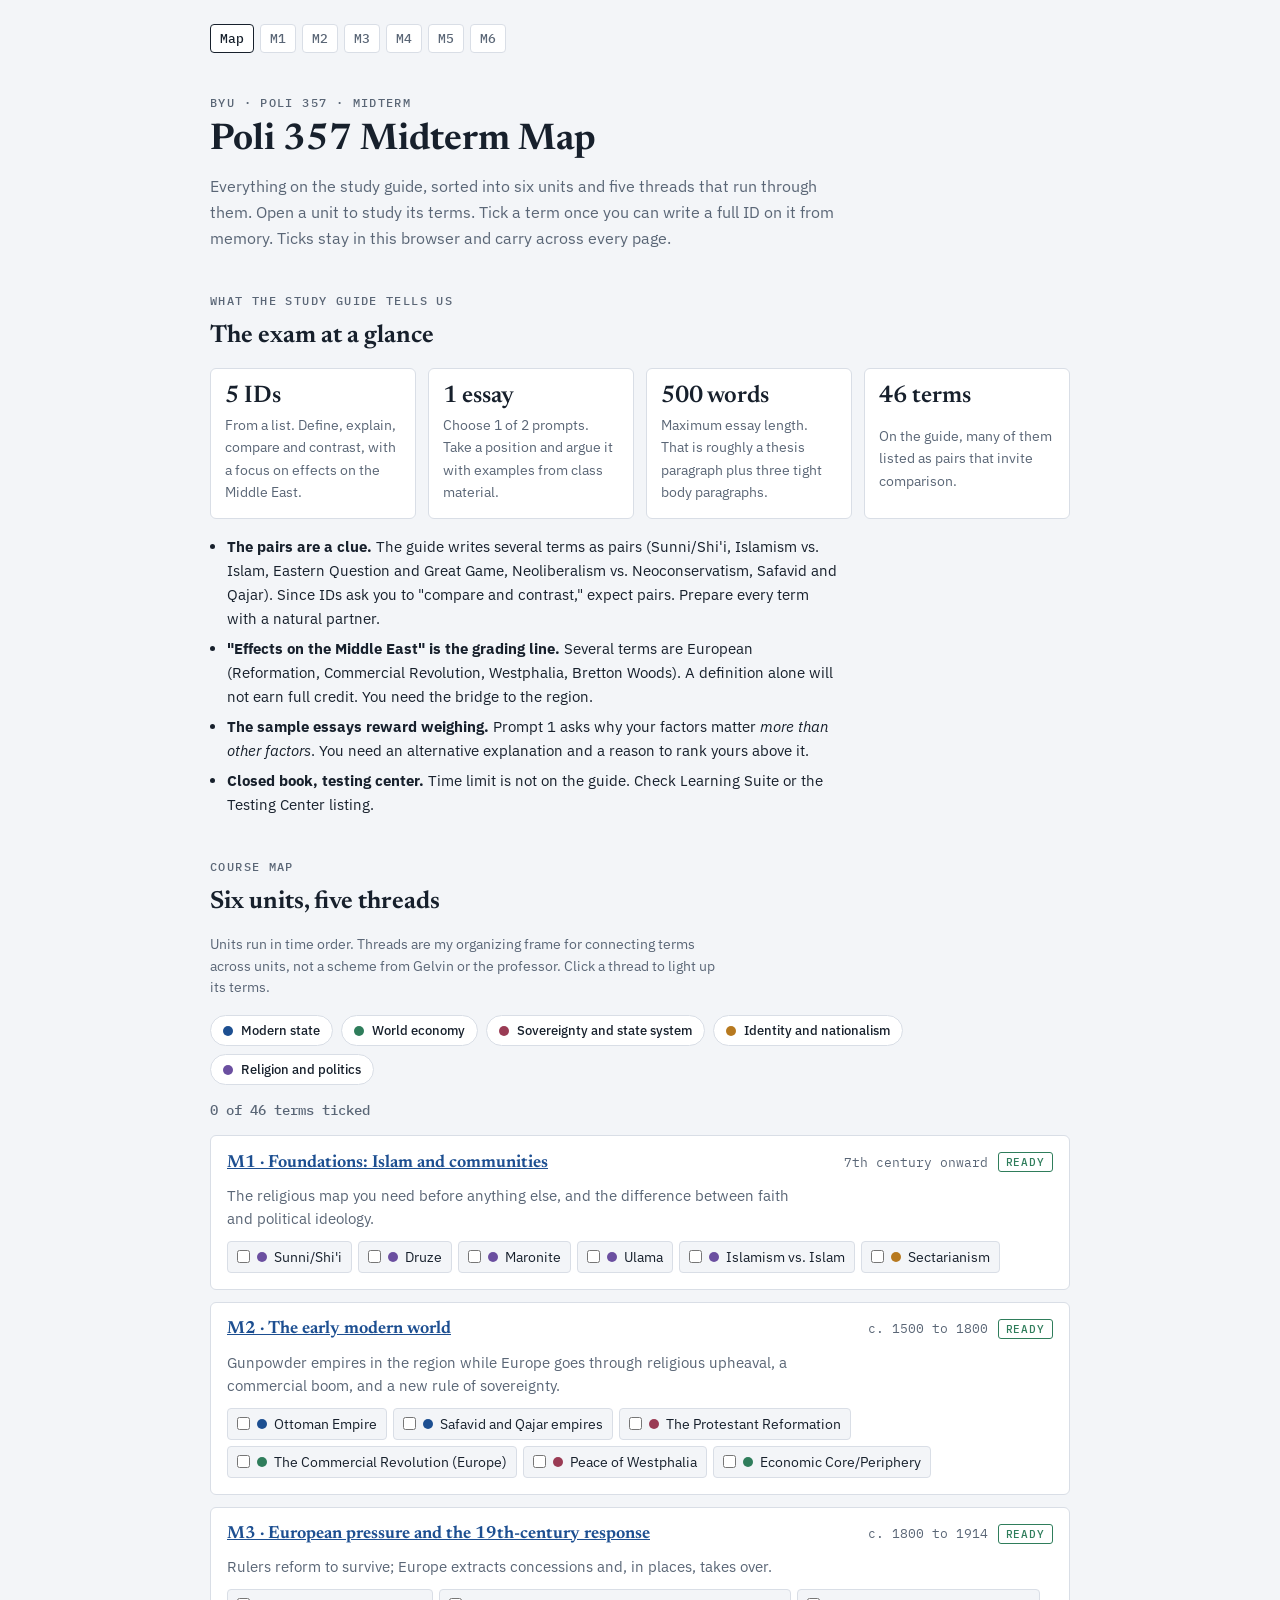
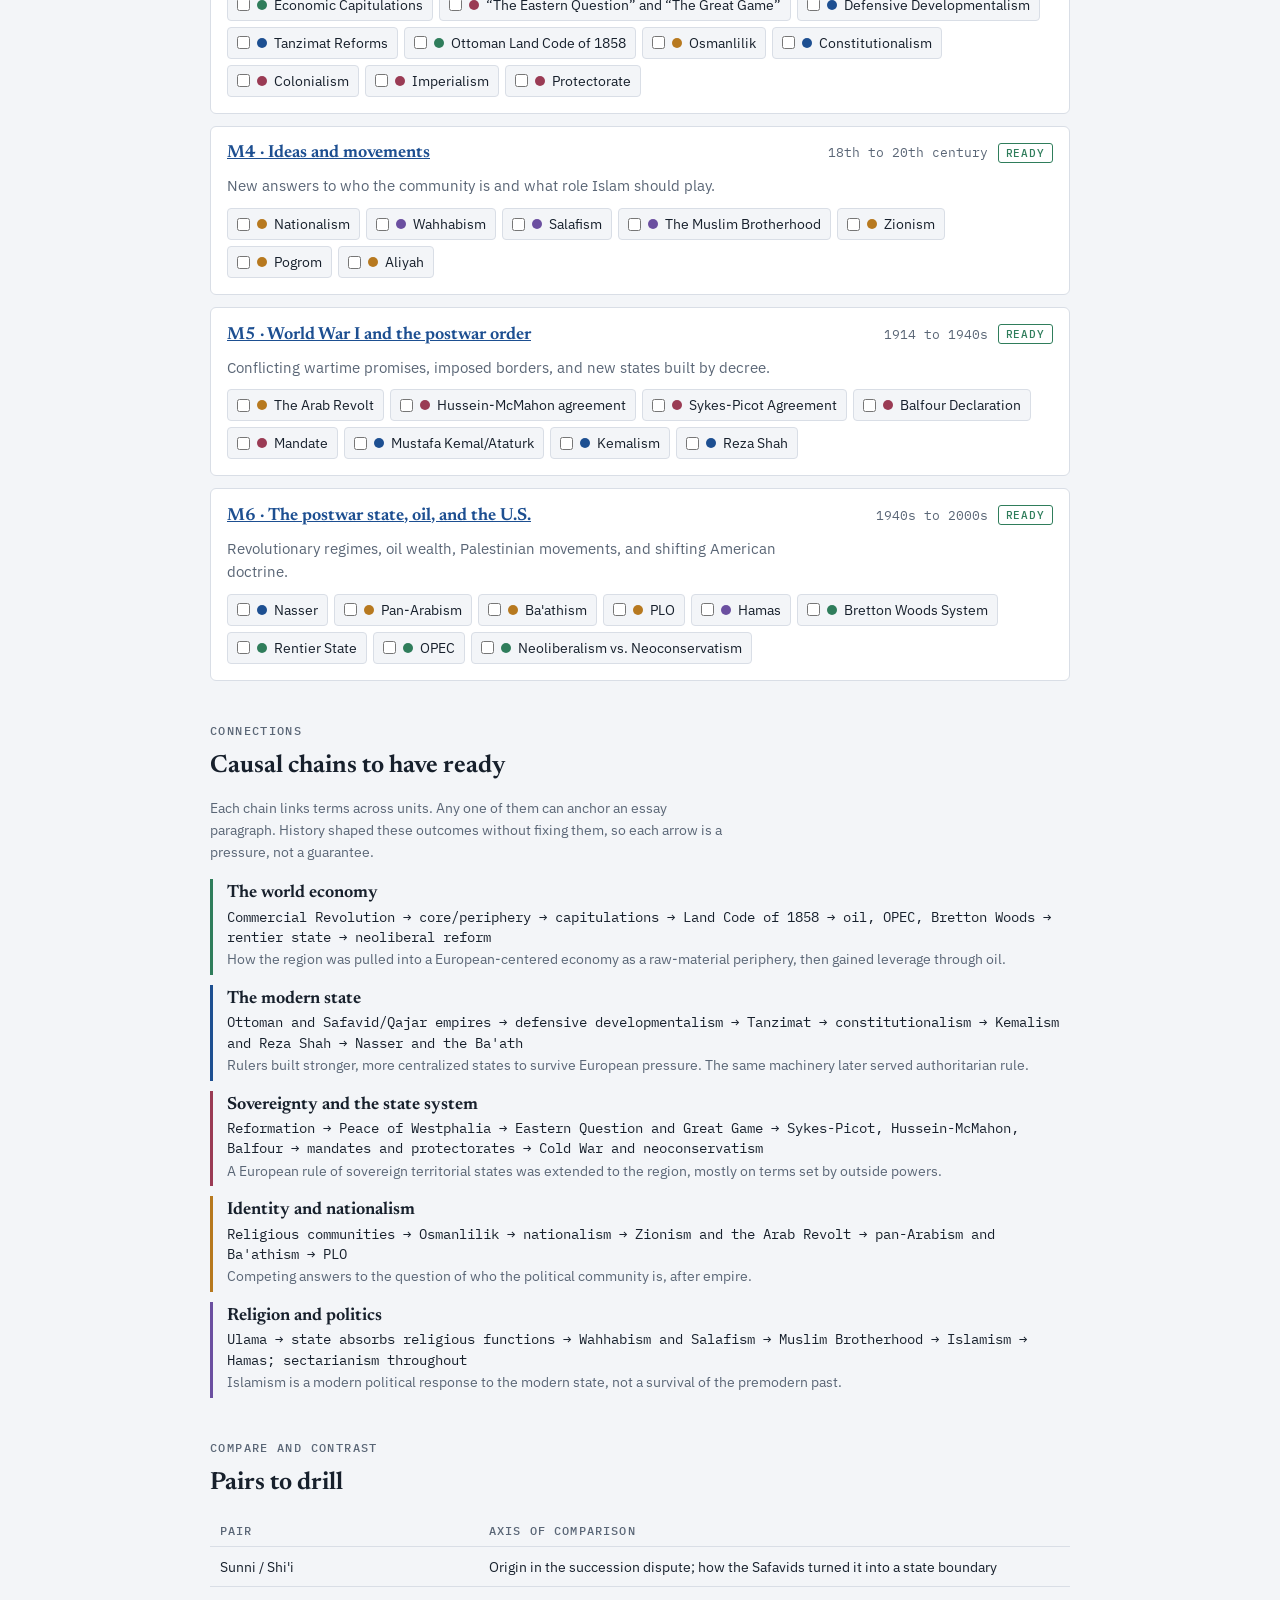
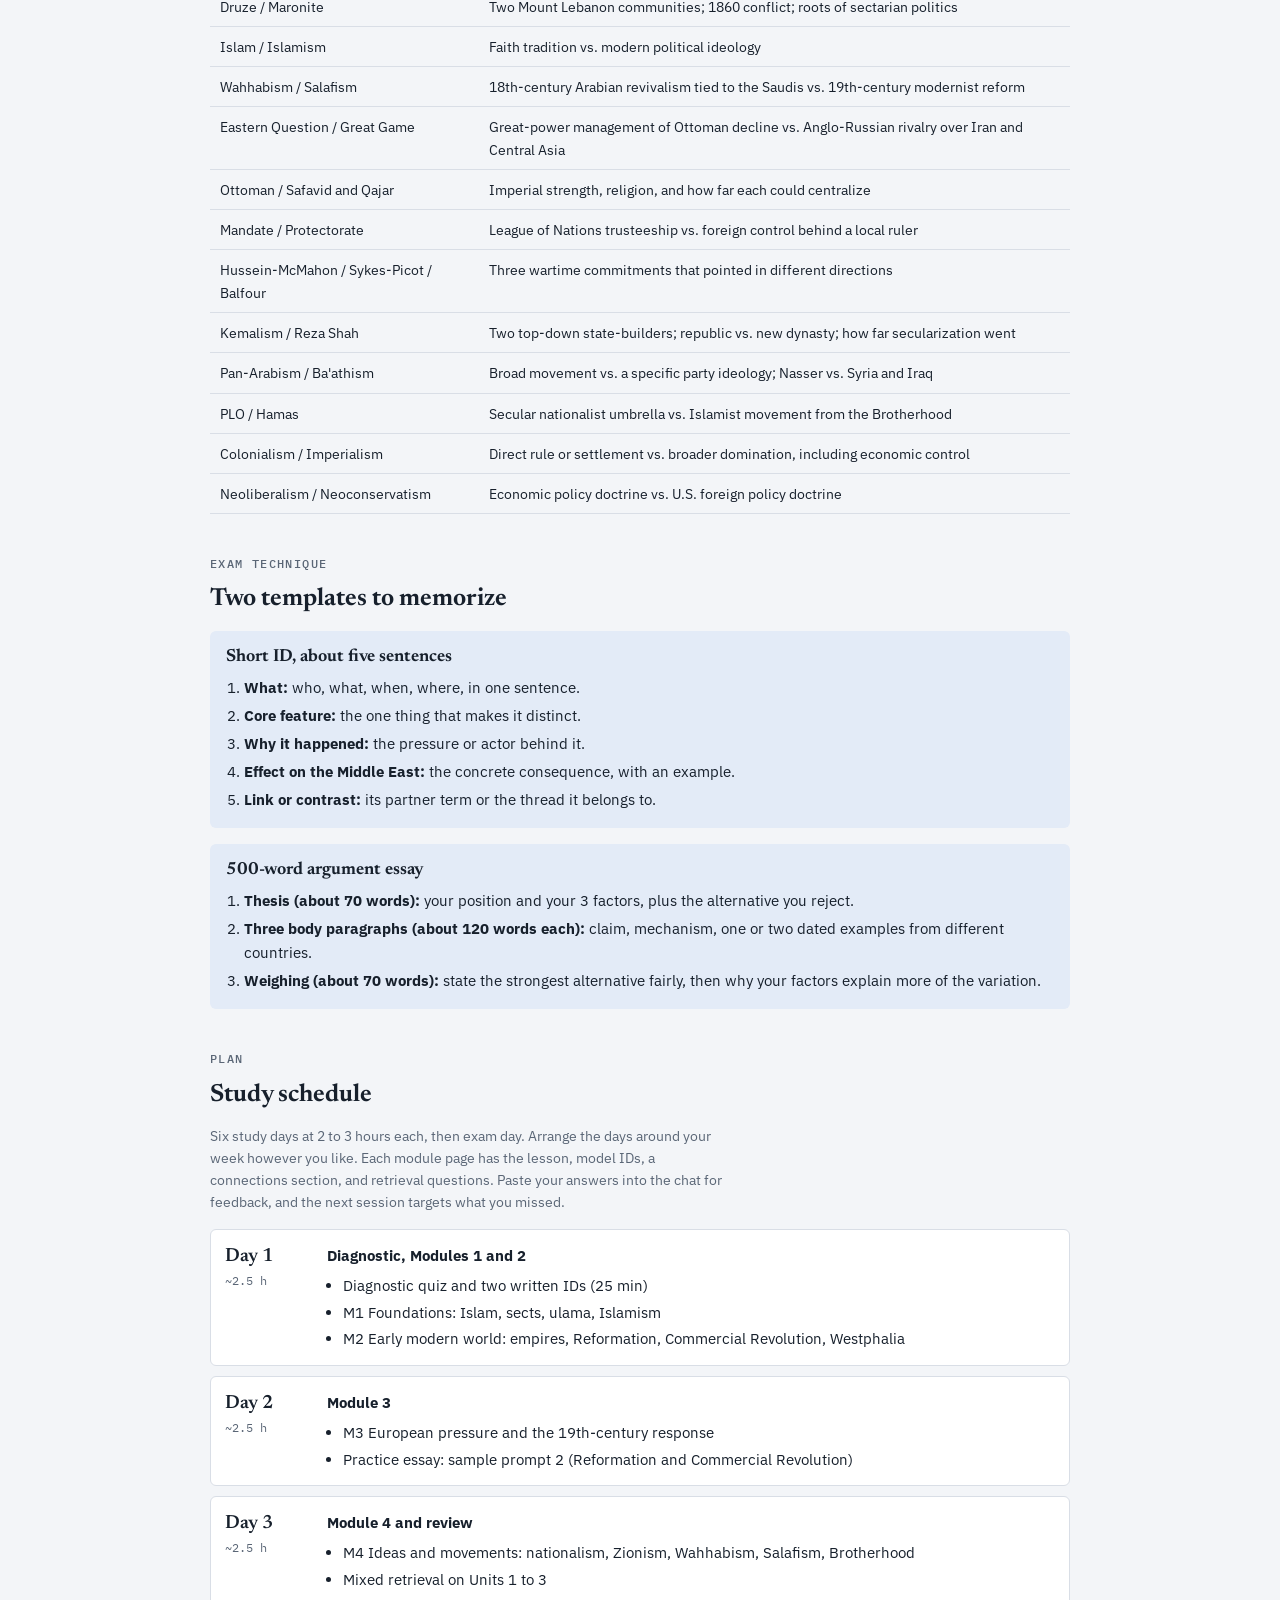
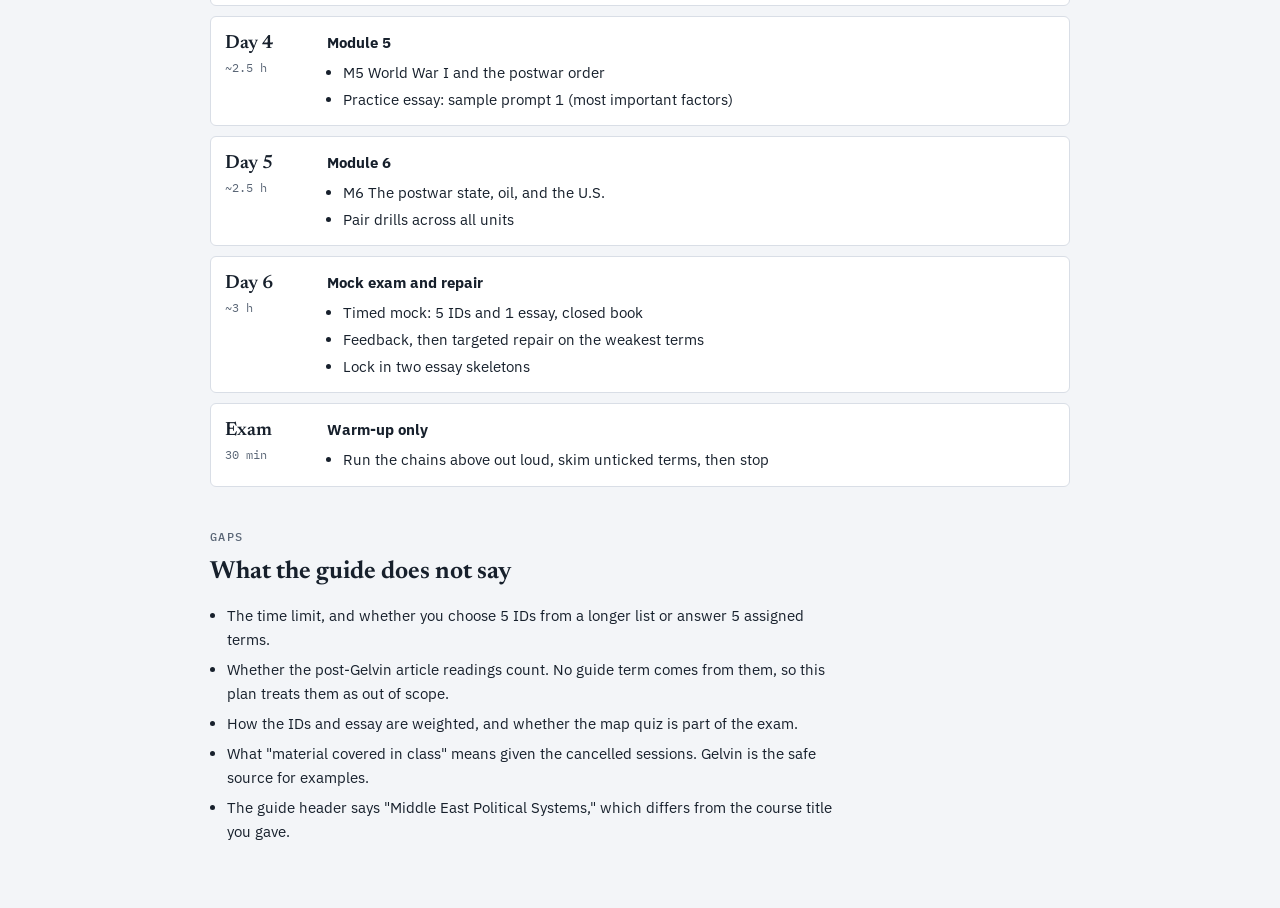
<file: index.html>
<!doctype html>
<html lang="en">
<head>
<meta charset="utf-8">
<meta name="viewport" content="width=device-width, initial-scale=1, viewport-fit=cover">
<title>Poli 357 Midterm Map</title>
<link rel="stylesheet" href="https://fonts.googleapis.com/css2?family=Newsreader:opsz,wght@6..72,500;6..72,650&family=IBM+Plex+Sans:wght@400;500;600&family=IBM+Plex+Mono:wght@400;500&display=swap">
<link rel="stylesheet" href="style.css">
</head>
<body>
<div class="wrap">
<nav class="sitenav" aria-label="Site"><a href="#" aria-current="page">Map</a><a href="m1.html">M1</a><a href="m2.html">M2</a><a href="m3.html">M3</a><a href="m4.html">M4</a><a href="m5.html">M5</a><a href="m6.html">M6</a></nav>
<header style="display:grid;gap:10px">
  <span class="eyebrow">BYU · POLI 357 · Midterm</span>
  <h1>Poli 357 Midterm Map</h1>
  <p class="lede">Everything on the study guide, sorted into six units and five threads that run through them. Open a unit to study its terms. Tick a term once you can write a full ID on it from memory. Ticks stay in this browser and carry across every page.</p>
</header>

<section>
  <span class="eyebrow">What the study guide tells us</span>
  <h2>The exam at a glance</h2>
  <div class="facts">
    <div class="fact"><b>5 IDs</b><span>From a list. Define, explain, compare and contrast, with a focus on effects on the Middle East.</span></div>
    <div class="fact"><b>1 essay</b><span>Choose 1 of 2 prompts. Take a position and argue it with examples from class material.</span></div>
    <div class="fact"><b>500 words</b><span>Maximum essay length. That is roughly a thesis paragraph plus three tight body paragraphs.</span></div>
    <div class="fact"><b>46 terms</b><span>On the guide, many of them listed as pairs that invite comparison.</span></div>
  </div>
  <ul class="clean">
    <li><b>The pairs are a clue.</b> The guide writes several terms as pairs (Sunni/Shi'i, Islamism vs. Islam, Eastern Question and Great Game, Neoliberalism vs. Neoconservatism, Safavid and Qajar). Since IDs ask you to "compare and contrast," expect pairs. Prepare every term with a natural partner.</li>
    <li><b>"Effects on the Middle East" is the grading line.</b> Several terms are European (Reformation, Commercial Revolution, Westphalia, Bretton Woods). A definition alone will not earn full credit. You need the bridge to the region.</li>
    <li><b>The sample essays reward weighing.</b> Prompt 1 asks why your factors matter <i>more than other factors</i>. You need an alternative explanation and a reason to rank yours above it.</li>
    <li><b>Closed book, testing center.</b> Time limit is not on the guide. Check Learning Suite or the Testing Center listing.</li>
  </ul>
</section>

<section>
  <span class="eyebrow">Course map</span>
  <h2>Six units, five threads</h2>
  <p class="note">Units run in time order. Threads are my organizing frame for connecting terms across units, not a scheme from Gelvin or the professor. Click a thread to light up its terms.</p>
  <div class="legend" id="legend"></div>
  <div class="progress" id="progress"></div>
  <div id="units" style="display:grid;gap:12px"></div>
</section>

<section>
  <span class="eyebrow">Connections</span>
  <h2>Causal chains to have ready</h2>
  <p class="note">Each chain links terms across units. Any one of them can anchor an essay paragraph. History shaped these outcomes without fixing them, so each arrow is a pressure, not a guarantee.</p>
  <div class="chains">
    <div class="chain" style="--c:var(--t2)"><h3>The world economy</h3><span class="steps">Commercial Revolution → core/periphery → capitulations → Land Code of 1858 → oil, OPEC, Bretton Woods → rentier state → neoliberal reform</span><small>How the region was pulled into a European-centered economy as a raw-material periphery, then gained leverage through oil.</small></div>
    <div class="chain" style="--c:var(--t1)"><h3>The modern state</h3><span class="steps">Ottoman and Safavid/Qajar empires → defensive developmentalism → Tanzimat → constitutionalism → Kemalism and Reza Shah → Nasser and the Ba'ath</span><small>Rulers built stronger, more centralized states to survive European pressure. The same machinery later served authoritarian rule.</small></div>
    <div class="chain" style="--c:var(--t3)"><h3>Sovereignty and the state system</h3><span class="steps">Reformation → Peace of Westphalia → Eastern Question and Great Game → Sykes-Picot, Hussein-McMahon, Balfour → mandates and protectorates → Cold War and neoconservatism</span><small>A European rule of sovereign territorial states was extended to the region, mostly on terms set by outside powers.</small></div>
    <div class="chain" style="--c:var(--t4)"><h3>Identity and nationalism</h3><span class="steps">Religious communities → Osmanlilik → nationalism → Zionism and the Arab Revolt → pan-Arabism and Ba'athism → PLO</span><small>Competing answers to the question of who the political community is, after empire.</small></div>
    <div class="chain" style="--c:var(--t5)"><h3>Religion and politics</h3><span class="steps">Ulama → state absorbs religious functions → Wahhabism and Salafism → Muslim Brotherhood → Islamism → Hamas; sectarianism throughout</span><small>Islamism is a modern political response to the modern state, not a survival of the premodern past.</small></div>
  </div>
</section>

<section>
  <span class="eyebrow">Compare and contrast</span>
  <h2>Pairs to drill</h2>
  <div class="tablebox"><table class="pairs">
    <thead><tr><th>Pair</th><th>Axis of comparison</th></tr></thead>
    <tbody>
      <tr><td>Sunni / Shi'i</td><td>Origin in the succession dispute; how the Safavids turned it into a state boundary</td></tr>
      <tr><td>Druze / Maronite</td><td>Two Mount Lebanon communities; 1860 conflict; roots of sectarian politics</td></tr>
      <tr><td>Islam / Islamism</td><td>Faith tradition vs. modern political ideology</td></tr>
      <tr><td>Wahhabism / Salafism</td><td>18th-century Arabian revivalism tied to the Saudis vs. 19th-century modernist reform</td></tr>
      <tr><td>Eastern Question / Great Game</td><td>Great-power management of Ottoman decline vs. Anglo-Russian rivalry over Iran and Central Asia</td></tr>
      <tr><td>Ottoman / Safavid and Qajar</td><td>Imperial strength, religion, and how far each could centralize</td></tr>
      <tr><td>Mandate / Protectorate</td><td>League of Nations trusteeship vs. foreign control behind a local ruler</td></tr>
      <tr><td>Hussein-McMahon / Sykes-Picot / Balfour</td><td>Three wartime commitments that pointed in different directions</td></tr>
      <tr><td>Kemalism / Reza Shah</td><td>Two top-down state-builders; republic vs. new dynasty; how far secularization went</td></tr>
      <tr><td>Pan-Arabism / Ba'athism</td><td>Broad movement vs. a specific party ideology; Nasser vs. Syria and Iraq</td></tr>
      <tr><td>PLO / Hamas</td><td>Secular nationalist umbrella vs. Islamist movement from the Brotherhood</td></tr>
      <tr><td>Colonialism / Imperialism</td><td>Direct rule or settlement vs. broader domination, including economic control</td></tr>
      <tr><td>Neoliberalism / Neoconservatism</td><td>Economic policy doctrine vs. U.S. foreign policy doctrine</td></tr>
    </tbody>
  </table></div>
</section>

<section>
  <span class="eyebrow">Exam technique</span>
  <h2>Two templates to memorize</h2>
  <div class="tmpl">
    <h3>Short ID, about five sentences</h3>
    <ol>
      <li><b>What:</b> who, what, when, where, in one sentence.</li>
      <li><b>Core feature:</b> the one thing that makes it distinct.</li>
      <li><b>Why it happened:</b> the pressure or actor behind it.</li>
      <li><b>Effect on the Middle East:</b> the concrete consequence, with an example.</li>
      <li><b>Link or contrast:</b> its partner term or the thread it belongs to.</li>
    </ol>
  </div>
  <div class="tmpl">
    <h3>500-word argument essay</h3>
    <ol>
      <li><b>Thesis (about 70 words):</b> your position and your 3 factors, plus the alternative you reject.</li>
      <li><b>Three body paragraphs (about 120 words each):</b> claim, mechanism, one or two dated examples from different countries.</li>
      <li><b>Weighing (about 70 words):</b> state the strongest alternative fairly, then why your factors explain more of the variation.</li>
    </ol>
  </div>
</section>

<section>
  <span class="eyebrow">Plan</span>
  <h2>Study schedule</h2>
  <p class="note">Six study days at 2 to 3 hours each, then exam day. Arrange the days around your week however you like. Each module page has the lesson, model IDs, a connections section, and retrieval questions. Paste your answers into the chat for feedback, and the next session targets what you missed.</p>
  <div class="ledger">
    <div class="day"><span><span class="d">Day 1</span><br><span class="h">~2.5 h</span></span><div><b>Diagnostic, Modules 1 and 2</b><ul><li>Diagnostic quiz and two written IDs (25 min)</li><li>M1 Foundations: Islam, sects, ulama, Islamism</li><li>M2 Early modern world: empires, Reformation, Commercial Revolution, Westphalia</li></ul></div></div>
    <div class="day"><span><span class="d">Day 2</span><br><span class="h">~2.5 h</span></span><div><b>Module 3</b><ul><li>M3 European pressure and the 19th-century response</li><li>Practice essay: sample prompt 2 (Reformation and Commercial Revolution)</li></ul></div></div>
    <div class="day"><span><span class="d">Day 3</span><br><span class="h">~2.5 h</span></span><div><b>Module 4 and review</b><ul><li>M4 Ideas and movements: nationalism, Zionism, Wahhabism, Salafism, Brotherhood</li><li>Mixed retrieval on Units 1 to 3</li></ul></div></div>
    <div class="day"><span><span class="d">Day 4</span><br><span class="h">~2.5 h</span></span><div><b>Module 5</b><ul><li>M5 World War I and the postwar order</li><li>Practice essay: sample prompt 1 (most important factors)</li></ul></div></div>
    <div class="day"><span><span class="d">Day 5</span><br><span class="h">~2.5 h</span></span><div><b>Module 6</b><ul><li>M6 The postwar state, oil, and the U.S.</li><li>Pair drills across all units</li></ul></div></div>
    <div class="day"><span><span class="d">Day 6</span><br><span class="h">~3 h</span></span><div><b>Mock exam and repair</b><ul><li>Timed mock: 5 IDs and 1 essay, closed book</li><li>Feedback, then targeted repair on the weakest terms</li><li>Lock in two essay skeletons</li></ul></div></div>
    <div class="day"><span><span class="d">Exam</span><br><span class="h">30 min</span></span><div><b>Warm-up only</b><ul><li>Run the chains above out loud, skim unticked terms, then stop</li></ul></div></div>
  </div>
</section>

<section>
  <span class="eyebrow">Gaps</span>
  <h2>What the guide does not say</h2>
  <ul class="clean">
    <li>The time limit, and whether you choose 5 IDs from a longer list or answer 5 assigned terms.</li>
    <li>Whether the post-Gelvin article readings count. No guide term comes from them, so this plan treats them as out of scope.</li>
    <li>How the IDs and essay are weighted, and whether the map quiz is part of the exam.</li>
    <li>What "material covered in class" means given the cancelled sessions. Gelvin is the safe source for examples.</li>
    <li>The guide header says "Middle East Political Systems," which differs from the course title you gave.</li>
  </ul>
</section>
</div>

<script>
const threads=[
 {id:"t1",name:"Modern state"},{id:"t2",name:"World economy"},{id:"t3",name:"Sovereignty and state system"},
 {id:"t4",name:"Identity and nationalism"},{id:"t5",name:"Religion and politics"}];
const units=[
 {n:"M1",ready:true,title:"Foundations: Islam and communities",when:"7th century onward",blurb:"The religious map you need before anything else, and the difference between faith and political ideology.",
  terms:[["Sunni/Shi'i","t5"],["Druze","t5"],["Maronite","t5"],["Ulama","t5"],["Islamism vs. Islam","t5"],["Sectarianism","t4"]]},
 {n:"M2",title:"The early modern world",when:"c. 1500 to 1800",blurb:"Gunpowder empires in the region while Europe goes through religious upheaval, a commercial boom, and a new rule of sovereignty.",
  terms:[["Ottoman Empire","t1"],["Safavid and Qajar empires","t1"],["The Protestant Reformation","t3"],["The Commercial Revolution (Europe)","t2"],["Peace of Westphalia","t3"],["Economic Core/Periphery","t2"]]},
 {n:"M3",title:"European pressure and the 19th-century response",when:"c. 1800 to 1914",blurb:"Rulers reform to survive; Europe extracts concessions and, in places, takes over.",
  terms:[["Economic Capitulations","t2"],["“The Eastern Question” and “The Great Game”","t3"],["Defensive Developmentalism","t1"],["Tanzimat Reforms","t1"],["Ottoman Land Code of 1858","t2"],["Osmanlilik","t4"],["Constitutionalism","t1"],["Colonialism","t3"],["Imperialism","t3"],["Protectorate","t3"]]},
 {n:"M4",title:"Ideas and movements",when:"18th to 20th century",blurb:"New answers to who the community is and what role Islam should play.",
  terms:[["Nationalism","t4"],["Wahhabism","t5"],["Salafism","t5"],["The Muslim Brotherhood","t5"],["Zionism","t4"],["Pogrom","t4"],["Aliyah","t4"]]},
 {n:"M5",title:"World War I and the postwar order",when:"1914 to 1940s",blurb:"Conflicting wartime promises, imposed borders, and new states built by decree.",
  terms:[["The Arab Revolt","t4"],["Hussein-McMahon agreement","t3"],["Sykes-Picot Agreement","t3"],["Balfour Declaration","t3"],["Mandate","t3"],["Mustafa Kemal/Ataturk","t1"],["Kemalism","t1"],["Reza Shah","t1"]]},
 {n:"M6",title:"The postwar state, oil, and the U.S.",when:"1940s to 2000s",blurb:"Revolutionary regimes, oil wealth, Palestinian movements, and shifting American doctrine.",
  terms:[["Nasser","t1"],["Pan-Arabism","t4"],["Ba'athism","t4"],["PLO","t4"],["Hamas","t5"],["Bretton Woods System","t2"],["Rentier State","t2"],["OPEC","t2"],["Neoliberalism vs. Neoconservatism","t2"]]}
];
let saved={};try{saved=JSON.parse(localStorage.getItem("p357ticks")||"{}")}catch(e){}
const total=units.reduce((a,u)=>a+u.terms.length,0);
const U=document.getElementById("units"),L=document.getElementById("legend"),P=document.getElementById("progress");
function prog(){const c=Object.values(saved).filter(Boolean).length;P.textContent=c+" of "+total+" terms ticked"}
units.forEach(u=>{
 const el=document.createElement("div");el.className="unit";
 el.innerHTML=`<header><h3><a href="${u.n.toLowerCase()}.html">${u.n} · ${u.title}</a></h3><span style="display:flex;gap:10px;align-items:center"><span class="when">${u.when}</span><span class="status ready">Ready</span></span></header><p>${u.blurb}</p><div class="chips"></div>`;
 const box=el.querySelector(".chips");
 u.terms.forEach(([t,th],i)=>{
  const id="term-"+u.n+"-"+i;
  const lab=document.createElement("label");lab.className="chip";lab.dataset.t=th;lab.htmlFor=id;
  lab.innerHTML=`<input type="checkbox" id="${id}"><span class="dot" style="background:var(--${th})"></span><span></span>`;
  lab.lastChild.textContent=t;
  const cb=lab.querySelector("input");cb.checked=!!saved[t];lab.classList.toggle("done",cb.checked);
  cb.addEventListener("change",()=>{saved[t]=cb.checked;lab.classList.toggle("done",cb.checked);try{localStorage.setItem("p357ticks",JSON.stringify(saved))}catch(e){}prog()});
  box.appendChild(lab)});
 U.appendChild(el)});
let active=null;
threads.forEach(t=>{
 const b=document.createElement("button");b.type="button";b.setAttribute("aria-pressed","false");
 b.innerHTML=`<span class="dot" style="background:var(--${t.id})"></span>${t.name}`;
 b.addEventListener("click",()=>{
  active=active===t.id?null:t.id;
  L.querySelectorAll("button").forEach(x=>x.setAttribute("aria-pressed","false"));
  if(active)b.setAttribute("aria-pressed","true");
  U.classList.toggle("dim",!!active);
  U.querySelectorAll(".chip").forEach(c=>c.classList.toggle("on",c.dataset.t===active))});
 L.appendChild(b)});
prog();
</script>
</body>
</html>
</file>
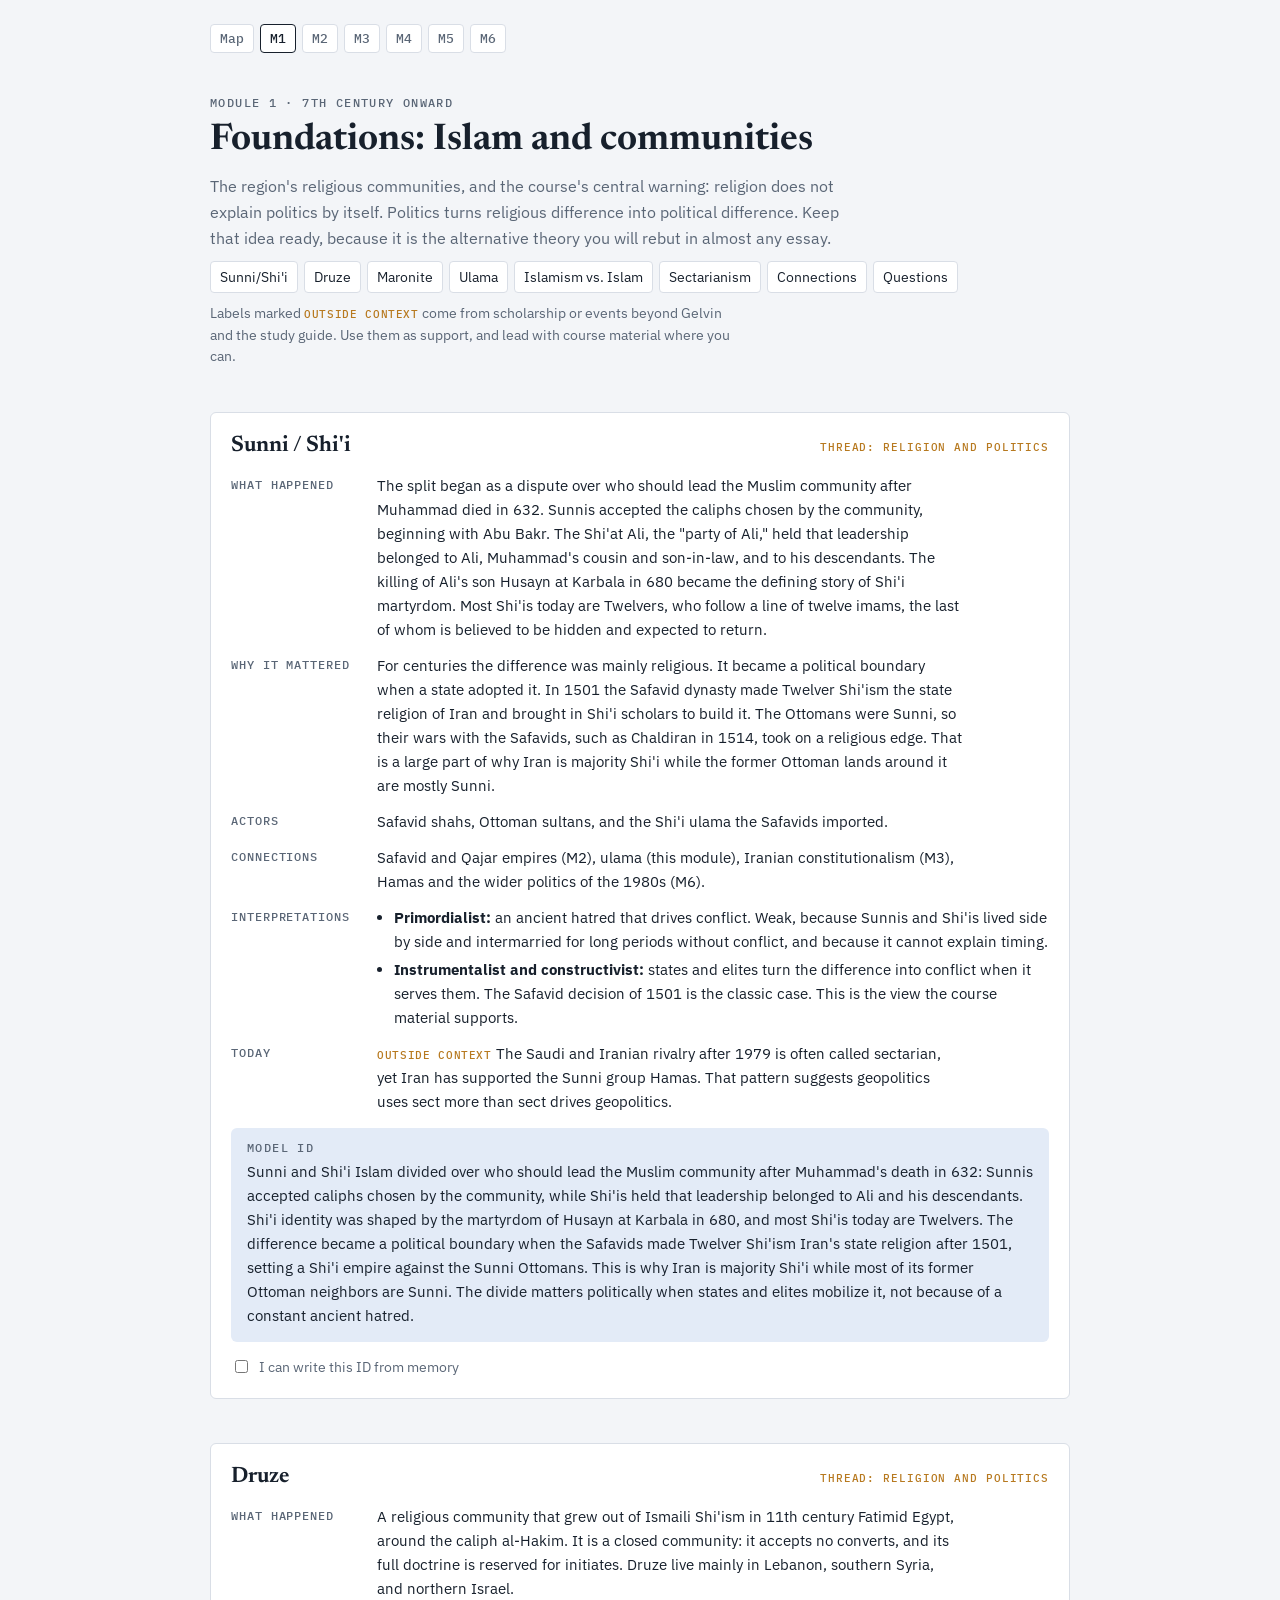
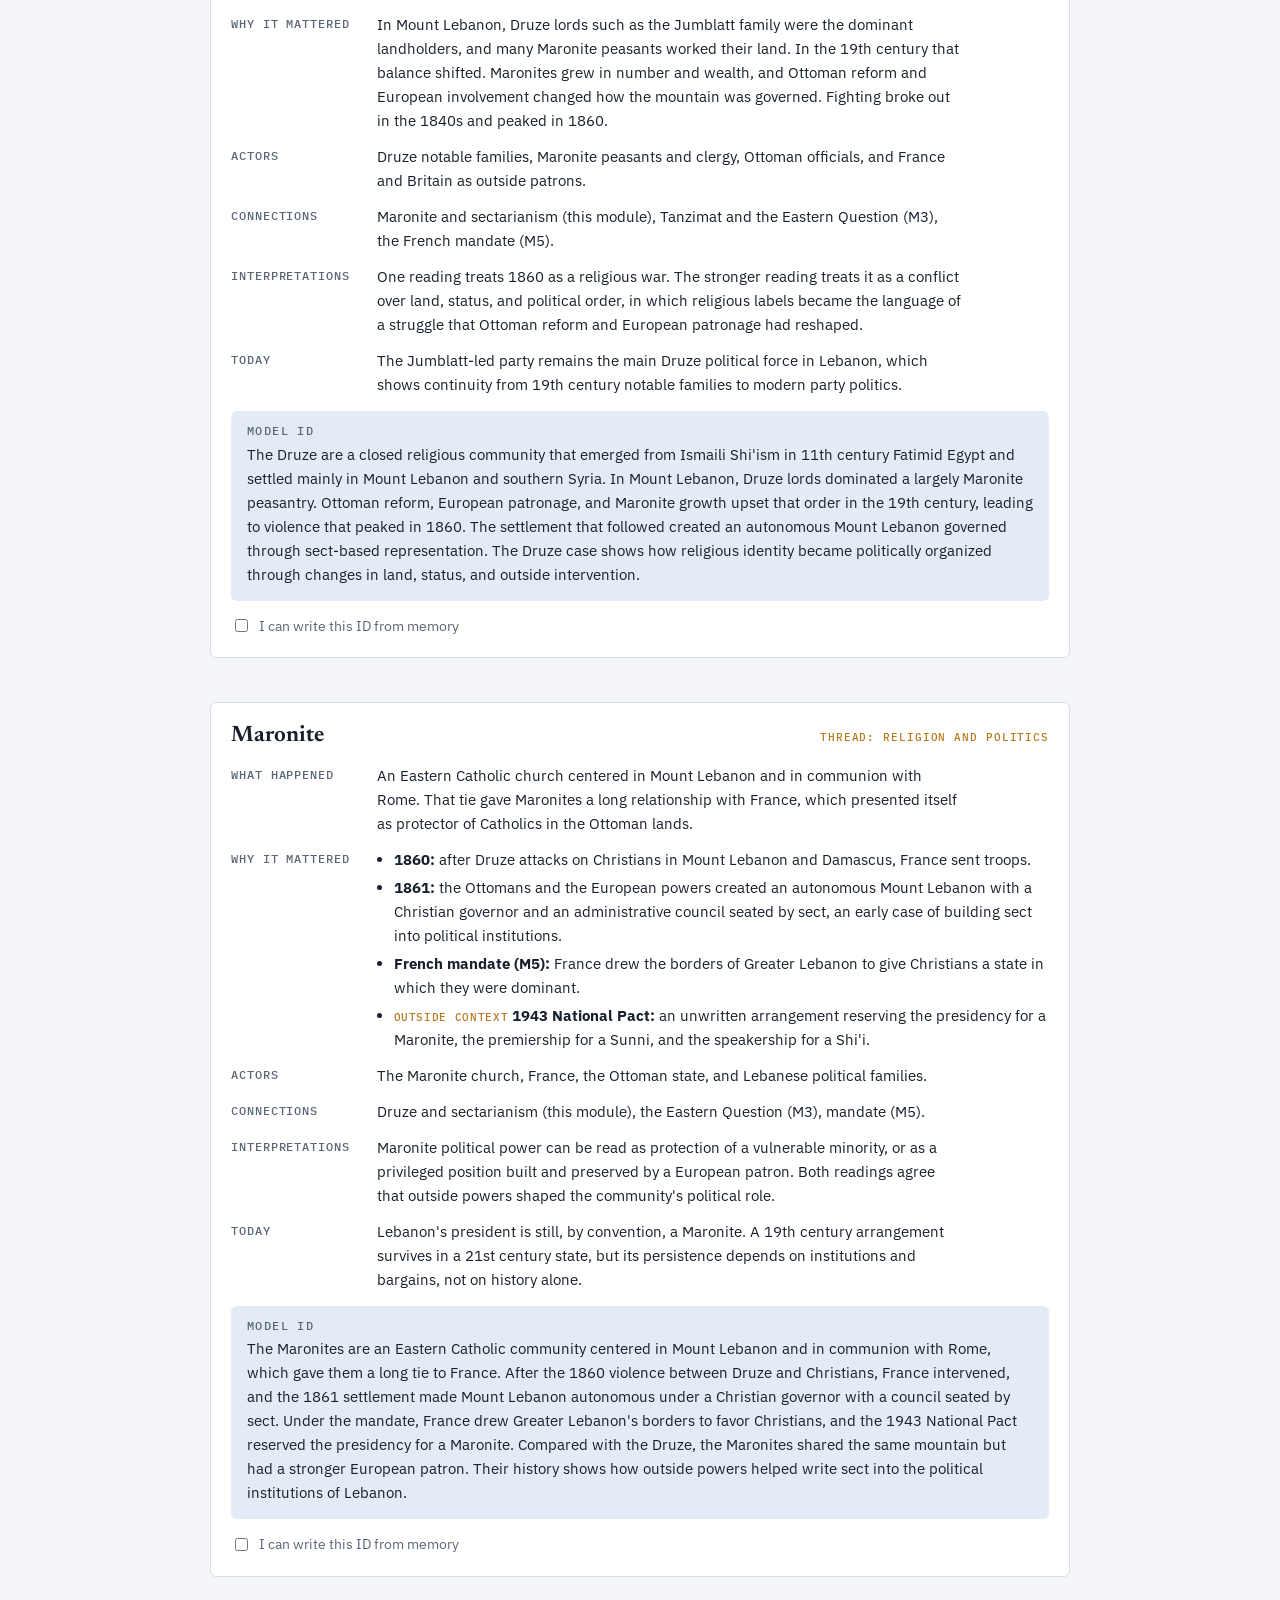
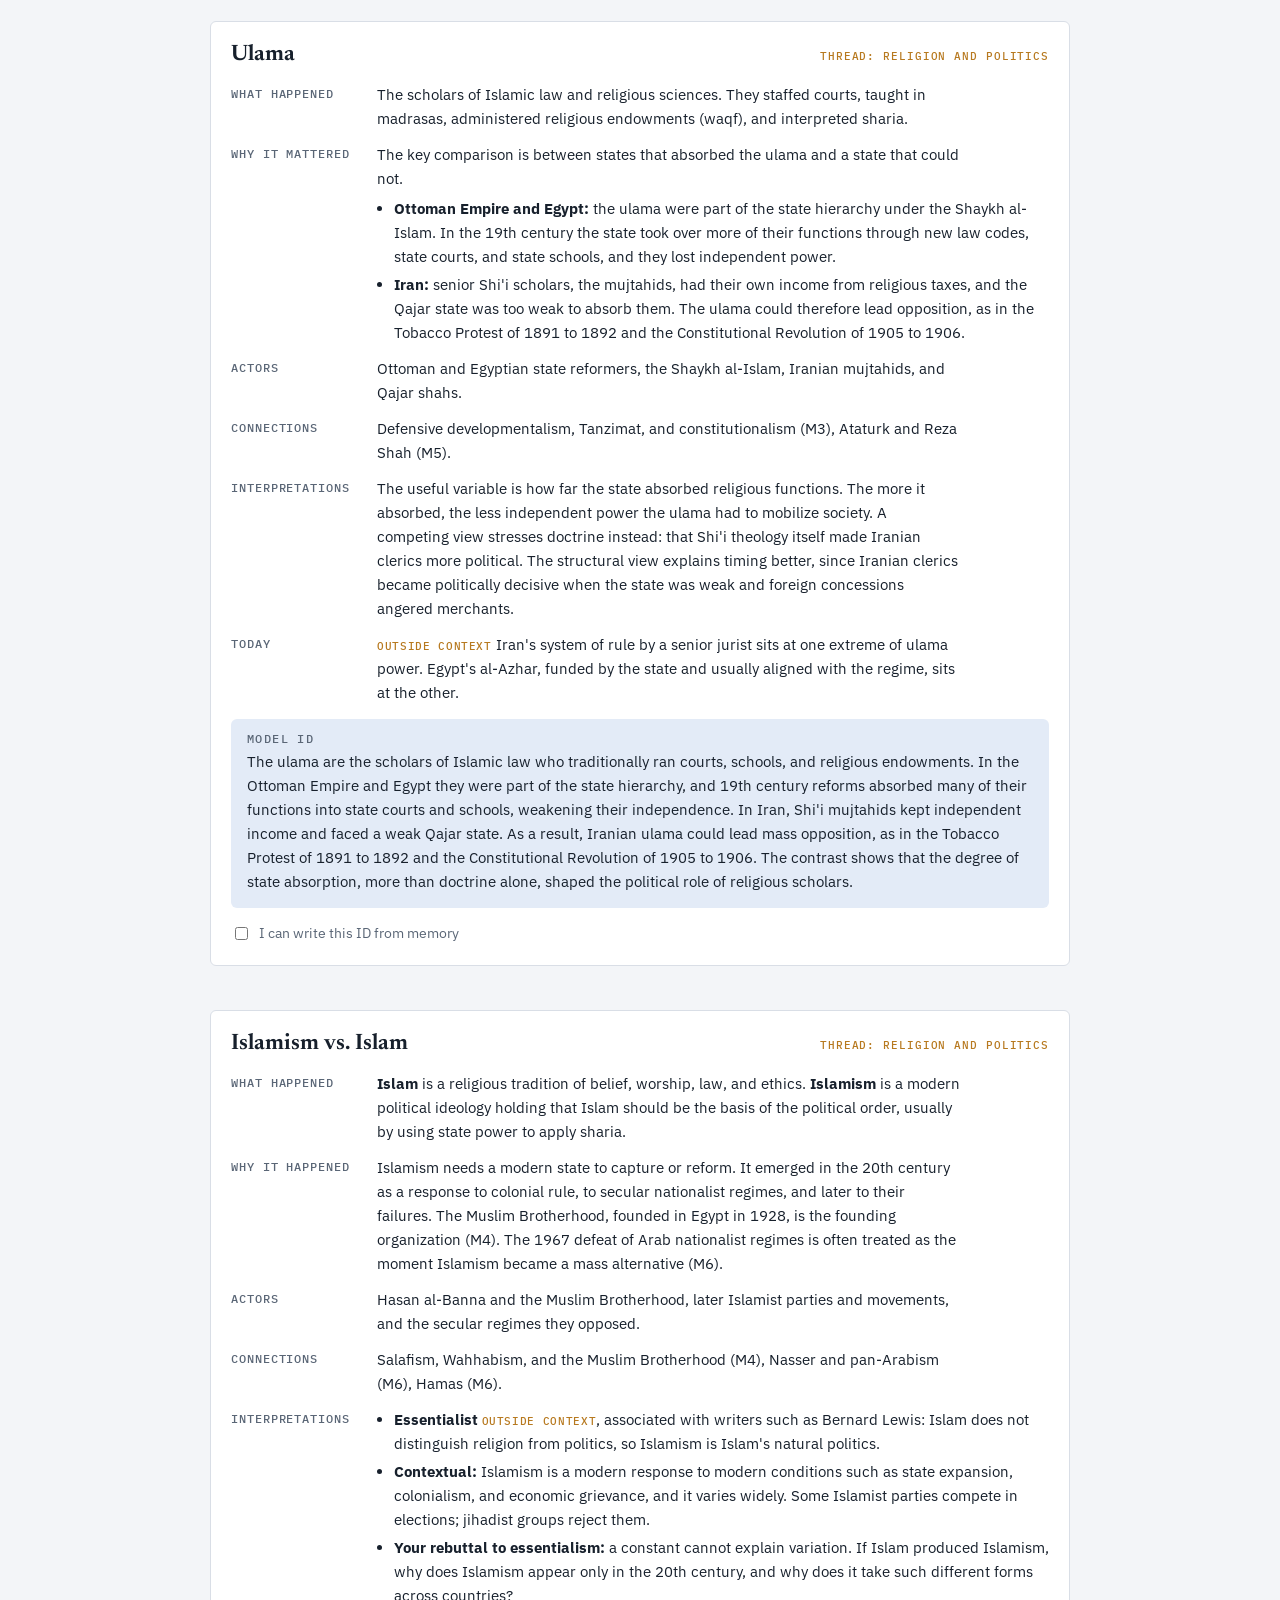
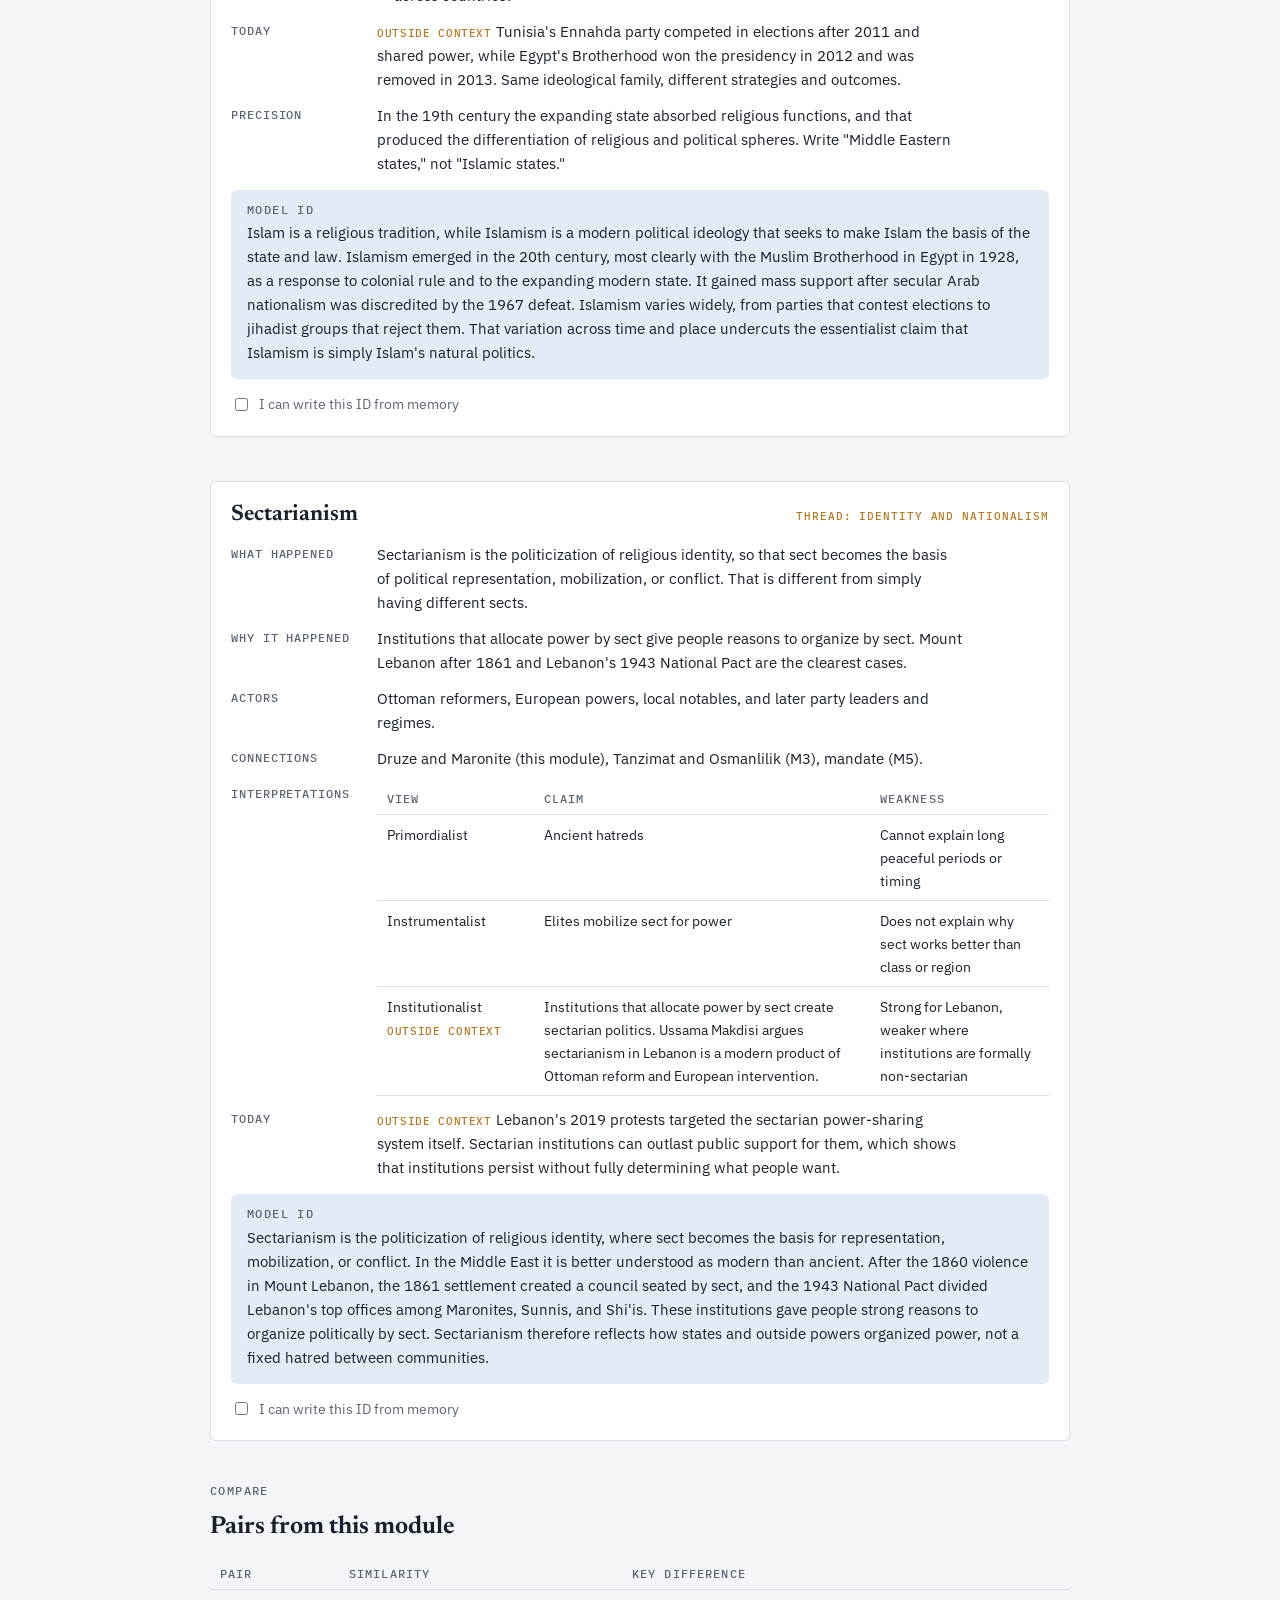
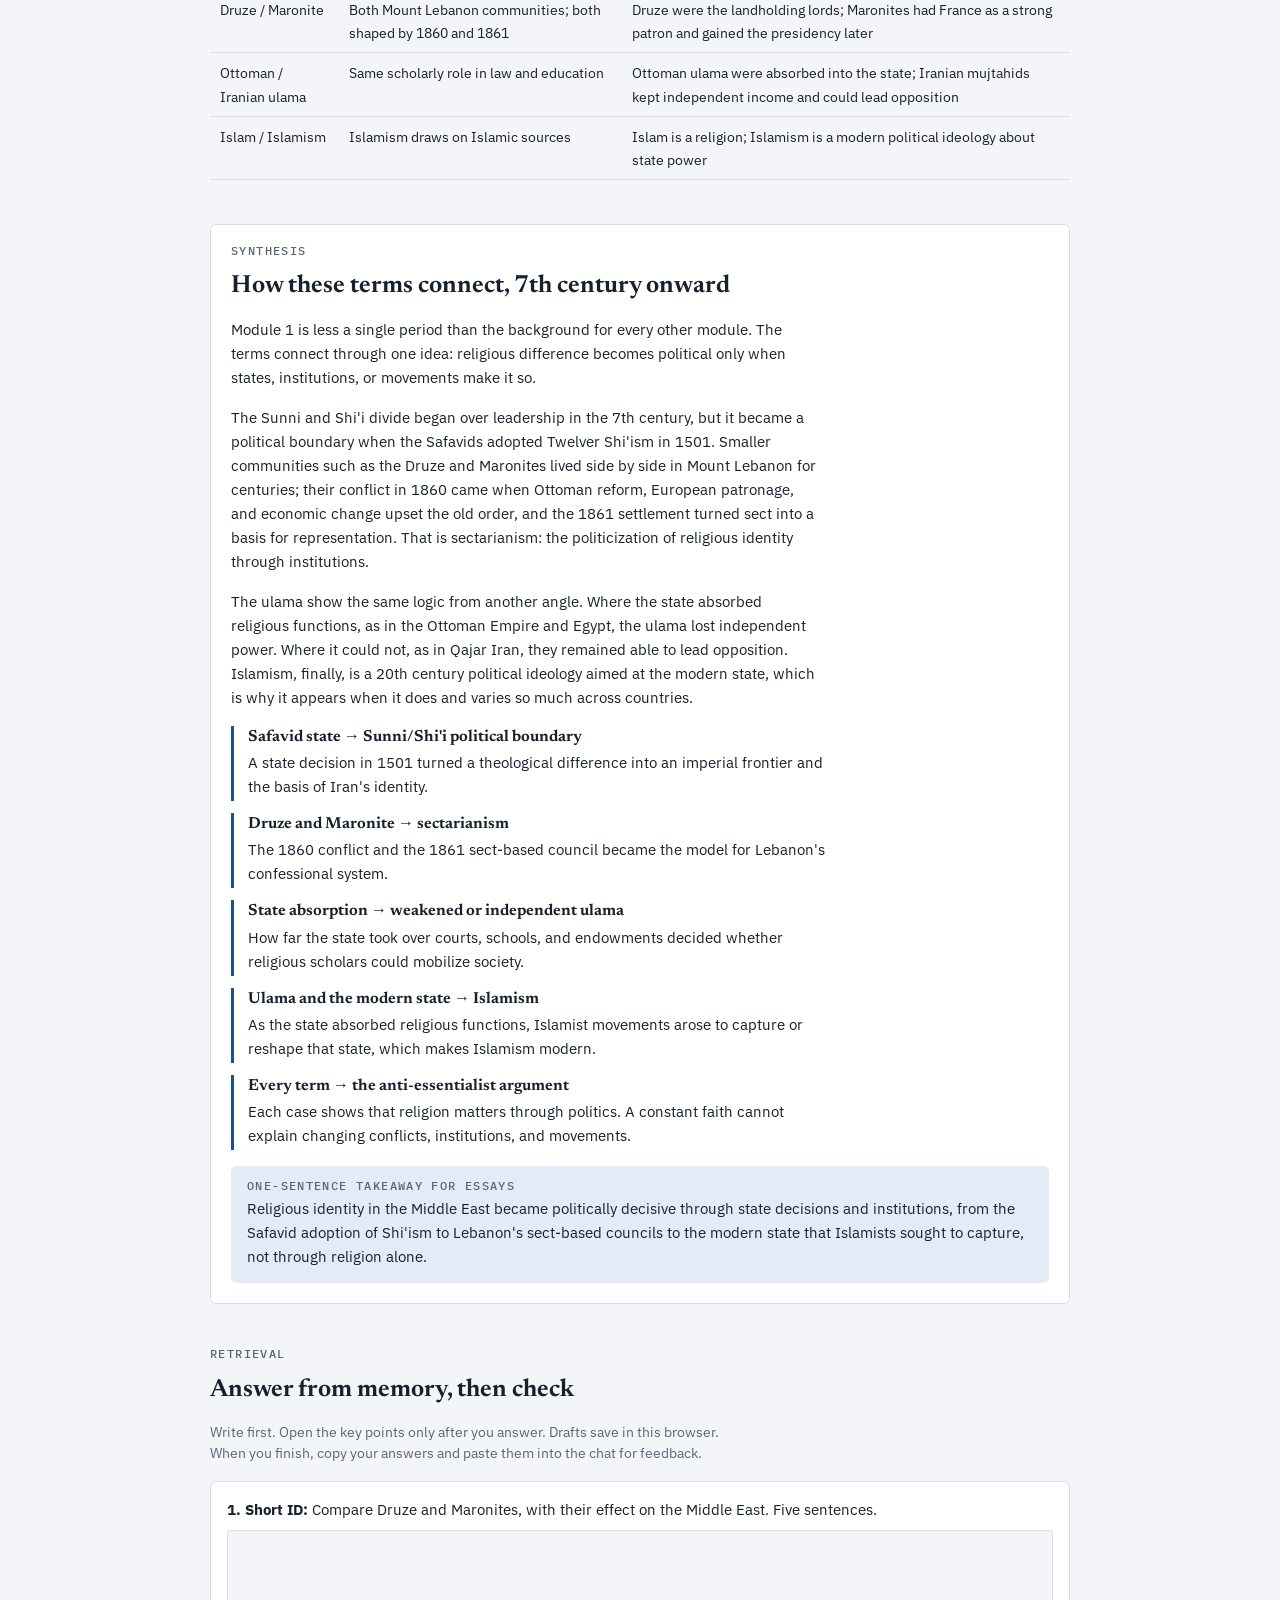
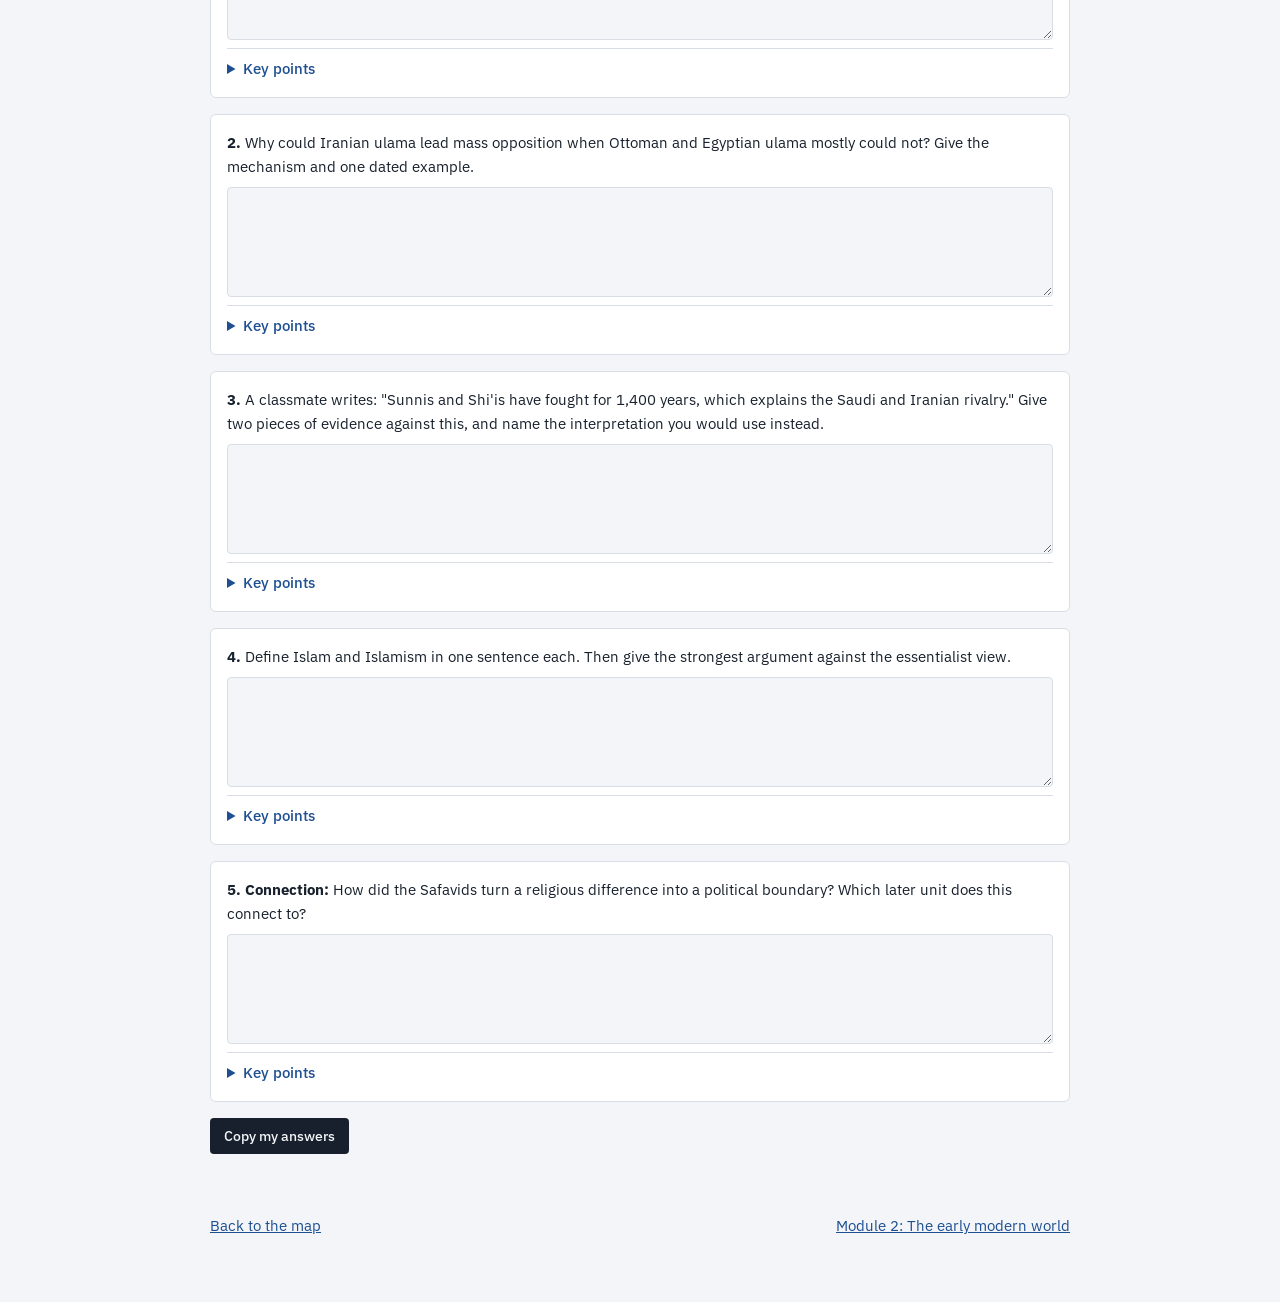
<file: m1.html>
<!doctype html>
<html lang="en">
<head>
<meta charset="utf-8">
<meta name="viewport" content="width=device-width, initial-scale=1, viewport-fit=cover">
<title>M1 Islam and Communities</title>
<link rel="stylesheet" href="https://fonts.googleapis.com/css2?family=Newsreader:opsz,wght@6..72,500;6..72,650&family=IBM+Plex+Sans:wght@400;500;600&family=IBM+Plex+Mono:wght@400;500&display=swap">
<link rel="stylesheet" href="style.css">
</head>
<body>
<div class="wrap">
<nav class="sitenav" aria-label="Site"><a href="index.html">Map</a><a href="m1.html" aria-current="page">M1</a><a href="m2.html">M2</a><a href="m3.html">M3</a><a href="m4.html">M4</a><a href="m5.html">M5</a><a href="m6.html">M6</a></nav>

<header style="display:grid;gap:10px">
  <span class="eyebrow">Module 1 · 7th century onward</span>
  <h1>Foundations: Islam and communities</h1>
  <p class="lede">The region's religious communities, and the course's central warning: religion does not explain politics by itself. Politics turns religious difference into political difference. Keep that idea ready, because it is the alternative theory you will rebut in almost any essay.</p>
  <div class="toc"><a href="#sunni-shii">Sunni/Shi'i</a><a href="#druze">Druze</a><a href="#maronite">Maronite</a><a href="#ulama">Ulama</a><a href="#islamism">Islamism vs. Islam</a><a href="#sectarianism">Sectarianism</a><a href="#connections">Connections</a><a href="#questions">Questions</a></div>
  <p class="note">Labels marked <span class="outside">outside context</span> come from scholarship or events beyond Gelvin and the study guide. Use them as support, and lead with course material where you can.</p>
</header>

<!-- 1 -->
<article class="term" id="sunni-shii">
  <header><h2>Sunni / Shi'i</h2><span class="tag">Thread: religion and politics</span></header>
  <dl class="rows">
    <div><dt>What happened</dt><dd><p>The split began as a dispute over who should lead the Muslim community after Muhammad died in 632. Sunnis accepted the caliphs chosen by the community, beginning with Abu Bakr. The Shi'at Ali, the "party of Ali," held that leadership belonged to Ali, Muhammad's cousin and son-in-law, and to his descendants. The killing of Ali's son Husayn at Karbala in 680 became the defining story of Shi'i martyrdom. Most Shi'is today are Twelvers, who follow a line of twelve imams, the last of whom is believed to be hidden and expected to return.</p></dd></div>
    <div><dt>Why it mattered</dt><dd><p>For centuries the difference was mainly religious. It became a political boundary when a state adopted it. In 1501 the Safavid dynasty made Twelver Shi'ism the state religion of Iran and brought in Shi'i scholars to build it. The Ottomans were Sunni, so their wars with the Safavids, such as Chaldiran in 1514, took on a religious edge. That is a large part of why Iran is majority Shi'i while the former Ottoman lands around it are mostly Sunni.</p></dd></div>
    <div><dt>Actors</dt><dd><p>Safavid shahs, Ottoman sultans, and the Shi'i ulama the Safavids imported.</p></dd></div>
    <div><dt>Connections</dt><dd><p>Safavid and Qajar empires (M2), ulama (this module), Iranian constitutionalism (M3), Hamas and the wider politics of the 1980s (M6).</p></dd></div>
    <div><dt>Interpretations</dt><dd><ul>
      <li><b>Primordialist:</b> an ancient hatred that drives conflict. Weak, because Sunnis and Shi'is lived side by side and intermarried for long periods without conflict, and because it cannot explain timing.</li>
      <li><b>Instrumentalist and constructivist:</b> states and elites turn the difference into conflict when it serves them. The Safavid decision of 1501 is the classic case. This is the view the course material supports.</li>
    </ul></dd></div>
    <div><dt>Today</dt><dd><p><span class="outside">outside context</span> The Saudi and Iranian rivalry after 1979 is often called sectarian, yet Iran has supported the Sunni group Hamas. That pattern suggests geopolitics uses sect more than sect drives geopolitics.</p></dd></div>
  </dl>
  <div class="idbox"><span class="eyebrow">Model ID</span><p>Sunni and Shi'i Islam divided over who should lead the Muslim community after Muhammad's death in 632: Sunnis accepted caliphs chosen by the community, while Shi'is held that leadership belonged to Ali and his descendants. Shi'i identity was shaped by the martyrdom of Husayn at Karbala in 680, and most Shi'is today are Twelvers. The difference became a political boundary when the Safavids made Twelver Shi'ism Iran's state religion after 1501, setting a Shi'i empire against the Sunni Ottomans. This is why Iran is majority Shi'i while most of its former Ottoman neighbors are Sunni. The divide matters politically when states and elites mobilize it, not because of a constant ancient hatred.</p></div>
  <label class="selfcheck"><input type="checkbox" id="tick-m1-0" data-term="Sunni/Shi'i"> I can write this ID from memory</label>
</article>

<!-- 2 -->
<article class="term" id="druze">
  <header><h2>Druze</h2><span class="tag">Thread: religion and politics</span></header>
  <dl class="rows">
    <div><dt>What happened</dt><dd><p>A religious community that grew out of Ismaili Shi'ism in 11th century Fatimid Egypt, around the caliph al-Hakim. It is a closed community: it accepts no converts, and its full doctrine is reserved for initiates. Druze live mainly in Lebanon, southern Syria, and northern Israel.</p></dd></div>
    <div><dt>Why it mattered</dt><dd><p>In Mount Lebanon, Druze lords such as the Jumblatt family were the dominant landholders, and many Maronite peasants worked their land. In the 19th century that balance shifted. Maronites grew in number and wealth, and Ottoman reform and European involvement changed how the mountain was governed. Fighting broke out in the 1840s and peaked in 1860.</p></dd></div>
    <div><dt>Actors</dt><dd><p>Druze notable families, Maronite peasants and clergy, Ottoman officials, and France and Britain as outside patrons.</p></dd></div>
    <div><dt>Connections</dt><dd><p>Maronite and sectarianism (this module), Tanzimat and the Eastern Question (M3), the French mandate (M5).</p></dd></div>
    <div><dt>Interpretations</dt><dd><p>One reading treats 1860 as a religious war. The stronger reading treats it as a conflict over land, status, and political order, in which religious labels became the language of a struggle that Ottoman reform and European patronage had reshaped.</p></dd></div>
    <div><dt>Today</dt><dd><p>The Jumblatt-led party remains the main Druze political force in Lebanon, which shows continuity from 19th century notable families to modern party politics.</p></dd></div>
  </dl>
  <div class="idbox"><span class="eyebrow">Model ID</span><p>The Druze are a closed religious community that emerged from Ismaili Shi'ism in 11th century Fatimid Egypt and settled mainly in Mount Lebanon and southern Syria. In Mount Lebanon, Druze lords dominated a largely Maronite peasantry. Ottoman reform, European patronage, and Maronite growth upset that order in the 19th century, leading to violence that peaked in 1860. The settlement that followed created an autonomous Mount Lebanon governed through sect-based representation. The Druze case shows how religious identity became politically organized through changes in land, status, and outside intervention.</p></div>
  <label class="selfcheck"><input type="checkbox" id="tick-m1-1" data-term="Druze"> I can write this ID from memory</label>
</article>

<!-- 3 -->
<article class="term" id="maronite">
  <header><h2>Maronite</h2><span class="tag">Thread: religion and politics</span></header>
  <dl class="rows">
    <div><dt>What happened</dt><dd><p>An Eastern Catholic church centered in Mount Lebanon and in communion with Rome. That tie gave Maronites a long relationship with France, which presented itself as protector of Catholics in the Ottoman lands.</p></dd></div>
    <div><dt>Why it mattered</dt><dd><ul>
      <li><b>1860:</b> after Druze attacks on Christians in Mount Lebanon and Damascus, France sent troops.</li>
      <li><b>1861:</b> the Ottomans and the European powers created an autonomous Mount Lebanon with a Christian governor and an administrative council seated by sect, an early case of building sect into political institutions.</li>
      <li><b>French mandate (M5):</b> France drew the borders of Greater Lebanon to give Christians a state in which they were dominant.</li>
      <li><span class="outside">outside context</span> <b>1943 National Pact:</b> an unwritten arrangement reserving the presidency for a Maronite, the premiership for a Sunni, and the speakership for a Shi'i.</li>
    </ul></dd></div>
    <div><dt>Actors</dt><dd><p>The Maronite church, France, the Ottoman state, and Lebanese political families.</p></dd></div>
    <div><dt>Connections</dt><dd><p>Druze and sectarianism (this module), the Eastern Question (M3), mandate (M5).</p></dd></div>
    <div><dt>Interpretations</dt><dd><p>Maronite political power can be read as protection of a vulnerable minority, or as a privileged position built and preserved by a European patron. Both readings agree that outside powers shaped the community's political role.</p></dd></div>
    <div><dt>Today</dt><dd><p>Lebanon's president is still, by convention, a Maronite. A 19th century arrangement survives in a 21st century state, but its persistence depends on institutions and bargains, not on history alone.</p></dd></div>
  </dl>
  <div class="idbox"><span class="eyebrow">Model ID</span><p>The Maronites are an Eastern Catholic community centered in Mount Lebanon and in communion with Rome, which gave them a long tie to France. After the 1860 violence between Druze and Christians, France intervened, and the 1861 settlement made Mount Lebanon autonomous under a Christian governor with a council seated by sect. Under the mandate, France drew Greater Lebanon's borders to favor Christians, and the 1943 National Pact reserved the presidency for a Maronite. Compared with the Druze, the Maronites shared the same mountain but had a stronger European patron. Their history shows how outside powers helped write sect into the political institutions of Lebanon.</p></div>
  <label class="selfcheck"><input type="checkbox" id="tick-m1-2" data-term="Maronite"> I can write this ID from memory</label>
</article>

<!-- 4 -->
<article class="term" id="ulama">
  <header><h2>Ulama</h2><span class="tag">Thread: religion and politics</span></header>
  <dl class="rows">
    <div><dt>What happened</dt><dd><p>The scholars of Islamic law and religious sciences. They staffed courts, taught in madrasas, administered religious endowments (waqf), and interpreted sharia.</p></dd></div>
    <div><dt>Why it mattered</dt><dd><p>The key comparison is between states that absorbed the ulama and a state that could not.</p><ul>
      <li><b>Ottoman Empire and Egypt:</b> the ulama were part of the state hierarchy under the Shaykh al-Islam. In the 19th century the state took over more of their functions through new law codes, state courts, and state schools, and they lost independent power.</li>
      <li><b>Iran:</b> senior Shi'i scholars, the mujtahids, had their own income from religious taxes, and the Qajar state was too weak to absorb them. The ulama could therefore lead opposition, as in the Tobacco Protest of 1891 to 1892 and the Constitutional Revolution of 1905 to 1906.</li>
    </ul></dd></div>
    <div><dt>Actors</dt><dd><p>Ottoman and Egyptian state reformers, the Shaykh al-Islam, Iranian mujtahids, and Qajar shahs.</p></dd></div>
    <div><dt>Connections</dt><dd><p>Defensive developmentalism, Tanzimat, and constitutionalism (M3), Ataturk and Reza Shah (M5).</p></dd></div>
    <div><dt>Interpretations</dt><dd><p>The useful variable is how far the state absorbed religious functions. The more it absorbed, the less independent power the ulama had to mobilize society. A competing view stresses doctrine instead: that Shi'i theology itself made Iranian clerics more political. The structural view explains timing better, since Iranian clerics became politically decisive when the state was weak and foreign concessions angered merchants.</p></dd></div>
    <div><dt>Today</dt><dd><p><span class="outside">outside context</span> Iran's system of rule by a senior jurist sits at one extreme of ulama power. Egypt's al-Azhar, funded by the state and usually aligned with the regime, sits at the other.</p></dd></div>
  </dl>
  <div class="idbox"><span class="eyebrow">Model ID</span><p>The ulama are the scholars of Islamic law who traditionally ran courts, schools, and religious endowments. In the Ottoman Empire and Egypt they were part of the state hierarchy, and 19th century reforms absorbed many of their functions into state courts and schools, weakening their independence. In Iran, Shi'i mujtahids kept independent income and faced a weak Qajar state. As a result, Iranian ulama could lead mass opposition, as in the Tobacco Protest of 1891 to 1892 and the Constitutional Revolution of 1905 to 1906. The contrast shows that the degree of state absorption, more than doctrine alone, shaped the political role of religious scholars.</p></div>
  <label class="selfcheck"><input type="checkbox" id="tick-m1-3" data-term="Ulama"> I can write this ID from memory</label>
</article>

<!-- 5 -->
<article class="term" id="islamism">
  <header><h2>Islamism vs. Islam</h2><span class="tag">Thread: religion and politics</span></header>
  <dl class="rows">
    <div><dt>What happened</dt><dd><p><b>Islam</b> is a religious tradition of belief, worship, law, and ethics. <b>Islamism</b> is a modern political ideology holding that Islam should be the basis of the political order, usually by using state power to apply sharia.</p></dd></div>
    <div><dt>Why it happened</dt><dd><p>Islamism needs a modern state to capture or reform. It emerged in the 20th century as a response to colonial rule, to secular nationalist regimes, and later to their failures. The Muslim Brotherhood, founded in Egypt in 1928, is the founding organization (M4). The 1967 defeat of Arab nationalist regimes is often treated as the moment Islamism became a mass alternative (M6).</p></dd></div>
    <div><dt>Actors</dt><dd><p>Hasan al-Banna and the Muslim Brotherhood, later Islamist parties and movements, and the secular regimes they opposed.</p></dd></div>
    <div><dt>Connections</dt><dd><p>Salafism, Wahhabism, and the Muslim Brotherhood (M4), Nasser and pan-Arabism (M6), Hamas (M6).</p></dd></div>
    <div><dt>Interpretations</dt><dd><ul>
      <li><b>Essentialist</b> <span class="outside">outside context</span>, associated with writers such as Bernard Lewis: Islam does not distinguish religion from politics, so Islamism is Islam's natural politics.</li>
      <li><b>Contextual:</b> Islamism is a modern response to modern conditions such as state expansion, colonialism, and economic grievance, and it varies widely. Some Islamist parties compete in elections; jihadist groups reject them.</li>
      <li><b>Your rebuttal to essentialism:</b> a constant cannot explain variation. If Islam produced Islamism, why does Islamism appear only in the 20th century, and why does it take such different forms across countries?</li>
    </ul></dd></div>
    <div><dt>Today</dt><dd><p><span class="outside">outside context</span> Tunisia's Ennahda party competed in elections after 2011 and shared power, while Egypt's Brotherhood won the presidency in 2012 and was removed in 2013. Same ideological family, different strategies and outcomes.</p></dd></div>
    <div><dt>Precision</dt><dd><p>In the 19th century the expanding state absorbed religious functions, and that produced the differentiation of religious and political spheres. Write "Middle Eastern states," not "Islamic states."</p></dd></div>
  </dl>
  <div class="idbox"><span class="eyebrow">Model ID</span><p>Islam is a religious tradition, while Islamism is a modern political ideology that seeks to make Islam the basis of the state and law. Islamism emerged in the 20th century, most clearly with the Muslim Brotherhood in Egypt in 1928, as a response to colonial rule and to the expanding modern state. It gained mass support after secular Arab nationalism was discredited by the 1967 defeat. Islamism varies widely, from parties that contest elections to jihadist groups that reject them. That variation across time and place undercuts the essentialist claim that Islamism is simply Islam's natural politics.</p></div>
  <label class="selfcheck"><input type="checkbox" id="tick-m1-4" data-term="Islamism vs. Islam"> I can write this ID from memory</label>
</article>

<!-- 6 -->
<article class="term" id="sectarianism">
  <header><h2>Sectarianism</h2><span class="tag">Thread: identity and nationalism</span></header>
  <dl class="rows">
    <div><dt>What happened</dt><dd><p>Sectarianism is the politicization of religious identity, so that sect becomes the basis of political representation, mobilization, or conflict. That is different from simply having different sects.</p></dd></div>
    <div><dt>Why it happened</dt><dd><p>Institutions that allocate power by sect give people reasons to organize by sect. Mount Lebanon after 1861 and Lebanon's 1943 National Pact are the clearest cases.</p></dd></div>
    <div><dt>Actors</dt><dd><p>Ottoman reformers, European powers, local notables, and later party leaders and regimes.</p></dd></div>
    <div><dt>Connections</dt><dd><p>Druze and Maronite (this module), Tanzimat and Osmanlilik (M3), mandate (M5).</p></dd></div>
    <div><dt>Interpretations</dt><dd>
      <div class="tablebox"><table class="pairs">
        <thead><tr><th>View</th><th>Claim</th><th>Weakness</th></tr></thead>
        <tbody>
          <tr><td>Primordialist</td><td>Ancient hatreds</td><td>Cannot explain long peaceful periods or timing</td></tr>
          <tr><td>Instrumentalist</td><td>Elites mobilize sect for power</td><td>Does not explain why sect works better than class or region</td></tr>
          <tr><td>Institutionalist <span class="outside">outside context</span></td><td>Institutions that allocate power by sect create sectarian politics. Ussama Makdisi argues sectarianism in Lebanon is a modern product of Ottoman reform and European intervention.</td><td>Strong for Lebanon, weaker where institutions are formally non-sectarian</td></tr>
        </tbody>
      </table></div>
    </dd></div>
    <div><dt>Today</dt><dd><p><span class="outside">outside context</span> Lebanon's 2019 protests targeted the sectarian power-sharing system itself. Sectarian institutions can outlast public support for them, which shows that institutions persist without fully determining what people want.</p></dd></div>
  </dl>
  <div class="idbox"><span class="eyebrow">Model ID</span><p>Sectarianism is the politicization of religious identity, where sect becomes the basis for representation, mobilization, or conflict. In the Middle East it is better understood as modern than ancient. After the 1860 violence in Mount Lebanon, the 1861 settlement created a council seated by sect, and the 1943 National Pact divided Lebanon's top offices among Maronites, Sunnis, and Shi'is. These institutions gave people strong reasons to organize politically by sect. Sectarianism therefore reflects how states and outside powers organized power, not a fixed hatred between communities.</p></div>
  <label class="selfcheck"><input type="checkbox" id="tick-m1-5" data-term="Sectarianism"> I can write this ID from memory</label>
</article>

<section>
  <span class="eyebrow">Compare</span>
  <h2>Pairs from this module</h2>
  <div class="tablebox"><table class="pairs">
    <thead><tr><th>Pair</th><th>Similarity</th><th>Key difference</th></tr></thead>
    <tbody>
      <tr><td>Druze / Maronite</td><td>Both Mount Lebanon communities; both shaped by 1860 and 1861</td><td>Druze were the landholding lords; Maronites had France as a strong patron and gained the presidency later</td></tr>
      <tr><td>Ottoman / Iranian ulama</td><td>Same scholarly role in law and education</td><td>Ottoman ulama were absorbed into the state; Iranian mujtahids kept independent income and could lead opposition</td></tr>
      <tr><td>Islam / Islamism</td><td>Islamism draws on Islamic sources</td><td>Islam is a religion; Islamism is a modern political ideology about state power</td></tr>
    </tbody>
  </table></div>
</section>

<section class="connect" id="connections">
  <span class="eyebrow">Synthesis</span>
  <h2>How these terms connect, 7th century onward</h2>
  <p>Module 1 is less a single period than the background for every other module. The terms connect through one idea: religious difference becomes political only when states, institutions, or movements make it so.</p>
  <p>The Sunni and Shi'i divide began over leadership in the 7th century, but it became a political boundary when the Safavids adopted Twelver Shi'ism in 1501. Smaller communities such as the Druze and Maronites lived side by side in Mount Lebanon for centuries; their conflict in 1860 came when Ottoman reform, European patronage, and economic change upset the old order, and the 1861 settlement turned sect into a basis for representation. That is sectarianism: the politicization of religious identity through institutions.</p>
  <p>The ulama show the same logic from another angle. Where the state absorbed religious functions, as in the Ottoman Empire and Egypt, the ulama lost independent power. Where it could not, as in Qajar Iran, they remained able to lead opposition. Islamism, finally, is a 20th century political ideology aimed at the modern state, which is why it appears when it does and varies so much across countries.</p>
  <div class="links">
    <div class="link"><h3>Safavid state → Sunni/Shi'i political boundary</h3><p>A state decision in 1501 turned a theological difference into an imperial frontier and the basis of Iran's identity.</p></div>
    <div class="link"><h3>Druze and Maronite → sectarianism</h3><p>The 1860 conflict and the 1861 sect-based council became the model for Lebanon's confessional system.</p></div>
    <div class="link"><h3>State absorption → weakened or independent ulama</h3><p>How far the state took over courts, schools, and endowments decided whether religious scholars could mobilize society.</p></div>
    <div class="link"><h3>Ulama and the modern state → Islamism</h3><p>As the state absorbed religious functions, Islamist movements arose to capture or reshape that state, which makes Islamism modern.</p></div>
    <div class="link"><h3>Every term → the anti-essentialist argument</h3><p>Each case shows that religion matters through politics. A constant faith cannot explain changing conflicts, institutions, and movements.</p></div>
  </div>
  <div class="idbox"><span class="eyebrow">One-sentence takeaway for essays</span><p>Religious identity in the Middle East became politically decisive through state decisions and institutions, from the Safavid adoption of Shi'ism to Lebanon's sect-based councils to the modern state that Islamists sought to capture, not through religion alone.</p></div>
</section>

<section id="questions">
  <span class="eyebrow">Retrieval</span>
  <h2>Answer from memory, then check</h2>
  <p class="note">Write first. Open the key points only after you answer. Drafts save in this browser. When you finish, copy your answers and paste them into the chat for feedback.</p>

  <div class="q"><label for="m1q1"><b>1. Short ID:</b> Compare Druze and Maronites, with their effect on the Middle East. Five sentences.</label>
    <textarea id="m1q1"></textarea>
    <details><summary>Key points</summary><ul><li>Both communities lived in Mount Lebanon; Druze were the landholding lords, and many Maronites were their peasants.</li><li>Maronites were Catholic and tied to France; Druze were a closed offshoot of Ismaili Shi'ism.</li><li>Ottoman reform, European patronage, and Maronite growth led to violence that peaked in 1860.</li><li>The 1861 settlement created an autonomous Mount Lebanon with a council seated by sect.</li><li>Effect: an early model for sect-based institutions, later the National Pact.</li></ul></details></div>

  <div class="q"><label for="m1q2"><b>2.</b> Why could Iranian ulama lead mass opposition when Ottoman and Egyptian ulama mostly could not? Give the mechanism and one dated example.</label>
    <textarea id="m1q2"></textarea>
    <details><summary>Key points</summary><ul><li>Mechanism: degree of state absorption. Ottoman and Egyptian states absorbed courts, schools, and endowments; the weak Qajar state could not.</li><li>Iranian mujtahids had independent income from religious taxes.</li><li>Example: Tobacco Protest 1891 to 1892, or Constitutional Revolution 1905 to 1906.</li></ul></details></div>

  <div class="q"><label for="m1q3"><b>3.</b> A classmate writes: "Sunnis and Shi'is have fought for 1,400 years, which explains the Saudi and Iranian rivalry." Give two pieces of evidence against this, and name the interpretation you would use instead.</label>
    <textarea id="m1q3"></textarea>
    <details><summary>Key points</summary><ul><li>Long periods of coexistence and intermarriage, so the conflict is not constant.</li><li>Timing: the divide became political when the Safavids adopted Shi'ism in 1501, and the rivalry intensified after 1979, which points to state decisions.</li><li>Iran's support for Sunni Hamas shows geopolitics crossing sect lines.</li><li>Interpretation: instrumentalist or constructivist.</li></ul></details></div>

  <div class="q"><label for="m1q4"><b>4.</b> Define Islam and Islamism in one sentence each. Then give the strongest argument against the essentialist view.</label>
    <textarea id="m1q4"></textarea>
    <details><summary>Key points</summary><ul><li>Islam: a religious tradition. Islamism: a modern political ideology seeking to make Islam the basis of the state.</li><li>A constant cannot explain variation: Islamism appears in the 20th century and takes many forms.</li></ul></details></div>

  <div class="q"><label for="m1q5"><b>5. Connection:</b> How did the Safavids turn a religious difference into a political boundary? Which later unit does this connect to?</label>
    <textarea id="m1q5"></textarea>
    <details><summary>Key points</summary><ul><li>In 1501 they made Twelver Shi'ism the state religion and imported Shi'i scholars.</li><li>This set a Shi'i empire against the Sunni Ottomans, as at Chaldiran in 1514.</li><li>Connects to M2 (Safavid and Qajar empires) and to M3 (independent Iranian ulama and constitutionalism).</li></ul></details></div>

  <button class="btn" id="copy-answers" type="button">Copy my answers</button>
  <p class="note" id="copy-msg" aria-live="polite"></p>
  <textarea id="copy-out" hidden readonly style="width:100%;min-height:120px"></textarea>
</section>

<nav class="pager" aria-label="Modules"><a href="index.html">Back to the map</a><a href="m2.html">Module 2: The early modern world</a></nav>
</div>
<script src="module.js"></script>
</body>
</html>
</file>
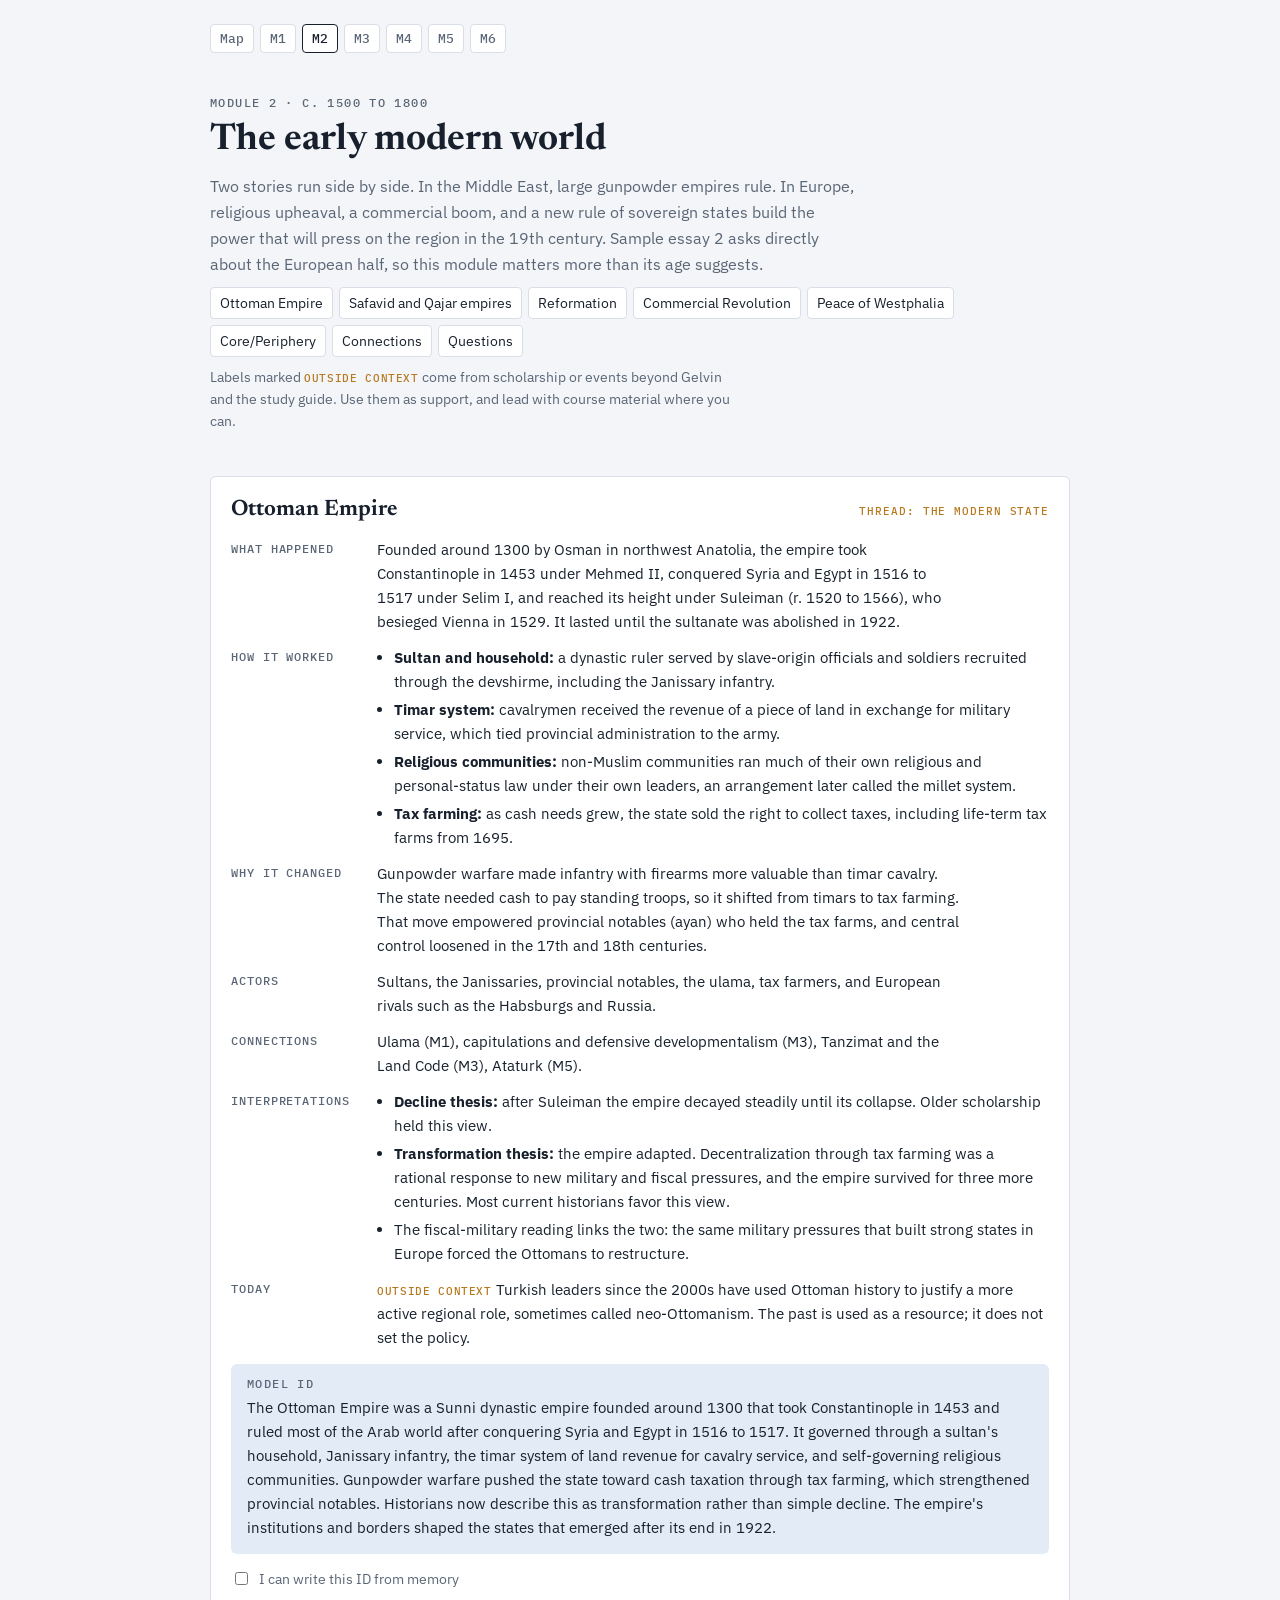
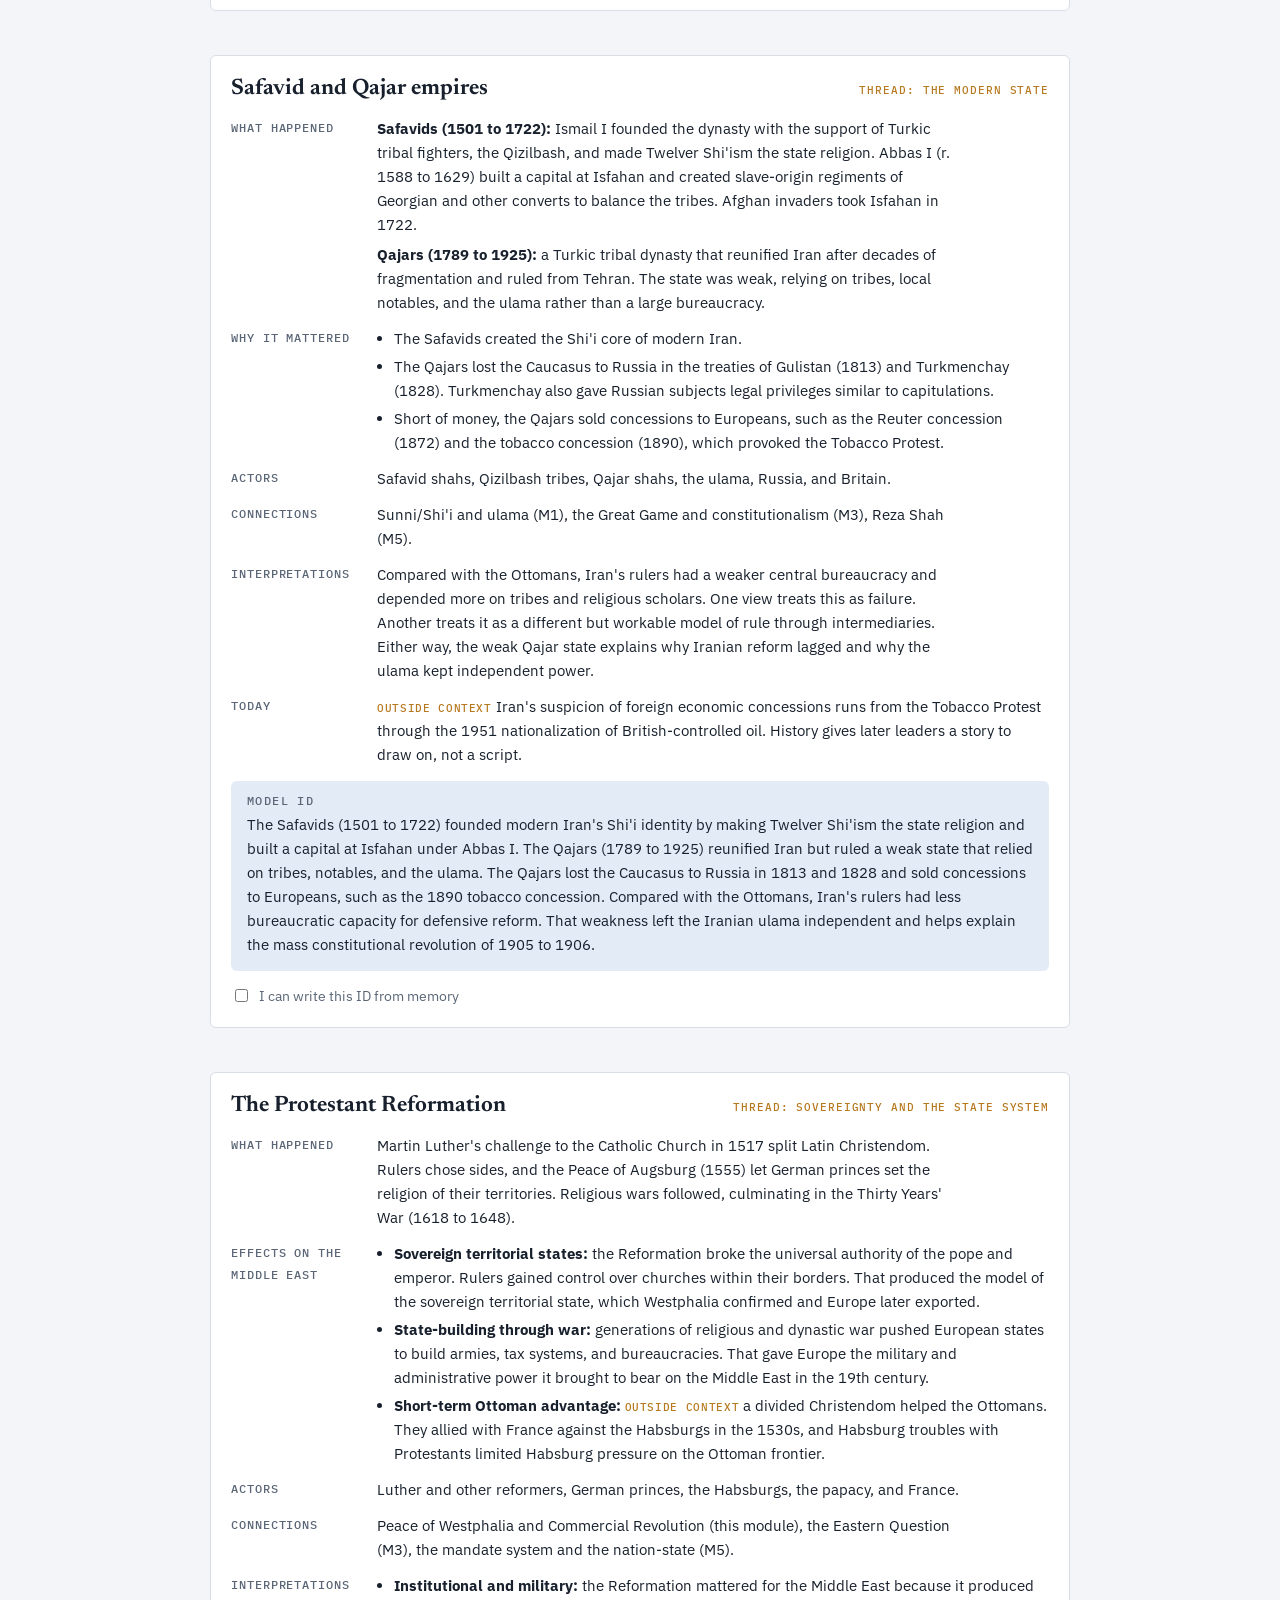
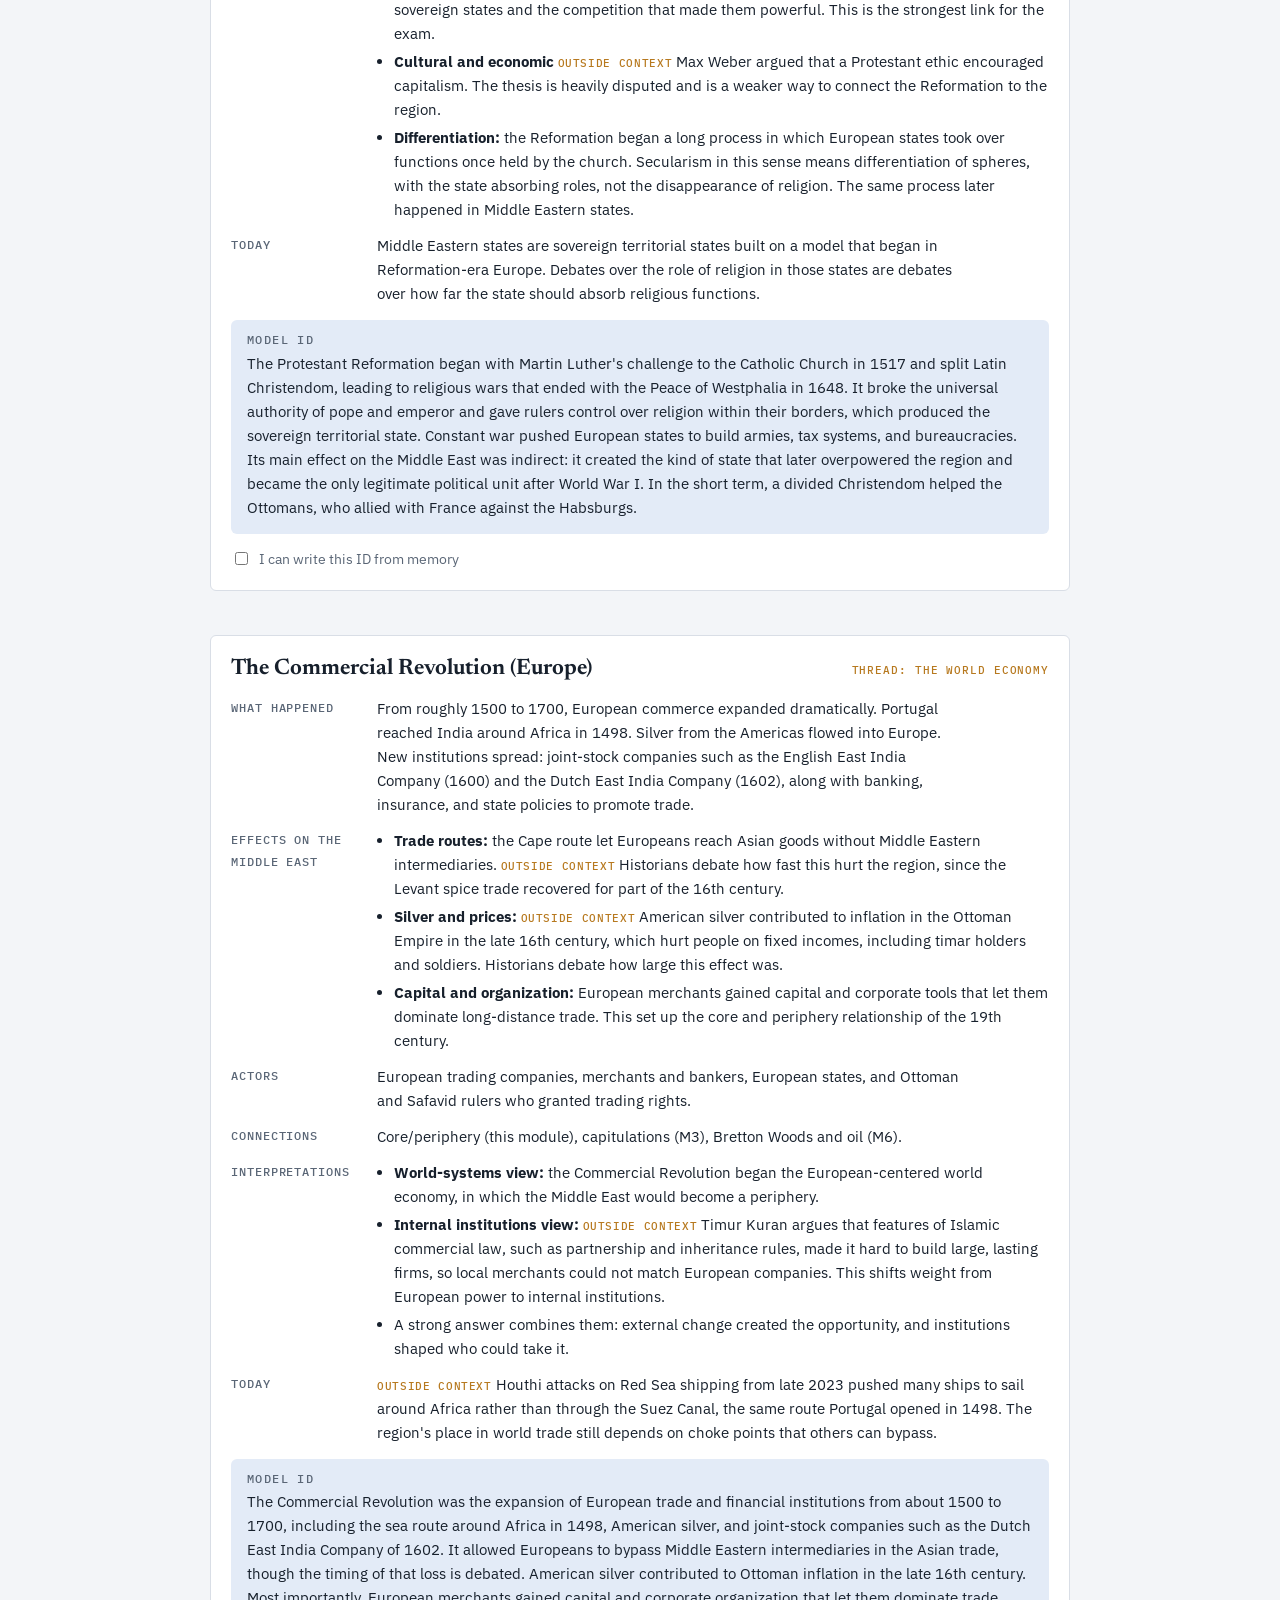
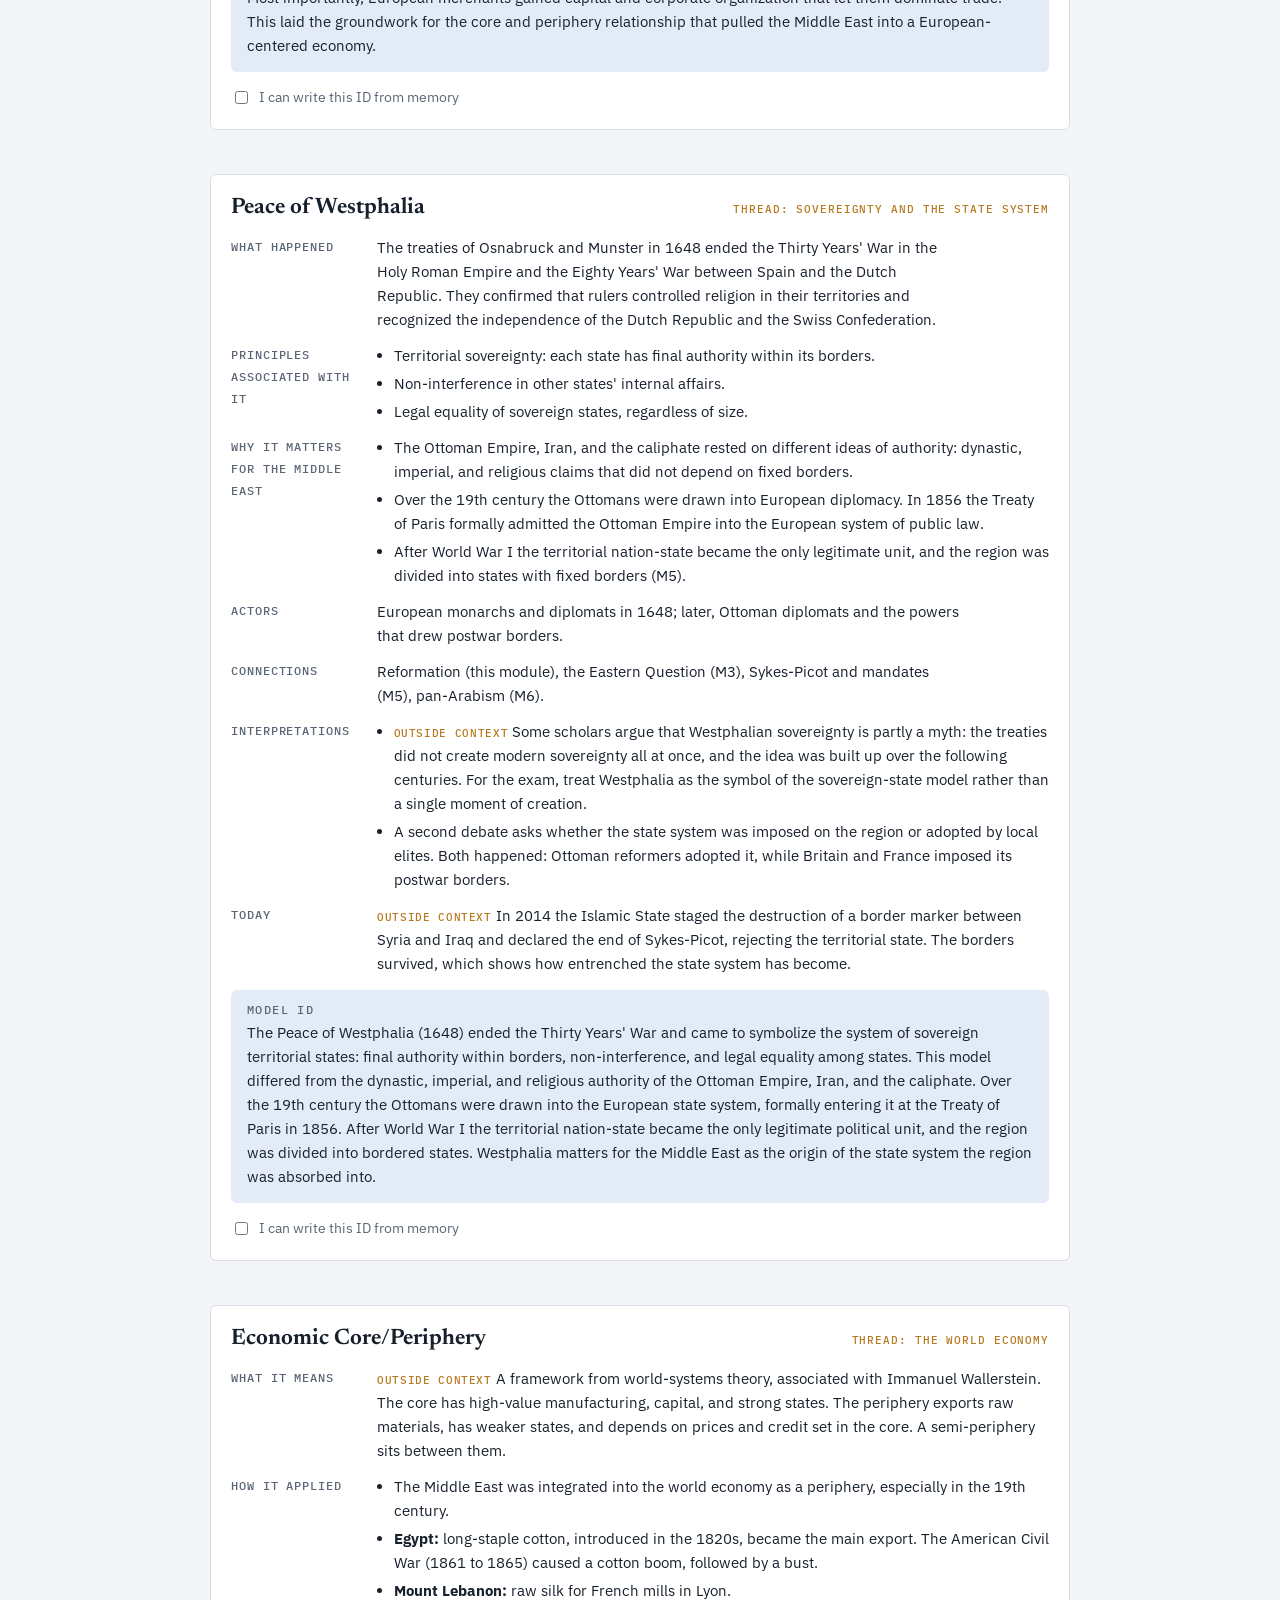
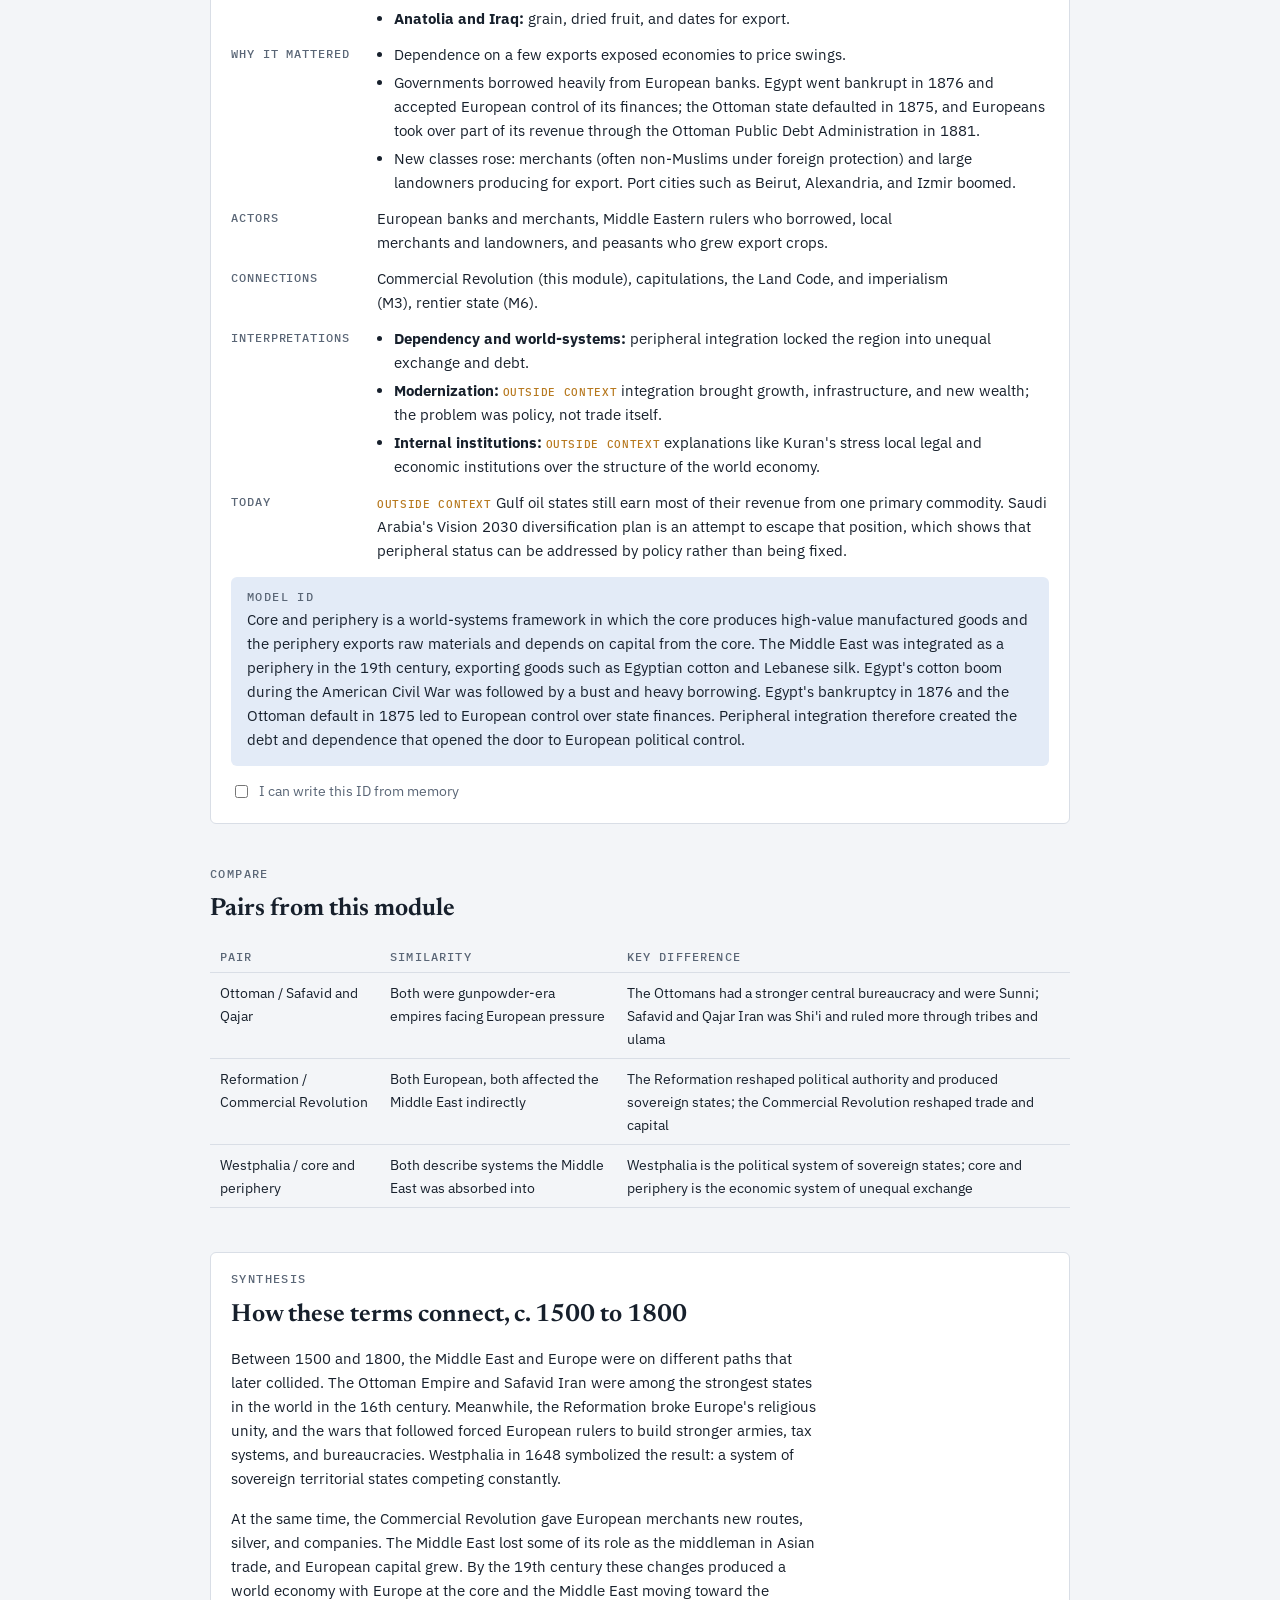
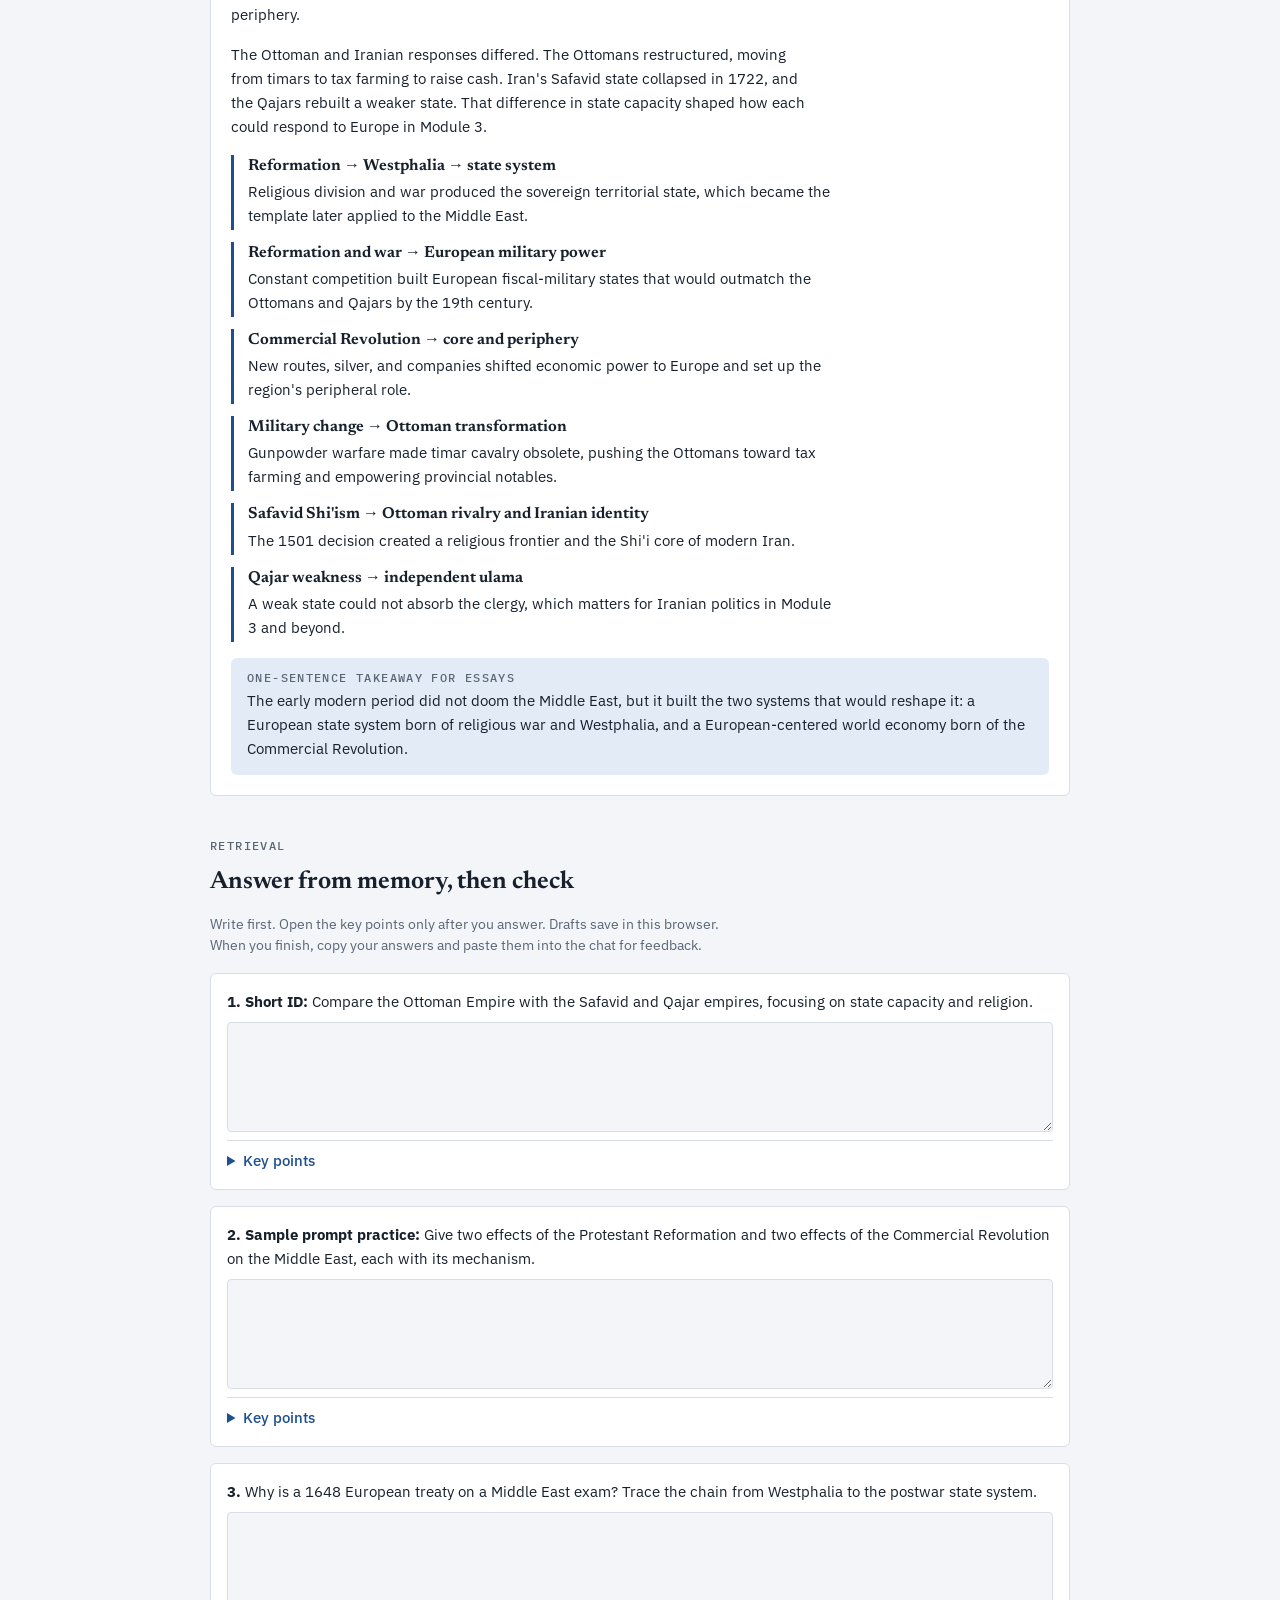
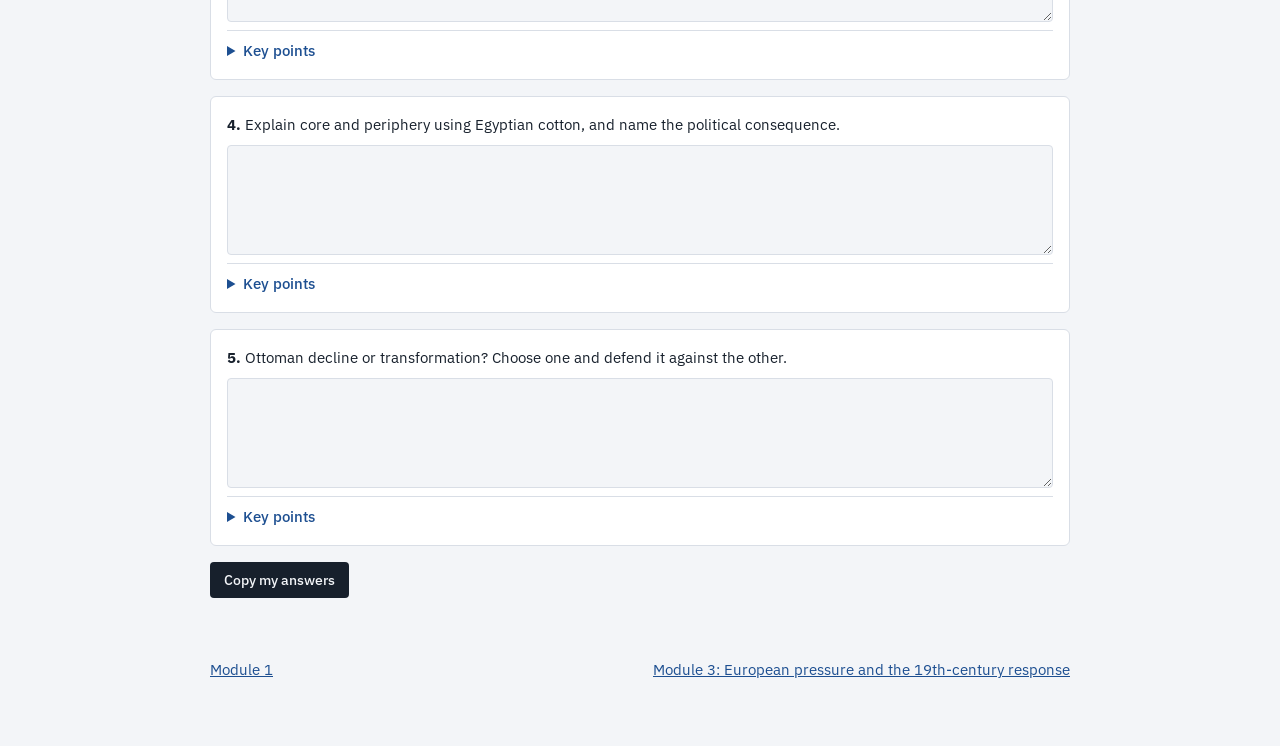
<file: m2.html>
<!doctype html>
<html lang="en">
<head>
<meta charset="utf-8">
<meta name="viewport" content="width=device-width, initial-scale=1, viewport-fit=cover">
<title>M2 Early Modern World</title>
<link rel="stylesheet" href="https://fonts.googleapis.com/css2?family=Newsreader:opsz,wght@6..72,500;6..72,650&family=IBM+Plex+Sans:wght@400;500;600&family=IBM+Plex+Mono:wght@400;500&display=swap">
<link rel="stylesheet" href="style.css">
</head>
<body>
<div class="wrap">
<nav class="sitenav" aria-label="Site"><a href="index.html">Map</a><a href="m1.html">M1</a><a href="m2.html" aria-current="page">M2</a><a href="m3.html">M3</a><a href="m4.html">M4</a><a href="m5.html">M5</a><a href="m6.html">M6</a></nav>

<header style="display:grid;gap:10px">
  <span class="eyebrow">Module 2 · c. 1500 to 1800</span>
  <h1>The early modern world</h1>
  <p class="lede">Two stories run side by side. In the Middle East, large gunpowder empires rule. In Europe, religious upheaval, a commercial boom, and a new rule of sovereign states build the power that will press on the region in the 19th century. Sample essay 2 asks directly about the European half, so this module matters more than its age suggests.</p>
  <div class="toc"><a href="#ottoman-empire">Ottoman Empire</a><a href="#safavid-and-qajar-empires">Safavid and Qajar empires</a><a href="#the-protestant-reformation">Reformation</a><a href="#the-commercial-revolution-europe">Commercial Revolution</a><a href="#peace-of-westphalia">Peace of Westphalia</a><a href="#economic-core-periphery">Core/Periphery</a><a href="#connections">Connections</a><a href="#questions">Questions</a></div>
  <p class="note">Labels marked <span class="outside">outside context</span> come from scholarship or events beyond Gelvin and the study guide. Use them as support, and lead with course material where you can.</p>
</header>

<article class="term" id="ottoman-empire">
  <header><h2>Ottoman Empire</h2><span class="tag">Thread: the modern state</span></header>
  <dl class="rows"><div><dt>What happened</dt><dd><p>Founded around 1300 by Osman in northwest Anatolia, the empire took Constantinople in 1453 under Mehmed II, conquered Syria and Egypt in 1516 to 1517 under Selim I, and reached its height under Suleiman (r. 1520 to 1566), who besieged Vienna in 1529. It lasted until the sultanate was abolished in 1922.</p></dd></div><div><dt>How it worked</dt><dd><ul><li><b>Sultan and household:</b> a dynastic ruler served by slave-origin officials and soldiers recruited through the devshirme, including the Janissary infantry.</li><li><b>Timar system:</b> cavalrymen received the revenue of a piece of land in exchange for military service, which tied provincial administration to the army.</li><li><b>Religious communities:</b> non-Muslim communities ran much of their own religious and personal-status law under their own leaders, an arrangement later called the millet system.</li><li><b>Tax farming:</b> as cash needs grew, the state sold the right to collect taxes, including life-term tax farms from 1695.</li></ul></dd></div><div><dt>Why it changed</dt><dd><p>Gunpowder warfare made infantry with firearms more valuable than timar cavalry. The state needed cash to pay standing troops, so it shifted from timars to tax farming. That move empowered provincial notables (ayan) who held the tax farms, and central control loosened in the 17th and 18th centuries.</p></dd></div><div><dt>Actors</dt><dd><p>Sultans, the Janissaries, provincial notables, the ulama, tax farmers, and European rivals such as the Habsburgs and Russia.</p></dd></div><div><dt>Connections</dt><dd><p>Ulama (M1), capitulations and defensive developmentalism (M3), Tanzimat and the Land Code (M3), Ataturk (M5).</p></dd></div><div><dt>Interpretations</dt><dd><ul><li><b>Decline thesis:</b> after Suleiman the empire decayed steadily until its collapse. Older scholarship held this view.</li><li><b>Transformation thesis:</b> the empire adapted. Decentralization through tax farming was a rational response to new military and fiscal pressures, and the empire survived for three more centuries. Most current historians favor this view.</li><li>The fiscal-military reading links the two: the same military pressures that built strong states in Europe forced the Ottomans to restructure.</li></ul></dd></div><div><dt>Today</dt><dd><span class="outside">outside context</span> Turkish leaders since the 2000s have used Ottoman history to justify a more active regional role, sometimes called neo-Ottomanism. The past is used as a resource; it does not set the policy.</dd></div></dl>
  <div class="idbox"><span class="eyebrow">Model ID</span><p>The Ottoman Empire was a Sunni dynastic empire founded around 1300 that took Constantinople in 1453 and ruled most of the Arab world after conquering Syria and Egypt in 1516 to 1517. It governed through a sultan's household, Janissary infantry, the timar system of land revenue for cavalry service, and self-governing religious communities. Gunpowder warfare pushed the state toward cash taxation through tax farming, which strengthened provincial notables. Historians now describe this as transformation rather than simple decline. The empire's institutions and borders shaped the states that emerged after its end in 1922.</p></div>
  <label class="selfcheck"><input type="checkbox" id="tick-m2-0" data-term="Ottoman Empire"> I can write this ID from memory</label>
</article>
<article class="term" id="safavid-and-qajar-empires">
  <header><h2>Safavid and Qajar empires</h2><span class="tag">Thread: the modern state</span></header>
  <dl class="rows"><div><dt>What happened</dt><dd><p><b>Safavids (1501 to 1722):</b> Ismail I founded the dynasty with the support of Turkic tribal fighters, the Qizilbash, and made Twelver Shi'ism the state religion. Abbas I (r. 1588 to 1629) built a capital at Isfahan and created slave-origin regiments of Georgian and other converts to balance the tribes. Afghan invaders took Isfahan in 1722.</p><p><b>Qajars (1789 to 1925):</b> a Turkic tribal dynasty that reunified Iran after decades of fragmentation and ruled from Tehran. The state was weak, relying on tribes, local notables, and the ulama rather than a large bureaucracy.</p></dd></div><div><dt>Why it mattered</dt><dd><ul><li>The Safavids created the Shi'i core of modern Iran.</li><li>The Qajars lost the Caucasus to Russia in the treaties of Gulistan (1813) and Turkmenchay (1828). Turkmenchay also gave Russian subjects legal privileges similar to capitulations.</li><li>Short of money, the Qajars sold concessions to Europeans, such as the Reuter concession (1872) and the tobacco concession (1890), which provoked the Tobacco Protest.</li></ul></dd></div><div><dt>Actors</dt><dd><p>Safavid shahs, Qizilbash tribes, Qajar shahs, the ulama, Russia, and Britain.</p></dd></div><div><dt>Connections</dt><dd><p>Sunni/Shi'i and ulama (M1), the Great Game and constitutionalism (M3), Reza Shah (M5).</p></dd></div><div><dt>Interpretations</dt><dd><p>Compared with the Ottomans, Iran's rulers had a weaker central bureaucracy and depended more on tribes and religious scholars. One view treats this as failure. Another treats it as a different but workable model of rule through intermediaries. Either way, the weak Qajar state explains why Iranian reform lagged and why the ulama kept independent power.</p></dd></div><div><dt>Today</dt><dd><span class="outside">outside context</span> Iran's suspicion of foreign economic concessions runs from the Tobacco Protest through the 1951 nationalization of British-controlled oil. History gives later leaders a story to draw on, not a script.</dd></div></dl>
  <div class="idbox"><span class="eyebrow">Model ID</span><p>The Safavids (1501 to 1722) founded modern Iran's Shi'i identity by making Twelver Shi'ism the state religion and built a capital at Isfahan under Abbas I. The Qajars (1789 to 1925) reunified Iran but ruled a weak state that relied on tribes, notables, and the ulama. The Qajars lost the Caucasus to Russia in 1813 and 1828 and sold concessions to Europeans, such as the 1890 tobacco concession. Compared with the Ottomans, Iran's rulers had less bureaucratic capacity for defensive reform. That weakness left the Iranian ulama independent and helps explain the mass constitutional revolution of 1905 to 1906.</p></div>
  <label class="selfcheck"><input type="checkbox" id="tick-m2-1" data-term="Safavid and Qajar empires"> I can write this ID from memory</label>
</article>
<article class="term" id="the-protestant-reformation">
  <header><h2>The Protestant Reformation</h2><span class="tag">Thread: sovereignty and the state system</span></header>
  <dl class="rows"><div><dt>What happened</dt><dd><p>Martin Luther's challenge to the Catholic Church in 1517 split Latin Christendom. Rulers chose sides, and the Peace of Augsburg (1555) let German princes set the religion of their territories. Religious wars followed, culminating in the Thirty Years' War (1618 to 1648).</p></dd></div><div><dt>Effects on the Middle East</dt><dd><ul><li><b>Sovereign territorial states:</b> the Reformation broke the universal authority of the pope and emperor. Rulers gained control over churches within their borders. That produced the model of the sovereign territorial state, which Westphalia confirmed and Europe later exported.</li><li><b>State-building through war:</b> generations of religious and dynastic war pushed European states to build armies, tax systems, and bureaucracies. That gave Europe the military and administrative power it brought to bear on the Middle East in the 19th century.</li><li><b>Short-term Ottoman advantage:</b> <span class="outside">outside context</span> a divided Christendom helped the Ottomans. They allied with France against the Habsburgs in the 1530s, and Habsburg troubles with Protestants limited Habsburg pressure on the Ottoman frontier.</li></ul></dd></div><div><dt>Actors</dt><dd><p>Luther and other reformers, German princes, the Habsburgs, the papacy, and France.</p></dd></div><div><dt>Connections</dt><dd><p>Peace of Westphalia and Commercial Revolution (this module), the Eastern Question (M3), the mandate system and the nation-state (M5).</p></dd></div><div><dt>Interpretations</dt><dd><ul><li><b>Institutional and military:</b> the Reformation mattered for the Middle East because it produced sovereign states and the competition that made them powerful. This is the strongest link for the exam.</li><li><b>Cultural and economic</b> <span class="outside">outside context</span> Max Weber argued that a Protestant ethic encouraged capitalism. The thesis is heavily disputed and is a weaker way to connect the Reformation to the region.</li><li><b>Differentiation:</b> the Reformation began a long process in which European states took over functions once held by the church. Secularism in this sense means differentiation of spheres, with the state absorbing roles, not the disappearance of religion. The same process later happened in Middle Eastern states.</li></ul></dd></div><div><dt>Today</dt><dd><p>Middle Eastern states are sovereign territorial states built on a model that began in Reformation-era Europe. Debates over the role of religion in those states are debates over how far the state should absorb religious functions.</p></dd></div></dl>
  <div class="idbox"><span class="eyebrow">Model ID</span><p>The Protestant Reformation began with Martin Luther's challenge to the Catholic Church in 1517 and split Latin Christendom, leading to religious wars that ended with the Peace of Westphalia in 1648. It broke the universal authority of pope and emperor and gave rulers control over religion within their borders, which produced the sovereign territorial state. Constant war pushed European states to build armies, tax systems, and bureaucracies. Its main effect on the Middle East was indirect: it created the kind of state that later overpowered the region and became the only legitimate political unit after World War I. In the short term, a divided Christendom helped the Ottomans, who allied with France against the Habsburgs.</p></div>
  <label class="selfcheck"><input type="checkbox" id="tick-m2-2" data-term="The Protestant Reformation"> I can write this ID from memory</label>
</article>
<article class="term" id="the-commercial-revolution-europe">
  <header><h2>The Commercial Revolution (Europe)</h2><span class="tag">Thread: the world economy</span></header>
  <dl class="rows"><div><dt>What happened</dt><dd><p>From roughly 1500 to 1700, European commerce expanded dramatically. Portugal reached India around Africa in 1498. Silver from the Americas flowed into Europe. New institutions spread: joint-stock companies such as the English East India Company (1600) and the Dutch East India Company (1602), along with banking, insurance, and state policies to promote trade.</p></dd></div><div><dt>Effects on the Middle East</dt><dd><ul><li><b>Trade routes:</b> the Cape route let Europeans reach Asian goods without Middle Eastern intermediaries. <span class="outside">outside context</span> Historians debate how fast this hurt the region, since the Levant spice trade recovered for part of the 16th century.</li><li><b>Silver and prices:</b> <span class="outside">outside context</span> American silver contributed to inflation in the Ottoman Empire in the late 16th century, which hurt people on fixed incomes, including timar holders and soldiers. Historians debate how large this effect was.</li><li><b>Capital and organization:</b> European merchants gained capital and corporate tools that let them dominate long-distance trade. This set up the core and periphery relationship of the 19th century.</li></ul></dd></div><div><dt>Actors</dt><dd><p>European trading companies, merchants and bankers, European states, and Ottoman and Safavid rulers who granted trading rights.</p></dd></div><div><dt>Connections</dt><dd><p>Core/periphery (this module), capitulations (M3), Bretton Woods and oil (M6).</p></dd></div><div><dt>Interpretations</dt><dd><ul><li><b>World-systems view:</b> the Commercial Revolution began the European-centered world economy, in which the Middle East would become a periphery.</li><li><b>Internal institutions view:</b> <span class="outside">outside context</span> Timur Kuran argues that features of Islamic commercial law, such as partnership and inheritance rules, made it hard to build large, lasting firms, so local merchants could not match European companies. This shifts weight from European power to internal institutions.</li><li>A strong answer combines them: external change created the opportunity, and institutions shaped who could take it.</li></ul></dd></div><div><dt>Today</dt><dd><span class="outside">outside context</span> Houthi attacks on Red Sea shipping from late 2023 pushed many ships to sail around Africa rather than through the Suez Canal, the same route Portugal opened in 1498. The region's place in world trade still depends on choke points that others can bypass.</dd></div></dl>
  <div class="idbox"><span class="eyebrow">Model ID</span><p>The Commercial Revolution was the expansion of European trade and financial institutions from about 1500 to 1700, including the sea route around Africa in 1498, American silver, and joint-stock companies such as the Dutch East India Company of 1602. It allowed Europeans to bypass Middle Eastern intermediaries in the Asian trade, though the timing of that loss is debated. American silver contributed to Ottoman inflation in the late 16th century. Most importantly, European merchants gained capital and corporate organization that let them dominate trade. This laid the groundwork for the core and periphery relationship that pulled the Middle East into a European-centered economy.</p></div>
  <label class="selfcheck"><input type="checkbox" id="tick-m2-3" data-term="The Commercial Revolution (Europe)"> I can write this ID from memory</label>
</article>
<article class="term" id="peace-of-westphalia">
  <header><h2>Peace of Westphalia</h2><span class="tag">Thread: sovereignty and the state system</span></header>
  <dl class="rows"><div><dt>What happened</dt><dd><p>The treaties of Osnabruck and Munster in 1648 ended the Thirty Years' War in the Holy Roman Empire and the Eighty Years' War between Spain and the Dutch Republic. They confirmed that rulers controlled religion in their territories and recognized the independence of the Dutch Republic and the Swiss Confederation.</p></dd></div><div><dt>Principles associated with it</dt><dd><ul><li>Territorial sovereignty: each state has final authority within its borders.</li><li>Non-interference in other states' internal affairs.</li><li>Legal equality of sovereign states, regardless of size.</li></ul></dd></div><div><dt>Why it matters for the Middle East</dt><dd><ul><li>The Ottoman Empire, Iran, and the caliphate rested on different ideas of authority: dynastic, imperial, and religious claims that did not depend on fixed borders.</li><li>Over the 19th century the Ottomans were drawn into European diplomacy. In 1856 the Treaty of Paris formally admitted the Ottoman Empire into the European system of public law.</li><li>After World War I the territorial nation-state became the only legitimate unit, and the region was divided into states with fixed borders (M5).</li></ul></dd></div><div><dt>Actors</dt><dd><p>European monarchs and diplomats in 1648; later, Ottoman diplomats and the powers that drew postwar borders.</p></dd></div><div><dt>Connections</dt><dd><p>Reformation (this module), the Eastern Question (M3), Sykes-Picot and mandates (M5), pan-Arabism (M6).</p></dd></div><div><dt>Interpretations</dt><dd><ul><li><span class="outside">outside context</span> Some scholars argue that Westphalian sovereignty is partly a myth: the treaties did not create modern sovereignty all at once, and the idea was built up over the following centuries. For the exam, treat Westphalia as the symbol of the sovereign-state model rather than a single moment of creation.</li><li>A second debate asks whether the state system was imposed on the region or adopted by local elites. Both happened: Ottoman reformers adopted it, while Britain and France imposed its postwar borders.</li></ul></dd></div><div><dt>Today</dt><dd><span class="outside">outside context</span> In 2014 the Islamic State staged the destruction of a border marker between Syria and Iraq and declared the end of Sykes-Picot, rejecting the territorial state. The borders survived, which shows how entrenched the state system has become.</dd></div></dl>
  <div class="idbox"><span class="eyebrow">Model ID</span><p>The Peace of Westphalia (1648) ended the Thirty Years' War and came to symbolize the system of sovereign territorial states: final authority within borders, non-interference, and legal equality among states. This model differed from the dynastic, imperial, and religious authority of the Ottoman Empire, Iran, and the caliphate. Over the 19th century the Ottomans were drawn into the European state system, formally entering it at the Treaty of Paris in 1856. After World War I the territorial nation-state became the only legitimate political unit, and the region was divided into bordered states. Westphalia matters for the Middle East as the origin of the state system the region was absorbed into.</p></div>
  <label class="selfcheck"><input type="checkbox" id="tick-m2-4" data-term="Peace of Westphalia"> I can write this ID from memory</label>
</article>
<article class="term" id="economic-core-periphery">
  <header><h2>Economic Core/Periphery</h2><span class="tag">Thread: the world economy</span></header>
  <dl class="rows"><div><dt>What it means</dt><dd><span class="outside">outside context</span> A framework from world-systems theory, associated with Immanuel Wallerstein. The core has high-value manufacturing, capital, and strong states. The periphery exports raw materials, has weaker states, and depends on prices and credit set in the core. A semi-periphery sits between them.</dd></div><div><dt>How it applied</dt><dd><ul><li>The Middle East was integrated into the world economy as a periphery, especially in the 19th century.</li><li><b>Egypt:</b> long-staple cotton, introduced in the 1820s, became the main export. The American Civil War (1861 to 1865) caused a cotton boom, followed by a bust.</li><li><b>Mount Lebanon:</b> raw silk for French mills in Lyon.</li><li><b>Anatolia and Iraq:</b> grain, dried fruit, and dates for export.</li></ul></dd></div><div><dt>Why it mattered</dt><dd><ul><li>Dependence on a few exports exposed economies to price swings.</li><li>Governments borrowed heavily from European banks. Egypt went bankrupt in 1876 and accepted European control of its finances; the Ottoman state defaulted in 1875, and Europeans took over part of its revenue through the Ottoman Public Debt Administration in 1881.</li><li>New classes rose: merchants (often non-Muslims under foreign protection) and large landowners producing for export. Port cities such as Beirut, Alexandria, and Izmir boomed.</li></ul></dd></div><div><dt>Actors</dt><dd><p>European banks and merchants, Middle Eastern rulers who borrowed, local merchants and landowners, and peasants who grew export crops.</p></dd></div><div><dt>Connections</dt><dd><p>Commercial Revolution (this module), capitulations, the Land Code, and imperialism (M3), rentier state (M6).</p></dd></div><div><dt>Interpretations</dt><dd><ul><li><b>Dependency and world-systems:</b> peripheral integration locked the region into unequal exchange and debt.</li><li><b>Modernization:</b> <span class="outside">outside context</span> integration brought growth, infrastructure, and new wealth; the problem was policy, not trade itself.</li><li><b>Internal institutions:</b> <span class="outside">outside context</span> explanations like Kuran's stress local legal and economic institutions over the structure of the world economy.</li></ul></dd></div><div><dt>Today</dt><dd><span class="outside">outside context</span> Gulf oil states still earn most of their revenue from one primary commodity. Saudi Arabia's Vision 2030 diversification plan is an attempt to escape that position, which shows that peripheral status can be addressed by policy rather than being fixed.</dd></div></dl>
  <div class="idbox"><span class="eyebrow">Model ID</span><p>Core and periphery is a world-systems framework in which the core produces high-value manufactured goods and the periphery exports raw materials and depends on capital from the core. The Middle East was integrated as a periphery in the 19th century, exporting goods such as Egyptian cotton and Lebanese silk. Egypt's cotton boom during the American Civil War was followed by a bust and heavy borrowing. Egypt's bankruptcy in 1876 and the Ottoman default in 1875 led to European control over state finances. Peripheral integration therefore created the debt and dependence that opened the door to European political control.</p></div>
  <label class="selfcheck"><input type="checkbox" id="tick-m2-5" data-term="Economic Core/Periphery"> I can write this ID from memory</label>
</article>

<section>
  <span class="eyebrow">Compare</span>
  <h2>Pairs from this module</h2>
  <div class="tablebox"><table class="pairs">
    <thead><tr><th>Pair</th><th>Similarity</th><th>Key difference</th></tr></thead>
    <tbody><tr><td>Ottoman / Safavid and Qajar</td><td>Both were gunpowder-era empires facing European pressure</td><td>The Ottomans had a stronger central bureaucracy and were Sunni; Safavid and Qajar Iran was Shi'i and ruled more through tribes and ulama</td></tr><tr><td>Reformation / Commercial Revolution</td><td>Both European, both affected the Middle East indirectly</td><td>The Reformation reshaped political authority and produced sovereign states; the Commercial Revolution reshaped trade and capital</td></tr><tr><td>Westphalia / core and periphery</td><td>Both describe systems the Middle East was absorbed into</td><td>Westphalia is the political system of sovereign states; core and periphery is the economic system of unequal exchange</td></tr></tbody>
  </table></div>
</section>

<section class="connect" id="connections">
  <span class="eyebrow">Synthesis</span>
  <h2>How these terms connect, c. 1500 to 1800</h2>
  <p>Between 1500 and 1800, the Middle East and Europe were on different paths that later collided. The Ottoman Empire and Safavid Iran were among the strongest states in the world in the 16th century. Meanwhile, the Reformation broke Europe's religious unity, and the wars that followed forced European rulers to build stronger armies, tax systems, and bureaucracies. Westphalia in 1648 symbolized the result: a system of sovereign territorial states competing constantly.</p><p>At the same time, the Commercial Revolution gave European merchants new routes, silver, and companies. The Middle East lost some of its role as the middleman in Asian trade, and European capital grew. By the 19th century these changes produced a world economy with Europe at the core and the Middle East moving toward the periphery.</p><p>The Ottoman and Iranian responses differed. The Ottomans restructured, moving from timars to tax farming to raise cash. Iran's Safavid state collapsed in 1722, and the Qajars rebuilt a weaker state. That difference in state capacity shaped how each could respond to Europe in Module 3.</p>
  <div class="links"><div class="link"><h3>Reformation → Westphalia → state system</h3><p>Religious division and war produced the sovereign territorial state, which became the template later applied to the Middle East.</p></div><div class="link"><h3>Reformation and war → European military power</h3><p>Constant competition built European fiscal-military states that would outmatch the Ottomans and Qajars by the 19th century.</p></div><div class="link"><h3>Commercial Revolution → core and periphery</h3><p>New routes, silver, and companies shifted economic power to Europe and set up the region's peripheral role.</p></div><div class="link"><h3>Military change → Ottoman transformation</h3><p>Gunpowder warfare made timar cavalry obsolete, pushing the Ottomans toward tax farming and empowering provincial notables.</p></div><div class="link"><h3>Safavid Shi'ism → Ottoman rivalry and Iranian identity</h3><p>The 1501 decision created a religious frontier and the Shi'i core of modern Iran.</p></div><div class="link"><h3>Qajar weakness → independent ulama</h3><p>A weak state could not absorb the clergy, which matters for Iranian politics in Module 3 and beyond.</p></div></div>
  <div class="idbox"><span class="eyebrow">One-sentence takeaway for essays</span><p>The early modern period did not doom the Middle East, but it built the two systems that would reshape it: a European state system born of religious war and Westphalia, and a European-centered world economy born of the Commercial Revolution.</p></div>
</section>

<section id="questions">
  <span class="eyebrow">Retrieval</span>
  <h2>Answer from memory, then check</h2>
  <p class="note">Write first. Open the key points only after you answer. Drafts save in this browser. When you finish, copy your answers and paste them into the chat for feedback.</p>

  <div class="q"><label for="m2q1"><b>1.</b> <b>Short ID:</b> Compare the Ottoman Empire with the Safavid and Qajar empires, focusing on state capacity and religion.</label>
    <textarea id="m2q1"></textarea>
    <details><summary>Key points</summary><ul><li>Ottomans: Sunni, stronger bureaucracy, timars then tax farming.</li><li>Safavids: made Twelver Shi'ism state religion in 1501; Abbas I and Isfahan.</li><li>Qajars: weak state relying on tribes, notables, and ulama; lost Caucasus 1813 and 1828; concessions.</li><li>Effect: differing state capacity shaped later reform and the independence of the ulama.</li></ul></details></div>
  <div class="q"><label for="m2q2"><b>2.</b> <b>Sample prompt practice:</b> Give two effects of the Protestant Reformation and two effects of the Commercial Revolution on the Middle East, each with its mechanism.</label>
    <textarea id="m2q2"></textarea>
    <details><summary>Key points</summary><ul><li>Reformation: sovereign territorial state model (via Westphalia), exported after WWI.</li><li>Reformation: war-driven European state-building gave Europe military power over the region.</li><li>Commercial Revolution: Cape route and companies let Europe bypass and dominate trade.</li><li>Commercial Revolution: built the core and periphery relationship that produced 19th century debt and dependence.</li></ul></details></div>
  <div class="q"><label for="m2q3"><b>3.</b> Why is a 1648 European treaty on a Middle East exam? Trace the chain from Westphalia to the postwar state system.</label>
    <textarea id="m2q3"></textarea>
    <details><summary>Key points</summary><ul><li>Westphalia symbolizes sovereign territorial states.</li><li>Ottoman and Iranian authority rested on dynastic, imperial, and religious claims.</li><li>Ottomans drawn into European diplomacy, formally admitted in 1856.</li><li>After WWI, the nation-state became the only legitimate unit; borders drawn under the mandates.</li></ul></details></div>
  <div class="q"><label for="m2q4"><b>4.</b> Explain core and periphery using Egyptian cotton, and name the political consequence.</label>
    <textarea id="m2q4"></textarea>
    <details><summary>Key points</summary><ul><li>Egypt exported long-staple cotton and imported manufactures.</li><li>American Civil War boom, then bust.</li><li>Heavy borrowing led to bankruptcy in 1876 and European financial control.</li><li>This set up the British occupation of 1882 (Module 3).</li></ul></details></div>
  <div class="q"><label for="m2q5"><b>5.</b> Ottoman decline or transformation? Choose one and defend it against the other.</label>
    <textarea id="m2q5"></textarea>
    <details><summary>Key points</summary><ul><li>Decline: loss of central control and military defeats after the 16th century.</li><li>Transformation: tax farming and decentralization were rational responses to new military costs; the empire lasted until 1922.</li><li>Strong answers acknowledge real losses while explaining them as adaptation to pressure.</li></ul></details></div>
  <button class="btn" id="copy-answers" type="button">Copy my answers</button>
  <p class="note" id="copy-msg" aria-live="polite"></p>
  <textarea id="copy-out" hidden readonly style="width:100%;min-height:120px"></textarea>
</section>

<nav class="pager" aria-label="Modules"><a href="m1.html">Module 1</a><a href="m3.html">Module 3: European pressure and the 19th-century response</a></nav>
</div>
<script src="module.js"></script>
</body>
</html>
</file>
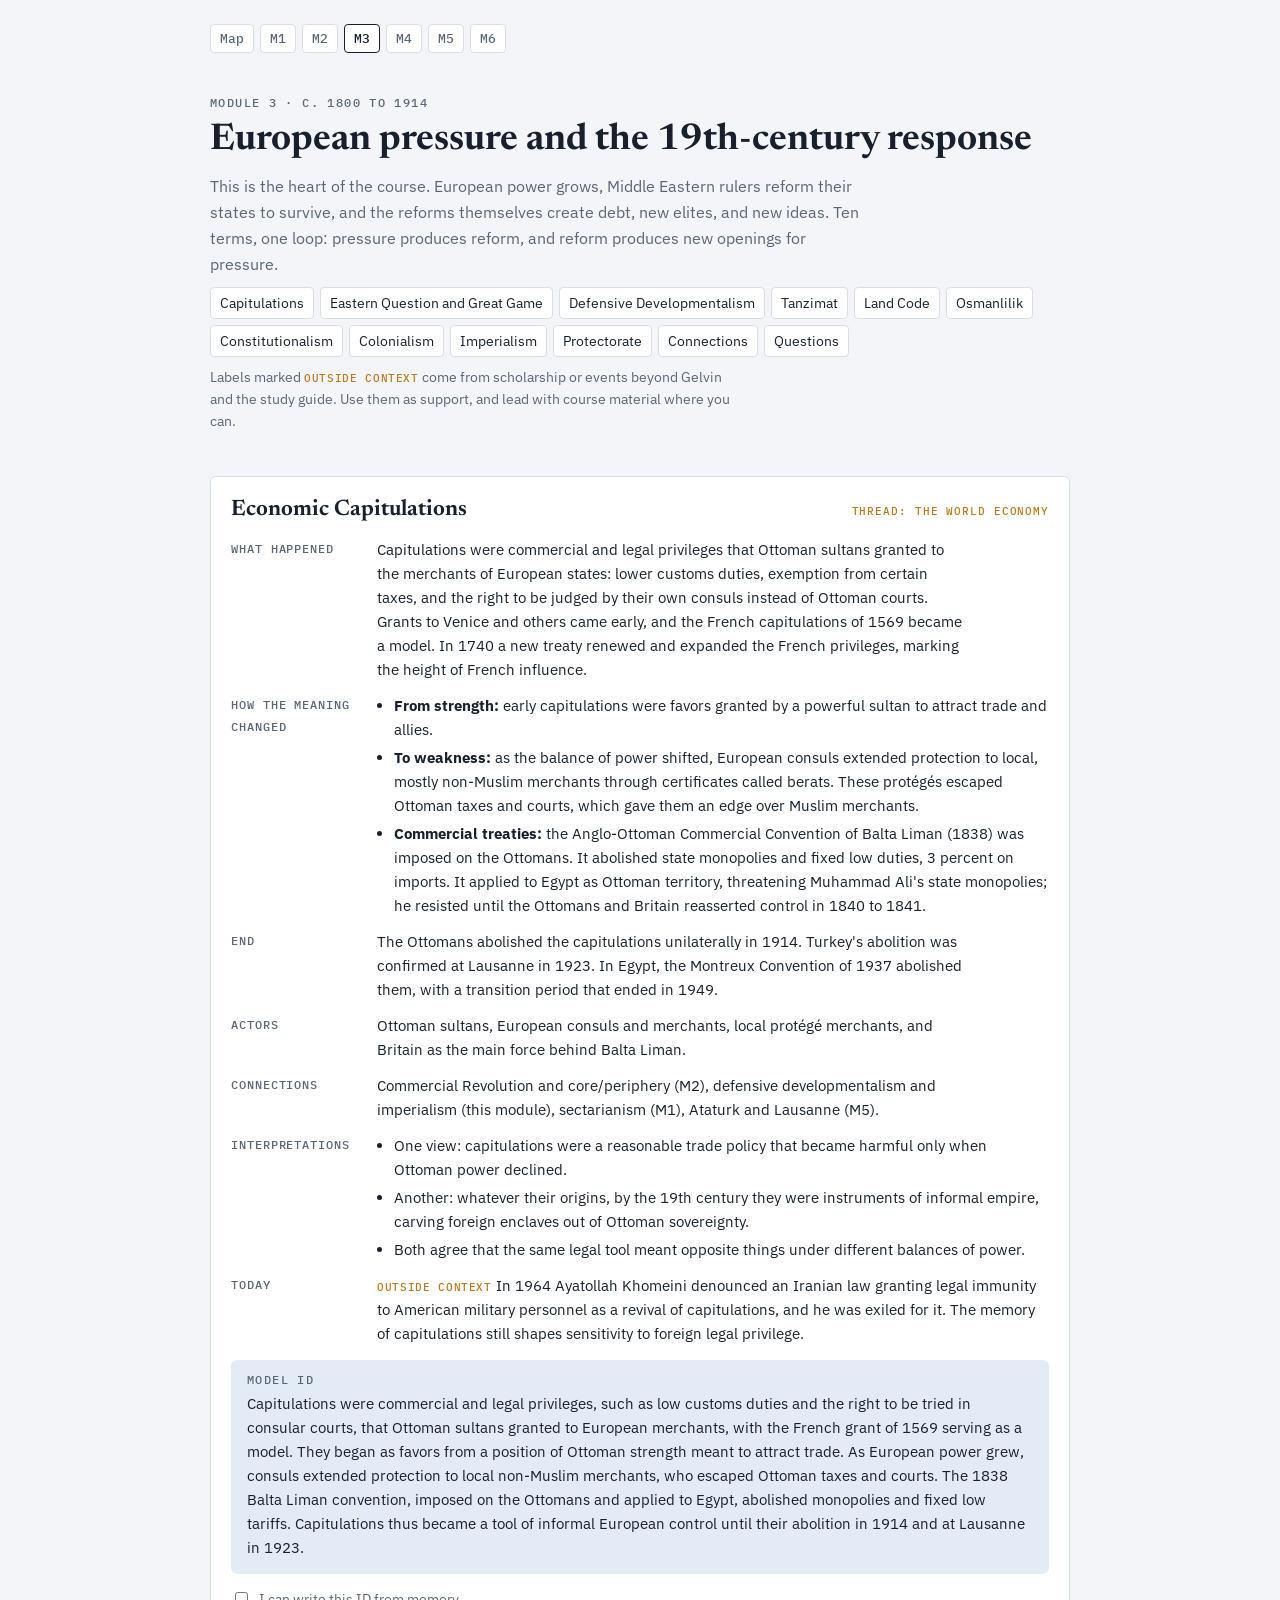
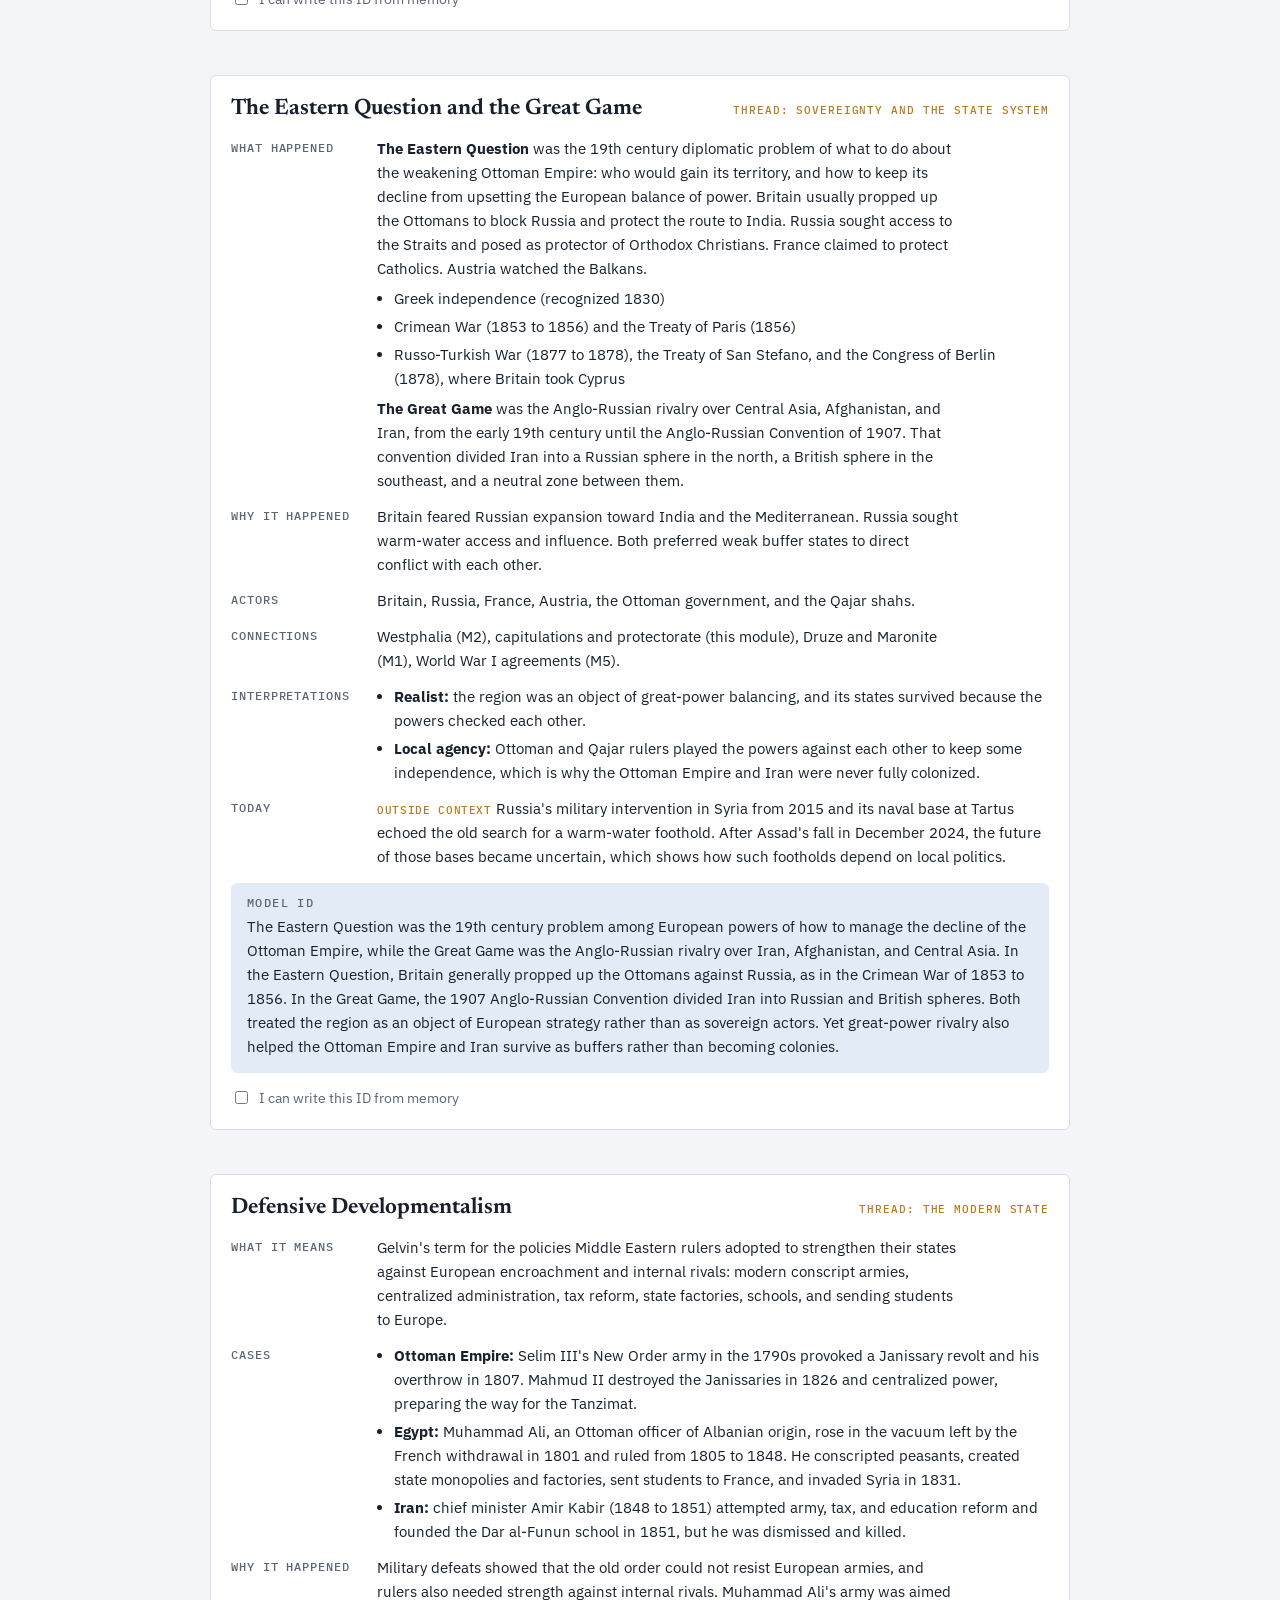
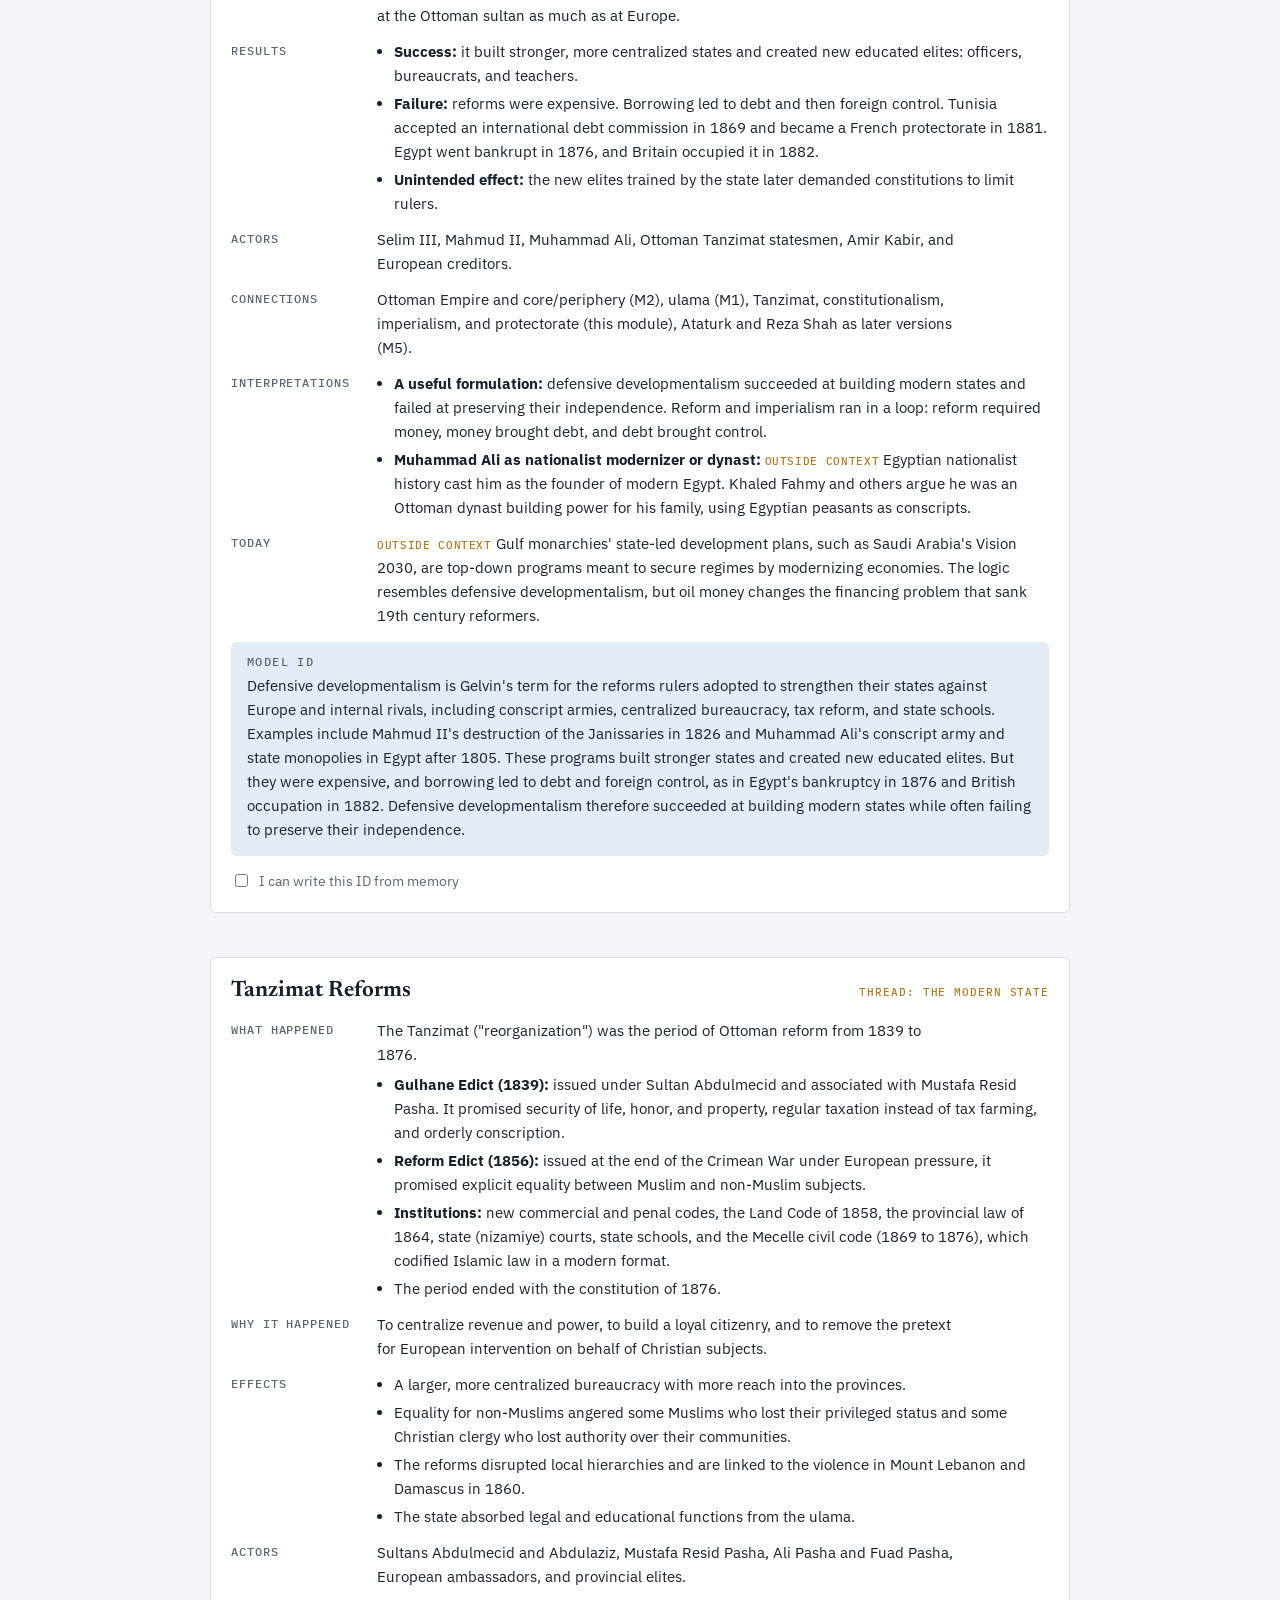
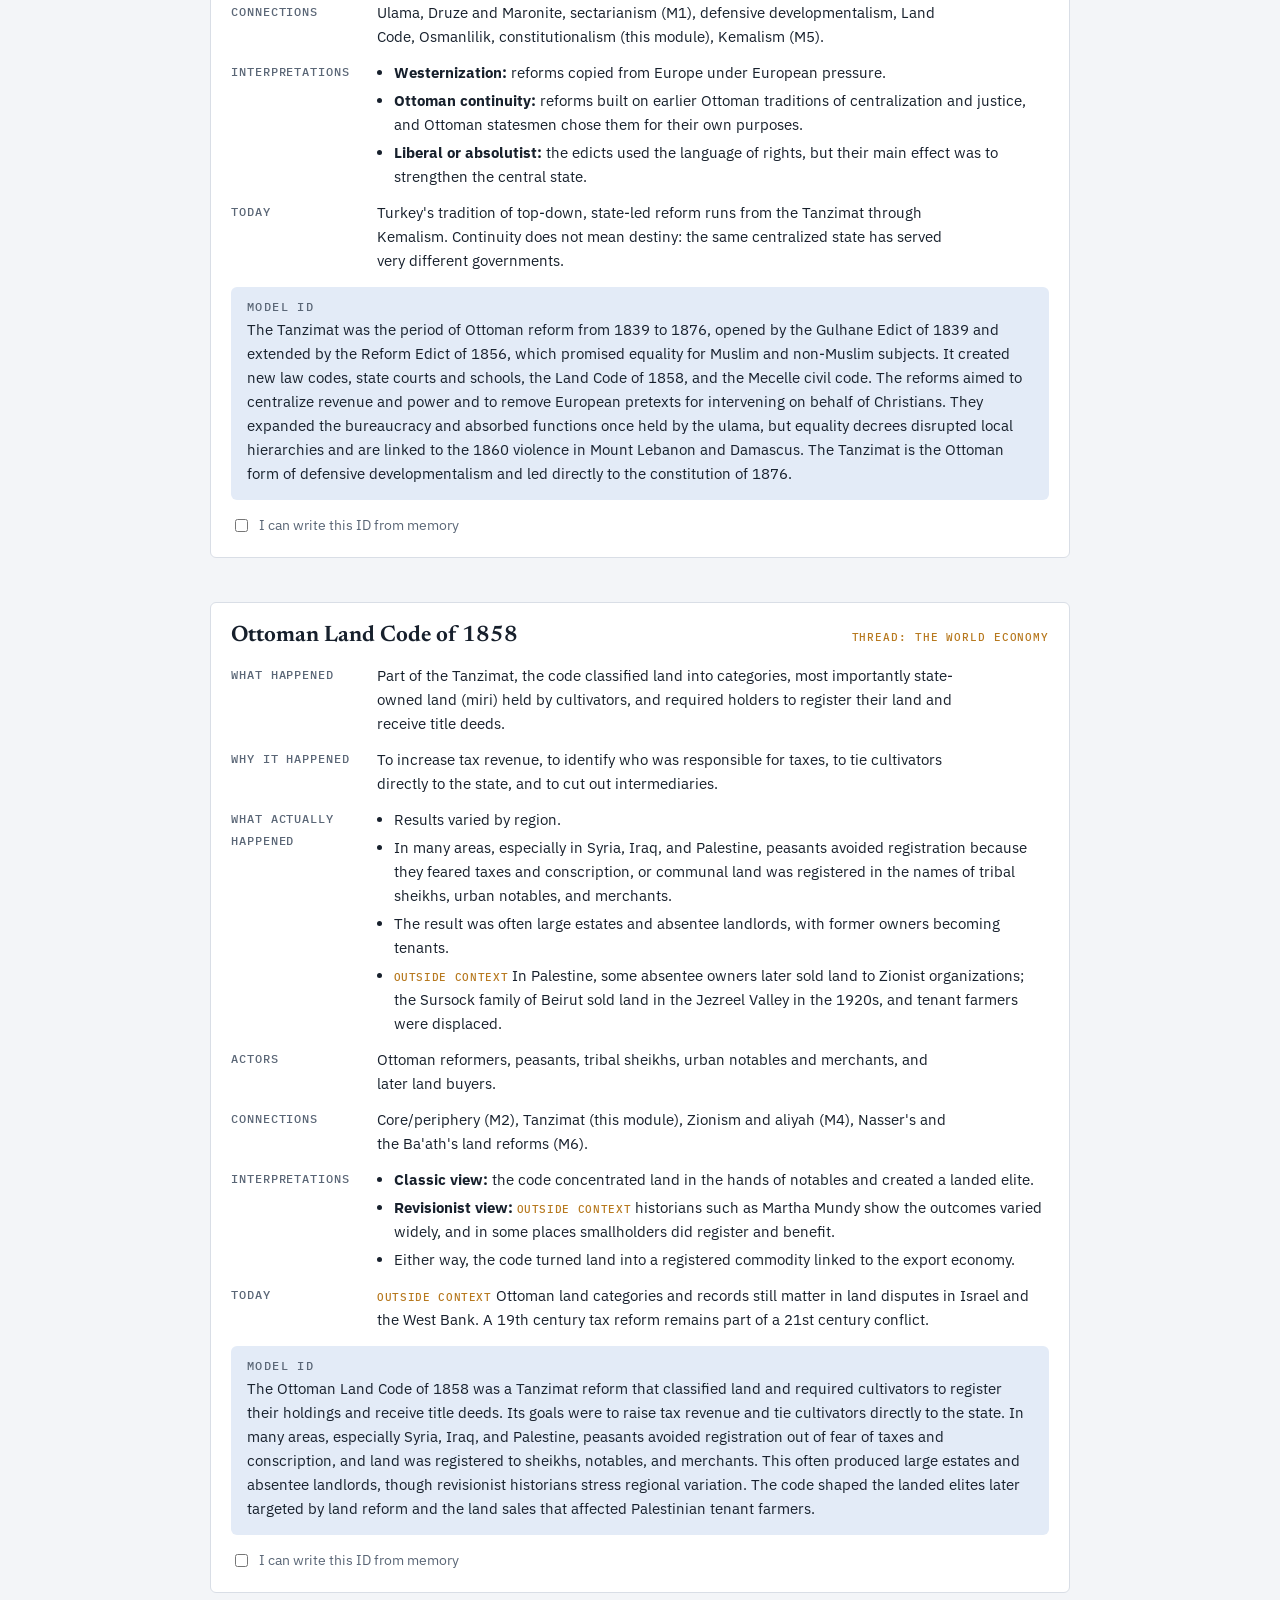
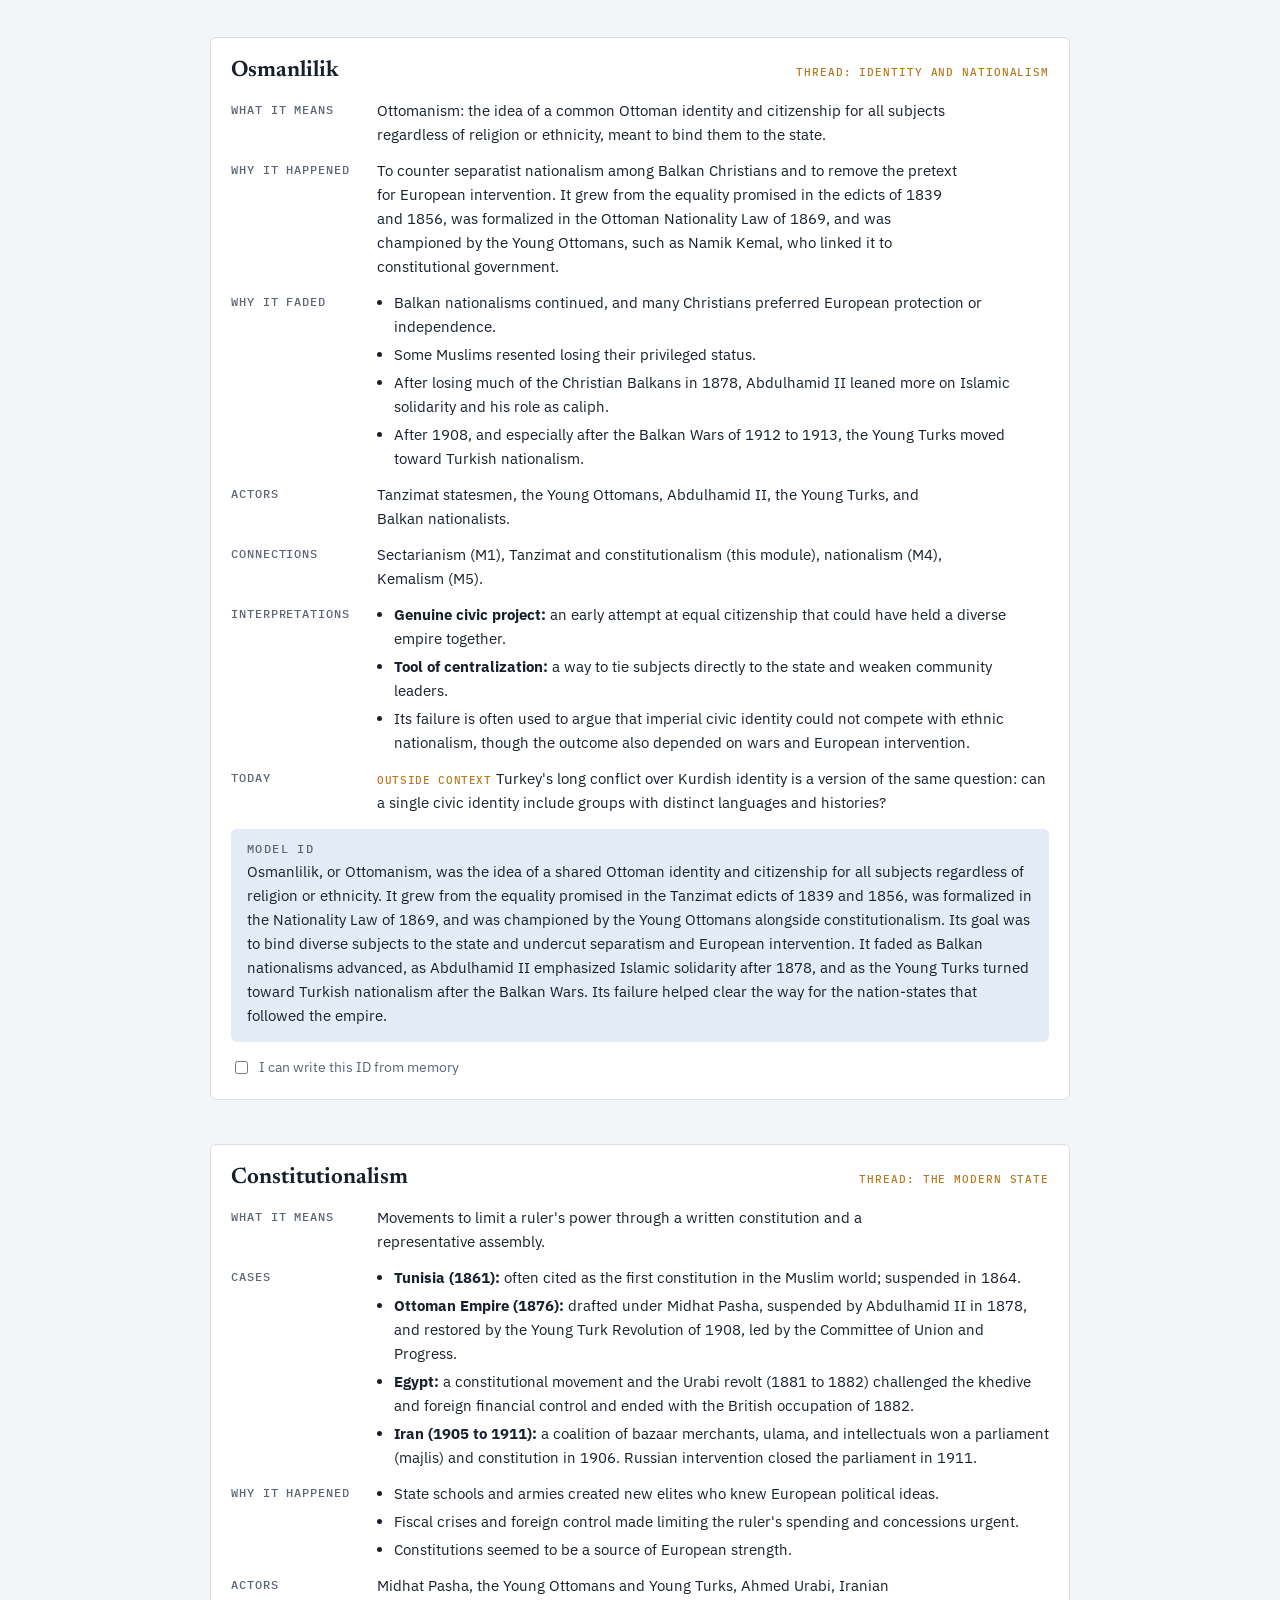
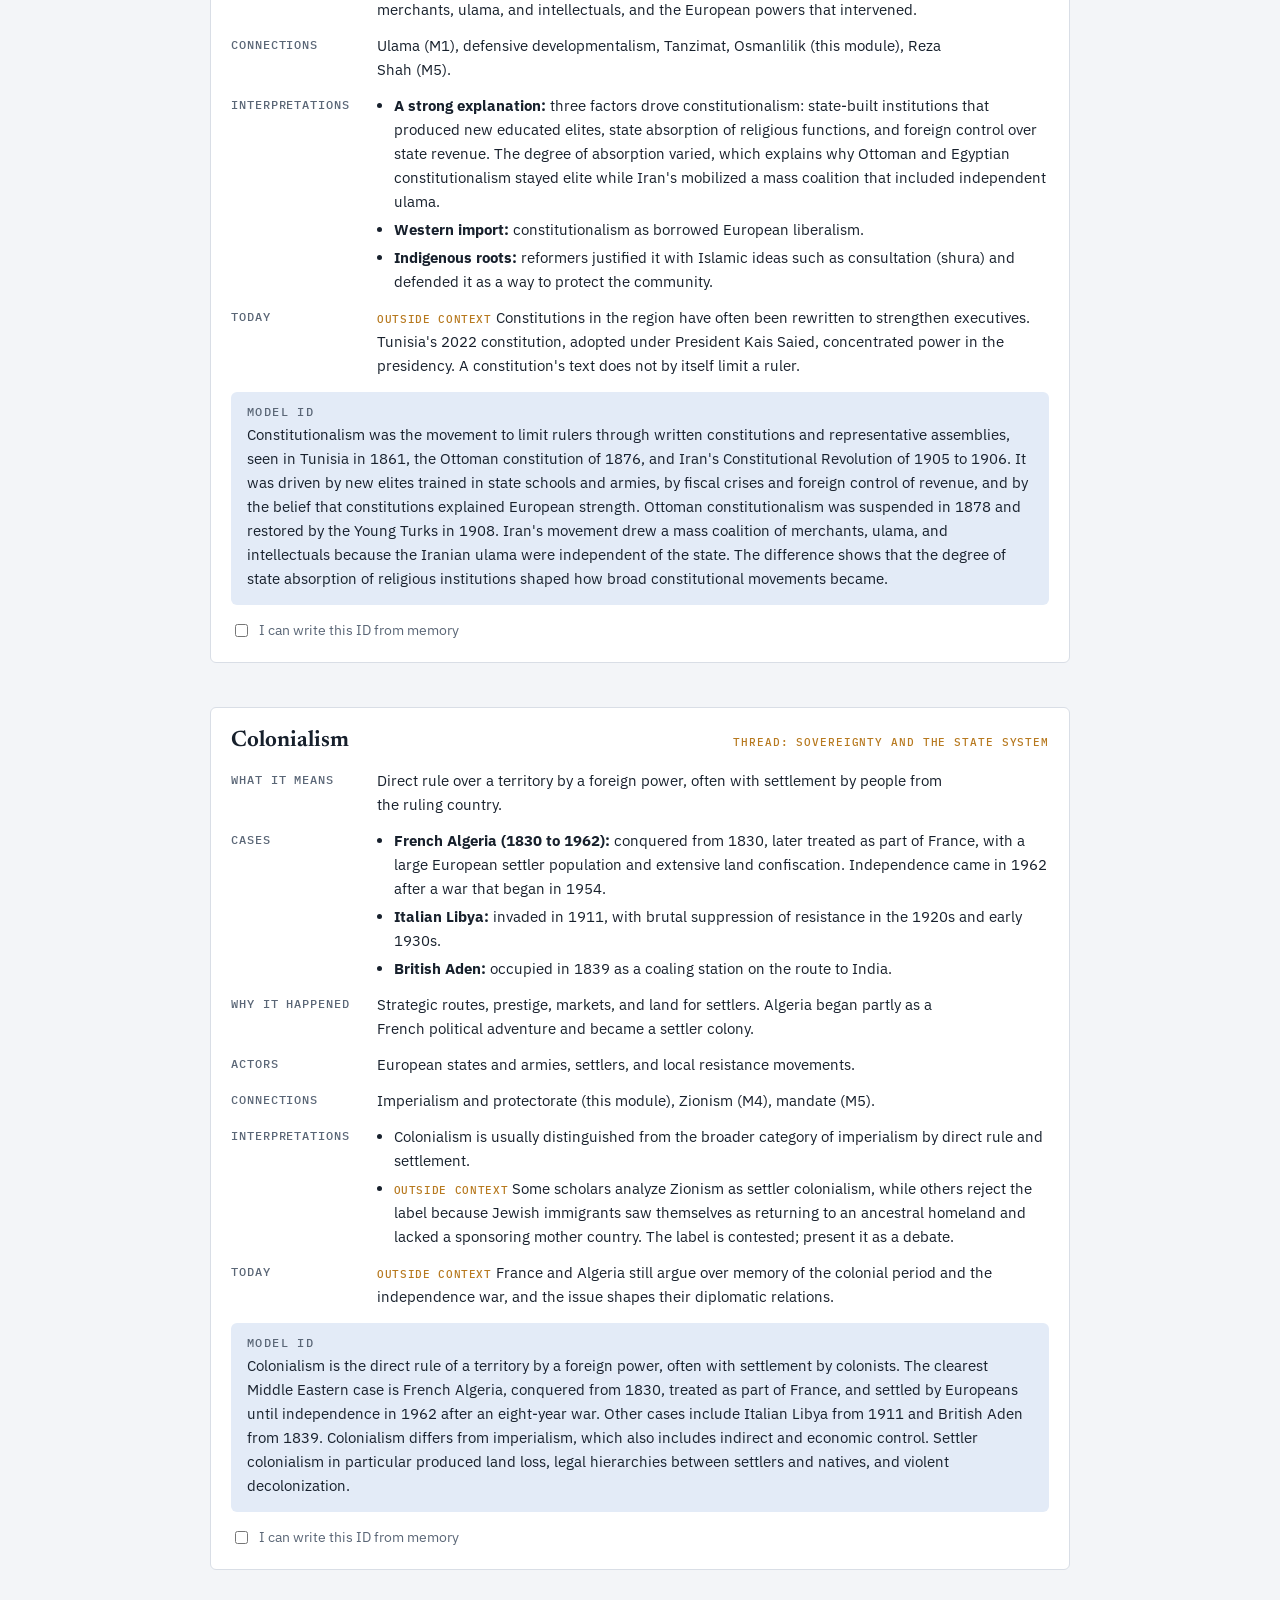
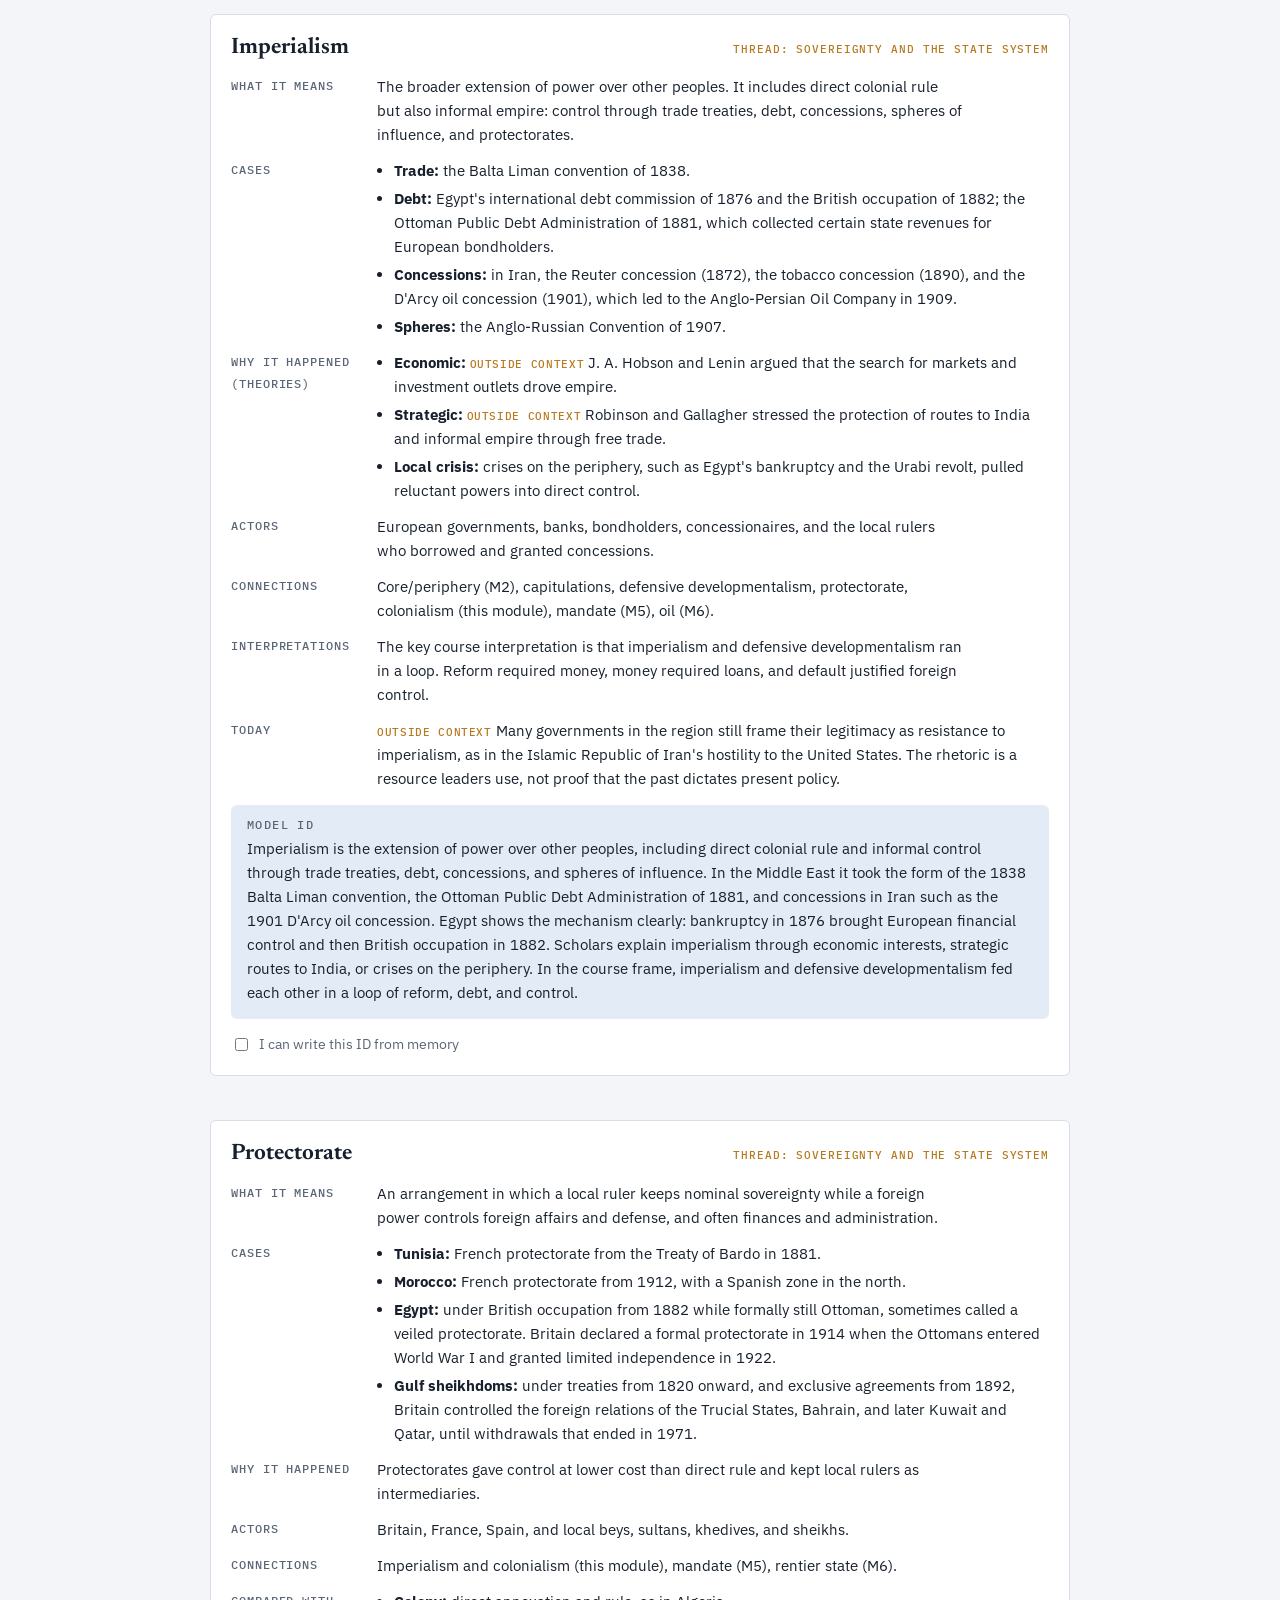
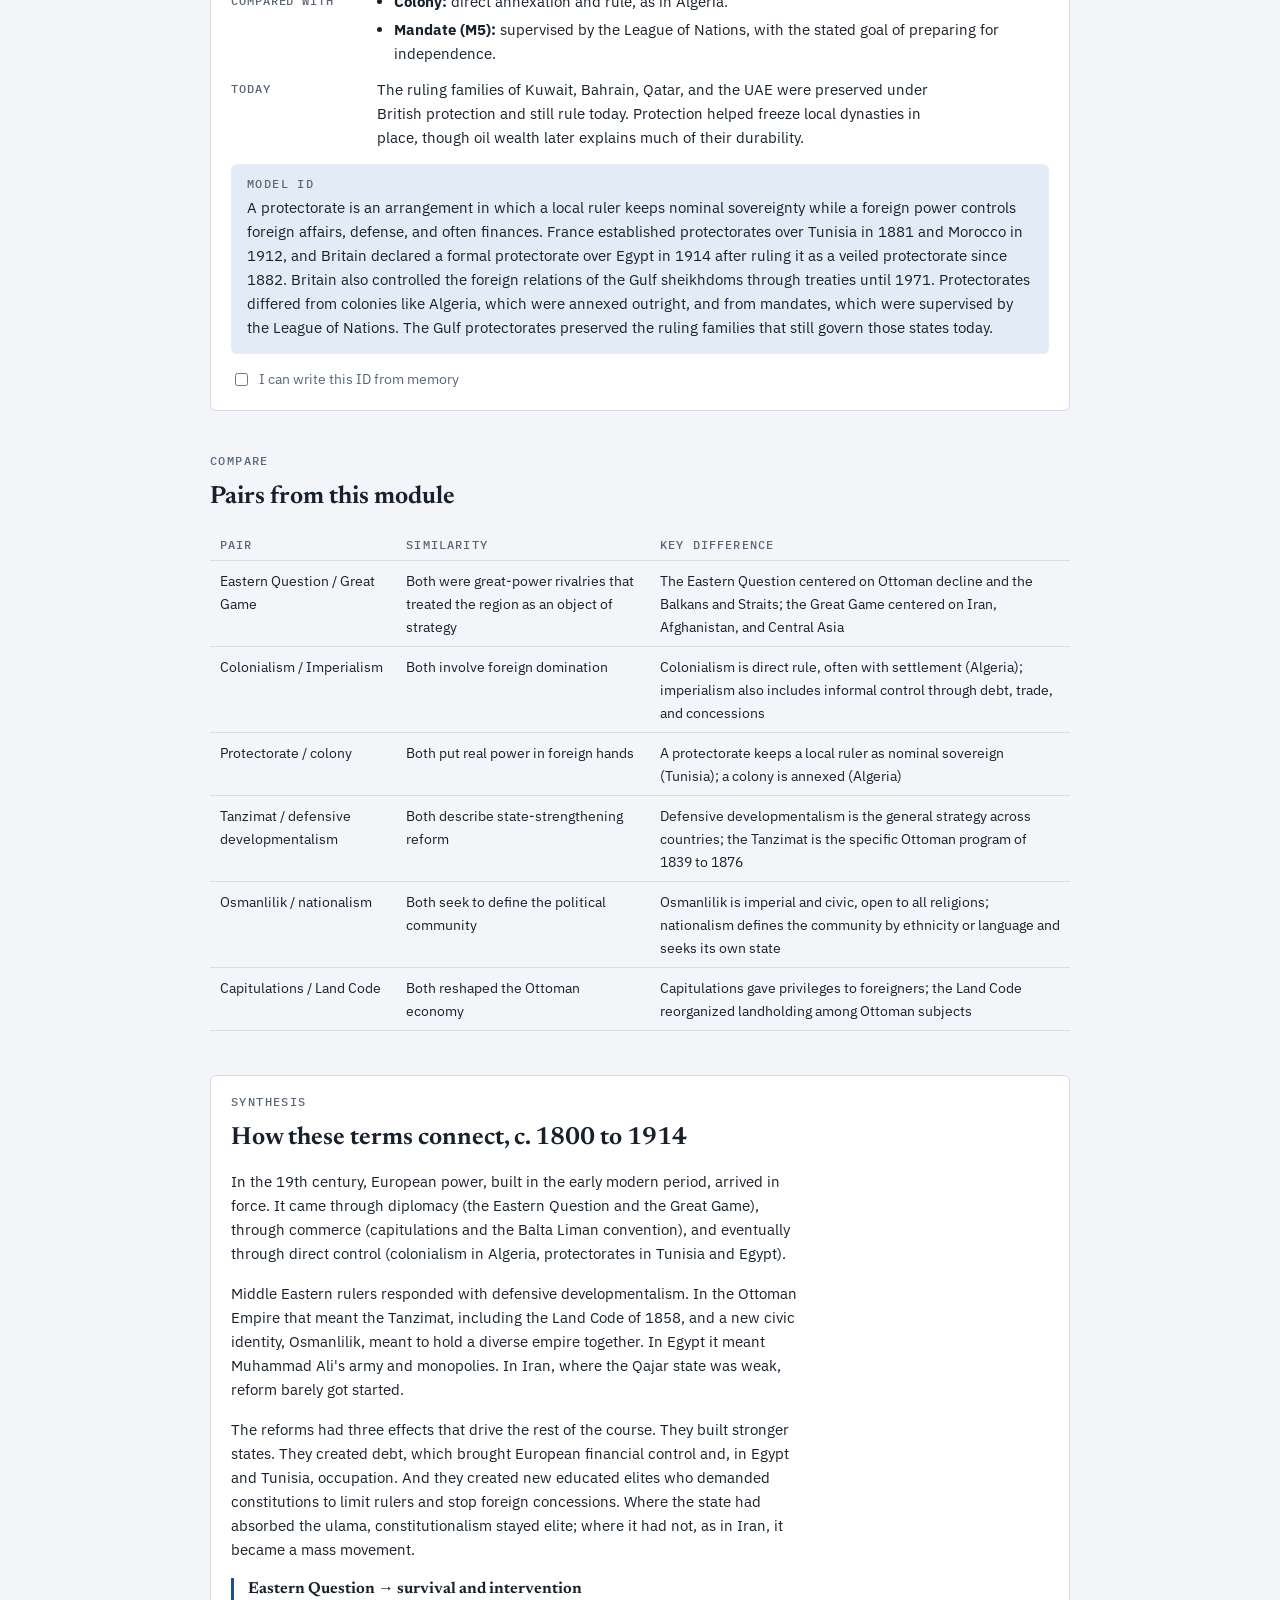
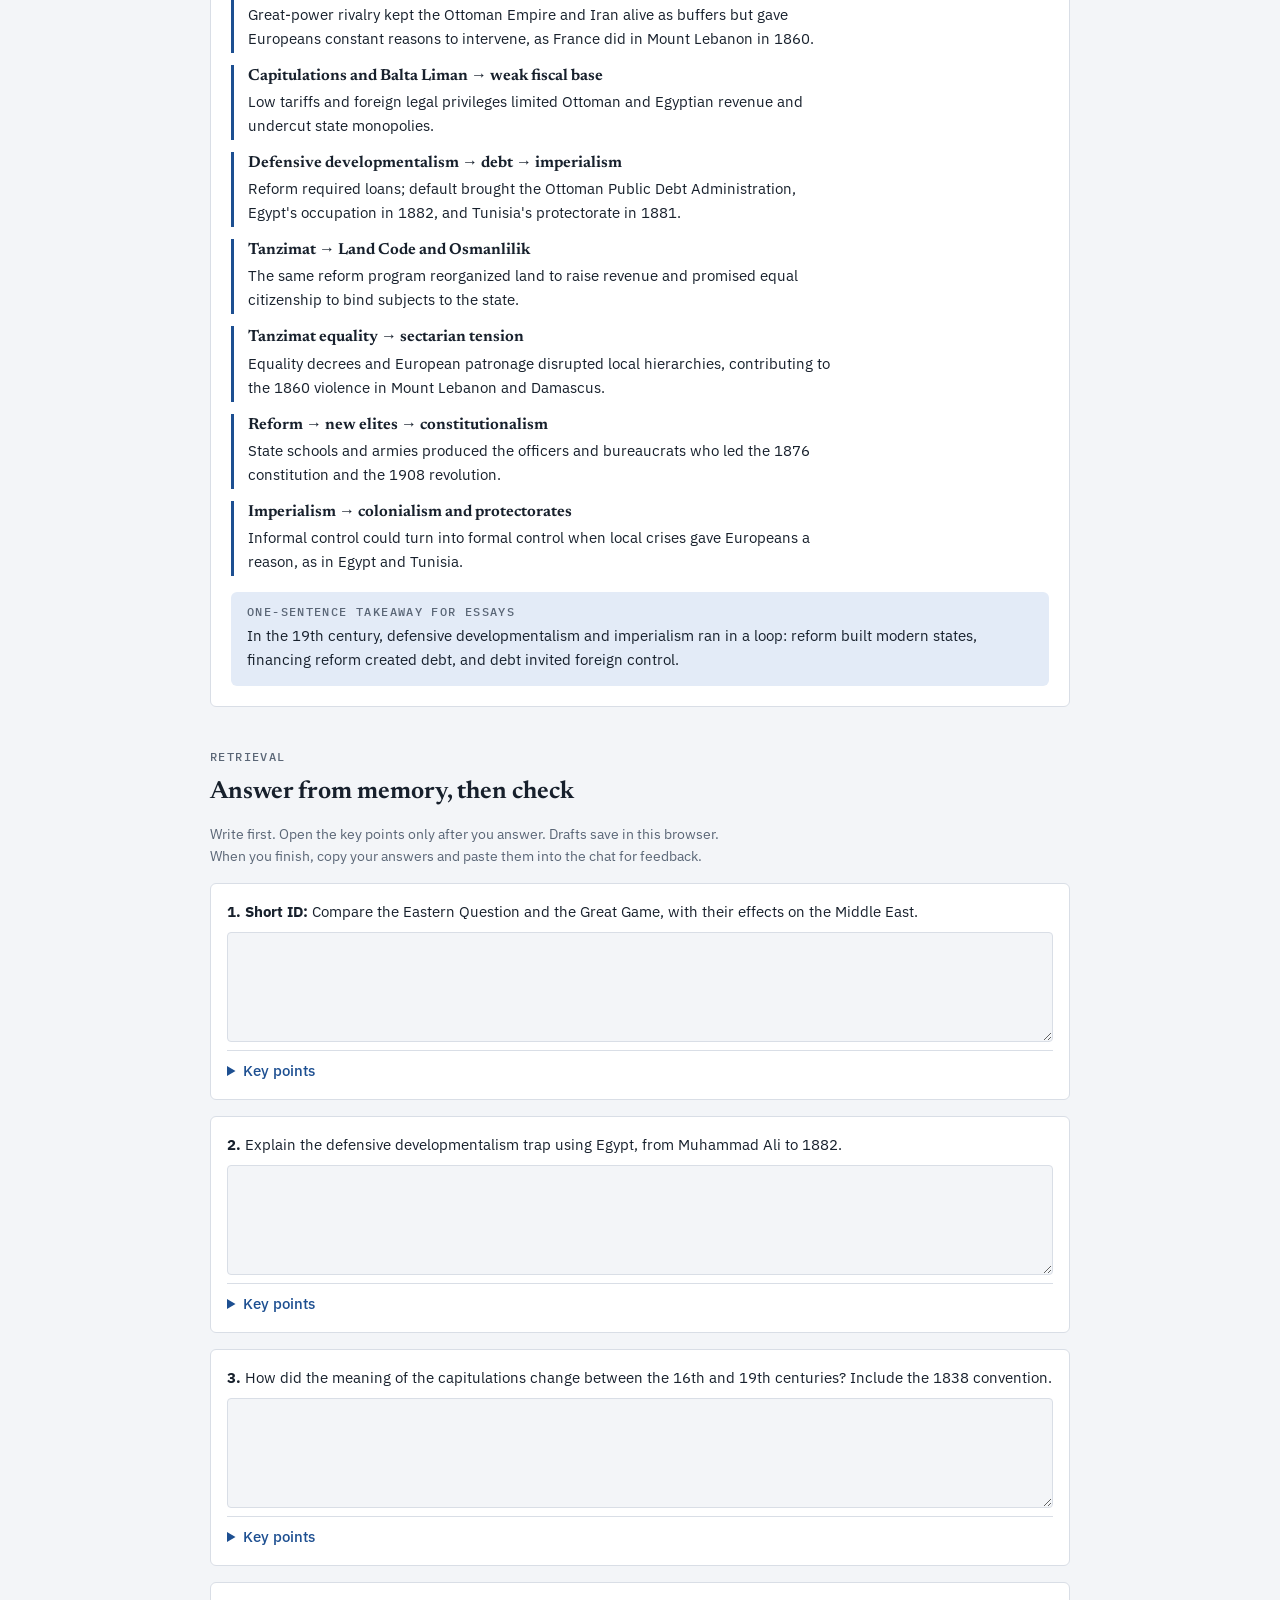
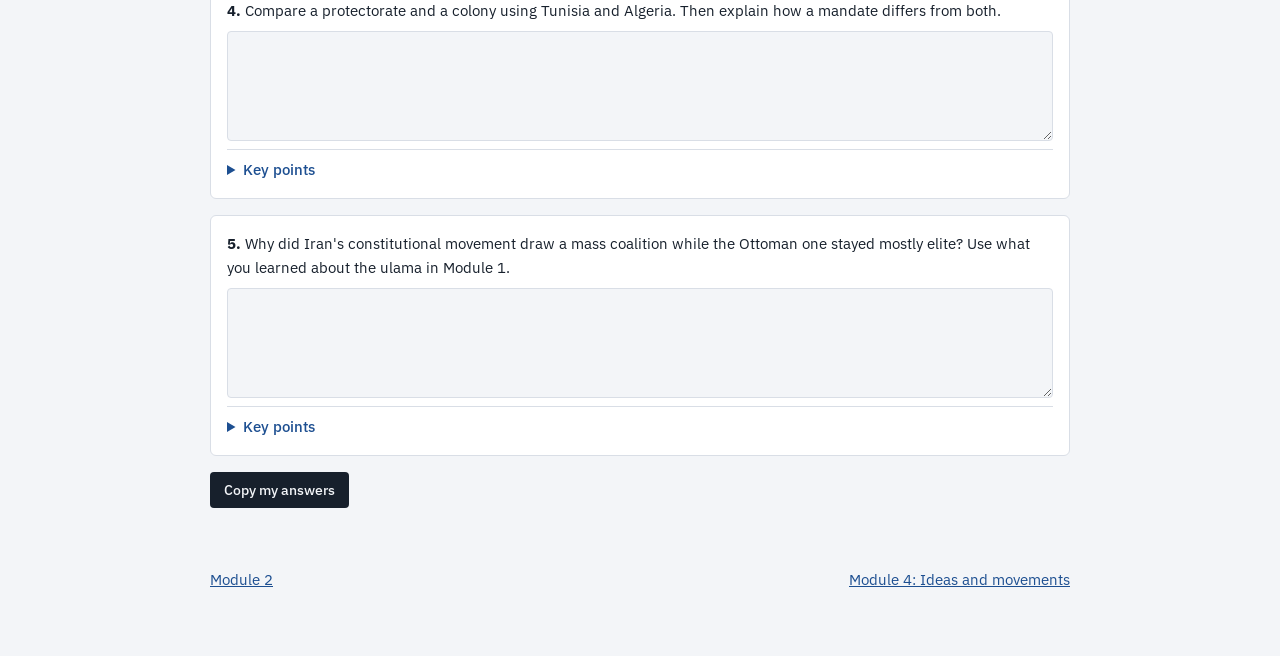
<file: m3.html>
<!doctype html>
<html lang="en">
<head>
<meta charset="utf-8">
<meta name="viewport" content="width=device-width, initial-scale=1, viewport-fit=cover">
<title>M3 European Pressure</title>
<link rel="stylesheet" href="https://fonts.googleapis.com/css2?family=Newsreader:opsz,wght@6..72,500;6..72,650&family=IBM+Plex+Sans:wght@400;500;600&family=IBM+Plex+Mono:wght@400;500&display=swap">
<link rel="stylesheet" href="style.css">
</head>
<body>
<div class="wrap">
<nav class="sitenav" aria-label="Site"><a href="index.html">Map</a><a href="m1.html">M1</a><a href="m2.html">M2</a><a href="m3.html" aria-current="page">M3</a><a href="m4.html">M4</a><a href="m5.html">M5</a><a href="m6.html">M6</a></nav>

<header style="display:grid;gap:10px">
  <span class="eyebrow">Module 3 · c. 1800 to 1914</span>
  <h1>European pressure and the 19th-century response</h1>
  <p class="lede">This is the heart of the course. European power grows, Middle Eastern rulers reform their states to survive, and the reforms themselves create debt, new elites, and new ideas. Ten terms, one loop: pressure produces reform, and reform produces new openings for pressure.</p>
  <div class="toc"><a href="#economic-capitulations">Capitulations</a><a href="#the-eastern-question-and-the-great-game">Eastern Question and Great Game</a><a href="#defensive-developmentalism">Defensive Developmentalism</a><a href="#tanzimat-reforms">Tanzimat</a><a href="#ottoman-land-code-of-1858">Land Code</a><a href="#osmanlilik">Osmanlilik</a><a href="#constitutionalism">Constitutionalism</a><a href="#colonialism">Colonialism</a><a href="#imperialism">Imperialism</a><a href="#protectorate">Protectorate</a><a href="#connections">Connections</a><a href="#questions">Questions</a></div>
  <p class="note">Labels marked <span class="outside">outside context</span> come from scholarship or events beyond Gelvin and the study guide. Use them as support, and lead with course material where you can.</p>
</header>

<article class="term" id="economic-capitulations">
  <header><h2>Economic Capitulations</h2><span class="tag">Thread: the world economy</span></header>
  <dl class="rows"><div><dt>What happened</dt><dd><p>Capitulations were commercial and legal privileges that Ottoman sultans granted to the merchants of European states: lower customs duties, exemption from certain taxes, and the right to be judged by their own consuls instead of Ottoman courts. Grants to Venice and others came early, and the French capitulations of 1569 became a model. In 1740 a new treaty renewed and expanded the French privileges, marking the height of French influence.</p></dd></div><div><dt>How the meaning changed</dt><dd><ul><li><b>From strength:</b> early capitulations were favors granted by a powerful sultan to attract trade and allies.</li><li><b>To weakness:</b> as the balance of power shifted, European consuls extended protection to local, mostly non-Muslim merchants through certificates called berats. These protégés escaped Ottoman taxes and courts, which gave them an edge over Muslim merchants.</li><li><b>Commercial treaties:</b> the Anglo-Ottoman Commercial Convention of Balta Liman (1838) was imposed on the Ottomans. It abolished state monopolies and fixed low duties, 3 percent on imports. It applied to Egypt as Ottoman territory, threatening Muhammad Ali's state monopolies; he resisted until the Ottomans and Britain reasserted control in 1840 to 1841.</li></ul></dd></div><div><dt>End</dt><dd><p>The Ottomans abolished the capitulations unilaterally in 1914. Turkey's abolition was confirmed at Lausanne in 1923. In Egypt, the Montreux Convention of 1937 abolished them, with a transition period that ended in 1949.</p></dd></div><div><dt>Actors</dt><dd><p>Ottoman sultans, European consuls and merchants, local protégé merchants, and Britain as the main force behind Balta Liman.</p></dd></div><div><dt>Connections</dt><dd><p>Commercial Revolution and core/periphery (M2), defensive developmentalism and imperialism (this module), sectarianism (M1), Ataturk and Lausanne (M5).</p></dd></div><div><dt>Interpretations</dt><dd><ul><li>One view: capitulations were a reasonable trade policy that became harmful only when Ottoman power declined.</li><li>Another: whatever their origins, by the 19th century they were instruments of informal empire, carving foreign enclaves out of Ottoman sovereignty.</li><li>Both agree that the same legal tool meant opposite things under different balances of power.</li></ul></dd></div><div><dt>Today</dt><dd><span class="outside">outside context</span> In 1964 Ayatollah Khomeini denounced an Iranian law granting legal immunity to American military personnel as a revival of capitulations, and he was exiled for it. The memory of capitulations still shapes sensitivity to foreign legal privilege.</dd></div></dl>
  <div class="idbox"><span class="eyebrow">Model ID</span><p>Capitulations were commercial and legal privileges, such as low customs duties and the right to be tried in consular courts, that Ottoman sultans granted to European merchants, with the French grant of 1569 serving as a model. They began as favors from a position of Ottoman strength meant to attract trade. As European power grew, consuls extended protection to local non-Muslim merchants, who escaped Ottoman taxes and courts. The 1838 Balta Liman convention, imposed on the Ottomans and applied to Egypt, abolished monopolies and fixed low tariffs. Capitulations thus became a tool of informal European control until their abolition in 1914 and at Lausanne in 1923.</p></div>
  <label class="selfcheck"><input type="checkbox" id="tick-m3-0" data-term="Economic Capitulations"> I can write this ID from memory</label>
</article>
<article class="term" id="the-eastern-question-and-the-great-game">
  <header><h2>The Eastern Question and the Great Game</h2><span class="tag">Thread: sovereignty and the state system</span></header>
  <dl class="rows"><div><dt>What happened</dt><dd><p><b>The Eastern Question</b> was the 19th century diplomatic problem of what to do about the weakening Ottoman Empire: who would gain its territory, and how to keep its decline from upsetting the European balance of power. Britain usually propped up the Ottomans to block Russia and protect the route to India. Russia sought access to the Straits and posed as protector of Orthodox Christians. France claimed to protect Catholics. Austria watched the Balkans.</p><ul><li>Greek independence (recognized 1830)</li><li>Crimean War (1853 to 1856) and the Treaty of Paris (1856)</li><li>Russo-Turkish War (1877 to 1878), the Treaty of San Stefano, and the Congress of Berlin (1878), where Britain took Cyprus</li></ul><p><b>The Great Game</b> was the Anglo-Russian rivalry over Central Asia, Afghanistan, and Iran, from the early 19th century until the Anglo-Russian Convention of 1907. That convention divided Iran into a Russian sphere in the north, a British sphere in the southeast, and a neutral zone between them.</p></dd></div><div><dt>Why it happened</dt><dd><p>Britain feared Russian expansion toward India and the Mediterranean. Russia sought warm-water access and influence. Both preferred weak buffer states to direct conflict with each other.</p></dd></div><div><dt>Actors</dt><dd><p>Britain, Russia, France, Austria, the Ottoman government, and the Qajar shahs.</p></dd></div><div><dt>Connections</dt><dd><p>Westphalia (M2), capitulations and protectorate (this module), Druze and Maronite (M1), World War I agreements (M5).</p></dd></div><div><dt>Interpretations</dt><dd><ul><li><b>Realist:</b> the region was an object of great-power balancing, and its states survived because the powers checked each other.</li><li><b>Local agency:</b> Ottoman and Qajar rulers played the powers against each other to keep some independence, which is why the Ottoman Empire and Iran were never fully colonized.</li></ul></dd></div><div><dt>Today</dt><dd><span class="outside">outside context</span> Russia's military intervention in Syria from 2015 and its naval base at Tartus echoed the old search for a warm-water foothold. After Assad's fall in December 2024, the future of those bases became uncertain, which shows how such footholds depend on local politics.</dd></div></dl>
  <div class="idbox"><span class="eyebrow">Model ID</span><p>The Eastern Question was the 19th century problem among European powers of how to manage the decline of the Ottoman Empire, while the Great Game was the Anglo-Russian rivalry over Iran, Afghanistan, and Central Asia. In the Eastern Question, Britain generally propped up the Ottomans against Russia, as in the Crimean War of 1853 to 1856. In the Great Game, the 1907 Anglo-Russian Convention divided Iran into Russian and British spheres. Both treated the region as an object of European strategy rather than as sovereign actors. Yet great-power rivalry also helped the Ottoman Empire and Iran survive as buffers rather than becoming colonies.</p></div>
  <label class="selfcheck"><input type="checkbox" id="tick-m3-1" data-term="“The Eastern Question” and “The Great Game”"> I can write this ID from memory</label>
</article>
<article class="term" id="defensive-developmentalism">
  <header><h2>Defensive Developmentalism</h2><span class="tag">Thread: the modern state</span></header>
  <dl class="rows"><div><dt>What it means</dt><dd><p>Gelvin's term for the policies Middle Eastern rulers adopted to strengthen their states against European encroachment and internal rivals: modern conscript armies, centralized administration, tax reform, state factories, schools, and sending students to Europe.</p></dd></div><div><dt>Cases</dt><dd><ul><li><b>Ottoman Empire:</b> Selim III's New Order army in the 1790s provoked a Janissary revolt and his overthrow in 1807. Mahmud II destroyed the Janissaries in 1826 and centralized power, preparing the way for the Tanzimat.</li><li><b>Egypt:</b> Muhammad Ali, an Ottoman officer of Albanian origin, rose in the vacuum left by the French withdrawal in 1801 and ruled from 1805 to 1848. He conscripted peasants, created state monopolies and factories, sent students to France, and invaded Syria in 1831.</li><li><b>Iran:</b> chief minister Amir Kabir (1848 to 1851) attempted army, tax, and education reform and founded the Dar al-Funun school in 1851, but he was dismissed and killed.</li></ul></dd></div><div><dt>Why it happened</dt><dd><p>Military defeats showed that the old order could not resist European armies, and rulers also needed strength against internal rivals. Muhammad Ali's army was aimed at the Ottoman sultan as much as at Europe.</p></dd></div><div><dt>Results</dt><dd><ul><li><b>Success:</b> it built stronger, more centralized states and created new educated elites: officers, bureaucrats, and teachers.</li><li><b>Failure:</b> reforms were expensive. Borrowing led to debt and then foreign control. Tunisia accepted an international debt commission in 1869 and became a French protectorate in 1881. Egypt went bankrupt in 1876, and Britain occupied it in 1882.</li><li><b>Unintended effect:</b> the new elites trained by the state later demanded constitutions to limit rulers.</li></ul></dd></div><div><dt>Actors</dt><dd><p>Selim III, Mahmud II, Muhammad Ali, Ottoman Tanzimat statesmen, Amir Kabir, and European creditors.</p></dd></div><div><dt>Connections</dt><dd><p>Ottoman Empire and core/periphery (M2), ulama (M1), Tanzimat, constitutionalism, imperialism, and protectorate (this module), Ataturk and Reza Shah as later versions (M5).</p></dd></div><div><dt>Interpretations</dt><dd><ul><li><b>A useful formulation:</b> defensive developmentalism succeeded at building modern states and failed at preserving their independence. Reform and imperialism ran in a loop: reform required money, money brought debt, and debt brought control.</li><li><b>Muhammad Ali as nationalist modernizer or dynast:</b> <span class="outside">outside context</span> Egyptian nationalist history cast him as the founder of modern Egypt. Khaled Fahmy and others argue he was an Ottoman dynast building power for his family, using Egyptian peasants as conscripts.</li></ul></dd></div><div><dt>Today</dt><dd><span class="outside">outside context</span> Gulf monarchies' state-led development plans, such as Saudi Arabia's Vision 2030, are top-down programs meant to secure regimes by modernizing economies. The logic resembles defensive developmentalism, but oil money changes the financing problem that sank 19th century reformers.</dd></div></dl>
  <div class="idbox"><span class="eyebrow">Model ID</span><p>Defensive developmentalism is Gelvin's term for the reforms rulers adopted to strengthen their states against Europe and internal rivals, including conscript armies, centralized bureaucracy, tax reform, and state schools. Examples include Mahmud II's destruction of the Janissaries in 1826 and Muhammad Ali's conscript army and state monopolies in Egypt after 1805. These programs built stronger states and created new educated elites. But they were expensive, and borrowing led to debt and foreign control, as in Egypt's bankruptcy in 1876 and British occupation in 1882. Defensive developmentalism therefore succeeded at building modern states while often failing to preserve their independence.</p></div>
  <label class="selfcheck"><input type="checkbox" id="tick-m3-2" data-term="Defensive Developmentalism"> I can write this ID from memory</label>
</article>
<article class="term" id="tanzimat-reforms">
  <header><h2>Tanzimat Reforms</h2><span class="tag">Thread: the modern state</span></header>
  <dl class="rows"><div><dt>What happened</dt><dd><p>The Tanzimat ("reorganization") was the period of Ottoman reform from 1839 to 1876.</p><ul><li><b>Gulhane Edict (1839):</b> issued under Sultan Abdulmecid and associated with Mustafa Resid Pasha. It promised security of life, honor, and property, regular taxation instead of tax farming, and orderly conscription.</li><li><b>Reform Edict (1856):</b> issued at the end of the Crimean War under European pressure, it promised explicit equality between Muslim and non-Muslim subjects.</li><li><b>Institutions:</b> new commercial and penal codes, the Land Code of 1858, the provincial law of 1864, state (nizamiye) courts, state schools, and the Mecelle civil code (1869 to 1876), which codified Islamic law in a modern format.</li><li>The period ended with the constitution of 1876.</li></ul></dd></div><div><dt>Why it happened</dt><dd><p>To centralize revenue and power, to build a loyal citizenry, and to remove the pretext for European intervention on behalf of Christian subjects.</p></dd></div><div><dt>Effects</dt><dd><ul><li>A larger, more centralized bureaucracy with more reach into the provinces.</li><li>Equality for non-Muslims angered some Muslims who lost their privileged status and some Christian clergy who lost authority over their communities.</li><li>The reforms disrupted local hierarchies and are linked to the violence in Mount Lebanon and Damascus in 1860.</li><li>The state absorbed legal and educational functions from the ulama.</li></ul></dd></div><div><dt>Actors</dt><dd><p>Sultans Abdulmecid and Abdulaziz, Mustafa Resid Pasha, Ali Pasha and Fuad Pasha, European ambassadors, and provincial elites.</p></dd></div><div><dt>Connections</dt><dd><p>Ulama, Druze and Maronite, sectarianism (M1), defensive developmentalism, Land Code, Osmanlilik, constitutionalism (this module), Kemalism (M5).</p></dd></div><div><dt>Interpretations</dt><dd><ul><li><b>Westernization:</b> reforms copied from Europe under European pressure.</li><li><b>Ottoman continuity:</b> reforms built on earlier Ottoman traditions of centralization and justice, and Ottoman statesmen chose them for their own purposes.</li><li><b>Liberal or absolutist:</b> the edicts used the language of rights, but their main effect was to strengthen the central state.</li></ul></dd></div><div><dt>Today</dt><dd><p>Turkey's tradition of top-down, state-led reform runs from the Tanzimat through Kemalism. Continuity does not mean destiny: the same centralized state has served very different governments.</p></dd></div></dl>
  <div class="idbox"><span class="eyebrow">Model ID</span><p>The Tanzimat was the period of Ottoman reform from 1839 to 1876, opened by the Gulhane Edict of 1839 and extended by the Reform Edict of 1856, which promised equality for Muslim and non-Muslim subjects. It created new law codes, state courts and schools, the Land Code of 1858, and the Mecelle civil code. The reforms aimed to centralize revenue and power and to remove European pretexts for intervening on behalf of Christians. They expanded the bureaucracy and absorbed functions once held by the ulama, but equality decrees disrupted local hierarchies and are linked to the 1860 violence in Mount Lebanon and Damascus. The Tanzimat is the Ottoman form of defensive developmentalism and led directly to the constitution of 1876.</p></div>
  <label class="selfcheck"><input type="checkbox" id="tick-m3-3" data-term="Tanzimat Reforms"> I can write this ID from memory</label>
</article>
<article class="term" id="ottoman-land-code-of-1858">
  <header><h2>Ottoman Land Code of 1858</h2><span class="tag">Thread: the world economy</span></header>
  <dl class="rows"><div><dt>What happened</dt><dd><p>Part of the Tanzimat, the code classified land into categories, most importantly state-owned land (miri) held by cultivators, and required holders to register their land and receive title deeds.</p></dd></div><div><dt>Why it happened</dt><dd><p>To increase tax revenue, to identify who was responsible for taxes, to tie cultivators directly to the state, and to cut out intermediaries.</p></dd></div><div><dt>What actually happened</dt><dd><ul><li>Results varied by region.</li><li>In many areas, especially in Syria, Iraq, and Palestine, peasants avoided registration because they feared taxes and conscription, or communal land was registered in the names of tribal sheikhs, urban notables, and merchants.</li><li>The result was often large estates and absentee landlords, with former owners becoming tenants.</li><li><span class="outside">outside context</span> In Palestine, some absentee owners later sold land to Zionist organizations; the Sursock family of Beirut sold land in the Jezreel Valley in the 1920s, and tenant farmers were displaced.</li></ul></dd></div><div><dt>Actors</dt><dd><p>Ottoman reformers, peasants, tribal sheikhs, urban notables and merchants, and later land buyers.</p></dd></div><div><dt>Connections</dt><dd><p>Core/periphery (M2), Tanzimat (this module), Zionism and aliyah (M4), Nasser's and the Ba'ath's land reforms (M6).</p></dd></div><div><dt>Interpretations</dt><dd><ul><li><b>Classic view:</b> the code concentrated land in the hands of notables and created a landed elite.</li><li><b>Revisionist view:</b> <span class="outside">outside context</span> historians such as Martha Mundy show the outcomes varied widely, and in some places smallholders did register and benefit.</li><li>Either way, the code turned land into a registered commodity linked to the export economy.</li></ul></dd></div><div><dt>Today</dt><dd><span class="outside">outside context</span> Ottoman land categories and records still matter in land disputes in Israel and the West Bank. A 19th century tax reform remains part of a 21st century conflict.</dd></div></dl>
  <div class="idbox"><span class="eyebrow">Model ID</span><p>The Ottoman Land Code of 1858 was a Tanzimat reform that classified land and required cultivators to register their holdings and receive title deeds. Its goals were to raise tax revenue and tie cultivators directly to the state. In many areas, especially Syria, Iraq, and Palestine, peasants avoided registration out of fear of taxes and conscription, and land was registered to sheikhs, notables, and merchants. This often produced large estates and absentee landlords, though revisionist historians stress regional variation. The code shaped the landed elites later targeted by land reform and the land sales that affected Palestinian tenant farmers.</p></div>
  <label class="selfcheck"><input type="checkbox" id="tick-m3-4" data-term="Ottoman Land Code of 1858"> I can write this ID from memory</label>
</article>
<article class="term" id="osmanlilik">
  <header><h2>Osmanlilik</h2><span class="tag">Thread: identity and nationalism</span></header>
  <dl class="rows"><div><dt>What it means</dt><dd><p>Ottomanism: the idea of a common Ottoman identity and citizenship for all subjects regardless of religion or ethnicity, meant to bind them to the state.</p></dd></div><div><dt>Why it happened</dt><dd><p>To counter separatist nationalism among Balkan Christians and to remove the pretext for European intervention. It grew from the equality promised in the edicts of 1839 and 1856, was formalized in the Ottoman Nationality Law of 1869, and was championed by the Young Ottomans, such as Namik Kemal, who linked it to constitutional government.</p></dd></div><div><dt>Why it faded</dt><dd><ul><li>Balkan nationalisms continued, and many Christians preferred European protection or independence.</li><li>Some Muslims resented losing their privileged status.</li><li>After losing much of the Christian Balkans in 1878, Abdulhamid II leaned more on Islamic solidarity and his role as caliph.</li><li>After 1908, and especially after the Balkan Wars of 1912 to 1913, the Young Turks moved toward Turkish nationalism.</li></ul></dd></div><div><dt>Actors</dt><dd><p>Tanzimat statesmen, the Young Ottomans, Abdulhamid II, the Young Turks, and Balkan nationalists.</p></dd></div><div><dt>Connections</dt><dd><p>Sectarianism (M1), Tanzimat and constitutionalism (this module), nationalism (M4), Kemalism (M5).</p></dd></div><div><dt>Interpretations</dt><dd><ul><li><b>Genuine civic project:</b> an early attempt at equal citizenship that could have held a diverse empire together.</li><li><b>Tool of centralization:</b> a way to tie subjects directly to the state and weaken community leaders.</li><li>Its failure is often used to argue that imperial civic identity could not compete with ethnic nationalism, though the outcome also depended on wars and European intervention.</li></ul></dd></div><div><dt>Today</dt><dd><span class="outside">outside context</span> Turkey's long conflict over Kurdish identity is a version of the same question: can a single civic identity include groups with distinct languages and histories?</dd></div></dl>
  <div class="idbox"><span class="eyebrow">Model ID</span><p>Osmanlilik, or Ottomanism, was the idea of a shared Ottoman identity and citizenship for all subjects regardless of religion or ethnicity. It grew from the equality promised in the Tanzimat edicts of 1839 and 1856, was formalized in the Nationality Law of 1869, and was championed by the Young Ottomans alongside constitutionalism. Its goal was to bind diverse subjects to the state and undercut separatism and European intervention. It faded as Balkan nationalisms advanced, as Abdulhamid II emphasized Islamic solidarity after 1878, and as the Young Turks turned toward Turkish nationalism after the Balkan Wars. Its failure helped clear the way for the nation-states that followed the empire.</p></div>
  <label class="selfcheck"><input type="checkbox" id="tick-m3-5" data-term="Osmanlilik"> I can write this ID from memory</label>
</article>
<article class="term" id="constitutionalism">
  <header><h2>Constitutionalism</h2><span class="tag">Thread: the modern state</span></header>
  <dl class="rows"><div><dt>What it means</dt><dd><p>Movements to limit a ruler's power through a written constitution and a representative assembly.</p></dd></div><div><dt>Cases</dt><dd><ul><li><b>Tunisia (1861):</b> often cited as the first constitution in the Muslim world; suspended in 1864.</li><li><b>Ottoman Empire (1876):</b> drafted under Midhat Pasha, suspended by Abdulhamid II in 1878, and restored by the Young Turk Revolution of 1908, led by the Committee of Union and Progress.</li><li><b>Egypt:</b> a constitutional movement and the Urabi revolt (1881 to 1882) challenged the khedive and foreign financial control and ended with the British occupation of 1882.</li><li><b>Iran (1905 to 1911):</b> a coalition of bazaar merchants, ulama, and intellectuals won a parliament (majlis) and constitution in 1906. Russian intervention closed the parliament in 1911.</li></ul></dd></div><div><dt>Why it happened</dt><dd><ul><li>State schools and armies created new elites who knew European political ideas.</li><li>Fiscal crises and foreign control made limiting the ruler's spending and concessions urgent.</li><li>Constitutions seemed to be a source of European strength.</li></ul></dd></div><div><dt>Actors</dt><dd><p>Midhat Pasha, the Young Ottomans and Young Turks, Ahmed Urabi, Iranian merchants, ulama, and intellectuals, and the European powers that intervened.</p></dd></div><div><dt>Connections</dt><dd><p>Ulama (M1), defensive developmentalism, Tanzimat, Osmanlilik (this module), Reza Shah (M5).</p></dd></div><div><dt>Interpretations</dt><dd><ul><li><b>A strong explanation:</b> three factors drove constitutionalism: state-built institutions that produced new educated elites, state absorption of religious functions, and foreign control over state revenue. The degree of absorption varied, which explains why Ottoman and Egyptian constitutionalism stayed elite while Iran's mobilized a mass coalition that included independent ulama.</li><li><b>Western import:</b> constitutionalism as borrowed European liberalism.</li><li><b>Indigenous roots:</b> reformers justified it with Islamic ideas such as consultation (shura) and defended it as a way to protect the community.</li></ul></dd></div><div><dt>Today</dt><dd><span class="outside">outside context</span> Constitutions in the region have often been rewritten to strengthen executives. Tunisia's 2022 constitution, adopted under President Kais Saied, concentrated power in the presidency. A constitution's text does not by itself limit a ruler.</dd></div></dl>
  <div class="idbox"><span class="eyebrow">Model ID</span><p>Constitutionalism was the movement to limit rulers through written constitutions and representative assemblies, seen in Tunisia in 1861, the Ottoman constitution of 1876, and Iran's Constitutional Revolution of 1905 to 1906. It was driven by new elites trained in state schools and armies, by fiscal crises and foreign control of revenue, and by the belief that constitutions explained European strength. Ottoman constitutionalism was suspended in 1878 and restored by the Young Turks in 1908. Iran's movement drew a mass coalition of merchants, ulama, and intellectuals because the Iranian ulama were independent of the state. The difference shows that the degree of state absorption of religious institutions shaped how broad constitutional movements became.</p></div>
  <label class="selfcheck"><input type="checkbox" id="tick-m3-6" data-term="Constitutionalism"> I can write this ID from memory</label>
</article>
<article class="term" id="colonialism">
  <header><h2>Colonialism</h2><span class="tag">Thread: sovereignty and the state system</span></header>
  <dl class="rows"><div><dt>What it means</dt><dd><p>Direct rule over a territory by a foreign power, often with settlement by people from the ruling country.</p></dd></div><div><dt>Cases</dt><dd><ul><li><b>French Algeria (1830 to 1962):</b> conquered from 1830, later treated as part of France, with a large European settler population and extensive land confiscation. Independence came in 1962 after a war that began in 1954.</li><li><b>Italian Libya:</b> invaded in 1911, with brutal suppression of resistance in the 1920s and early 1930s.</li><li><b>British Aden:</b> occupied in 1839 as a coaling station on the route to India.</li></ul></dd></div><div><dt>Why it happened</dt><dd><p>Strategic routes, prestige, markets, and land for settlers. Algeria began partly as a French political adventure and became a settler colony.</p></dd></div><div><dt>Actors</dt><dd><p>European states and armies, settlers, and local resistance movements.</p></dd></div><div><dt>Connections</dt><dd><p>Imperialism and protectorate (this module), Zionism (M4), mandate (M5).</p></dd></div><div><dt>Interpretations</dt><dd><ul><li>Colonialism is usually distinguished from the broader category of imperialism by direct rule and settlement.</li><li><span class="outside">outside context</span> Some scholars analyze Zionism as settler colonialism, while others reject the label because Jewish immigrants saw themselves as returning to an ancestral homeland and lacked a sponsoring mother country. The label is contested; present it as a debate.</li></ul></dd></div><div><dt>Today</dt><dd><span class="outside">outside context</span> France and Algeria still argue over memory of the colonial period and the independence war, and the issue shapes their diplomatic relations.</dd></div></dl>
  <div class="idbox"><span class="eyebrow">Model ID</span><p>Colonialism is the direct rule of a territory by a foreign power, often with settlement by colonists. The clearest Middle Eastern case is French Algeria, conquered from 1830, treated as part of France, and settled by Europeans until independence in 1962 after an eight-year war. Other cases include Italian Libya from 1911 and British Aden from 1839. Colonialism differs from imperialism, which also includes indirect and economic control. Settler colonialism in particular produced land loss, legal hierarchies between settlers and natives, and violent decolonization.</p></div>
  <label class="selfcheck"><input type="checkbox" id="tick-m3-7" data-term="Colonialism"> I can write this ID from memory</label>
</article>
<article class="term" id="imperialism">
  <header><h2>Imperialism</h2><span class="tag">Thread: sovereignty and the state system</span></header>
  <dl class="rows"><div><dt>What it means</dt><dd><p>The broader extension of power over other peoples. It includes direct colonial rule but also informal empire: control through trade treaties, debt, concessions, spheres of influence, and protectorates.</p></dd></div><div><dt>Cases</dt><dd><ul><li><b>Trade:</b> the Balta Liman convention of 1838.</li><li><b>Debt:</b> Egypt's international debt commission of 1876 and the British occupation of 1882; the Ottoman Public Debt Administration of 1881, which collected certain state revenues for European bondholders.</li><li><b>Concessions:</b> in Iran, the Reuter concession (1872), the tobacco concession (1890), and the D'Arcy oil concession (1901), which led to the Anglo-Persian Oil Company in 1909.</li><li><b>Spheres:</b> the Anglo-Russian Convention of 1907.</li></ul></dd></div><div><dt>Why it happened (theories)</dt><dd><ul><li><b>Economic:</b> <span class="outside">outside context</span> J. A. Hobson and Lenin argued that the search for markets and investment outlets drove empire.</li><li><b>Strategic:</b> <span class="outside">outside context</span> Robinson and Gallagher stressed the protection of routes to India and informal empire through free trade.</li><li><b>Local crisis:</b> crises on the periphery, such as Egypt's bankruptcy and the Urabi revolt, pulled reluctant powers into direct control.</li></ul></dd></div><div><dt>Actors</dt><dd><p>European governments, banks, bondholders, concessionaires, and the local rulers who borrowed and granted concessions.</p></dd></div><div><dt>Connections</dt><dd><p>Core/periphery (M2), capitulations, defensive developmentalism, protectorate, colonialism (this module), mandate (M5), oil (M6).</p></dd></div><div><dt>Interpretations</dt><dd><p>The key course interpretation is that imperialism and defensive developmentalism ran in a loop. Reform required money, money required loans, and default justified foreign control.</p></dd></div><div><dt>Today</dt><dd><span class="outside">outside context</span> Many governments in the region still frame their legitimacy as resistance to imperialism, as in the Islamic Republic of Iran's hostility to the United States. The rhetoric is a resource leaders use, not proof that the past dictates present policy.</dd></div></dl>
  <div class="idbox"><span class="eyebrow">Model ID</span><p>Imperialism is the extension of power over other peoples, including direct colonial rule and informal control through trade treaties, debt, concessions, and spheres of influence. In the Middle East it took the form of the 1838 Balta Liman convention, the Ottoman Public Debt Administration of 1881, and concessions in Iran such as the 1901 D'Arcy oil concession. Egypt shows the mechanism clearly: bankruptcy in 1876 brought European financial control and then British occupation in 1882. Scholars explain imperialism through economic interests, strategic routes to India, or crises on the periphery. In the course frame, imperialism and defensive developmentalism fed each other in a loop of reform, debt, and control.</p></div>
  <label class="selfcheck"><input type="checkbox" id="tick-m3-8" data-term="Imperialism"> I can write this ID from memory</label>
</article>
<article class="term" id="protectorate">
  <header><h2>Protectorate</h2><span class="tag">Thread: sovereignty and the state system</span></header>
  <dl class="rows"><div><dt>What it means</dt><dd><p>An arrangement in which a local ruler keeps nominal sovereignty while a foreign power controls foreign affairs and defense, and often finances and administration.</p></dd></div><div><dt>Cases</dt><dd><ul><li><b>Tunisia:</b> French protectorate from the Treaty of Bardo in 1881.</li><li><b>Morocco:</b> French protectorate from 1912, with a Spanish zone in the north.</li><li><b>Egypt:</b> under British occupation from 1882 while formally still Ottoman, sometimes called a veiled protectorate. Britain declared a formal protectorate in 1914 when the Ottomans entered World War I and granted limited independence in 1922.</li><li><b>Gulf sheikhdoms:</b> under treaties from 1820 onward, and exclusive agreements from 1892, Britain controlled the foreign relations of the Trucial States, Bahrain, and later Kuwait and Qatar, until withdrawals that ended in 1971.</li></ul></dd></div><div><dt>Why it happened</dt><dd><p>Protectorates gave control at lower cost than direct rule and kept local rulers as intermediaries.</p></dd></div><div><dt>Actors</dt><dd><p>Britain, France, Spain, and local beys, sultans, khedives, and sheikhs.</p></dd></div><div><dt>Connections</dt><dd><p>Imperialism and colonialism (this module), mandate (M5), rentier state (M6).</p></dd></div><div><dt>Compared with</dt><dd><ul><li><b>Colony:</b> direct annexation and rule, as in Algeria.</li><li><b>Mandate (M5):</b> supervised by the League of Nations, with the stated goal of preparing for independence.</li></ul></dd></div><div><dt>Today</dt><dd><p>The ruling families of Kuwait, Bahrain, Qatar, and the UAE were preserved under British protection and still rule today. Protection helped freeze local dynasties in place, though oil wealth later explains much of their durability.</p></dd></div></dl>
  <div class="idbox"><span class="eyebrow">Model ID</span><p>A protectorate is an arrangement in which a local ruler keeps nominal sovereignty while a foreign power controls foreign affairs, defense, and often finances. France established protectorates over Tunisia in 1881 and Morocco in 1912, and Britain declared a formal protectorate over Egypt in 1914 after ruling it as a veiled protectorate since 1882. Britain also controlled the foreign relations of the Gulf sheikhdoms through treaties until 1971. Protectorates differed from colonies like Algeria, which were annexed outright, and from mandates, which were supervised by the League of Nations. The Gulf protectorates preserved the ruling families that still govern those states today.</p></div>
  <label class="selfcheck"><input type="checkbox" id="tick-m3-9" data-term="Protectorate"> I can write this ID from memory</label>
</article>

<section>
  <span class="eyebrow">Compare</span>
  <h2>Pairs from this module</h2>
  <div class="tablebox"><table class="pairs">
    <thead><tr><th>Pair</th><th>Similarity</th><th>Key difference</th></tr></thead>
    <tbody><tr><td>Eastern Question / Great Game</td><td>Both were great-power rivalries that treated the region as an object of strategy</td><td>The Eastern Question centered on Ottoman decline and the Balkans and Straits; the Great Game centered on Iran, Afghanistan, and Central Asia</td></tr><tr><td>Colonialism / Imperialism</td><td>Both involve foreign domination</td><td>Colonialism is direct rule, often with settlement (Algeria); imperialism also includes informal control through debt, trade, and concessions</td></tr><tr><td>Protectorate / colony</td><td>Both put real power in foreign hands</td><td>A protectorate keeps a local ruler as nominal sovereign (Tunisia); a colony is annexed (Algeria)</td></tr><tr><td>Tanzimat / defensive developmentalism</td><td>Both describe state-strengthening reform</td><td>Defensive developmentalism is the general strategy across countries; the Tanzimat is the specific Ottoman program of 1839 to 1876</td></tr><tr><td>Osmanlilik / nationalism</td><td>Both seek to define the political community</td><td>Osmanlilik is imperial and civic, open to all religions; nationalism defines the community by ethnicity or language and seeks its own state</td></tr><tr><td>Capitulations / Land Code</td><td>Both reshaped the Ottoman economy</td><td>Capitulations gave privileges to foreigners; the Land Code reorganized landholding among Ottoman subjects</td></tr></tbody>
  </table></div>
</section>

<section class="connect" id="connections">
  <span class="eyebrow">Synthesis</span>
  <h2>How these terms connect, c. 1800 to 1914</h2>
  <p>In the 19th century, European power, built in the early modern period, arrived in force. It came through diplomacy (the Eastern Question and the Great Game), through commerce (capitulations and the Balta Liman convention), and eventually through direct control (colonialism in Algeria, protectorates in Tunisia and Egypt).</p><p>Middle Eastern rulers responded with defensive developmentalism. In the Ottoman Empire that meant the Tanzimat, including the Land Code of 1858, and a new civic identity, Osmanlilik, meant to hold a diverse empire together. In Egypt it meant Muhammad Ali's army and monopolies. In Iran, where the Qajar state was weak, reform barely got started.</p><p>The reforms had three effects that drive the rest of the course. They built stronger states. They created debt, which brought European financial control and, in Egypt and Tunisia, occupation. And they created new educated elites who demanded constitutions to limit rulers and stop foreign concessions. Where the state had absorbed the ulama, constitutionalism stayed elite; where it had not, as in Iran, it became a mass movement.</p>
  <div class="links"><div class="link"><h3>Eastern Question → survival and intervention</h3><p>Great-power rivalry kept the Ottoman Empire and Iran alive as buffers but gave Europeans constant reasons to intervene, as France did in Mount Lebanon in 1860.</p></div><div class="link"><h3>Capitulations and Balta Liman → weak fiscal base</h3><p>Low tariffs and foreign legal privileges limited Ottoman and Egyptian revenue and undercut state monopolies.</p></div><div class="link"><h3>Defensive developmentalism → debt → imperialism</h3><p>Reform required loans; default brought the Ottoman Public Debt Administration, Egypt's occupation in 1882, and Tunisia's protectorate in 1881.</p></div><div class="link"><h3>Tanzimat → Land Code and Osmanlilik</h3><p>The same reform program reorganized land to raise revenue and promised equal citizenship to bind subjects to the state.</p></div><div class="link"><h3>Tanzimat equality → sectarian tension</h3><p>Equality decrees and European patronage disrupted local hierarchies, contributing to the 1860 violence in Mount Lebanon and Damascus.</p></div><div class="link"><h3>Reform → new elites → constitutionalism</h3><p>State schools and armies produced the officers and bureaucrats who led the 1876 constitution and the 1908 revolution.</p></div><div class="link"><h3>Imperialism → colonialism and protectorates</h3><p>Informal control could turn into formal control when local crises gave Europeans a reason, as in Egypt and Tunisia.</p></div></div>
  <div class="idbox"><span class="eyebrow">One-sentence takeaway for essays</span><p>In the 19th century, defensive developmentalism and imperialism ran in a loop: reform built modern states, financing reform created debt, and debt invited foreign control.</p></div>
</section>

<section id="questions">
  <span class="eyebrow">Retrieval</span>
  <h2>Answer from memory, then check</h2>
  <p class="note">Write first. Open the key points only after you answer. Drafts save in this browser. When you finish, copy your answers and paste them into the chat for feedback.</p>

  <div class="q"><label for="m3q1"><b>1.</b> <b>Short ID:</b> Compare the Eastern Question and the Great Game, with their effects on the Middle East.</label>
    <textarea id="m3q1"></textarea>
    <details><summary>Key points</summary><ul><li>Eastern Question: European management of Ottoman decline; Britain propped up Ottomans against Russia; Crimean War 1853 to 1856.</li><li>Great Game: Anglo-Russian rivalry over Iran and Central Asia; 1907 convention divided Iran into spheres.</li><li>Effect: the region was treated as an object of strategy, but rivalry also preserved the Ottoman Empire and Iran as buffers.</li></ul></details></div>
  <div class="q"><label for="m3q2"><b>2.</b> Explain the defensive developmentalism trap using Egypt, from Muhammad Ali to 1882.</label>
    <textarea id="m3q2"></textarea>
    <details><summary>Key points</summary><ul><li>Muhammad Ali rose after the French left in 1801; conscription, monopolies, factories.</li><li>Balta Liman 1838 applied to Egypt undercut monopolies.</li><li>Later rulers borrowed heavily; bankruptcy 1876; European financial control.</li><li>Urabi revolt; British occupation 1882.</li></ul></details></div>
  <div class="q"><label for="m3q3"><b>3.</b> How did the meaning of the capitulations change between the 16th and 19th centuries? Include the 1838 convention.</label>
    <textarea id="m3q3"></textarea>
    <details><summary>Key points</summary><ul><li>Began as grants from Ottoman strength to attract trade, as in 1569.</li><li>Later extended to local protégés via berats, escaping Ottoman taxes and courts.</li><li>Balta Liman 1838 was imposed, abolished monopolies, set low tariffs, applied to Egypt.</li><li>Abolished 1914; confirmed at Lausanne 1923.</li></ul></details></div>
  <div class="q"><label for="m3q4"><b>4.</b> Compare a protectorate and a colony using Tunisia and Algeria. Then explain how a mandate differs from both.</label>
    <textarea id="m3q4"></textarea>
    <details><summary>Key points</summary><ul><li>Tunisia: French protectorate from 1881; bey kept nominal sovereignty.</li><li>Algeria: conquered from 1830, annexed, settler colony until 1962.</li><li>Mandate: League of Nations supervision with stated goal of independence (M5).</li></ul></details></div>
  <div class="q"><label for="m3q5"><b>5.</b> Why did Iran's constitutional movement draw a mass coalition while the Ottoman one stayed mostly elite? Use what you learned about the ulama in Module 1.</label>
    <textarea id="m3q5"></textarea>
    <details><summary>Key points</summary><ul><li>Ottoman state absorbed ulama functions, so constitutionalism was led by state-trained officials and officers.</li><li>Qajar state was weak; Iranian ulama had independent income and could mobilize.</li><li>Iran 1905 to 1906: merchants, ulama, and intellectuals together.</li><li>Mechanism: degree of state absorption of religious institutions.</li></ul></details></div>
  <button class="btn" id="copy-answers" type="button">Copy my answers</button>
  <p class="note" id="copy-msg" aria-live="polite"></p>
  <textarea id="copy-out" hidden readonly style="width:100%;min-height:120px"></textarea>
</section>

<nav class="pager" aria-label="Modules"><a href="m2.html">Module 2</a><a href="m4.html">Module 4: Ideas and movements</a></nav>
</div>
<script src="module.js"></script>
</body>
</html>
</file>
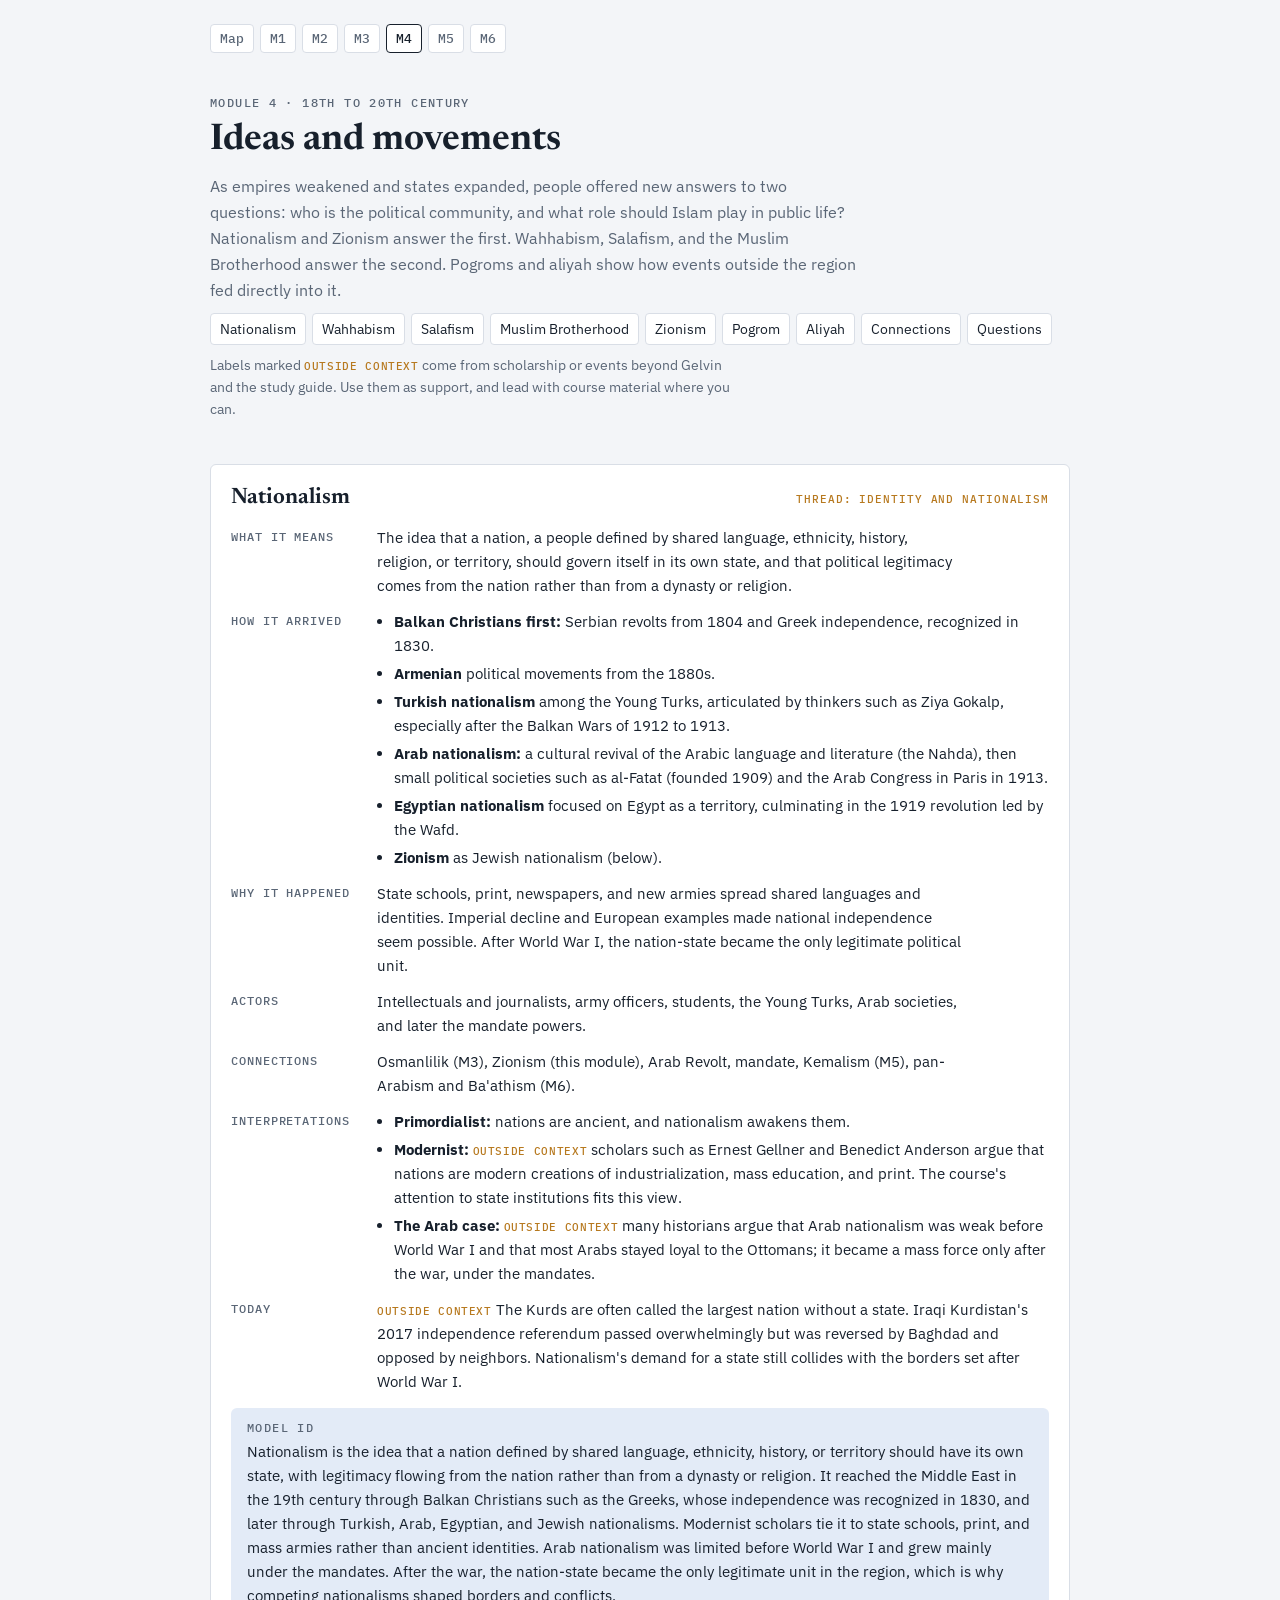
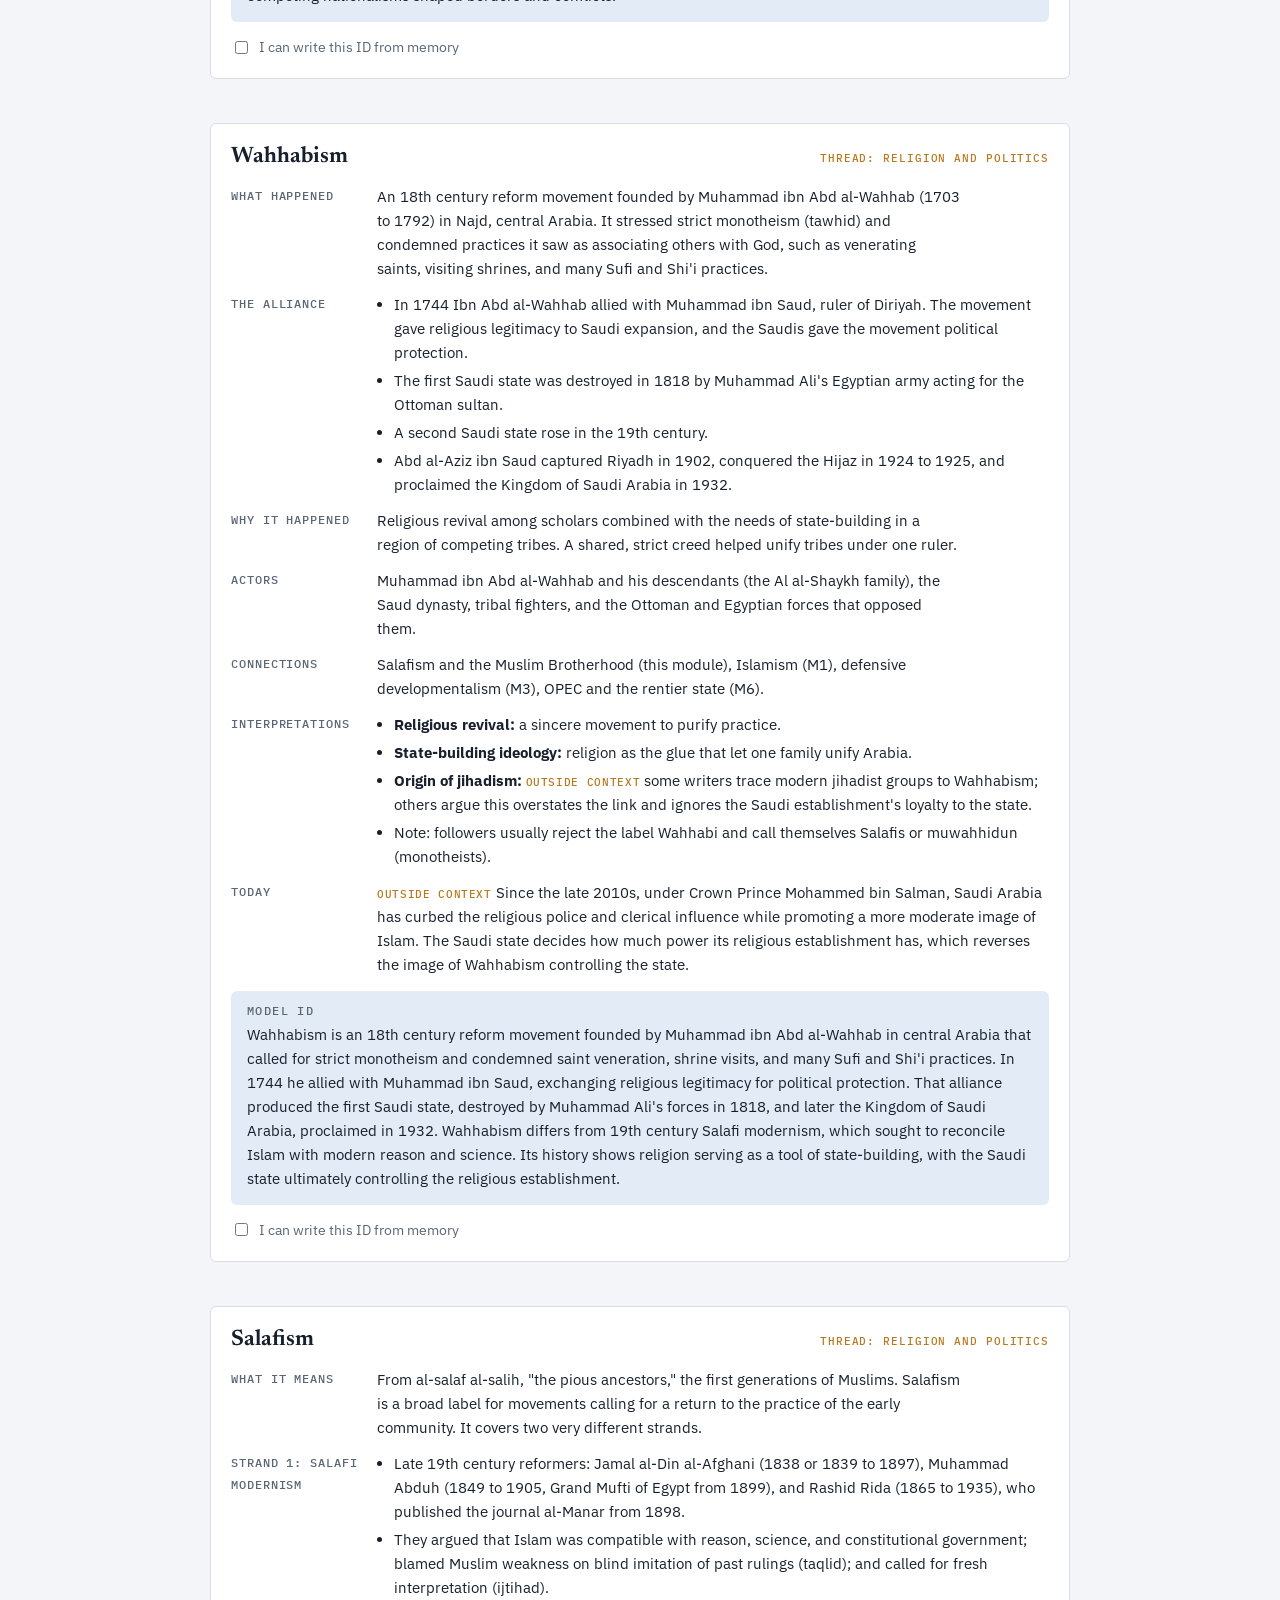
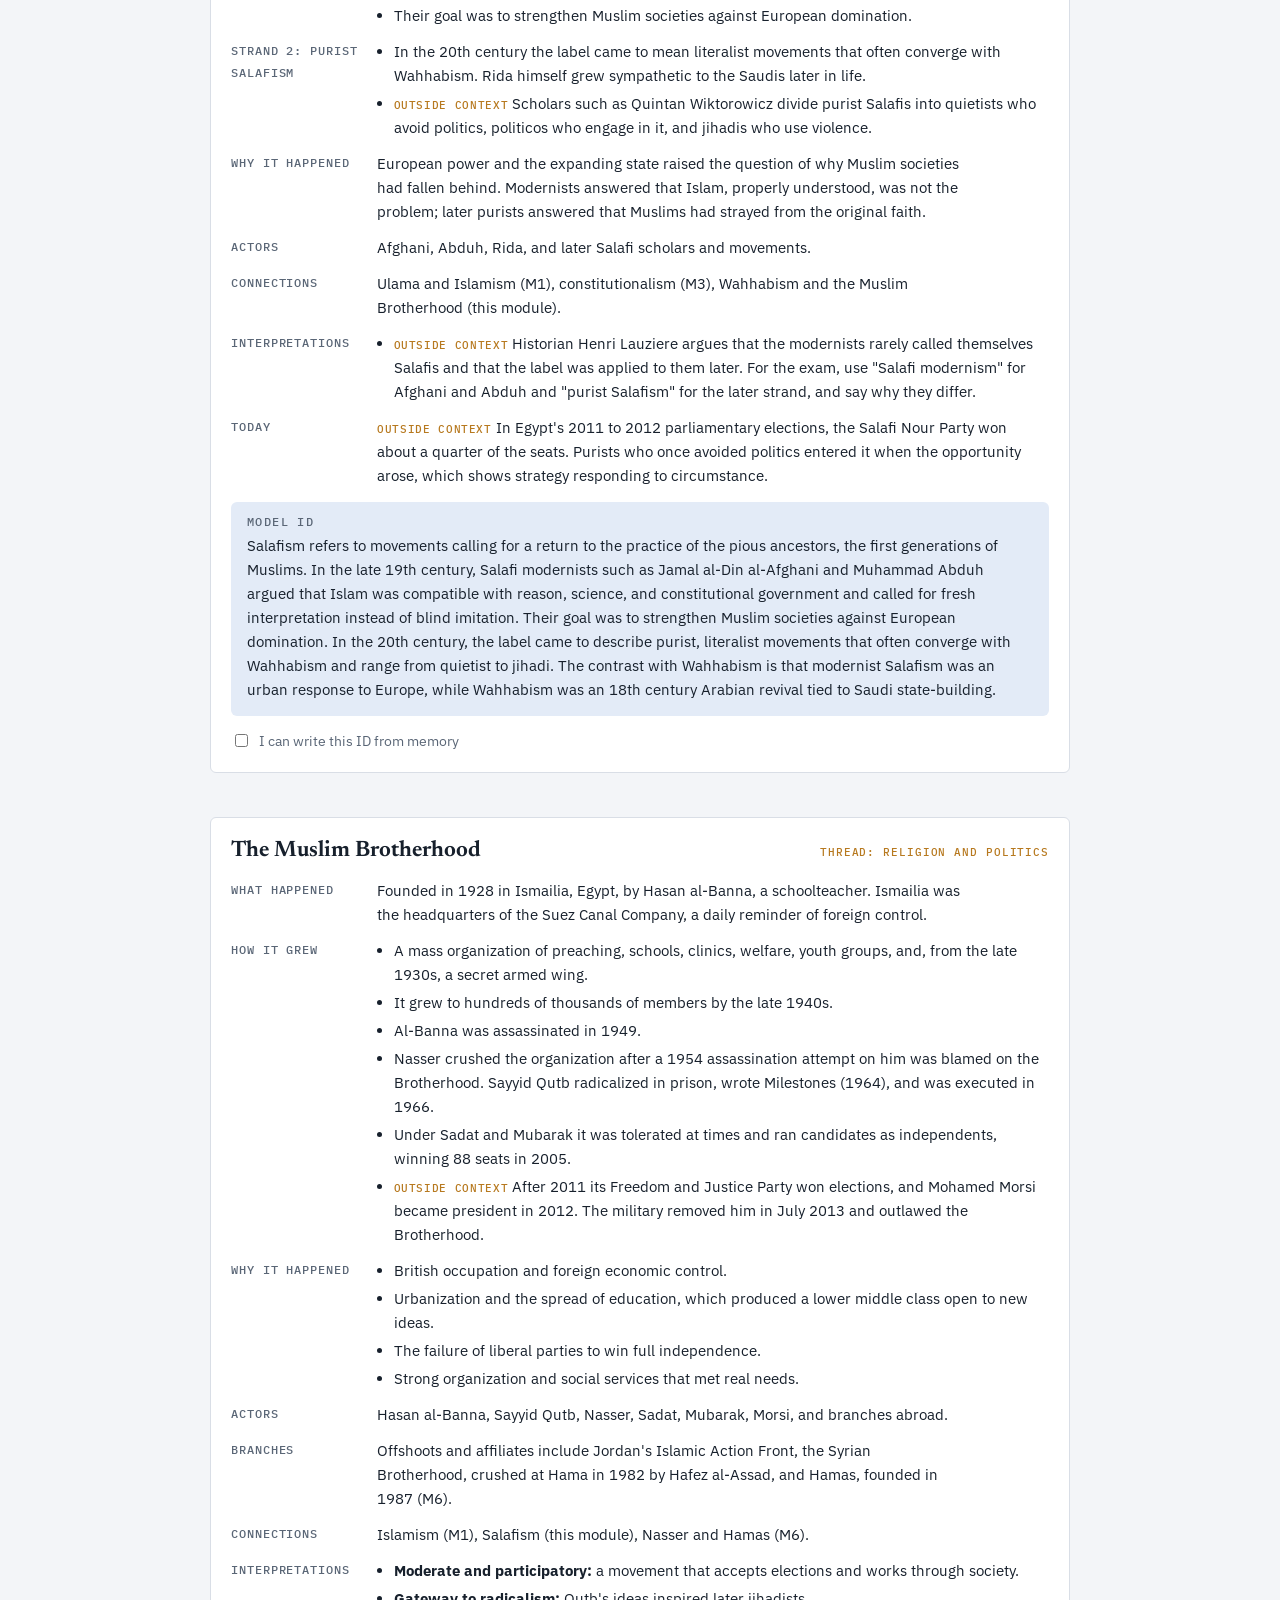
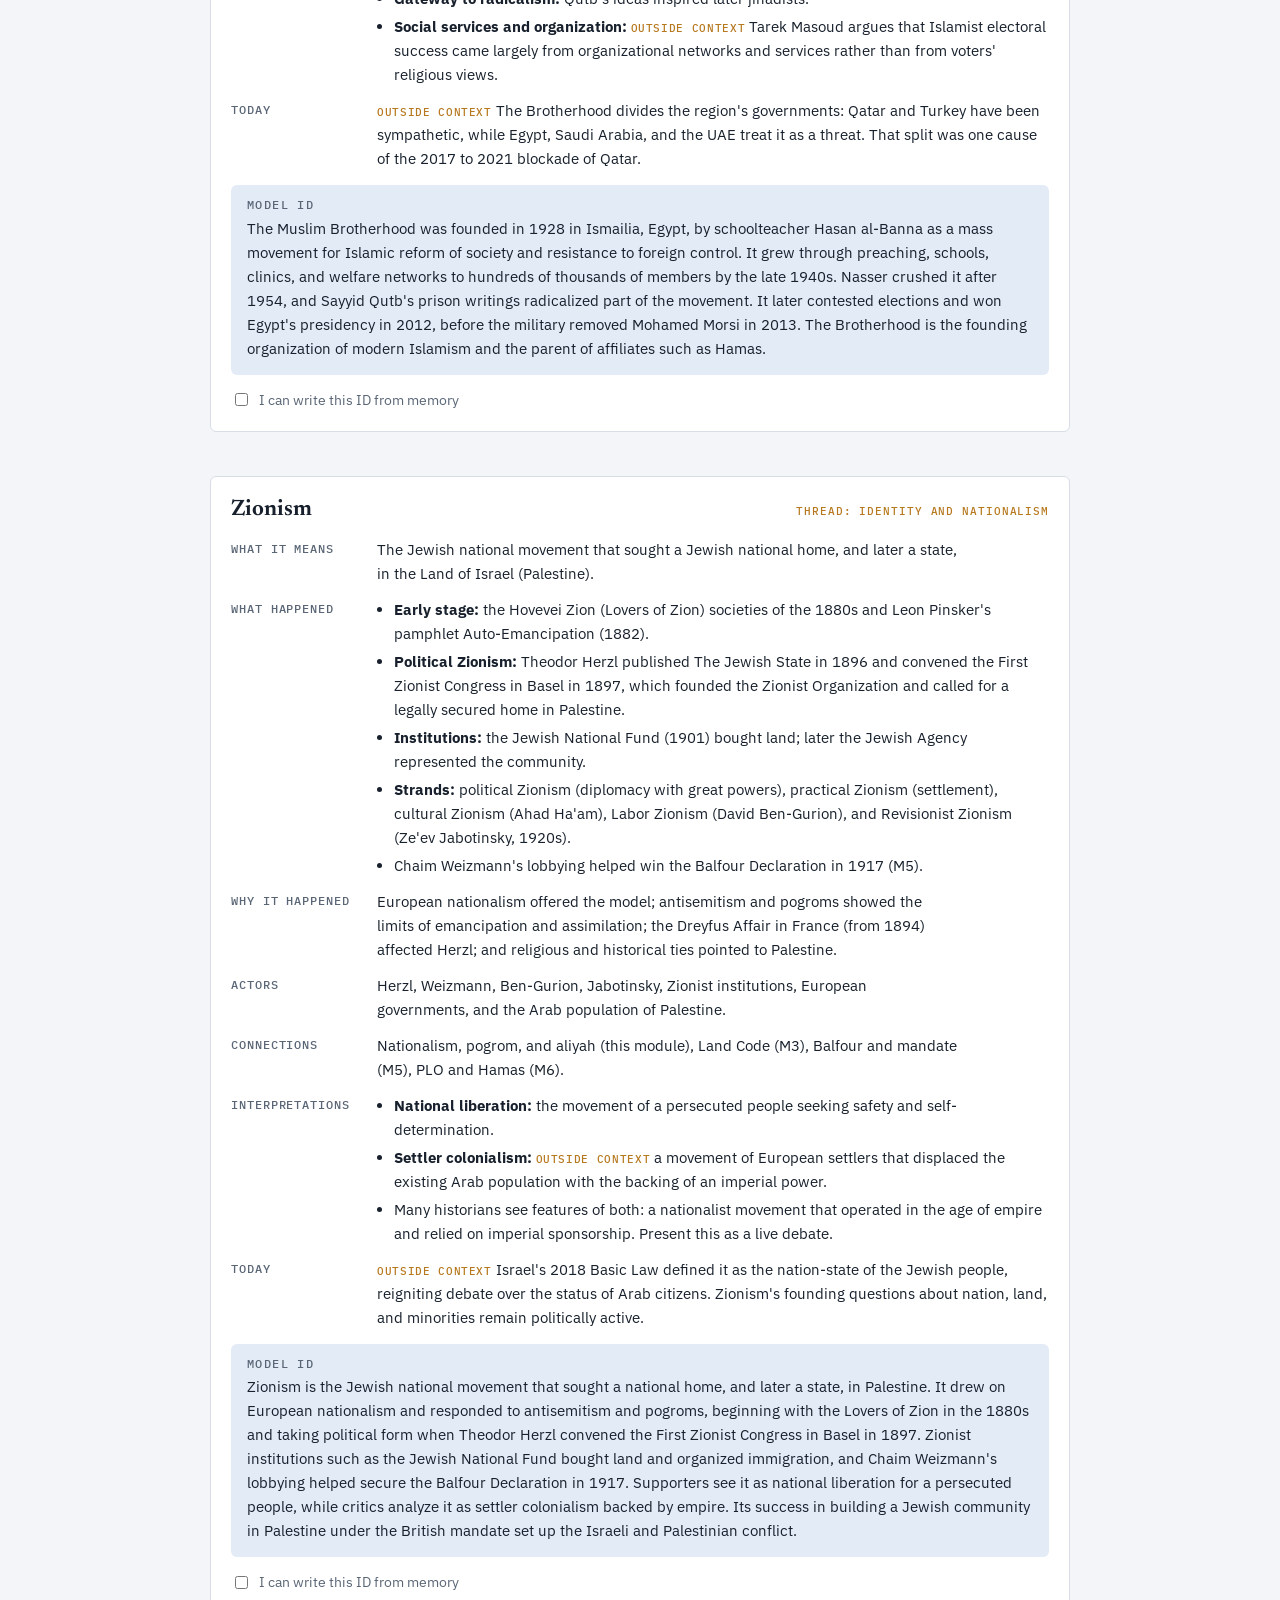
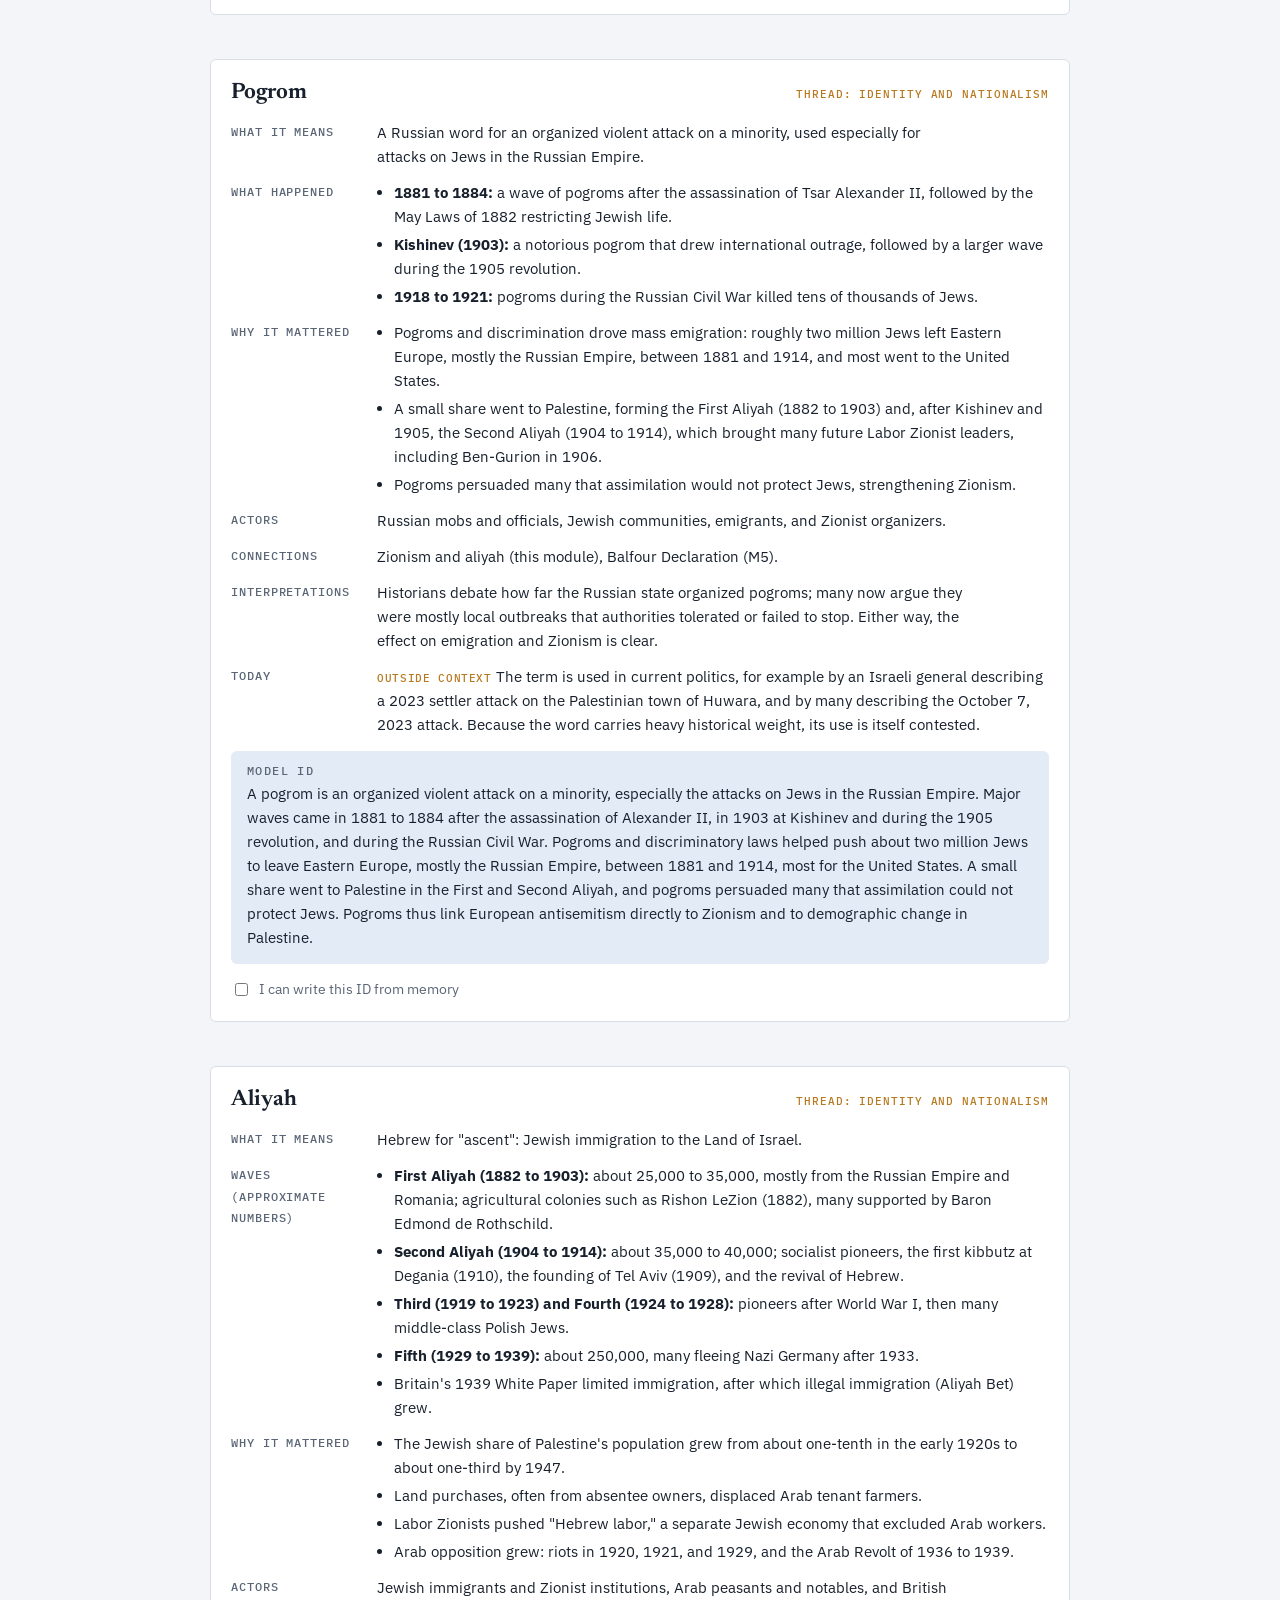
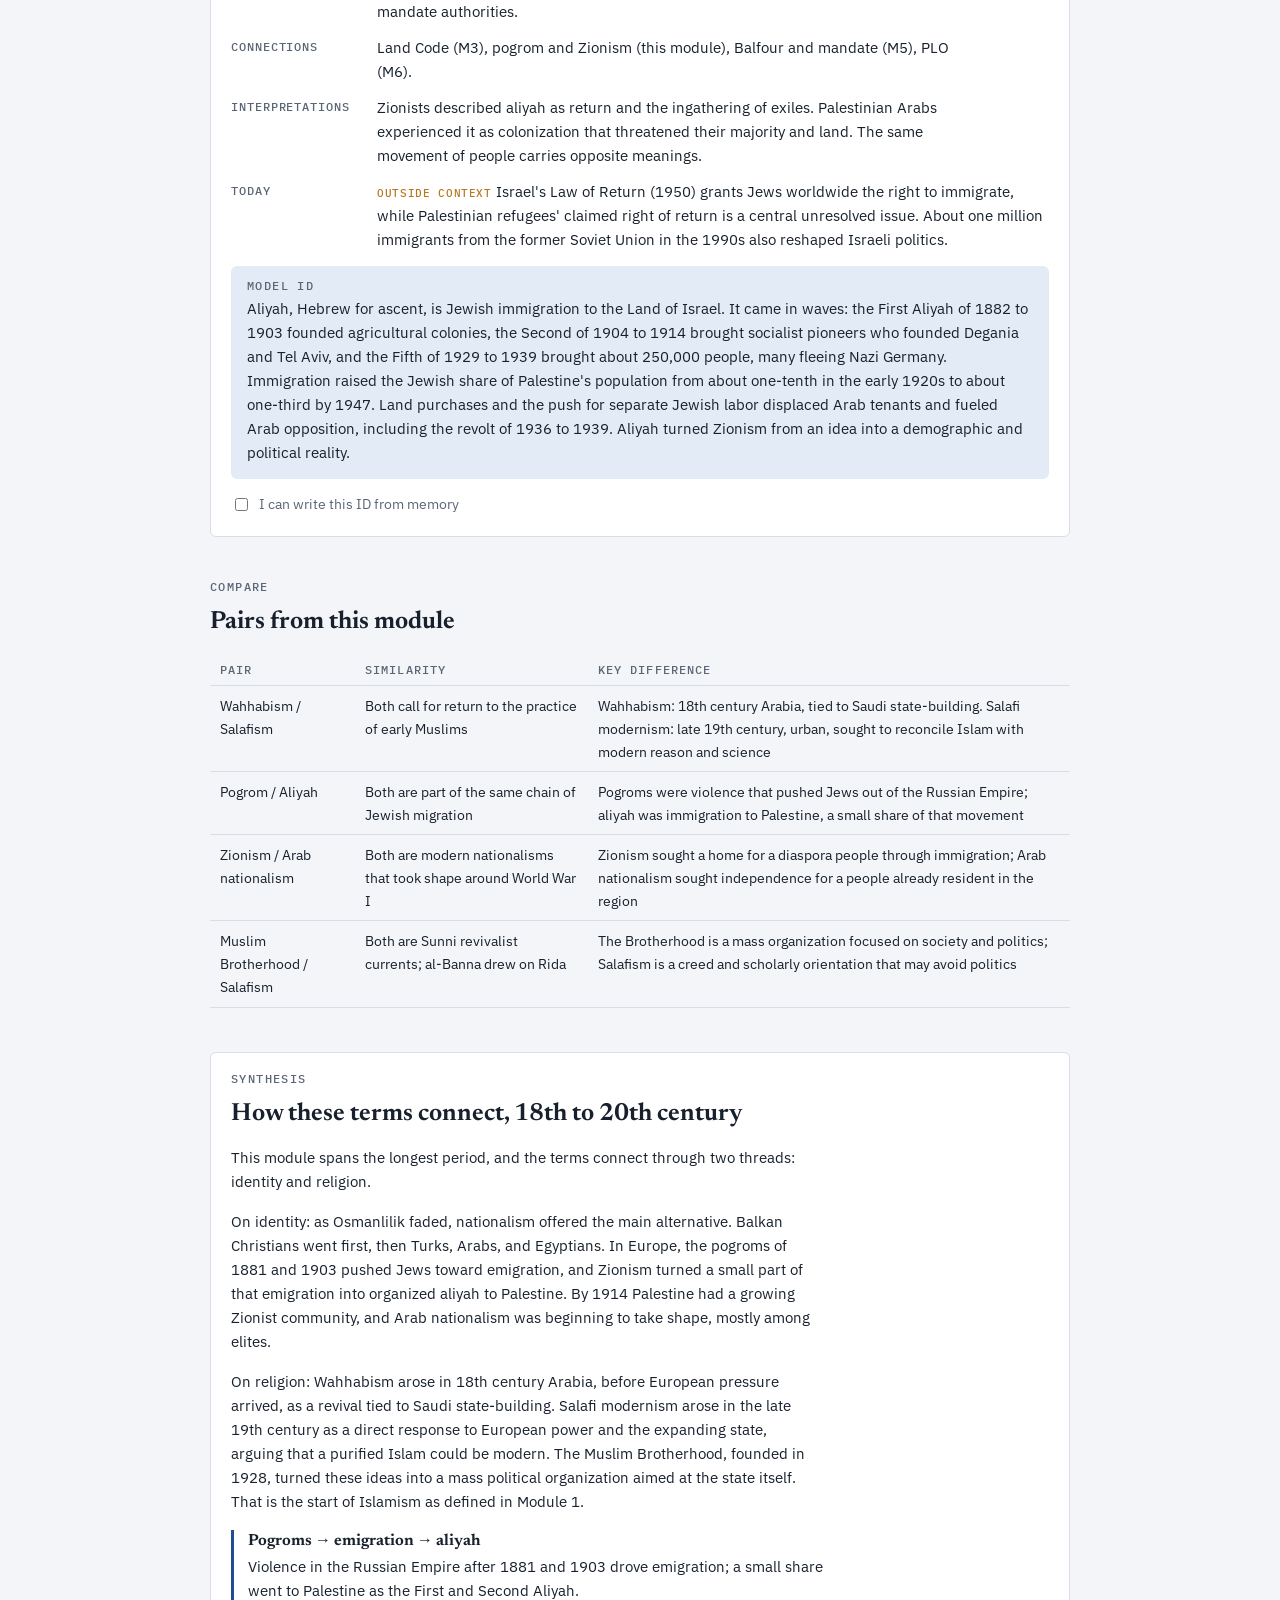
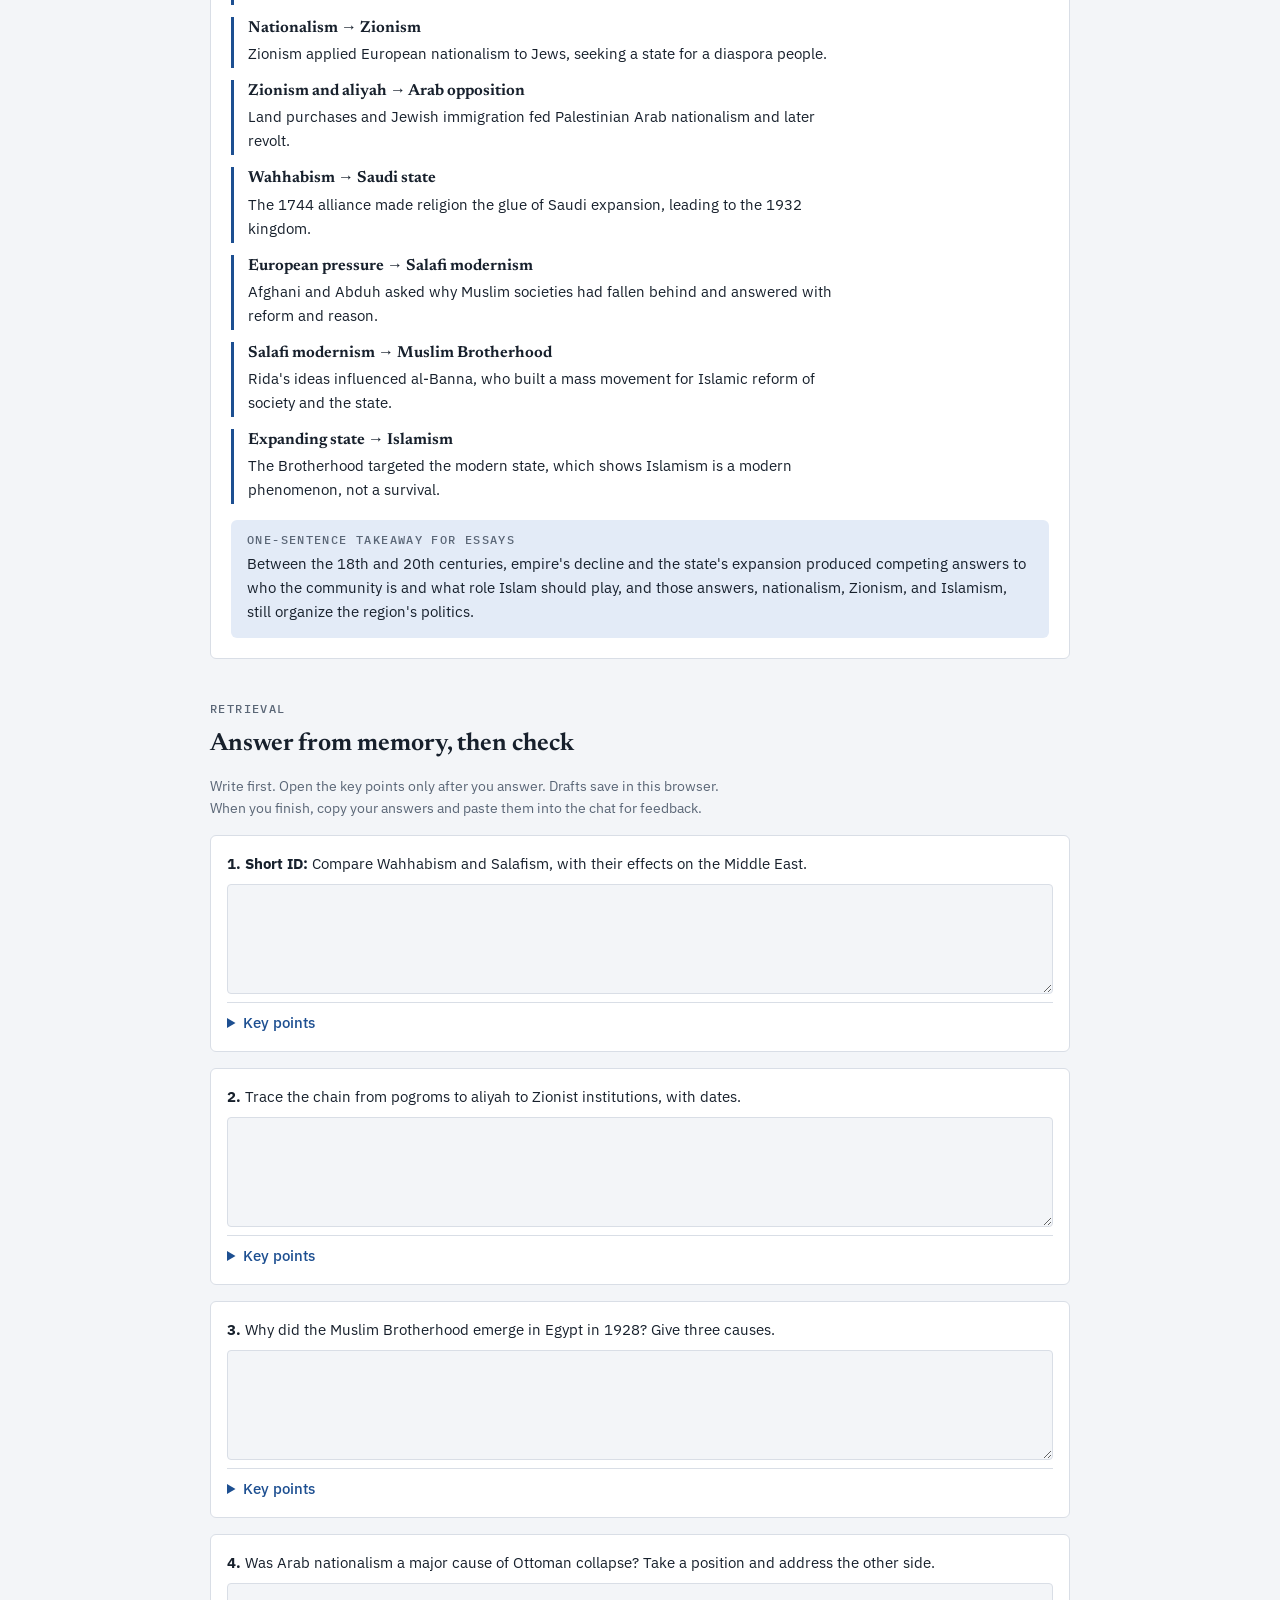
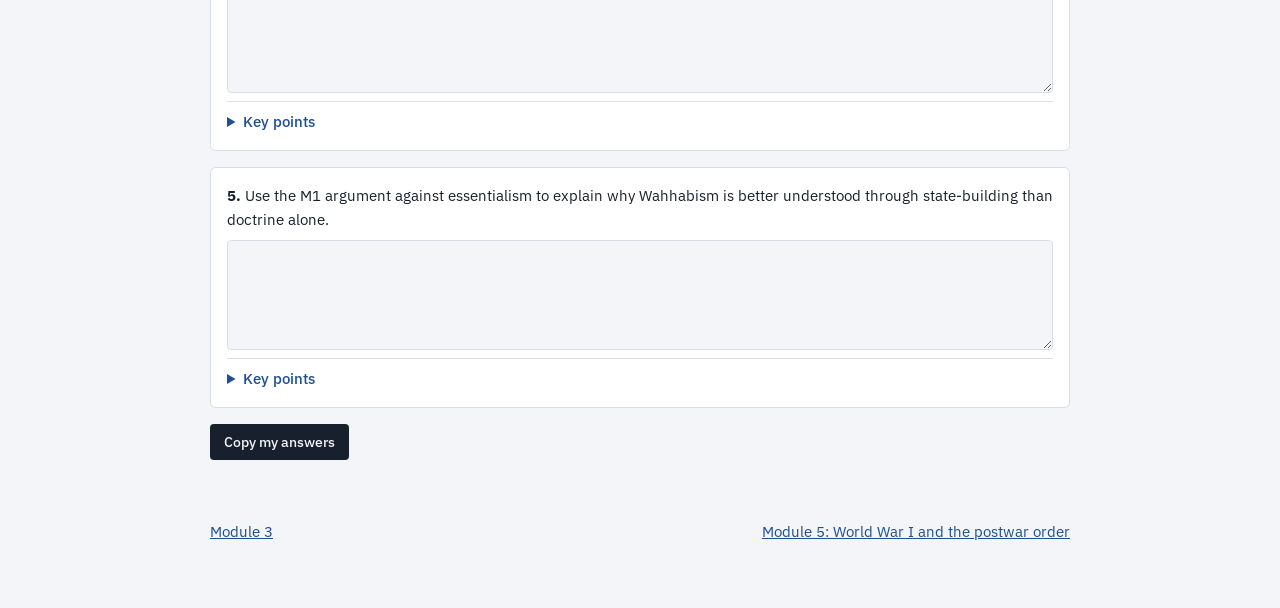
<file: m4.html>
<!doctype html>
<html lang="en">
<head>
<meta charset="utf-8">
<meta name="viewport" content="width=device-width, initial-scale=1, viewport-fit=cover">
<title>M4 Ideas and Movements</title>
<link rel="stylesheet" href="https://fonts.googleapis.com/css2?family=Newsreader:opsz,wght@6..72,500;6..72,650&family=IBM+Plex+Sans:wght@400;500;600&family=IBM+Plex+Mono:wght@400;500&display=swap">
<link rel="stylesheet" href="style.css">
</head>
<body>
<div class="wrap">
<nav class="sitenav" aria-label="Site"><a href="index.html">Map</a><a href="m1.html">M1</a><a href="m2.html">M2</a><a href="m3.html">M3</a><a href="m4.html" aria-current="page">M4</a><a href="m5.html">M5</a><a href="m6.html">M6</a></nav>

<header style="display:grid;gap:10px">
  <span class="eyebrow">Module 4 · 18th to 20th century</span>
  <h1>Ideas and movements</h1>
  <p class="lede">As empires weakened and states expanded, people offered new answers to two questions: who is the political community, and what role should Islam play in public life? Nationalism and Zionism answer the first. Wahhabism, Salafism, and the Muslim Brotherhood answer the second. Pogroms and aliyah show how events outside the region fed directly into it.</p>
  <div class="toc"><a href="#nationalism">Nationalism</a><a href="#wahhabism">Wahhabism</a><a href="#salafism">Salafism</a><a href="#the-muslim-brotherhood">Muslim Brotherhood</a><a href="#zionism">Zionism</a><a href="#pogrom">Pogrom</a><a href="#aliyah">Aliyah</a><a href="#connections">Connections</a><a href="#questions">Questions</a></div>
  <p class="note">Labels marked <span class="outside">outside context</span> come from scholarship or events beyond Gelvin and the study guide. Use them as support, and lead with course material where you can.</p>
</header>

<article class="term" id="nationalism">
  <header><h2>Nationalism</h2><span class="tag">Thread: identity and nationalism</span></header>
  <dl class="rows"><div><dt>What it means</dt><dd><p>The idea that a nation, a people defined by shared language, ethnicity, history, religion, or territory, should govern itself in its own state, and that political legitimacy comes from the nation rather than from a dynasty or religion.</p></dd></div><div><dt>How it arrived</dt><dd><ul><li><b>Balkan Christians first:</b> Serbian revolts from 1804 and Greek independence, recognized in 1830.</li><li><b>Armenian</b> political movements from the 1880s.</li><li><b>Turkish nationalism</b> among the Young Turks, articulated by thinkers such as Ziya Gokalp, especially after the Balkan Wars of 1912 to 1913.</li><li><b>Arab nationalism:</b> a cultural revival of the Arabic language and literature (the Nahda), then small political societies such as al-Fatat (founded 1909) and the Arab Congress in Paris in 1913.</li><li><b>Egyptian nationalism</b> focused on Egypt as a territory, culminating in the 1919 revolution led by the Wafd.</li><li><b>Zionism</b> as Jewish nationalism (below).</li></ul></dd></div><div><dt>Why it happened</dt><dd><p>State schools, print, newspapers, and new armies spread shared languages and identities. Imperial decline and European examples made national independence seem possible. After World War I, the nation-state became the only legitimate political unit.</p></dd></div><div><dt>Actors</dt><dd><p>Intellectuals and journalists, army officers, students, the Young Turks, Arab societies, and later the mandate powers.</p></dd></div><div><dt>Connections</dt><dd><p>Osmanlilik (M3), Zionism (this module), Arab Revolt, mandate, Kemalism (M5), pan-Arabism and Ba'athism (M6).</p></dd></div><div><dt>Interpretations</dt><dd><ul><li><b>Primordialist:</b> nations are ancient, and nationalism awakens them.</li><li><b>Modernist:</b> <span class="outside">outside context</span> scholars such as Ernest Gellner and Benedict Anderson argue that nations are modern creations of industrialization, mass education, and print. The course's attention to state institutions fits this view.</li><li><b>The Arab case:</b> <span class="outside">outside context</span> many historians argue that Arab nationalism was weak before World War I and that most Arabs stayed loyal to the Ottomans; it became a mass force only after the war, under the mandates.</li></ul></dd></div><div><dt>Today</dt><dd><span class="outside">outside context</span> The Kurds are often called the largest nation without a state. Iraqi Kurdistan's 2017 independence referendum passed overwhelmingly but was reversed by Baghdad and opposed by neighbors. Nationalism's demand for a state still collides with the borders set after World War I.</dd></div></dl>
  <div class="idbox"><span class="eyebrow">Model ID</span><p>Nationalism is the idea that a nation defined by shared language, ethnicity, history, or territory should have its own state, with legitimacy flowing from the nation rather than from a dynasty or religion. It reached the Middle East in the 19th century through Balkan Christians such as the Greeks, whose independence was recognized in 1830, and later through Turkish, Arab, Egyptian, and Jewish nationalisms. Modernist scholars tie it to state schools, print, and mass armies rather than ancient identities. Arab nationalism was limited before World War I and grew mainly under the mandates. After the war, the nation-state became the only legitimate unit in the region, which is why competing nationalisms shaped borders and conflicts.</p></div>
  <label class="selfcheck"><input type="checkbox" id="tick-m4-0" data-term="Nationalism"> I can write this ID from memory</label>
</article>
<article class="term" id="wahhabism">
  <header><h2>Wahhabism</h2><span class="tag">Thread: religion and politics</span></header>
  <dl class="rows"><div><dt>What happened</dt><dd><p>An 18th century reform movement founded by Muhammad ibn Abd al-Wahhab (1703 to 1792) in Najd, central Arabia. It stressed strict monotheism (tawhid) and condemned practices it saw as associating others with God, such as venerating saints, visiting shrines, and many Sufi and Shi'i practices.</p></dd></div><div><dt>The alliance</dt><dd><ul><li>In 1744 Ibn Abd al-Wahhab allied with Muhammad ibn Saud, ruler of Diriyah. The movement gave religious legitimacy to Saudi expansion, and the Saudis gave the movement political protection.</li><li>The first Saudi state was destroyed in 1818 by Muhammad Ali's Egyptian army acting for the Ottoman sultan.</li><li>A second Saudi state rose in the 19th century.</li><li>Abd al-Aziz ibn Saud captured Riyadh in 1902, conquered the Hijaz in 1924 to 1925, and proclaimed the Kingdom of Saudi Arabia in 1932.</li></ul></dd></div><div><dt>Why it happened</dt><dd><p>Religious revival among scholars combined with the needs of state-building in a region of competing tribes. A shared, strict creed helped unify tribes under one ruler.</p></dd></div><div><dt>Actors</dt><dd><p>Muhammad ibn Abd al-Wahhab and his descendants (the Al al-Shaykh family), the Saud dynasty, tribal fighters, and the Ottoman and Egyptian forces that opposed them.</p></dd></div><div><dt>Connections</dt><dd><p>Salafism and the Muslim Brotherhood (this module), Islamism (M1), defensive developmentalism (M3), OPEC and the rentier state (M6).</p></dd></div><div><dt>Interpretations</dt><dd><ul><li><b>Religious revival:</b> a sincere movement to purify practice.</li><li><b>State-building ideology:</b> religion as the glue that let one family unify Arabia.</li><li><b>Origin of jihadism:</b> <span class="outside">outside context</span> some writers trace modern jihadist groups to Wahhabism; others argue this overstates the link and ignores the Saudi establishment's loyalty to the state.</li><li>Note: followers usually reject the label Wahhabi and call themselves Salafis or muwahhidun (monotheists).</li></ul></dd></div><div><dt>Today</dt><dd><span class="outside">outside context</span> Since the late 2010s, under Crown Prince Mohammed bin Salman, Saudi Arabia has curbed the religious police and clerical influence while promoting a more moderate image of Islam. The Saudi state decides how much power its religious establishment has, which reverses the image of Wahhabism controlling the state.</dd></div></dl>
  <div class="idbox"><span class="eyebrow">Model ID</span><p>Wahhabism is an 18th century reform movement founded by Muhammad ibn Abd al-Wahhab in central Arabia that called for strict monotheism and condemned saint veneration, shrine visits, and many Sufi and Shi'i practices. In 1744 he allied with Muhammad ibn Saud, exchanging religious legitimacy for political protection. That alliance produced the first Saudi state, destroyed by Muhammad Ali's forces in 1818, and later the Kingdom of Saudi Arabia, proclaimed in 1932. Wahhabism differs from 19th century Salafi modernism, which sought to reconcile Islam with modern reason and science. Its history shows religion serving as a tool of state-building, with the Saudi state ultimately controlling the religious establishment.</p></div>
  <label class="selfcheck"><input type="checkbox" id="tick-m4-1" data-term="Wahhabism"> I can write this ID from memory</label>
</article>
<article class="term" id="salafism">
  <header><h2>Salafism</h2><span class="tag">Thread: religion and politics</span></header>
  <dl class="rows"><div><dt>What it means</dt><dd><p>From al-salaf al-salih, "the pious ancestors," the first generations of Muslims. Salafism is a broad label for movements calling for a return to the practice of the early community. It covers two very different strands.</p></dd></div><div><dt>Strand 1: Salafi modernism</dt><dd><ul><li>Late 19th century reformers: Jamal al-Din al-Afghani (1838 or 1839 to 1897), Muhammad Abduh (1849 to 1905, Grand Mufti of Egypt from 1899), and Rashid Rida (1865 to 1935), who published the journal al-Manar from 1898.</li><li>They argued that Islam was compatible with reason, science, and constitutional government; blamed Muslim weakness on blind imitation of past rulings (taqlid); and called for fresh interpretation (ijtihad).</li><li>Their goal was to strengthen Muslim societies against European domination.</li></ul></dd></div><div><dt>Strand 2: purist Salafism</dt><dd><ul><li>In the 20th century the label came to mean literalist movements that often converge with Wahhabism. Rida himself grew sympathetic to the Saudis later in life.</li><li><span class="outside">outside context</span> Scholars such as Quintan Wiktorowicz divide purist Salafis into quietists who avoid politics, politicos who engage in it, and jihadis who use violence.</li></ul></dd></div><div><dt>Why it happened</dt><dd><p>European power and the expanding state raised the question of why Muslim societies had fallen behind. Modernists answered that Islam, properly understood, was not the problem; later purists answered that Muslims had strayed from the original faith.</p></dd></div><div><dt>Actors</dt><dd><p>Afghani, Abduh, Rida, and later Salafi scholars and movements.</p></dd></div><div><dt>Connections</dt><dd><p>Ulama and Islamism (M1), constitutionalism (M3), Wahhabism and the Muslim Brotherhood (this module).</p></dd></div><div><dt>Interpretations</dt><dd><ul><li><span class="outside">outside context</span> Historian Henri Lauziere argues that the modernists rarely called themselves Salafis and that the label was applied to them later. For the exam, use "Salafi modernism" for Afghani and Abduh and "purist Salafism" for the later strand, and say why they differ.</li></ul></dd></div><div><dt>Today</dt><dd><span class="outside">outside context</span> In Egypt's 2011 to 2012 parliamentary elections, the Salafi Nour Party won about a quarter of the seats. Purists who once avoided politics entered it when the opportunity arose, which shows strategy responding to circumstance.</dd></div></dl>
  <div class="idbox"><span class="eyebrow">Model ID</span><p>Salafism refers to movements calling for a return to the practice of the pious ancestors, the first generations of Muslims. In the late 19th century, Salafi modernists such as Jamal al-Din al-Afghani and Muhammad Abduh argued that Islam was compatible with reason, science, and constitutional government and called for fresh interpretation instead of blind imitation. Their goal was to strengthen Muslim societies against European domination. In the 20th century, the label came to describe purist, literalist movements that often converge with Wahhabism and range from quietist to jihadi. The contrast with Wahhabism is that modernist Salafism was an urban response to Europe, while Wahhabism was an 18th century Arabian revival tied to Saudi state-building.</p></div>
  <label class="selfcheck"><input type="checkbox" id="tick-m4-2" data-term="Salafism"> I can write this ID from memory</label>
</article>
<article class="term" id="the-muslim-brotherhood">
  <header><h2>The Muslim Brotherhood</h2><span class="tag">Thread: religion and politics</span></header>
  <dl class="rows"><div><dt>What happened</dt><dd><p>Founded in 1928 in Ismailia, Egypt, by Hasan al-Banna, a schoolteacher. Ismailia was the headquarters of the Suez Canal Company, a daily reminder of foreign control.</p></dd></div><div><dt>How it grew</dt><dd><ul><li>A mass organization of preaching, schools, clinics, welfare, youth groups, and, from the late 1930s, a secret armed wing.</li><li>It grew to hundreds of thousands of members by the late 1940s.</li><li>Al-Banna was assassinated in 1949.</li><li>Nasser crushed the organization after a 1954 assassination attempt on him was blamed on the Brotherhood. Sayyid Qutb radicalized in prison, wrote Milestones (1964), and was executed in 1966.</li><li>Under Sadat and Mubarak it was tolerated at times and ran candidates as independents, winning 88 seats in 2005.</li><li><span class="outside">outside context</span> After 2011 its Freedom and Justice Party won elections, and Mohamed Morsi became president in 2012. The military removed him in July 2013 and outlawed the Brotherhood.</li></ul></dd></div><div><dt>Why it happened</dt><dd><ul><li>British occupation and foreign economic control.</li><li>Urbanization and the spread of education, which produced a lower middle class open to new ideas.</li><li>The failure of liberal parties to win full independence.</li><li>Strong organization and social services that met real needs.</li></ul></dd></div><div><dt>Actors</dt><dd><p>Hasan al-Banna, Sayyid Qutb, Nasser, Sadat, Mubarak, Morsi, and branches abroad.</p></dd></div><div><dt>Branches</dt><dd><p>Offshoots and affiliates include Jordan's Islamic Action Front, the Syrian Brotherhood, crushed at Hama in 1982 by Hafez al-Assad, and Hamas, founded in 1987 (M6).</p></dd></div><div><dt>Connections</dt><dd><p>Islamism (M1), Salafism (this module), Nasser and Hamas (M6).</p></dd></div><div><dt>Interpretations</dt><dd><ul><li><b>Moderate and participatory:</b> a movement that accepts elections and works through society.</li><li><b>Gateway to radicalism:</b> Qutb's ideas inspired later jihadists.</li><li><b>Social services and organization:</b> <span class="outside">outside context</span> Tarek Masoud argues that Islamist electoral success came largely from organizational networks and services rather than from voters' religious views.</li></ul></dd></div><div><dt>Today</dt><dd><span class="outside">outside context</span> The Brotherhood divides the region's governments: Qatar and Turkey have been sympathetic, while Egypt, Saudi Arabia, and the UAE treat it as a threat. That split was one cause of the 2017 to 2021 blockade of Qatar.</dd></div></dl>
  <div class="idbox"><span class="eyebrow">Model ID</span><p>The Muslim Brotherhood was founded in 1928 in Ismailia, Egypt, by schoolteacher Hasan al-Banna as a mass movement for Islamic reform of society and resistance to foreign control. It grew through preaching, schools, clinics, and welfare networks to hundreds of thousands of members by the late 1940s. Nasser crushed it after 1954, and Sayyid Qutb's prison writings radicalized part of the movement. It later contested elections and won Egypt's presidency in 2012, before the military removed Mohamed Morsi in 2013. The Brotherhood is the founding organization of modern Islamism and the parent of affiliates such as Hamas.</p></div>
  <label class="selfcheck"><input type="checkbox" id="tick-m4-3" data-term="The Muslim Brotherhood"> I can write this ID from memory</label>
</article>
<article class="term" id="zionism">
  <header><h2>Zionism</h2><span class="tag">Thread: identity and nationalism</span></header>
  <dl class="rows"><div><dt>What it means</dt><dd><p>The Jewish national movement that sought a Jewish national home, and later a state, in the Land of Israel (Palestine).</p></dd></div><div><dt>What happened</dt><dd><ul><li><b>Early stage:</b> the Hovevei Zion (Lovers of Zion) societies of the 1880s and Leon Pinsker's pamphlet Auto-Emancipation (1882).</li><li><b>Political Zionism:</b> Theodor Herzl published The Jewish State in 1896 and convened the First Zionist Congress in Basel in 1897, which founded the Zionist Organization and called for a legally secured home in Palestine.</li><li><b>Institutions:</b> the Jewish National Fund (1901) bought land; later the Jewish Agency represented the community.</li><li><b>Strands:</b> political Zionism (diplomacy with great powers), practical Zionism (settlement), cultural Zionism (Ahad Ha'am), Labor Zionism (David Ben-Gurion), and Revisionist Zionism (Ze'ev Jabotinsky, 1920s).</li><li>Chaim Weizmann's lobbying helped win the Balfour Declaration in 1917 (M5).</li></ul></dd></div><div><dt>Why it happened</dt><dd><p>European nationalism offered the model; antisemitism and pogroms showed the limits of emancipation and assimilation; the Dreyfus Affair in France (from 1894) affected Herzl; and religious and historical ties pointed to Palestine.</p></dd></div><div><dt>Actors</dt><dd><p>Herzl, Weizmann, Ben-Gurion, Jabotinsky, Zionist institutions, European governments, and the Arab population of Palestine.</p></dd></div><div><dt>Connections</dt><dd><p>Nationalism, pogrom, and aliyah (this module), Land Code (M3), Balfour and mandate (M5), PLO and Hamas (M6).</p></dd></div><div><dt>Interpretations</dt><dd><ul><li><b>National liberation:</b> the movement of a persecuted people seeking safety and self-determination.</li><li><b>Settler colonialism:</b> <span class="outside">outside context</span> a movement of European settlers that displaced the existing Arab population with the backing of an imperial power.</li><li>Many historians see features of both: a nationalist movement that operated in the age of empire and relied on imperial sponsorship. Present this as a live debate.</li></ul></dd></div><div><dt>Today</dt><dd><span class="outside">outside context</span> Israel's 2018 Basic Law defined it as the nation-state of the Jewish people, reigniting debate over the status of Arab citizens. Zionism's founding questions about nation, land, and minorities remain politically active.</dd></div></dl>
  <div class="idbox"><span class="eyebrow">Model ID</span><p>Zionism is the Jewish national movement that sought a national home, and later a state, in Palestine. It drew on European nationalism and responded to antisemitism and pogroms, beginning with the Lovers of Zion in the 1880s and taking political form when Theodor Herzl convened the First Zionist Congress in Basel in 1897. Zionist institutions such as the Jewish National Fund bought land and organized immigration, and Chaim Weizmann's lobbying helped secure the Balfour Declaration in 1917. Supporters see it as national liberation for a persecuted people, while critics analyze it as settler colonialism backed by empire. Its success in building a Jewish community in Palestine under the British mandate set up the Israeli and Palestinian conflict.</p></div>
  <label class="selfcheck"><input type="checkbox" id="tick-m4-4" data-term="Zionism"> I can write this ID from memory</label>
</article>
<article class="term" id="pogrom">
  <header><h2>Pogrom</h2><span class="tag">Thread: identity and nationalism</span></header>
  <dl class="rows"><div><dt>What it means</dt><dd><p>A Russian word for an organized violent attack on a minority, used especially for attacks on Jews in the Russian Empire.</p></dd></div><div><dt>What happened</dt><dd><ul><li><b>1881 to 1884:</b> a wave of pogroms after the assassination of Tsar Alexander II, followed by the May Laws of 1882 restricting Jewish life.</li><li><b>Kishinev (1903):</b> a notorious pogrom that drew international outrage, followed by a larger wave during the 1905 revolution.</li><li><b>1918 to 1921:</b> pogroms during the Russian Civil War killed tens of thousands of Jews.</li></ul></dd></div><div><dt>Why it mattered</dt><dd><ul><li>Pogroms and discrimination drove mass emigration: roughly two million Jews left Eastern Europe, mostly the Russian Empire, between 1881 and 1914, and most went to the United States.</li><li>A small share went to Palestine, forming the First Aliyah (1882 to 1903) and, after Kishinev and 1905, the Second Aliyah (1904 to 1914), which brought many future Labor Zionist leaders, including Ben-Gurion in 1906.</li><li>Pogroms persuaded many that assimilation would not protect Jews, strengthening Zionism.</li></ul></dd></div><div><dt>Actors</dt><dd><p>Russian mobs and officials, Jewish communities, emigrants, and Zionist organizers.</p></dd></div><div><dt>Connections</dt><dd><p>Zionism and aliyah (this module), Balfour Declaration (M5).</p></dd></div><div><dt>Interpretations</dt><dd><p>Historians debate how far the Russian state organized pogroms; many now argue they were mostly local outbreaks that authorities tolerated or failed to stop. Either way, the effect on emigration and Zionism is clear.</p></dd></div><div><dt>Today</dt><dd><span class="outside">outside context</span> The term is used in current politics, for example by an Israeli general describing a 2023 settler attack on the Palestinian town of Huwara, and by many describing the October 7, 2023 attack. Because the word carries heavy historical weight, its use is itself contested.</dd></div></dl>
  <div class="idbox"><span class="eyebrow">Model ID</span><p>A pogrom is an organized violent attack on a minority, especially the attacks on Jews in the Russian Empire. Major waves came in 1881 to 1884 after the assassination of Alexander II, in 1903 at Kishinev and during the 1905 revolution, and during the Russian Civil War. Pogroms and discriminatory laws helped push about two million Jews to leave Eastern Europe, mostly the Russian Empire, between 1881 and 1914, most for the United States. A small share went to Palestine in the First and Second Aliyah, and pogroms persuaded many that assimilation could not protect Jews. Pogroms thus link European antisemitism directly to Zionism and to demographic change in Palestine.</p></div>
  <label class="selfcheck"><input type="checkbox" id="tick-m4-5" data-term="Pogrom"> I can write this ID from memory</label>
</article>
<article class="term" id="aliyah">
  <header><h2>Aliyah</h2><span class="tag">Thread: identity and nationalism</span></header>
  <dl class="rows"><div><dt>What it means</dt><dd><p>Hebrew for "ascent": Jewish immigration to the Land of Israel.</p></dd></div><div><dt>Waves (approximate numbers)</dt><dd><ul><li><b>First Aliyah (1882 to 1903):</b> about 25,000 to 35,000, mostly from the Russian Empire and Romania; agricultural colonies such as Rishon LeZion (1882), many supported by Baron Edmond de Rothschild.</li><li><b>Second Aliyah (1904 to 1914):</b> about 35,000 to 40,000; socialist pioneers, the first kibbutz at Degania (1910), the founding of Tel Aviv (1909), and the revival of Hebrew.</li><li><b>Third (1919 to 1923) and Fourth (1924 to 1928):</b> pioneers after World War I, then many middle-class Polish Jews.</li><li><b>Fifth (1929 to 1939):</b> about 250,000, many fleeing Nazi Germany after 1933.</li><li>Britain's 1939 White Paper limited immigration, after which illegal immigration (Aliyah Bet) grew.</li></ul></dd></div><div><dt>Why it mattered</dt><dd><ul><li>The Jewish share of Palestine's population grew from about one-tenth in the early 1920s to about one-third by 1947.</li><li>Land purchases, often from absentee owners, displaced Arab tenant farmers.</li><li>Labor Zionists pushed "Hebrew labor," a separate Jewish economy that excluded Arab workers.</li><li>Arab opposition grew: riots in 1920, 1921, and 1929, and the Arab Revolt of 1936 to 1939.</li></ul></dd></div><div><dt>Actors</dt><dd><p>Jewish immigrants and Zionist institutions, Arab peasants and notables, and British mandate authorities.</p></dd></div><div><dt>Connections</dt><dd><p>Land Code (M3), pogrom and Zionism (this module), Balfour and mandate (M5), PLO (M6).</p></dd></div><div><dt>Interpretations</dt><dd><p>Zionists described aliyah as return and the ingathering of exiles. Palestinian Arabs experienced it as colonization that threatened their majority and land. The same movement of people carries opposite meanings.</p></dd></div><div><dt>Today</dt><dd><span class="outside">outside context</span> Israel's Law of Return (1950) grants Jews worldwide the right to immigrate, while Palestinian refugees' claimed right of return is a central unresolved issue. About one million immigrants from the former Soviet Union in the 1990s also reshaped Israeli politics.</dd></div></dl>
  <div class="idbox"><span class="eyebrow">Model ID</span><p>Aliyah, Hebrew for ascent, is Jewish immigration to the Land of Israel. It came in waves: the First Aliyah of 1882 to 1903 founded agricultural colonies, the Second of 1904 to 1914 brought socialist pioneers who founded Degania and Tel Aviv, and the Fifth of 1929 to 1939 brought about 250,000 people, many fleeing Nazi Germany. Immigration raised the Jewish share of Palestine's population from about one-tenth in the early 1920s to about one-third by 1947. Land purchases and the push for separate Jewish labor displaced Arab tenants and fueled Arab opposition, including the revolt of 1936 to 1939. Aliyah turned Zionism from an idea into a demographic and political reality.</p></div>
  <label class="selfcheck"><input type="checkbox" id="tick-m4-6" data-term="Aliyah"> I can write this ID from memory</label>
</article>

<section>
  <span class="eyebrow">Compare</span>
  <h2>Pairs from this module</h2>
  <div class="tablebox"><table class="pairs">
    <thead><tr><th>Pair</th><th>Similarity</th><th>Key difference</th></tr></thead>
    <tbody><tr><td>Wahhabism / Salafism</td><td>Both call for return to the practice of early Muslims</td><td>Wahhabism: 18th century Arabia, tied to Saudi state-building. Salafi modernism: late 19th century, urban, sought to reconcile Islam with modern reason and science</td></tr><tr><td>Pogrom / Aliyah</td><td>Both are part of the same chain of Jewish migration</td><td>Pogroms were violence that pushed Jews out of the Russian Empire; aliyah was immigration to Palestine, a small share of that movement</td></tr><tr><td>Zionism / Arab nationalism</td><td>Both are modern nationalisms that took shape around World War I</td><td>Zionism sought a home for a diaspora people through immigration; Arab nationalism sought independence for a people already resident in the region</td></tr><tr><td>Muslim Brotherhood / Salafism</td><td>Both are Sunni revivalist currents; al-Banna drew on Rida</td><td>The Brotherhood is a mass organization focused on society and politics; Salafism is a creed and scholarly orientation that may avoid politics</td></tr></tbody>
  </table></div>
</section>

<section class="connect" id="connections">
  <span class="eyebrow">Synthesis</span>
  <h2>How these terms connect, 18th to 20th century</h2>
  <p>This module spans the longest period, and the terms connect through two threads: identity and religion.</p><p>On identity: as Osmanlilik faded, nationalism offered the main alternative. Balkan Christians went first, then Turks, Arabs, and Egyptians. In Europe, the pogroms of 1881 and 1903 pushed Jews toward emigration, and Zionism turned a small part of that emigration into organized aliyah to Palestine. By 1914 Palestine had a growing Zionist community, and Arab nationalism was beginning to take shape, mostly among elites.</p><p>On religion: Wahhabism arose in 18th century Arabia, before European pressure arrived, as a revival tied to Saudi state-building. Salafi modernism arose in the late 19th century as a direct response to European power and the expanding state, arguing that a purified Islam could be modern. The Muslim Brotherhood, founded in 1928, turned these ideas into a mass political organization aimed at the state itself. That is the start of Islamism as defined in Module 1.</p>
  <div class="links"><div class="link"><h3>Pogroms → emigration → aliyah</h3><p>Violence in the Russian Empire after 1881 and 1903 drove emigration; a small share went to Palestine as the First and Second Aliyah.</p></div><div class="link"><h3>Nationalism → Zionism</h3><p>Zionism applied European nationalism to Jews, seeking a state for a diaspora people.</p></div><div class="link"><h3>Zionism and aliyah → Arab opposition</h3><p>Land purchases and Jewish immigration fed Palestinian Arab nationalism and later revolt.</p></div><div class="link"><h3>Wahhabism → Saudi state</h3><p>The 1744 alliance made religion the glue of Saudi expansion, leading to the 1932 kingdom.</p></div><div class="link"><h3>European pressure → Salafi modernism</h3><p>Afghani and Abduh asked why Muslim societies had fallen behind and answered with reform and reason.</p></div><div class="link"><h3>Salafi modernism → Muslim Brotherhood</h3><p>Rida's ideas influenced al-Banna, who built a mass movement for Islamic reform of society and the state.</p></div><div class="link"><h3>Expanding state → Islamism</h3><p>The Brotherhood targeted the modern state, which shows Islamism is a modern phenomenon, not a survival.</p></div></div>
  <div class="idbox"><span class="eyebrow">One-sentence takeaway for essays</span><p>Between the 18th and 20th centuries, empire's decline and the state's expansion produced competing answers to who the community is and what role Islam should play, and those answers, nationalism, Zionism, and Islamism, still organize the region's politics.</p></div>
</section>

<section id="questions">
  <span class="eyebrow">Retrieval</span>
  <h2>Answer from memory, then check</h2>
  <p class="note">Write first. Open the key points only after you answer. Drafts save in this browser. When you finish, copy your answers and paste them into the chat for feedback.</p>

  <div class="q"><label for="m4q1"><b>1.</b> <b>Short ID:</b> Compare Wahhabism and Salafism, with their effects on the Middle East.</label>
    <textarea id="m4q1"></textarea>
    <details><summary>Key points</summary><ul><li>Wahhabism: Ibn Abd al-Wahhab, 18th century Najd, 1744 alliance with Ibn Saud, kingdom 1932.</li><li>Salafi modernism: Afghani, Abduh, Rida; reason, science, ijtihad; response to Europe.</li><li>Later purist Salafism converges with Wahhabism.</li><li>Effects: Saudi state legitimacy; intellectual roots of the Brotherhood and Islamism.</li></ul></details></div>
  <div class="q"><label for="m4q2"><b>2.</b> Trace the chain from pogroms to aliyah to Zionist institutions, with dates.</label>
    <textarea id="m4q2"></textarea>
    <details><summary>Key points</summary><ul><li>Pogroms 1881 to 1884 and Kishinev 1903.</li><li>Mass emigration, mostly to the US; small share to Palestine.</li><li>First Aliyah 1882 to 1903; Second Aliyah 1904 to 1914.</li><li>Herzl, Basel 1897, Zionist Organization; Jewish National Fund 1901.</li></ul></details></div>
  <div class="q"><label for="m4q3"><b>3.</b> Why did the Muslim Brotherhood emerge in Egypt in 1928? Give three causes.</label>
    <textarea id="m4q3"></textarea>
    <details><summary>Key points</summary><ul><li>British occupation and foreign control; Ismailia and the Suez Canal Company.</li><li>Urbanization and education producing a new lower middle class.</li><li>Failure of liberal parties to win full independence.</li><li>Strong organization and social services.</li></ul></details></div>
  <div class="q"><label for="m4q4"><b>4.</b> Was Arab nationalism a major cause of Ottoman collapse? Take a position and address the other side.</label>
    <textarea id="m4q4"></textarea>
    <details><summary>Key points</summary><ul><li>Evidence for: Arab societies like al-Fatat 1909, Paris Congress 1913, Arab Revolt 1916.</li><li>Evidence against: limited support before WWI; most Arabs stayed loyal; the revolt relied on British money and tribes.</li><li>Stronger position: Arab nationalism grew mainly after the war, under the mandates.</li></ul></details></div>
  <div class="q"><label for="m4q5"><b>5.</b> Use the M1 argument against essentialism to explain why Wahhabism is better understood through state-building than doctrine alone.</label>
    <textarea id="m4q5"></textarea>
    <details><summary>Key points</summary><ul><li>Doctrine is roughly constant, but Wahhabism's political success came with the Saud alliance in 1744 and the 1902 to 1932 conquests.</li><li>Its power rose and fell with the Saudi state (destroyed 1818, restored later).</li><li>Today the Saudi state decides how much power the clergy has.</li></ul></details></div>
  <button class="btn" id="copy-answers" type="button">Copy my answers</button>
  <p class="note" id="copy-msg" aria-live="polite"></p>
  <textarea id="copy-out" hidden readonly style="width:100%;min-height:120px"></textarea>
</section>

<nav class="pager" aria-label="Modules"><a href="m3.html">Module 3</a><a href="m5.html">Module 5: World War I and the postwar order</a></nav>
</div>
<script src="module.js"></script>
</body>
</html>
</file>
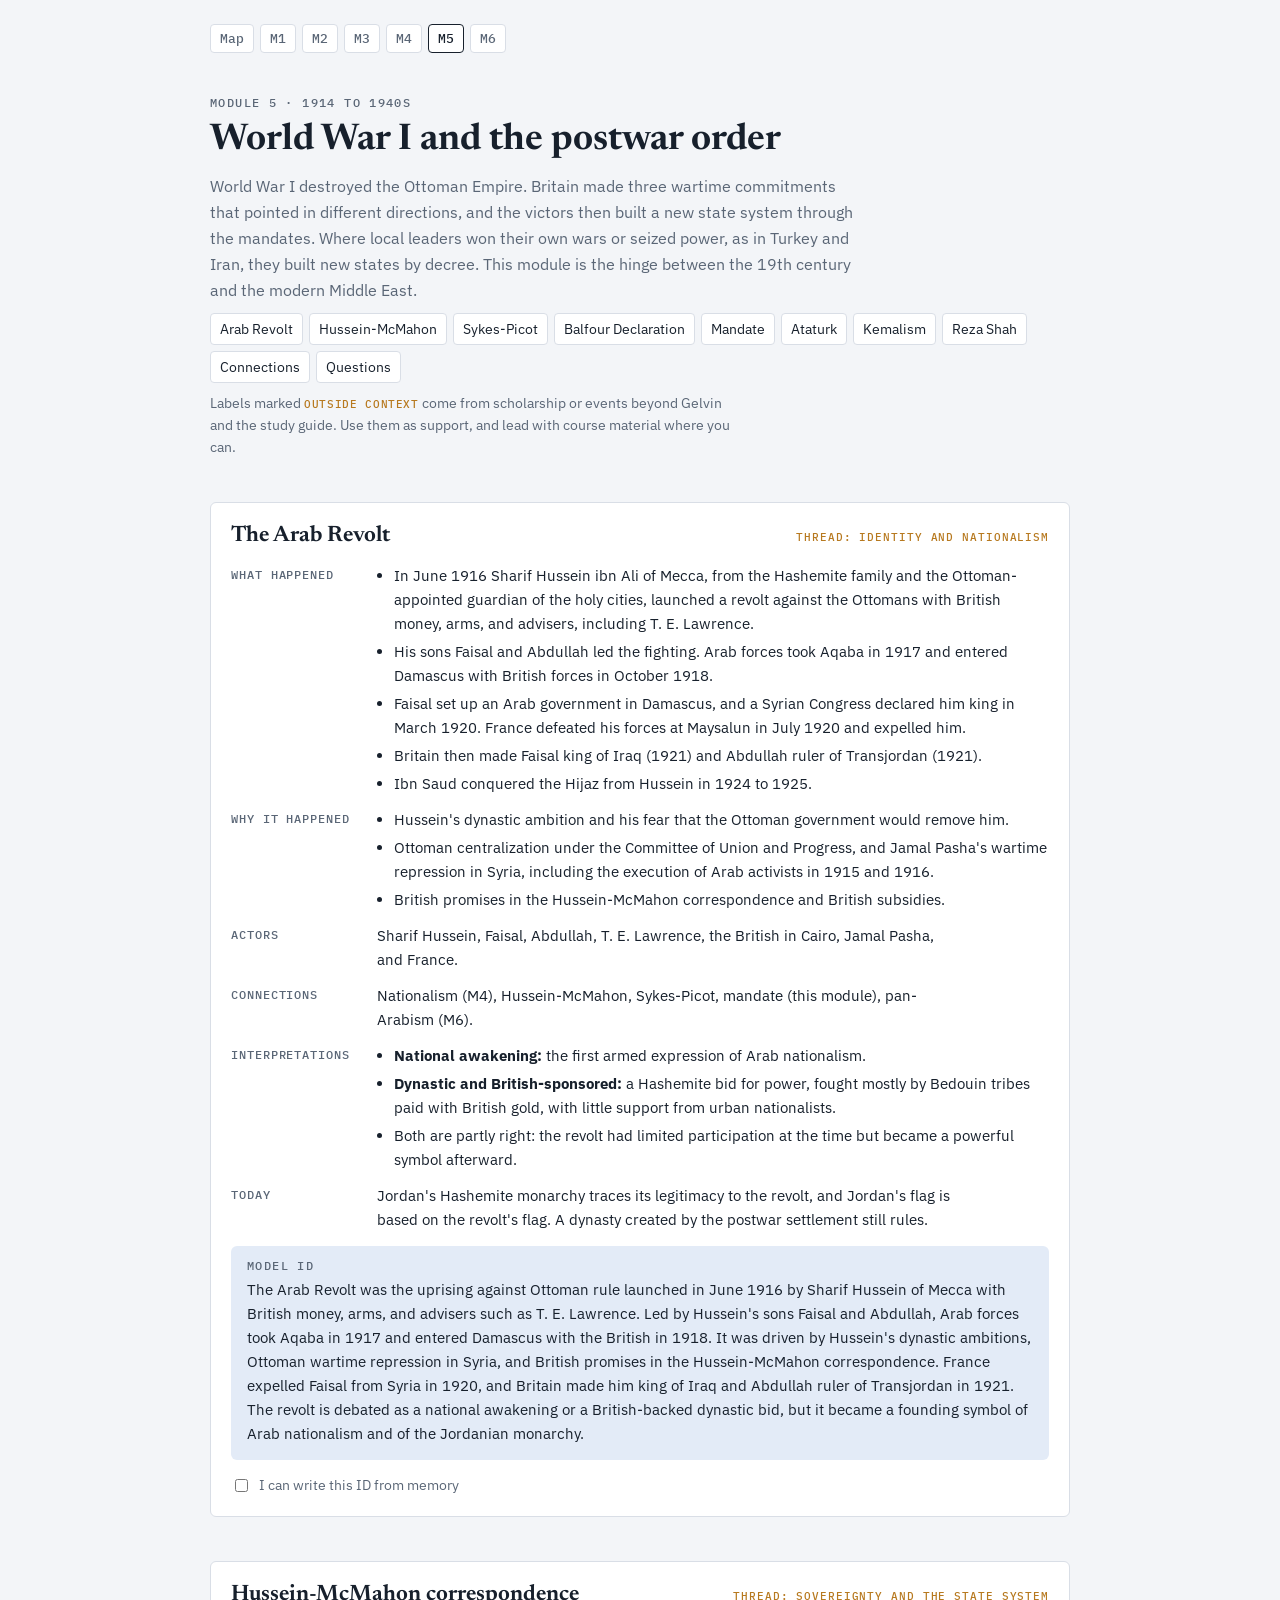
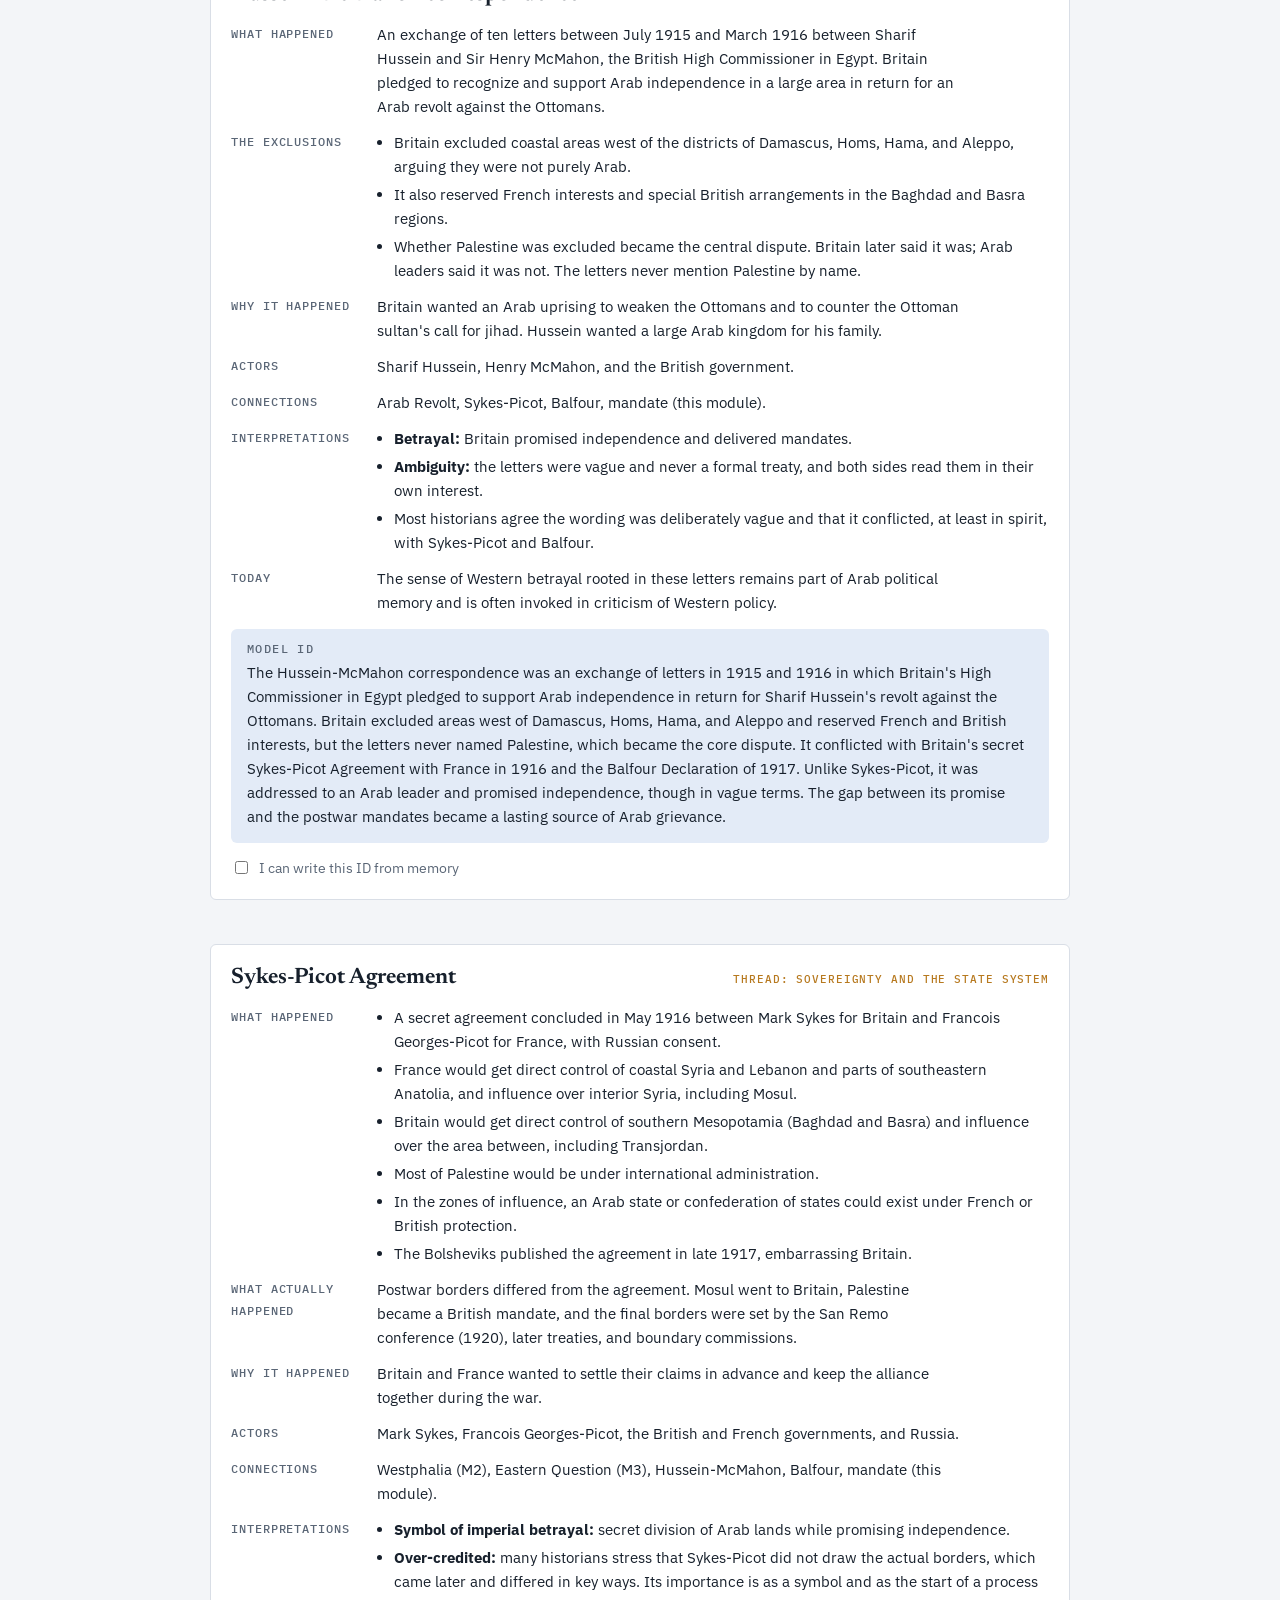
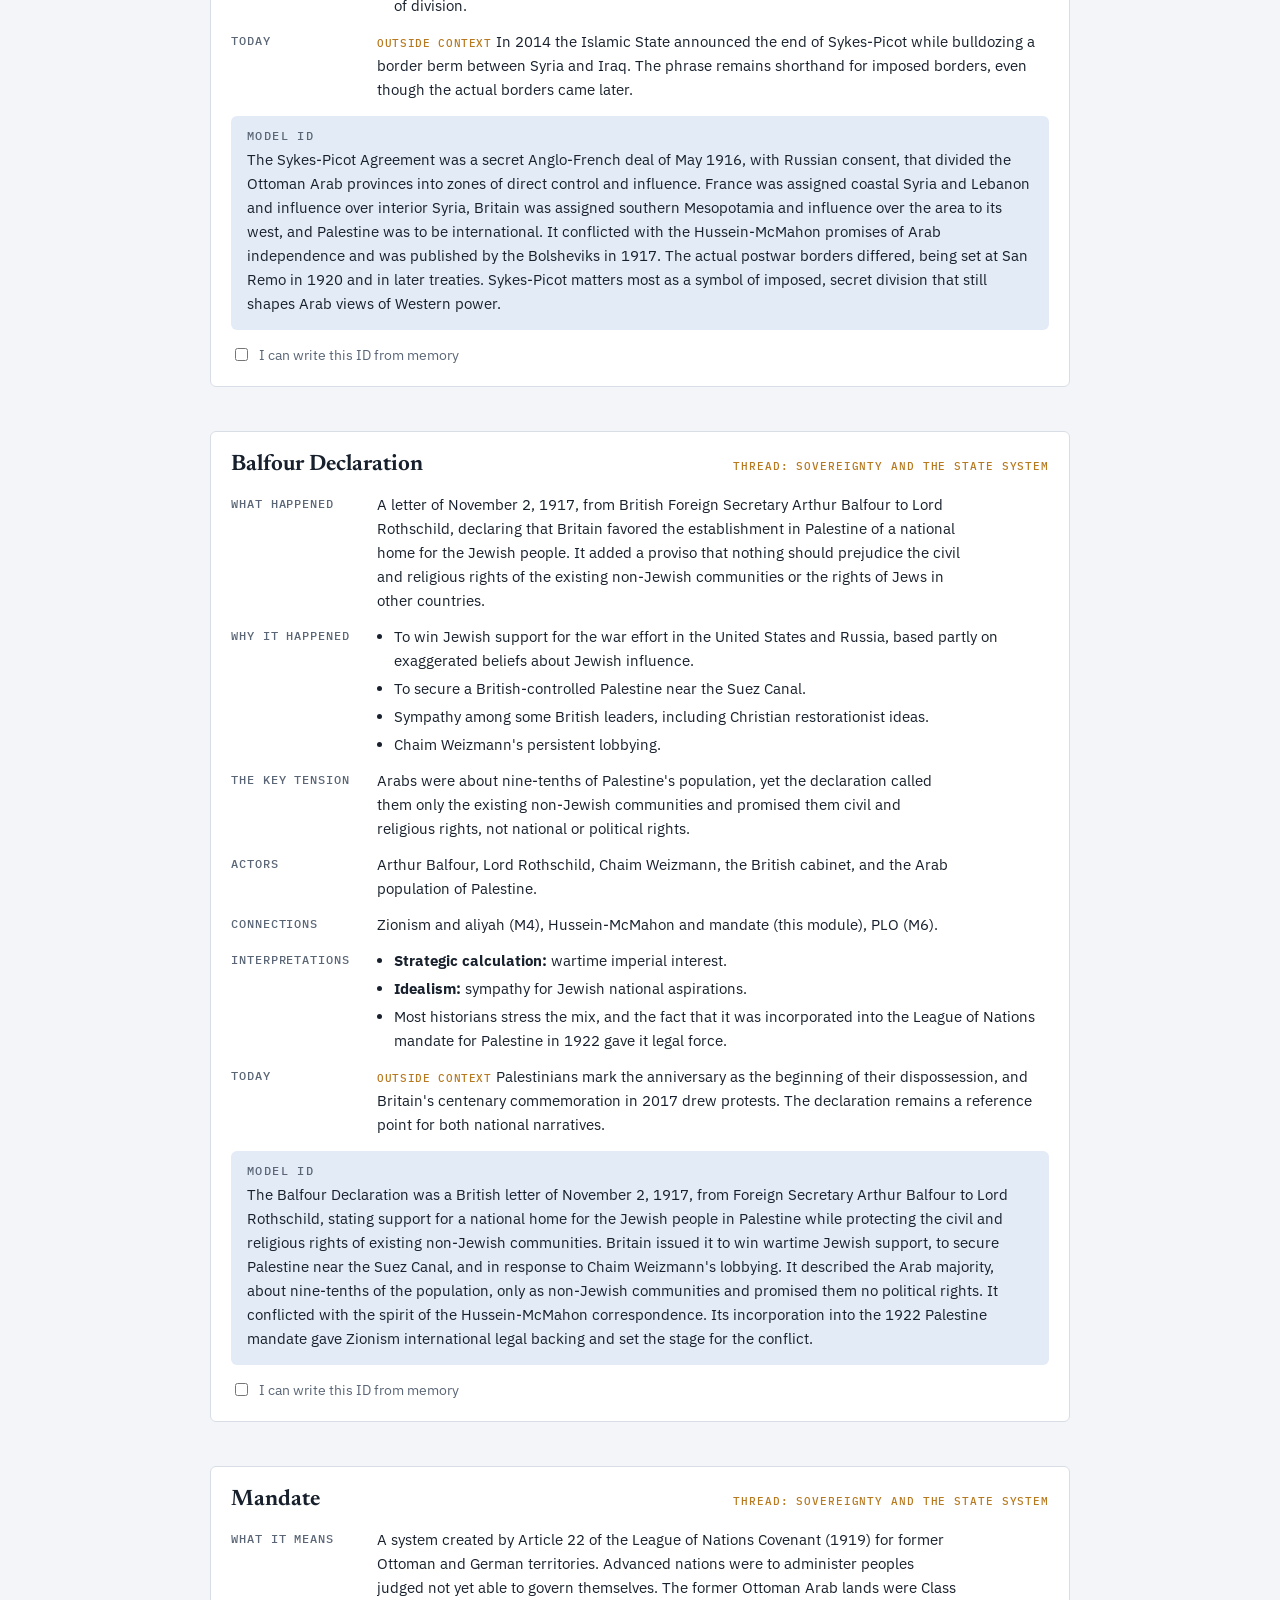
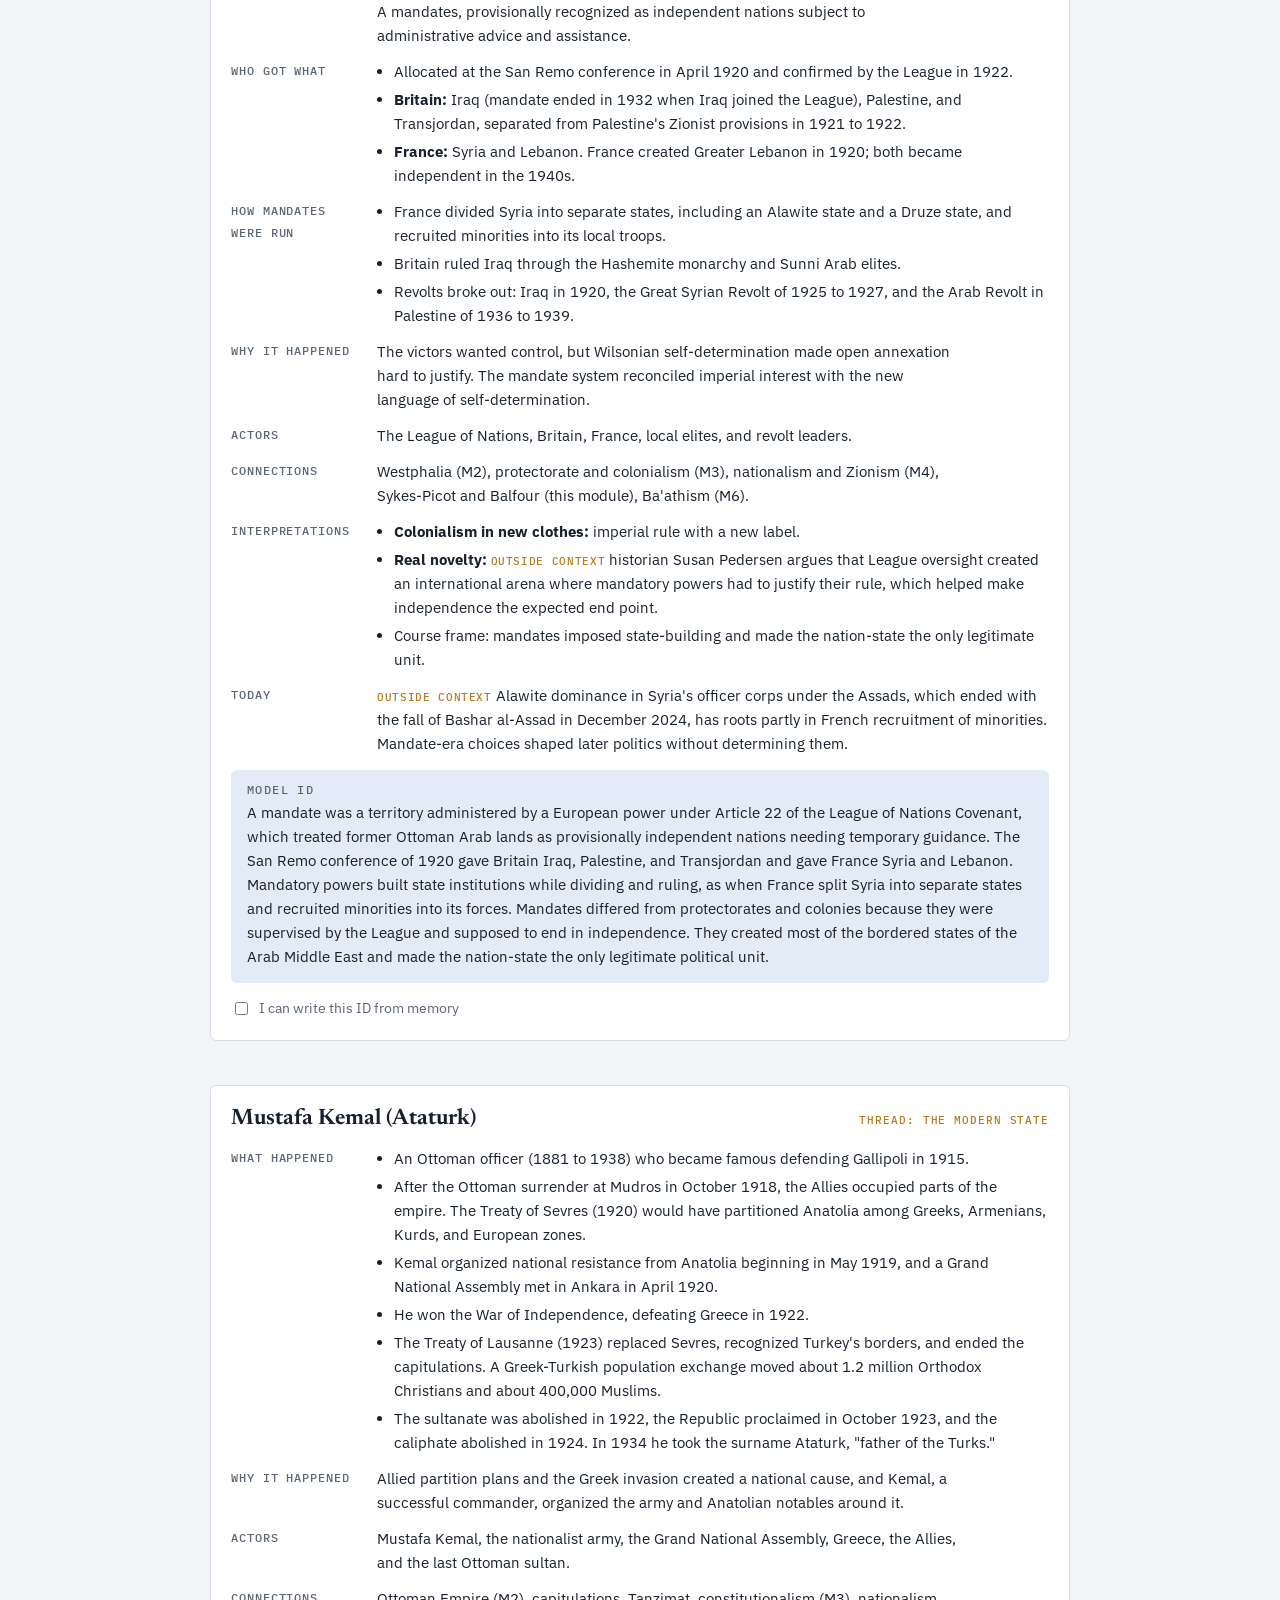
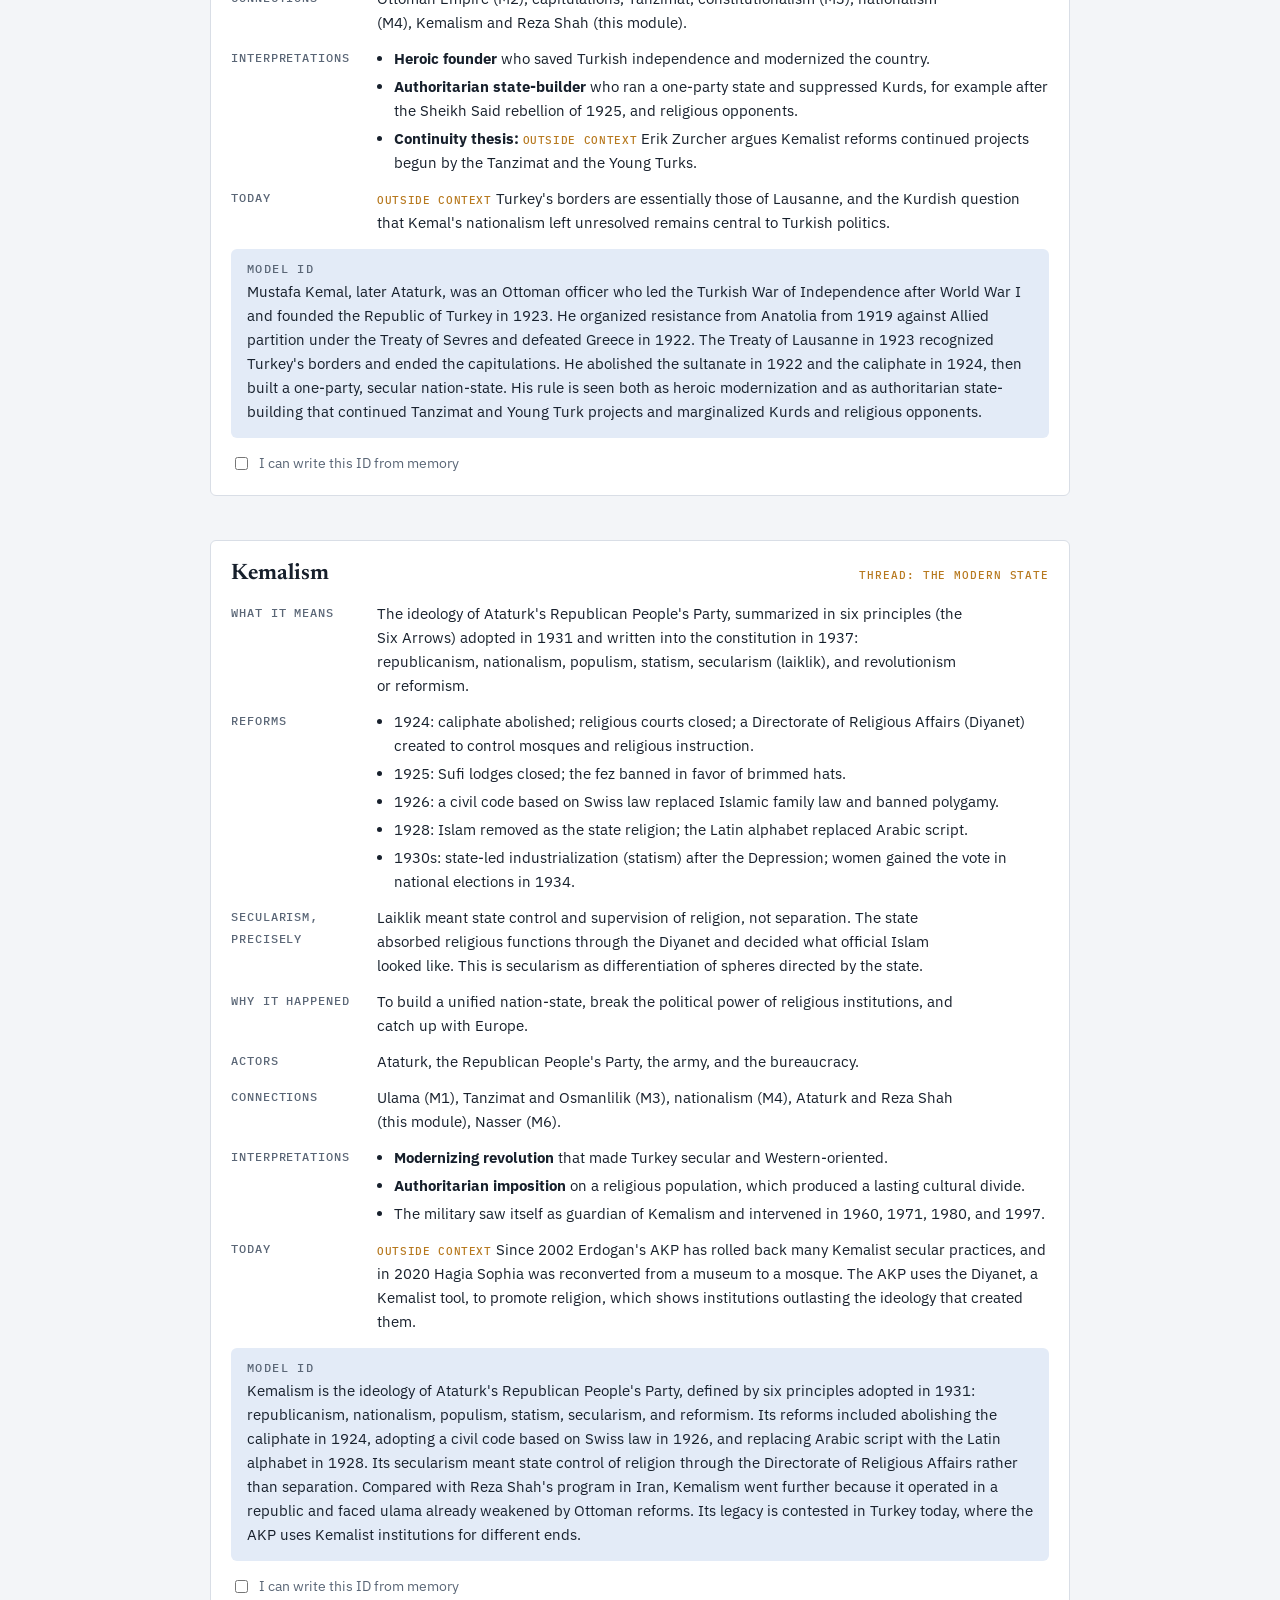
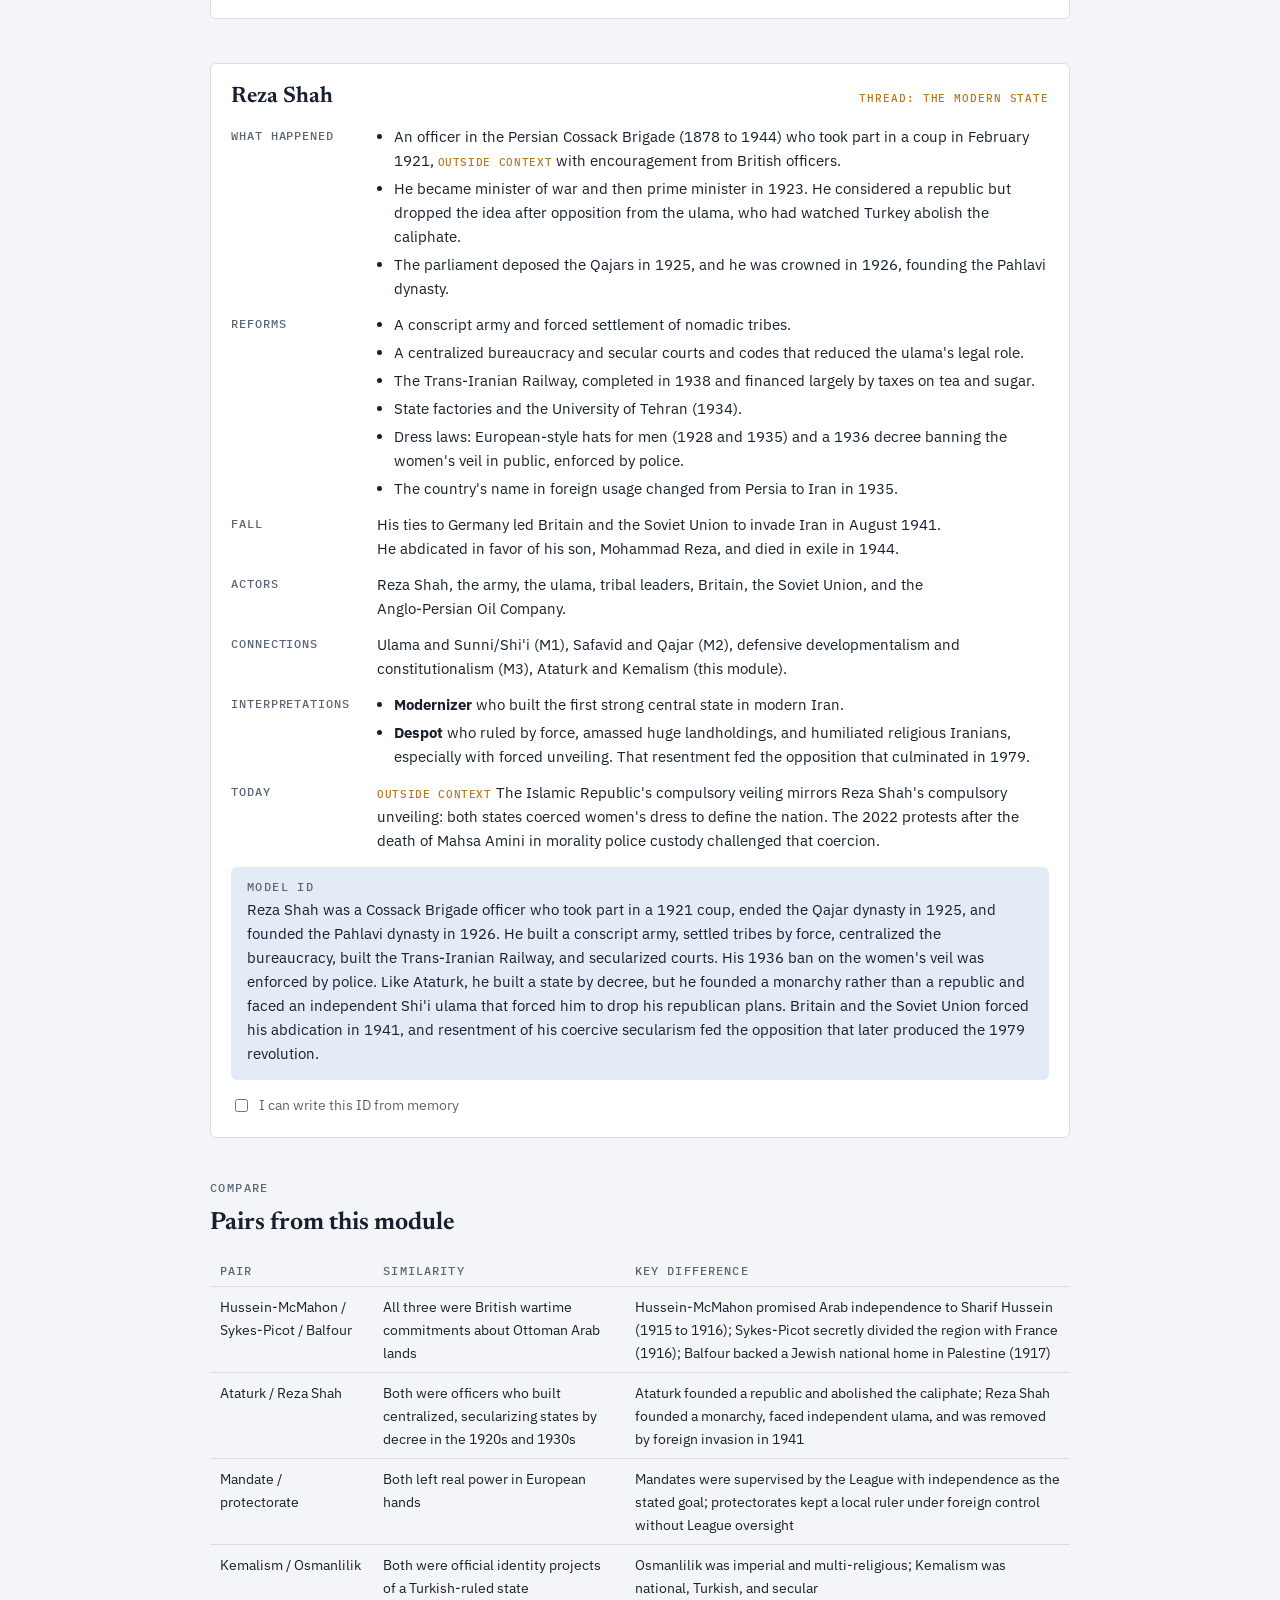
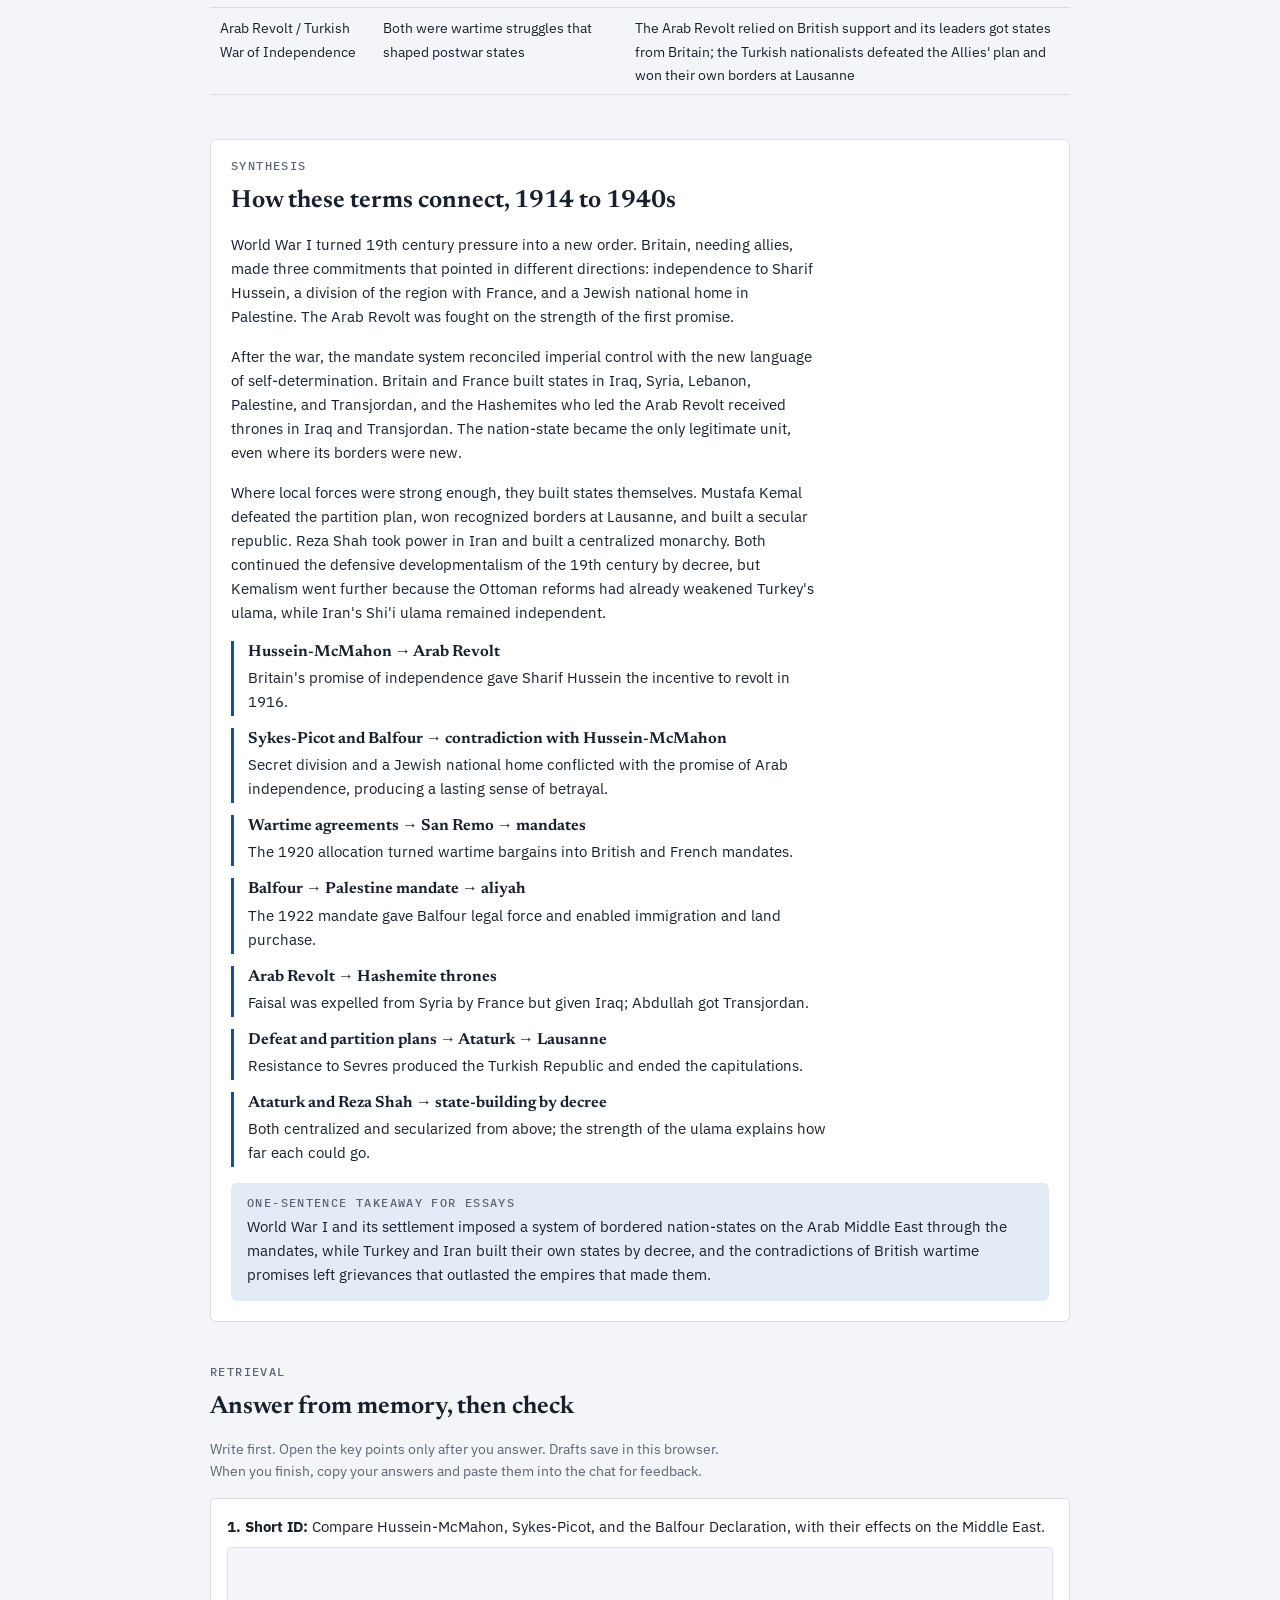
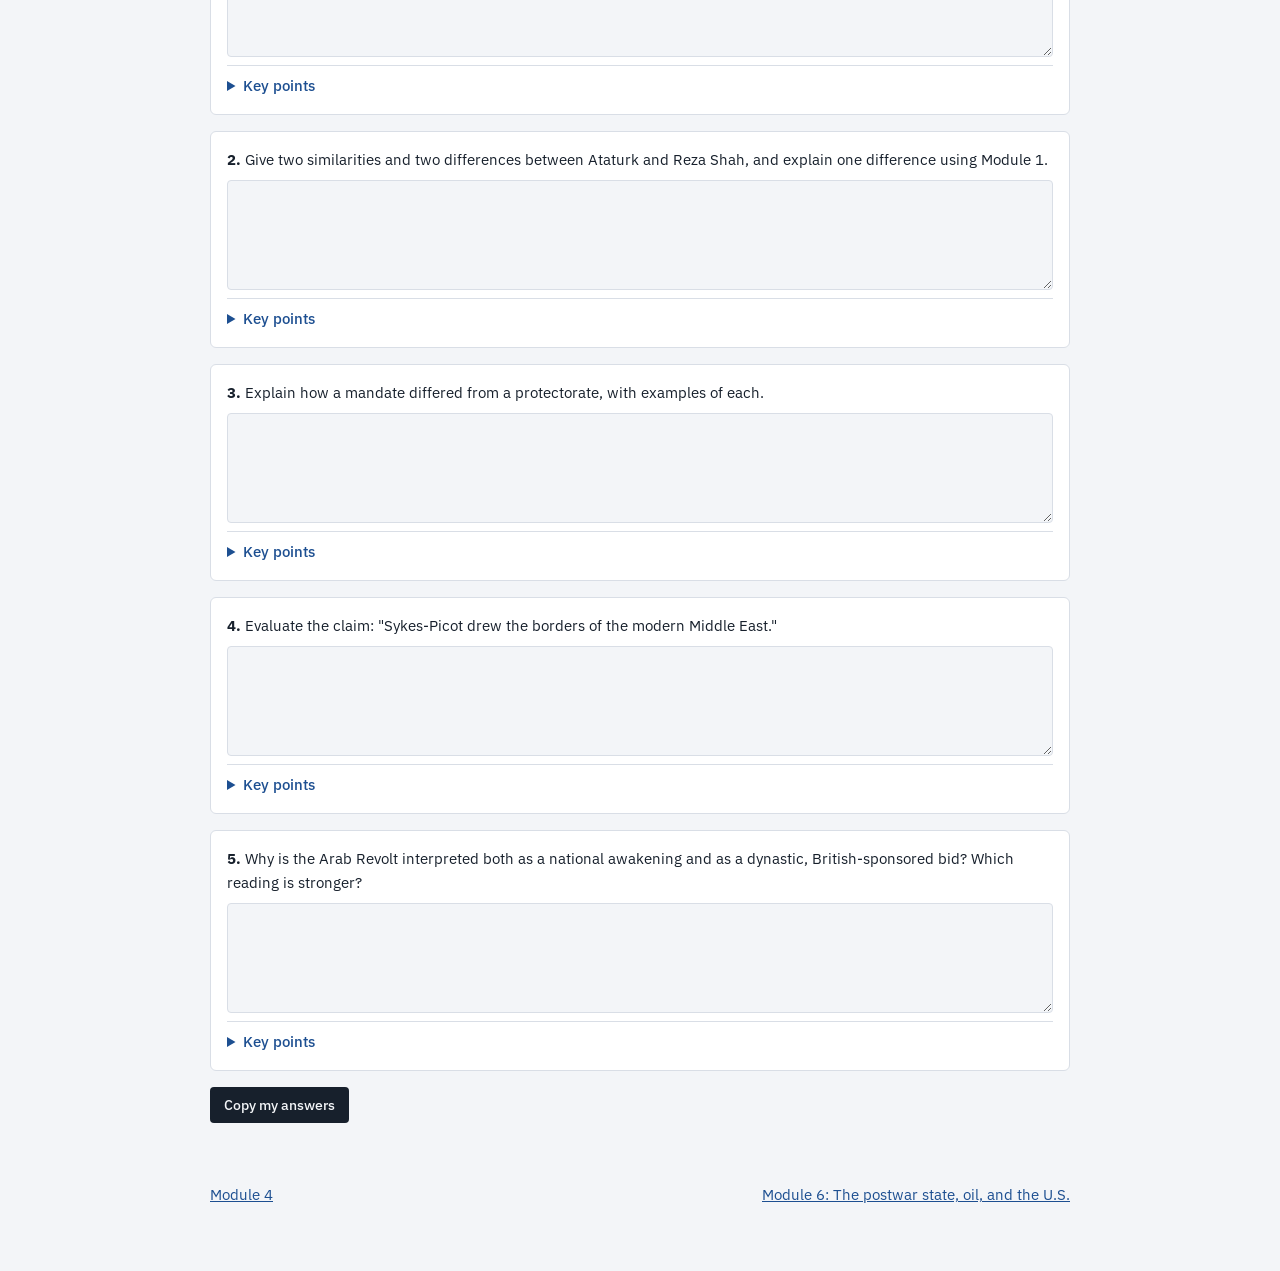
<file: m5.html>
<!doctype html>
<html lang="en">
<head>
<meta charset="utf-8">
<meta name="viewport" content="width=device-width, initial-scale=1, viewport-fit=cover">
<title>M5 World War I Settlement</title>
<link rel="stylesheet" href="https://fonts.googleapis.com/css2?family=Newsreader:opsz,wght@6..72,500;6..72,650&family=IBM+Plex+Sans:wght@400;500;600&family=IBM+Plex+Mono:wght@400;500&display=swap">
<link rel="stylesheet" href="style.css">
</head>
<body>
<div class="wrap">
<nav class="sitenav" aria-label="Site"><a href="index.html">Map</a><a href="m1.html">M1</a><a href="m2.html">M2</a><a href="m3.html">M3</a><a href="m4.html">M4</a><a href="m5.html" aria-current="page">M5</a><a href="m6.html">M6</a></nav>

<header style="display:grid;gap:10px">
  <span class="eyebrow">Module 5 · 1914 to 1940s</span>
  <h1>World War I and the postwar order</h1>
  <p class="lede">World War I destroyed the Ottoman Empire. Britain made three wartime commitments that pointed in different directions, and the victors then built a new state system through the mandates. Where local leaders won their own wars or seized power, as in Turkey and Iran, they built new states by decree. This module is the hinge between the 19th century and the modern Middle East.</p>
  <div class="toc"><a href="#the-arab-revolt">Arab Revolt</a><a href="#hussein-mcmahon-agreement">Hussein-McMahon</a><a href="#sykes-picot-agreement">Sykes-Picot</a><a href="#balfour-declaration">Balfour Declaration</a><a href="#mandate">Mandate</a><a href="#mustafa-kemal-ataturk">Ataturk</a><a href="#kemalism">Kemalism</a><a href="#reza-shah">Reza Shah</a><a href="#connections">Connections</a><a href="#questions">Questions</a></div>
  <p class="note">Labels marked <span class="outside">outside context</span> come from scholarship or events beyond Gelvin and the study guide. Use them as support, and lead with course material where you can.</p>
</header>

<article class="term" id="the-arab-revolt">
  <header><h2>The Arab Revolt</h2><span class="tag">Thread: identity and nationalism</span></header>
  <dl class="rows"><div><dt>What happened</dt><dd><ul><li>In June 1916 Sharif Hussein ibn Ali of Mecca, from the Hashemite family and the Ottoman-appointed guardian of the holy cities, launched a revolt against the Ottomans with British money, arms, and advisers, including T. E. Lawrence.</li><li>His sons Faisal and Abdullah led the fighting. Arab forces took Aqaba in 1917 and entered Damascus with British forces in October 1918.</li><li>Faisal set up an Arab government in Damascus, and a Syrian Congress declared him king in March 1920. France defeated his forces at Maysalun in July 1920 and expelled him.</li><li>Britain then made Faisal king of Iraq (1921) and Abdullah ruler of Transjordan (1921).</li><li>Ibn Saud conquered the Hijaz from Hussein in 1924 to 1925.</li></ul></dd></div><div><dt>Why it happened</dt><dd><ul><li>Hussein's dynastic ambition and his fear that the Ottoman government would remove him.</li><li>Ottoman centralization under the Committee of Union and Progress, and Jamal Pasha's wartime repression in Syria, including the execution of Arab activists in 1915 and 1916.</li><li>British promises in the Hussein-McMahon correspondence and British subsidies.</li></ul></dd></div><div><dt>Actors</dt><dd><p>Sharif Hussein, Faisal, Abdullah, T. E. Lawrence, the British in Cairo, Jamal Pasha, and France.</p></dd></div><div><dt>Connections</dt><dd><p>Nationalism (M4), Hussein-McMahon, Sykes-Picot, mandate (this module), pan-Arabism (M6).</p></dd></div><div><dt>Interpretations</dt><dd><ul><li><b>National awakening:</b> the first armed expression of Arab nationalism.</li><li><b>Dynastic and British-sponsored:</b> a Hashemite bid for power, fought mostly by Bedouin tribes paid with British gold, with little support from urban nationalists.</li><li>Both are partly right: the revolt had limited participation at the time but became a powerful symbol afterward.</li></ul></dd></div><div><dt>Today</dt><dd><p>Jordan's Hashemite monarchy traces its legitimacy to the revolt, and Jordan's flag is based on the revolt's flag. A dynasty created by the postwar settlement still rules.</p></dd></div></dl>
  <div class="idbox"><span class="eyebrow">Model ID</span><p>The Arab Revolt was the uprising against Ottoman rule launched in June 1916 by Sharif Hussein of Mecca with British money, arms, and advisers such as T. E. Lawrence. Led by Hussein's sons Faisal and Abdullah, Arab forces took Aqaba in 1917 and entered Damascus with the British in 1918. It was driven by Hussein's dynastic ambitions, Ottoman wartime repression in Syria, and British promises in the Hussein-McMahon correspondence. France expelled Faisal from Syria in 1920, and Britain made him king of Iraq and Abdullah ruler of Transjordan in 1921. The revolt is debated as a national awakening or a British-backed dynastic bid, but it became a founding symbol of Arab nationalism and of the Jordanian monarchy.</p></div>
  <label class="selfcheck"><input type="checkbox" id="tick-m5-0" data-term="The Arab Revolt"> I can write this ID from memory</label>
</article>
<article class="term" id="hussein-mcmahon-agreement">
  <header><h2>Hussein-McMahon correspondence</h2><span class="tag">Thread: sovereignty and the state system</span></header>
  <dl class="rows"><div><dt>What happened</dt><dd><p>An exchange of ten letters between July 1915 and March 1916 between Sharif Hussein and Sir Henry McMahon, the British High Commissioner in Egypt. Britain pledged to recognize and support Arab independence in a large area in return for an Arab revolt against the Ottomans.</p></dd></div><div><dt>The exclusions</dt><dd><ul><li>Britain excluded coastal areas west of the districts of Damascus, Homs, Hama, and Aleppo, arguing they were not purely Arab.</li><li>It also reserved French interests and special British arrangements in the Baghdad and Basra regions.</li><li>Whether Palestine was excluded became the central dispute. Britain later said it was; Arab leaders said it was not. The letters never mention Palestine by name.</li></ul></dd></div><div><dt>Why it happened</dt><dd><p>Britain wanted an Arab uprising to weaken the Ottomans and to counter the Ottoman sultan's call for jihad. Hussein wanted a large Arab kingdom for his family.</p></dd></div><div><dt>Actors</dt><dd><p>Sharif Hussein, Henry McMahon, and the British government.</p></dd></div><div><dt>Connections</dt><dd><p>Arab Revolt, Sykes-Picot, Balfour, mandate (this module).</p></dd></div><div><dt>Interpretations</dt><dd><ul><li><b>Betrayal:</b> Britain promised independence and delivered mandates.</li><li><b>Ambiguity:</b> the letters were vague and never a formal treaty, and both sides read them in their own interest.</li><li>Most historians agree the wording was deliberately vague and that it conflicted, at least in spirit, with Sykes-Picot and Balfour.</li></ul></dd></div><div><dt>Today</dt><dd><p>The sense of Western betrayal rooted in these letters remains part of Arab political memory and is often invoked in criticism of Western policy.</p></dd></div></dl>
  <div class="idbox"><span class="eyebrow">Model ID</span><p>The Hussein-McMahon correspondence was an exchange of letters in 1915 and 1916 in which Britain's High Commissioner in Egypt pledged to support Arab independence in return for Sharif Hussein's revolt against the Ottomans. Britain excluded areas west of Damascus, Homs, Hama, and Aleppo and reserved French and British interests, but the letters never named Palestine, which became the core dispute. It conflicted with Britain's secret Sykes-Picot Agreement with France in 1916 and the Balfour Declaration of 1917. Unlike Sykes-Picot, it was addressed to an Arab leader and promised independence, though in vague terms. The gap between its promise and the postwar mandates became a lasting source of Arab grievance.</p></div>
  <label class="selfcheck"><input type="checkbox" id="tick-m5-1" data-term="Hussein-McMahon agreement"> I can write this ID from memory</label>
</article>
<article class="term" id="sykes-picot-agreement">
  <header><h2>Sykes-Picot Agreement</h2><span class="tag">Thread: sovereignty and the state system</span></header>
  <dl class="rows"><div><dt>What happened</dt><dd><ul><li>A secret agreement concluded in May 1916 between Mark Sykes for Britain and Francois Georges-Picot for France, with Russian consent.</li><li>France would get direct control of coastal Syria and Lebanon and parts of southeastern Anatolia, and influence over interior Syria, including Mosul.</li><li>Britain would get direct control of southern Mesopotamia (Baghdad and Basra) and influence over the area between, including Transjordan.</li><li>Most of Palestine would be under international administration.</li><li>In the zones of influence, an Arab state or confederation of states could exist under French or British protection.</li><li>The Bolsheviks published the agreement in late 1917, embarrassing Britain.</li></ul></dd></div><div><dt>What actually happened</dt><dd><p>Postwar borders differed from the agreement. Mosul went to Britain, Palestine became a British mandate, and the final borders were set by the San Remo conference (1920), later treaties, and boundary commissions.</p></dd></div><div><dt>Why it happened</dt><dd><p>Britain and France wanted to settle their claims in advance and keep the alliance together during the war.</p></dd></div><div><dt>Actors</dt><dd><p>Mark Sykes, Francois Georges-Picot, the British and French governments, and Russia.</p></dd></div><div><dt>Connections</dt><dd><p>Westphalia (M2), Eastern Question (M3), Hussein-McMahon, Balfour, mandate (this module).</p></dd></div><div><dt>Interpretations</dt><dd><ul><li><b>Symbol of imperial betrayal:</b> secret division of Arab lands while promising independence.</li><li><b>Over-credited:</b> many historians stress that Sykes-Picot did not draw the actual borders, which came later and differed in key ways. Its importance is as a symbol and as the start of a process of division.</li></ul></dd></div><div><dt>Today</dt><dd><span class="outside">outside context</span> In 2014 the Islamic State announced the end of Sykes-Picot while bulldozing a border berm between Syria and Iraq. The phrase remains shorthand for imposed borders, even though the actual borders came later.</dd></div></dl>
  <div class="idbox"><span class="eyebrow">Model ID</span><p>The Sykes-Picot Agreement was a secret Anglo-French deal of May 1916, with Russian consent, that divided the Ottoman Arab provinces into zones of direct control and influence. France was assigned coastal Syria and Lebanon and influence over interior Syria, Britain was assigned southern Mesopotamia and influence over the area to its west, and Palestine was to be international. It conflicted with the Hussein-McMahon promises of Arab independence and was published by the Bolsheviks in 1917. The actual postwar borders differed, being set at San Remo in 1920 and in later treaties. Sykes-Picot matters most as a symbol of imposed, secret division that still shapes Arab views of Western power.</p></div>
  <label class="selfcheck"><input type="checkbox" id="tick-m5-2" data-term="Sykes-Picot Agreement"> I can write this ID from memory</label>
</article>
<article class="term" id="balfour-declaration">
  <header><h2>Balfour Declaration</h2><span class="tag">Thread: sovereignty and the state system</span></header>
  <dl class="rows"><div><dt>What happened</dt><dd><p>A letter of November 2, 1917, from British Foreign Secretary Arthur Balfour to Lord Rothschild, declaring that Britain favored the establishment in Palestine of a national home for the Jewish people. It added a proviso that nothing should prejudice the civil and religious rights of the existing non-Jewish communities or the rights of Jews in other countries.</p></dd></div><div><dt>Why it happened</dt><dd><ul><li>To win Jewish support for the war effort in the United States and Russia, based partly on exaggerated beliefs about Jewish influence.</li><li>To secure a British-controlled Palestine near the Suez Canal.</li><li>Sympathy among some British leaders, including Christian restorationist ideas.</li><li>Chaim Weizmann's persistent lobbying.</li></ul></dd></div><div><dt>The key tension</dt><dd><p>Arabs were about nine-tenths of Palestine's population, yet the declaration called them only the existing non-Jewish communities and promised them civil and religious rights, not national or political rights.</p></dd></div><div><dt>Actors</dt><dd><p>Arthur Balfour, Lord Rothschild, Chaim Weizmann, the British cabinet, and the Arab population of Palestine.</p></dd></div><div><dt>Connections</dt><dd><p>Zionism and aliyah (M4), Hussein-McMahon and mandate (this module), PLO (M6).</p></dd></div><div><dt>Interpretations</dt><dd><ul><li><b>Strategic calculation:</b> wartime imperial interest.</li><li><b>Idealism:</b> sympathy for Jewish national aspirations.</li><li>Most historians stress the mix, and the fact that it was incorporated into the League of Nations mandate for Palestine in 1922 gave it legal force.</li></ul></dd></div><div><dt>Today</dt><dd><span class="outside">outside context</span> Palestinians mark the anniversary as the beginning of their dispossession, and Britain's centenary commemoration in 2017 drew protests. The declaration remains a reference point for both national narratives.</dd></div></dl>
  <div class="idbox"><span class="eyebrow">Model ID</span><p>The Balfour Declaration was a British letter of November 2, 1917, from Foreign Secretary Arthur Balfour to Lord Rothschild, stating support for a national home for the Jewish people in Palestine while protecting the civil and religious rights of existing non-Jewish communities. Britain issued it to win wartime Jewish support, to secure Palestine near the Suez Canal, and in response to Chaim Weizmann's lobbying. It described the Arab majority, about nine-tenths of the population, only as non-Jewish communities and promised them no political rights. It conflicted with the spirit of the Hussein-McMahon correspondence. Its incorporation into the 1922 Palestine mandate gave Zionism international legal backing and set the stage for the conflict.</p></div>
  <label class="selfcheck"><input type="checkbox" id="tick-m5-3" data-term="Balfour Declaration"> I can write this ID from memory</label>
</article>
<article class="term" id="mandate">
  <header><h2>Mandate</h2><span class="tag">Thread: sovereignty and the state system</span></header>
  <dl class="rows"><div><dt>What it means</dt><dd><p>A system created by Article 22 of the League of Nations Covenant (1919) for former Ottoman and German territories. Advanced nations were to administer peoples judged not yet able to govern themselves. The former Ottoman Arab lands were Class A mandates, provisionally recognized as independent nations subject to administrative advice and assistance.</p></dd></div><div><dt>Who got what</dt><dd><ul><li>Allocated at the San Remo conference in April 1920 and confirmed by the League in 1922.</li><li><b>Britain:</b> Iraq (mandate ended in 1932 when Iraq joined the League), Palestine, and Transjordan, separated from Palestine's Zionist provisions in 1921 to 1922.</li><li><b>France:</b> Syria and Lebanon. France created Greater Lebanon in 1920; both became independent in the 1940s.</li></ul></dd></div><div><dt>How mandates were run</dt><dd><ul><li>France divided Syria into separate states, including an Alawite state and a Druze state, and recruited minorities into its local troops.</li><li>Britain ruled Iraq through the Hashemite monarchy and Sunni Arab elites.</li><li>Revolts broke out: Iraq in 1920, the Great Syrian Revolt of 1925 to 1927, and the Arab Revolt in Palestine of 1936 to 1939.</li></ul></dd></div><div><dt>Why it happened</dt><dd><p>The victors wanted control, but Wilsonian self-determination made open annexation hard to justify. The mandate system reconciled imperial interest with the new language of self-determination.</p></dd></div><div><dt>Actors</dt><dd><p>The League of Nations, Britain, France, local elites, and revolt leaders.</p></dd></div><div><dt>Connections</dt><dd><p>Westphalia (M2), protectorate and colonialism (M3), nationalism and Zionism (M4), Sykes-Picot and Balfour (this module), Ba'athism (M6).</p></dd></div><div><dt>Interpretations</dt><dd><ul><li><b>Colonialism in new clothes:</b> imperial rule with a new label.</li><li><b>Real novelty:</b> <span class="outside">outside context</span> historian Susan Pedersen argues that League oversight created an international arena where mandatory powers had to justify their rule, which helped make independence the expected end point.</li><li>Course frame: mandates imposed state-building and made the nation-state the only legitimate unit.</li></ul></dd></div><div><dt>Today</dt><dd><span class="outside">outside context</span> Alawite dominance in Syria's officer corps under the Assads, which ended with the fall of Bashar al-Assad in December 2024, has roots partly in French recruitment of minorities. Mandate-era choices shaped later politics without determining them.</dd></div></dl>
  <div class="idbox"><span class="eyebrow">Model ID</span><p>A mandate was a territory administered by a European power under Article 22 of the League of Nations Covenant, which treated former Ottoman Arab lands as provisionally independent nations needing temporary guidance. The San Remo conference of 1920 gave Britain Iraq, Palestine, and Transjordan and gave France Syria and Lebanon. Mandatory powers built state institutions while dividing and ruling, as when France split Syria into separate states and recruited minorities into its forces. Mandates differed from protectorates and colonies because they were supervised by the League and supposed to end in independence. They created most of the bordered states of the Arab Middle East and made the nation-state the only legitimate political unit.</p></div>
  <label class="selfcheck"><input type="checkbox" id="tick-m5-4" data-term="Mandate"> I can write this ID from memory</label>
</article>
<article class="term" id="mustafa-kemal-ataturk">
  <header><h2>Mustafa Kemal (Ataturk)</h2><span class="tag">Thread: the modern state</span></header>
  <dl class="rows"><div><dt>What happened</dt><dd><ul><li>An Ottoman officer (1881 to 1938) who became famous defending Gallipoli in 1915.</li><li>After the Ottoman surrender at Mudros in October 1918, the Allies occupied parts of the empire. The Treaty of Sevres (1920) would have partitioned Anatolia among Greeks, Armenians, Kurds, and European zones.</li><li>Kemal organized national resistance from Anatolia beginning in May 1919, and a Grand National Assembly met in Ankara in April 1920.</li><li>He won the War of Independence, defeating Greece in 1922.</li><li>The Treaty of Lausanne (1923) replaced Sevres, recognized Turkey's borders, and ended the capitulations. A Greek-Turkish population exchange moved about 1.2 million Orthodox Christians and about 400,000 Muslims.</li><li>The sultanate was abolished in 1922, the Republic proclaimed in October 1923, and the caliphate abolished in 1924. In 1934 he took the surname Ataturk, "father of the Turks."</li></ul></dd></div><div><dt>Why it happened</dt><dd><p>Allied partition plans and the Greek invasion created a national cause, and Kemal, a successful commander, organized the army and Anatolian notables around it.</p></dd></div><div><dt>Actors</dt><dd><p>Mustafa Kemal, the nationalist army, the Grand National Assembly, Greece, the Allies, and the last Ottoman sultan.</p></dd></div><div><dt>Connections</dt><dd><p>Ottoman Empire (M2), capitulations, Tanzimat, constitutionalism (M3), nationalism (M4), Kemalism and Reza Shah (this module).</p></dd></div><div><dt>Interpretations</dt><dd><ul><li><b>Heroic founder</b> who saved Turkish independence and modernized the country.</li><li><b>Authoritarian state-builder</b> who ran a one-party state and suppressed Kurds, for example after the Sheikh Said rebellion of 1925, and religious opponents.</li><li><b>Continuity thesis:</b> <span class="outside">outside context</span> Erik Zurcher argues Kemalist reforms continued projects begun by the Tanzimat and the Young Turks.</li></ul></dd></div><div><dt>Today</dt><dd><span class="outside">outside context</span> Turkey's borders are essentially those of Lausanne, and the Kurdish question that Kemal's nationalism left unresolved remains central to Turkish politics.</dd></div></dl>
  <div class="idbox"><span class="eyebrow">Model ID</span><p>Mustafa Kemal, later Ataturk, was an Ottoman officer who led the Turkish War of Independence after World War I and founded the Republic of Turkey in 1923. He organized resistance from Anatolia from 1919 against Allied partition under the Treaty of Sevres and defeated Greece in 1922. The Treaty of Lausanne in 1923 recognized Turkey's borders and ended the capitulations. He abolished the sultanate in 1922 and the caliphate in 1924, then built a one-party, secular nation-state. His rule is seen both as heroic modernization and as authoritarian state-building that continued Tanzimat and Young Turk projects and marginalized Kurds and religious opponents.</p></div>
  <label class="selfcheck"><input type="checkbox" id="tick-m5-5" data-term="Mustafa Kemal/Ataturk"> I can write this ID from memory</label>
</article>
<article class="term" id="kemalism">
  <header><h2>Kemalism</h2><span class="tag">Thread: the modern state</span></header>
  <dl class="rows"><div><dt>What it means</dt><dd><p>The ideology of Ataturk's Republican People's Party, summarized in six principles (the Six Arrows) adopted in 1931 and written into the constitution in 1937: republicanism, nationalism, populism, statism, secularism (laiklik), and revolutionism or reformism.</p></dd></div><div><dt>Reforms</dt><dd><ul><li>1924: caliphate abolished; religious courts closed; a Directorate of Religious Affairs (Diyanet) created to control mosques and religious instruction.</li><li>1925: Sufi lodges closed; the fez banned in favor of brimmed hats.</li><li>1926: a civil code based on Swiss law replaced Islamic family law and banned polygamy.</li><li>1928: Islam removed as the state religion; the Latin alphabet replaced Arabic script.</li><li>1930s: state-led industrialization (statism) after the Depression; women gained the vote in national elections in 1934.</li></ul></dd></div><div><dt>Secularism, precisely</dt><dd><p>Laiklik meant state control and supervision of religion, not separation. The state absorbed religious functions through the Diyanet and decided what official Islam looked like. This is secularism as differentiation of spheres directed by the state.</p></dd></div><div><dt>Why it happened</dt><dd><p>To build a unified nation-state, break the political power of religious institutions, and catch up with Europe.</p></dd></div><div><dt>Actors</dt><dd><p>Ataturk, the Republican People's Party, the army, and the bureaucracy.</p></dd></div><div><dt>Connections</dt><dd><p>Ulama (M1), Tanzimat and Osmanlilik (M3), nationalism (M4), Ataturk and Reza Shah (this module), Nasser (M6).</p></dd></div><div><dt>Interpretations</dt><dd><ul><li><b>Modernizing revolution</b> that made Turkey secular and Western-oriented.</li><li><b>Authoritarian imposition</b> on a religious population, which produced a lasting cultural divide.</li><li>The military saw itself as guardian of Kemalism and intervened in 1960, 1971, 1980, and 1997.</li></ul></dd></div><div><dt>Today</dt><dd><span class="outside">outside context</span> Since 2002 Erdogan's AKP has rolled back many Kemalist secular practices, and in 2020 Hagia Sophia was reconverted from a museum to a mosque. The AKP uses the Diyanet, a Kemalist tool, to promote religion, which shows institutions outlasting the ideology that created them.</dd></div></dl>
  <div class="idbox"><span class="eyebrow">Model ID</span><p>Kemalism is the ideology of Ataturk's Republican People's Party, defined by six principles adopted in 1931: republicanism, nationalism, populism, statism, secularism, and reformism. Its reforms included abolishing the caliphate in 1924, adopting a civil code based on Swiss law in 1926, and replacing Arabic script with the Latin alphabet in 1928. Its secularism meant state control of religion through the Directorate of Religious Affairs rather than separation. Compared with Reza Shah's program in Iran, Kemalism went further because it operated in a republic and faced ulama already weakened by Ottoman reforms. Its legacy is contested in Turkey today, where the AKP uses Kemalist institutions for different ends.</p></div>
  <label class="selfcheck"><input type="checkbox" id="tick-m5-6" data-term="Kemalism"> I can write this ID from memory</label>
</article>
<article class="term" id="reza-shah">
  <header><h2>Reza Shah</h2><span class="tag">Thread: the modern state</span></header>
  <dl class="rows"><div><dt>What happened</dt><dd><ul><li>An officer in the Persian Cossack Brigade (1878 to 1944) who took part in a coup in February 1921, <span class="outside">outside context</span> with encouragement from British officers.</li><li>He became minister of war and then prime minister in 1923. He considered a republic but dropped the idea after opposition from the ulama, who had watched Turkey abolish the caliphate.</li><li>The parliament deposed the Qajars in 1925, and he was crowned in 1926, founding the Pahlavi dynasty.</li></ul></dd></div><div><dt>Reforms</dt><dd><ul><li>A conscript army and forced settlement of nomadic tribes.</li><li>A centralized bureaucracy and secular courts and codes that reduced the ulama's legal role.</li><li>The Trans-Iranian Railway, completed in 1938 and financed largely by taxes on tea and sugar.</li><li>State factories and the University of Tehran (1934).</li><li>Dress laws: European-style hats for men (1928 and 1935) and a 1936 decree banning the women's veil in public, enforced by police.</li><li>The country's name in foreign usage changed from Persia to Iran in 1935.</li></ul></dd></div><div><dt>Fall</dt><dd><p>His ties to Germany led Britain and the Soviet Union to invade Iran in August 1941. He abdicated in favor of his son, Mohammad Reza, and died in exile in 1944.</p></dd></div><div><dt>Actors</dt><dd><p>Reza Shah, the army, the ulama, tribal leaders, Britain, the Soviet Union, and the Anglo-Persian Oil Company.</p></dd></div><div><dt>Connections</dt><dd><p>Ulama and Sunni/Shi'i (M1), Safavid and Qajar (M2), defensive developmentalism and constitutionalism (M3), Ataturk and Kemalism (this module).</p></dd></div><div><dt>Interpretations</dt><dd><ul><li><b>Modernizer</b> who built the first strong central state in modern Iran.</li><li><b>Despot</b> who ruled by force, amassed huge landholdings, and humiliated religious Iranians, especially with forced unveiling. That resentment fed the opposition that culminated in 1979.</li></ul></dd></div><div><dt>Today</dt><dd><span class="outside">outside context</span> The Islamic Republic's compulsory veiling mirrors Reza Shah's compulsory unveiling: both states coerced women's dress to define the nation. The 2022 protests after the death of Mahsa Amini in morality police custody challenged that coercion.</dd></div></dl>
  <div class="idbox"><span class="eyebrow">Model ID</span><p>Reza Shah was a Cossack Brigade officer who took part in a 1921 coup, ended the Qajar dynasty in 1925, and founded the Pahlavi dynasty in 1926. He built a conscript army, settled tribes by force, centralized the bureaucracy, built the Trans-Iranian Railway, and secularized courts. His 1936 ban on the women's veil was enforced by police. Like Ataturk, he built a state by decree, but he founded a monarchy rather than a republic and faced an independent Shi'i ulama that forced him to drop his republican plans. Britain and the Soviet Union forced his abdication in 1941, and resentment of his coercive secularism fed the opposition that later produced the 1979 revolution.</p></div>
  <label class="selfcheck"><input type="checkbox" id="tick-m5-7" data-term="Reza Shah"> I can write this ID from memory</label>
</article>

<section>
  <span class="eyebrow">Compare</span>
  <h2>Pairs from this module</h2>
  <div class="tablebox"><table class="pairs">
    <thead><tr><th>Pair</th><th>Similarity</th><th>Key difference</th></tr></thead>
    <tbody><tr><td>Hussein-McMahon / Sykes-Picot / Balfour</td><td>All three were British wartime commitments about Ottoman Arab lands</td><td>Hussein-McMahon promised Arab independence to Sharif Hussein (1915 to 1916); Sykes-Picot secretly divided the region with France (1916); Balfour backed a Jewish national home in Palestine (1917)</td></tr><tr><td>Ataturk / Reza Shah</td><td>Both were officers who built centralized, secularizing states by decree in the 1920s and 1930s</td><td>Ataturk founded a republic and abolished the caliphate; Reza Shah founded a monarchy, faced independent ulama, and was removed by foreign invasion in 1941</td></tr><tr><td>Mandate / protectorate</td><td>Both left real power in European hands</td><td>Mandates were supervised by the League with independence as the stated goal; protectorates kept a local ruler under foreign control without League oversight</td></tr><tr><td>Kemalism / Osmanlilik</td><td>Both were official identity projects of a Turkish-ruled state</td><td>Osmanlilik was imperial and multi-religious; Kemalism was national, Turkish, and secular</td></tr><tr><td>Arab Revolt / Turkish War of Independence</td><td>Both were wartime struggles that shaped postwar states</td><td>The Arab Revolt relied on British support and its leaders got states from Britain; the Turkish nationalists defeated the Allies' plan and won their own borders at Lausanne</td></tr></tbody>
  </table></div>
</section>

<section class="connect" id="connections">
  <span class="eyebrow">Synthesis</span>
  <h2>How these terms connect, 1914 to 1940s</h2>
  <p>World War I turned 19th century pressure into a new order. Britain, needing allies, made three commitments that pointed in different directions: independence to Sharif Hussein, a division of the region with France, and a Jewish national home in Palestine. The Arab Revolt was fought on the strength of the first promise.</p><p>After the war, the mandate system reconciled imperial control with the new language of self-determination. Britain and France built states in Iraq, Syria, Lebanon, Palestine, and Transjordan, and the Hashemites who led the Arab Revolt received thrones in Iraq and Transjordan. The nation-state became the only legitimate unit, even where its borders were new.</p><p>Where local forces were strong enough, they built states themselves. Mustafa Kemal defeated the partition plan, won recognized borders at Lausanne, and built a secular republic. Reza Shah took power in Iran and built a centralized monarchy. Both continued the defensive developmentalism of the 19th century by decree, but Kemalism went further because the Ottoman reforms had already weakened Turkey's ulama, while Iran's Shi'i ulama remained independent.</p>
  <div class="links"><div class="link"><h3>Hussein-McMahon → Arab Revolt</h3><p>Britain's promise of independence gave Sharif Hussein the incentive to revolt in 1916.</p></div><div class="link"><h3>Sykes-Picot and Balfour → contradiction with Hussein-McMahon</h3><p>Secret division and a Jewish national home conflicted with the promise of Arab independence, producing a lasting sense of betrayal.</p></div><div class="link"><h3>Wartime agreements → San Remo → mandates</h3><p>The 1920 allocation turned wartime bargains into British and French mandates.</p></div><div class="link"><h3>Balfour → Palestine mandate → aliyah</h3><p>The 1922 mandate gave Balfour legal force and enabled immigration and land purchase.</p></div><div class="link"><h3>Arab Revolt → Hashemite thrones</h3><p>Faisal was expelled from Syria by France but given Iraq; Abdullah got Transjordan.</p></div><div class="link"><h3>Defeat and partition plans → Ataturk → Lausanne</h3><p>Resistance to Sevres produced the Turkish Republic and ended the capitulations.</p></div><div class="link"><h3>Ataturk and Reza Shah → state-building by decree</h3><p>Both centralized and secularized from above; the strength of the ulama explains how far each could go.</p></div></div>
  <div class="idbox"><span class="eyebrow">One-sentence takeaway for essays</span><p>World War I and its settlement imposed a system of bordered nation-states on the Arab Middle East through the mandates, while Turkey and Iran built their own states by decree, and the contradictions of British wartime promises left grievances that outlasted the empires that made them.</p></div>
</section>

<section id="questions">
  <span class="eyebrow">Retrieval</span>
  <h2>Answer from memory, then check</h2>
  <p class="note">Write first. Open the key points only after you answer. Drafts save in this browser. When you finish, copy your answers and paste them into the chat for feedback.</p>

  <div class="q"><label for="m5q1"><b>1.</b> <b>Short ID:</b> Compare Hussein-McMahon, Sykes-Picot, and the Balfour Declaration, with their effects on the Middle East.</label>
    <textarea id="m5q1"></textarea>
    <details><summary>Key points</summary><ul><li>Hussein-McMahon 1915 to 1916: independence promised to Hussein for revolt; vague exclusions.</li><li>Sykes-Picot May 1916: secret Anglo-French division into zones.</li><li>Balfour November 1917: Jewish national home in Palestine; Arab majority called non-Jewish communities.</li><li>Effects: contradictory commitments, mandates, Palestine conflict, lasting distrust.</li></ul></details></div>
  <div class="q"><label for="m5q2"><b>2.</b> Give two similarities and two differences between Ataturk and Reza Shah, and explain one difference using Module 1.</label>
    <textarea id="m5q2"></textarea>
    <details><summary>Key points</summary><ul><li>Similar: officers; centralized, secularized by decree; conscript armies; dress laws.</li><li>Different: republic vs. monarchy; abolished caliphate vs. dropped republic plan.</li><li>Different: Ataturk won independence war; Reza Shah removed by Britain and USSR in 1941.</li><li>Explanation: Turkish ulama already absorbed by Ottoman reforms; Iranian Shi'i ulama independent.</li></ul></details></div>
  <div class="q"><label for="m5q3"><b>3.</b> Explain how a mandate differed from a protectorate, with examples of each.</label>
    <textarea id="m5q3"></textarea>
    <details><summary>Key points</summary><ul><li>Mandate: League of Nations Article 22; Class A; stated goal of independence; Iraq, Syria, Lebanon, Palestine.</li><li>Protectorate: local ruler under foreign control without League oversight; Tunisia 1881, Morocco 1912, Egypt 1914.</li></ul></details></div>
  <div class="q"><label for="m5q4"><b>4.</b> Evaluate the claim: "Sykes-Picot drew the borders of the modern Middle East."</label>
    <textarea id="m5q4"></textarea>
    <details><summary>Key points</summary><ul><li>Partly true as a symbol and as the start of division.</li><li>But actual borders came from San Remo 1920, later treaties, and boundary commissions.</li><li>Key differences: Mosul went to Britain; Palestine became a British mandate, not international.</li></ul></details></div>
  <div class="q"><label for="m5q5"><b>5.</b> Why is the Arab Revolt interpreted both as a national awakening and as a dynastic, British-sponsored bid? Which reading is stronger?</label>
    <textarea id="m5q5"></textarea>
    <details><summary>Key points</summary><ul><li>National: first armed Arab challenge to Ottoman rule; later symbol of Arab nationalism.</li><li>Dynastic: Hussein's ambition; British money and arms; mostly Bedouin fighters; little urban nationalist support.</li><li>Stronger answer: limited at the time, powerful as a symbol afterward.</li></ul></details></div>
  <button class="btn" id="copy-answers" type="button">Copy my answers</button>
  <p class="note" id="copy-msg" aria-live="polite"></p>
  <textarea id="copy-out" hidden readonly style="width:100%;min-height:120px"></textarea>
</section>

<nav class="pager" aria-label="Modules"><a href="m4.html">Module 4</a><a href="m6.html">Module 6: The postwar state, oil, and the U.S.</a></nav>
</div>
<script src="module.js"></script>
</body>
</html>
</file>
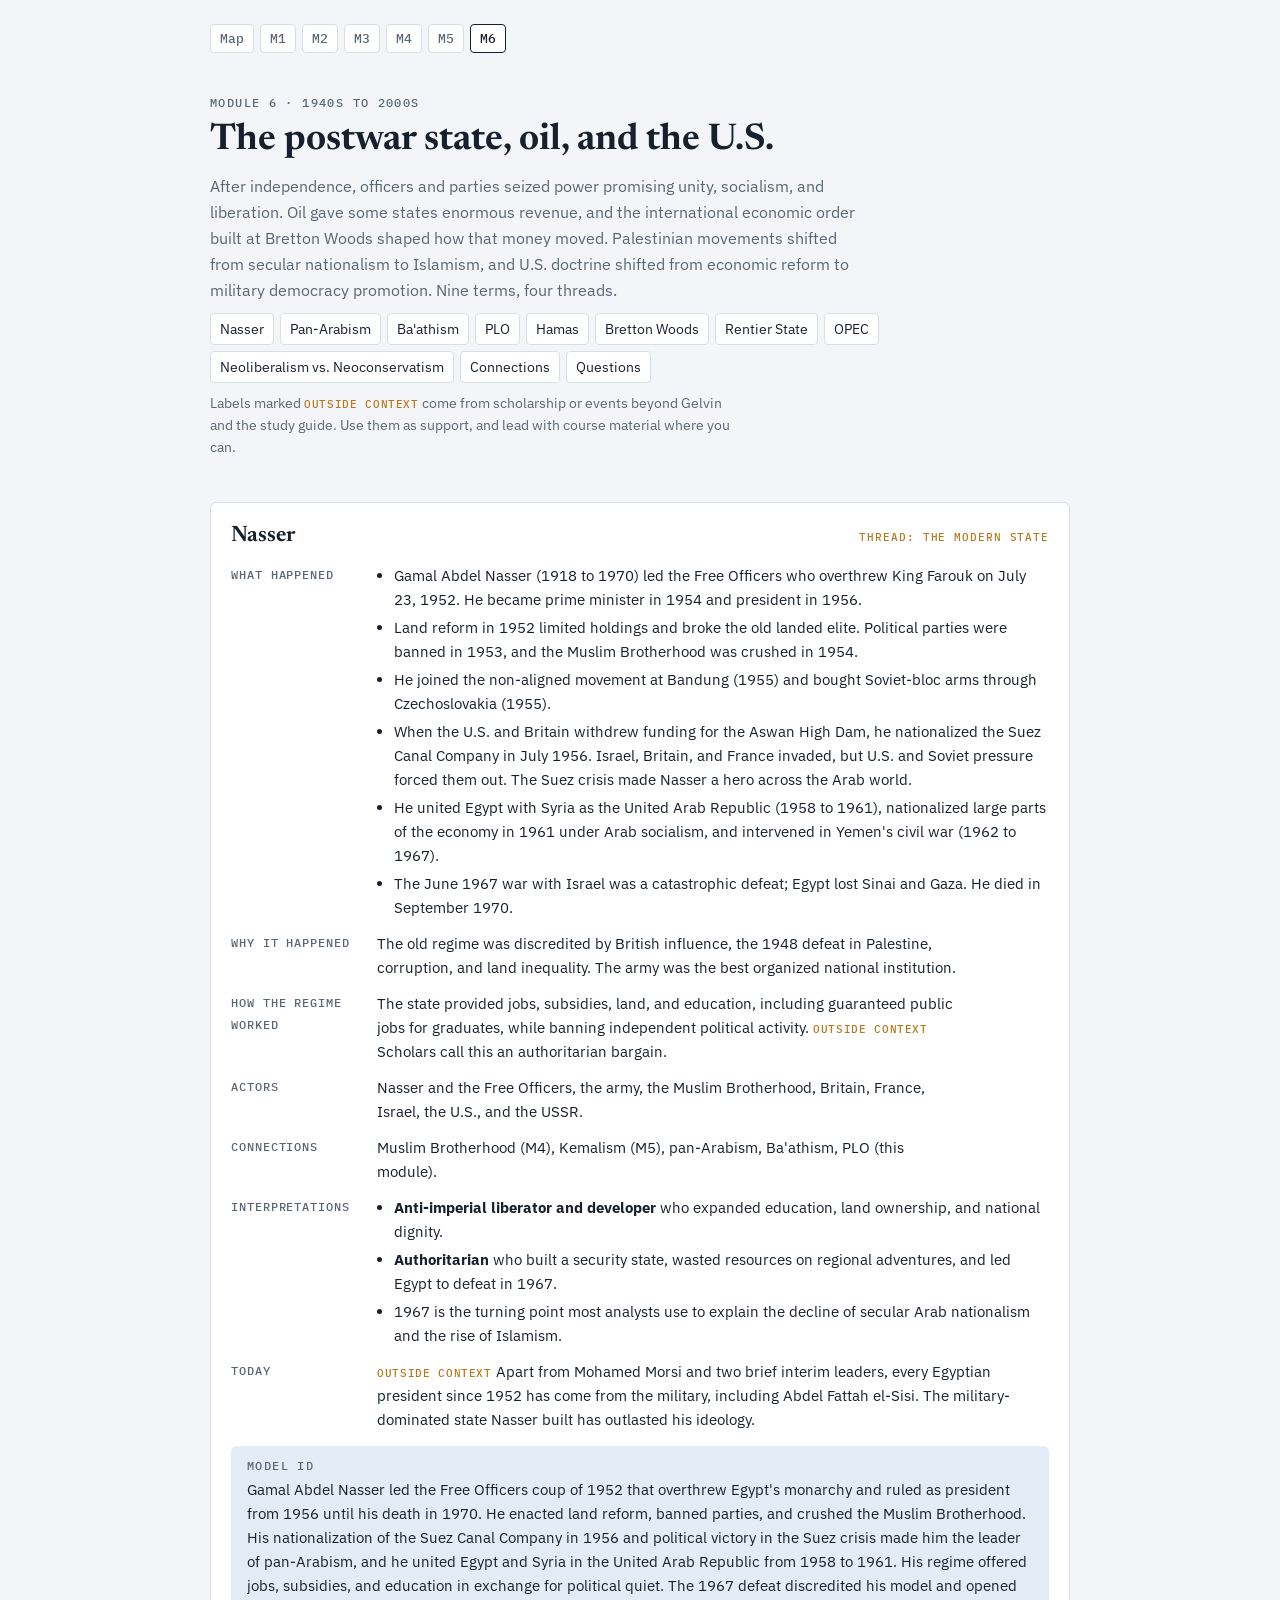
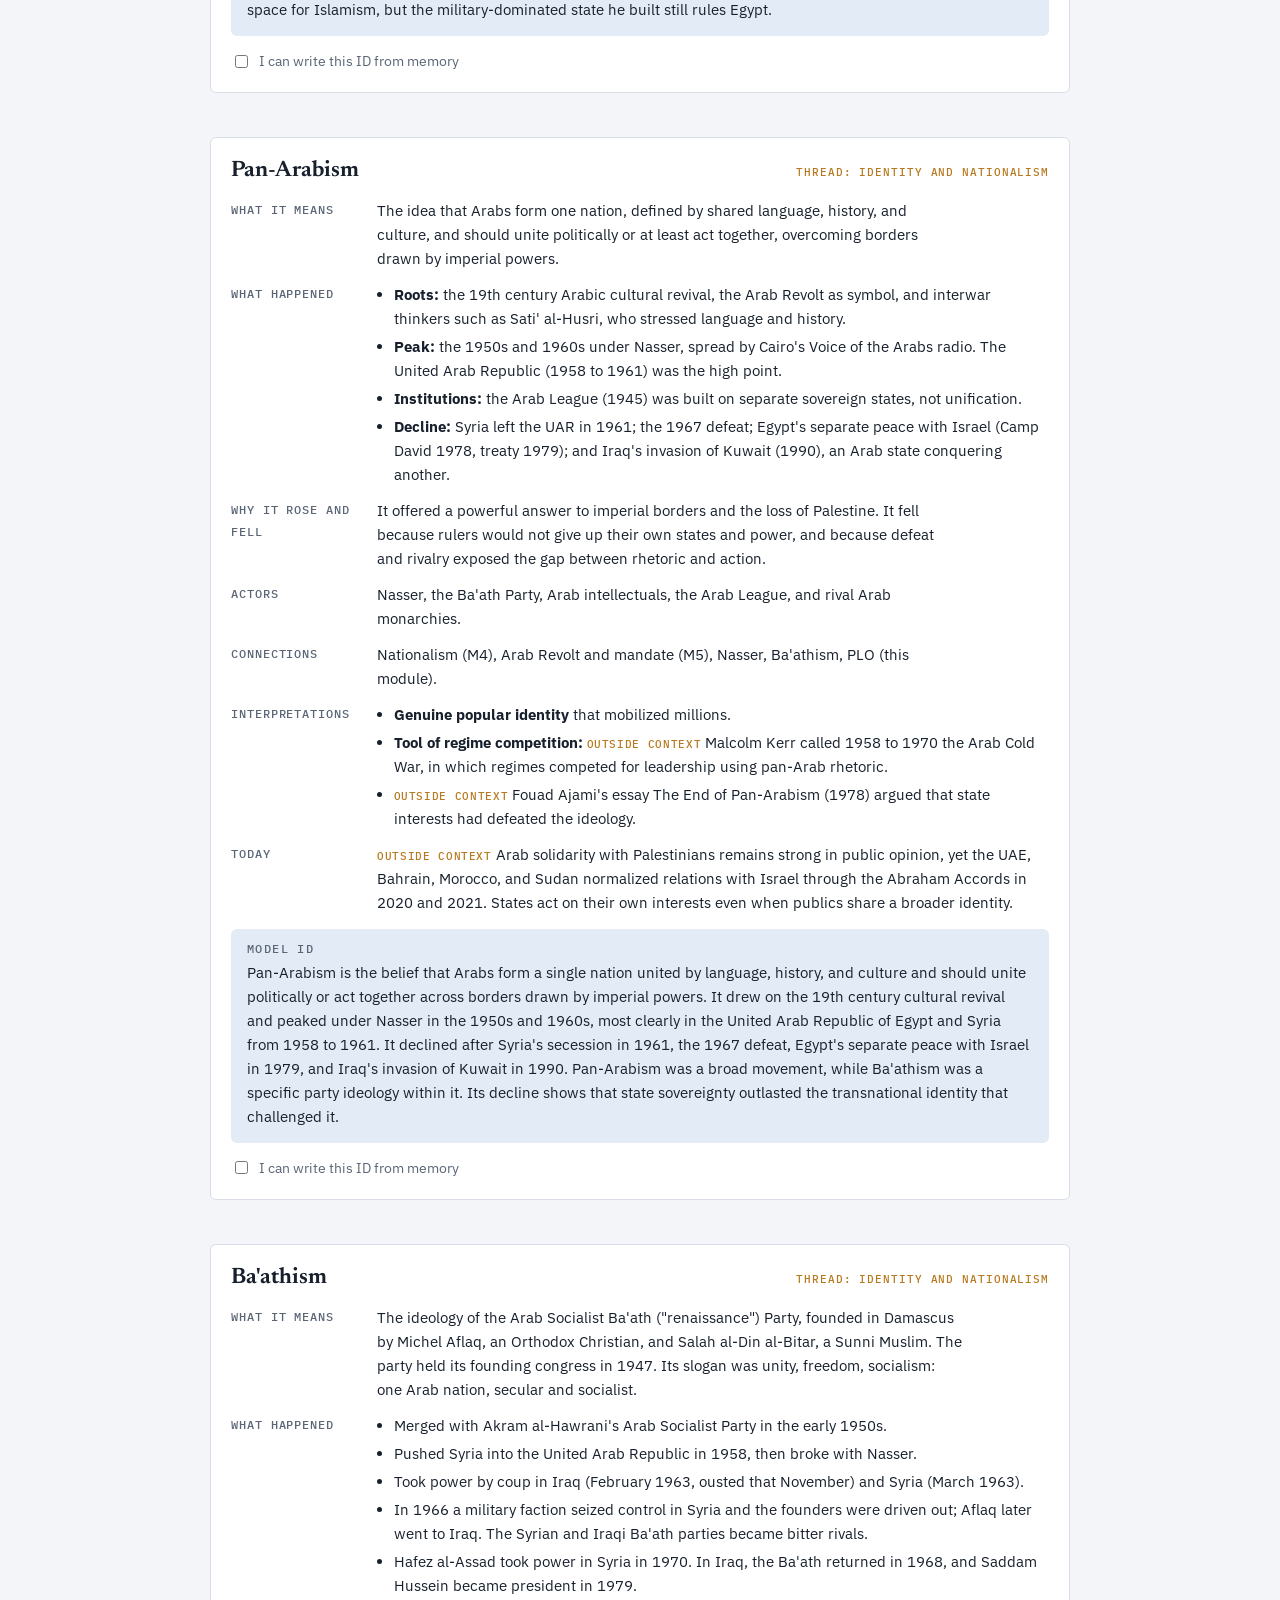
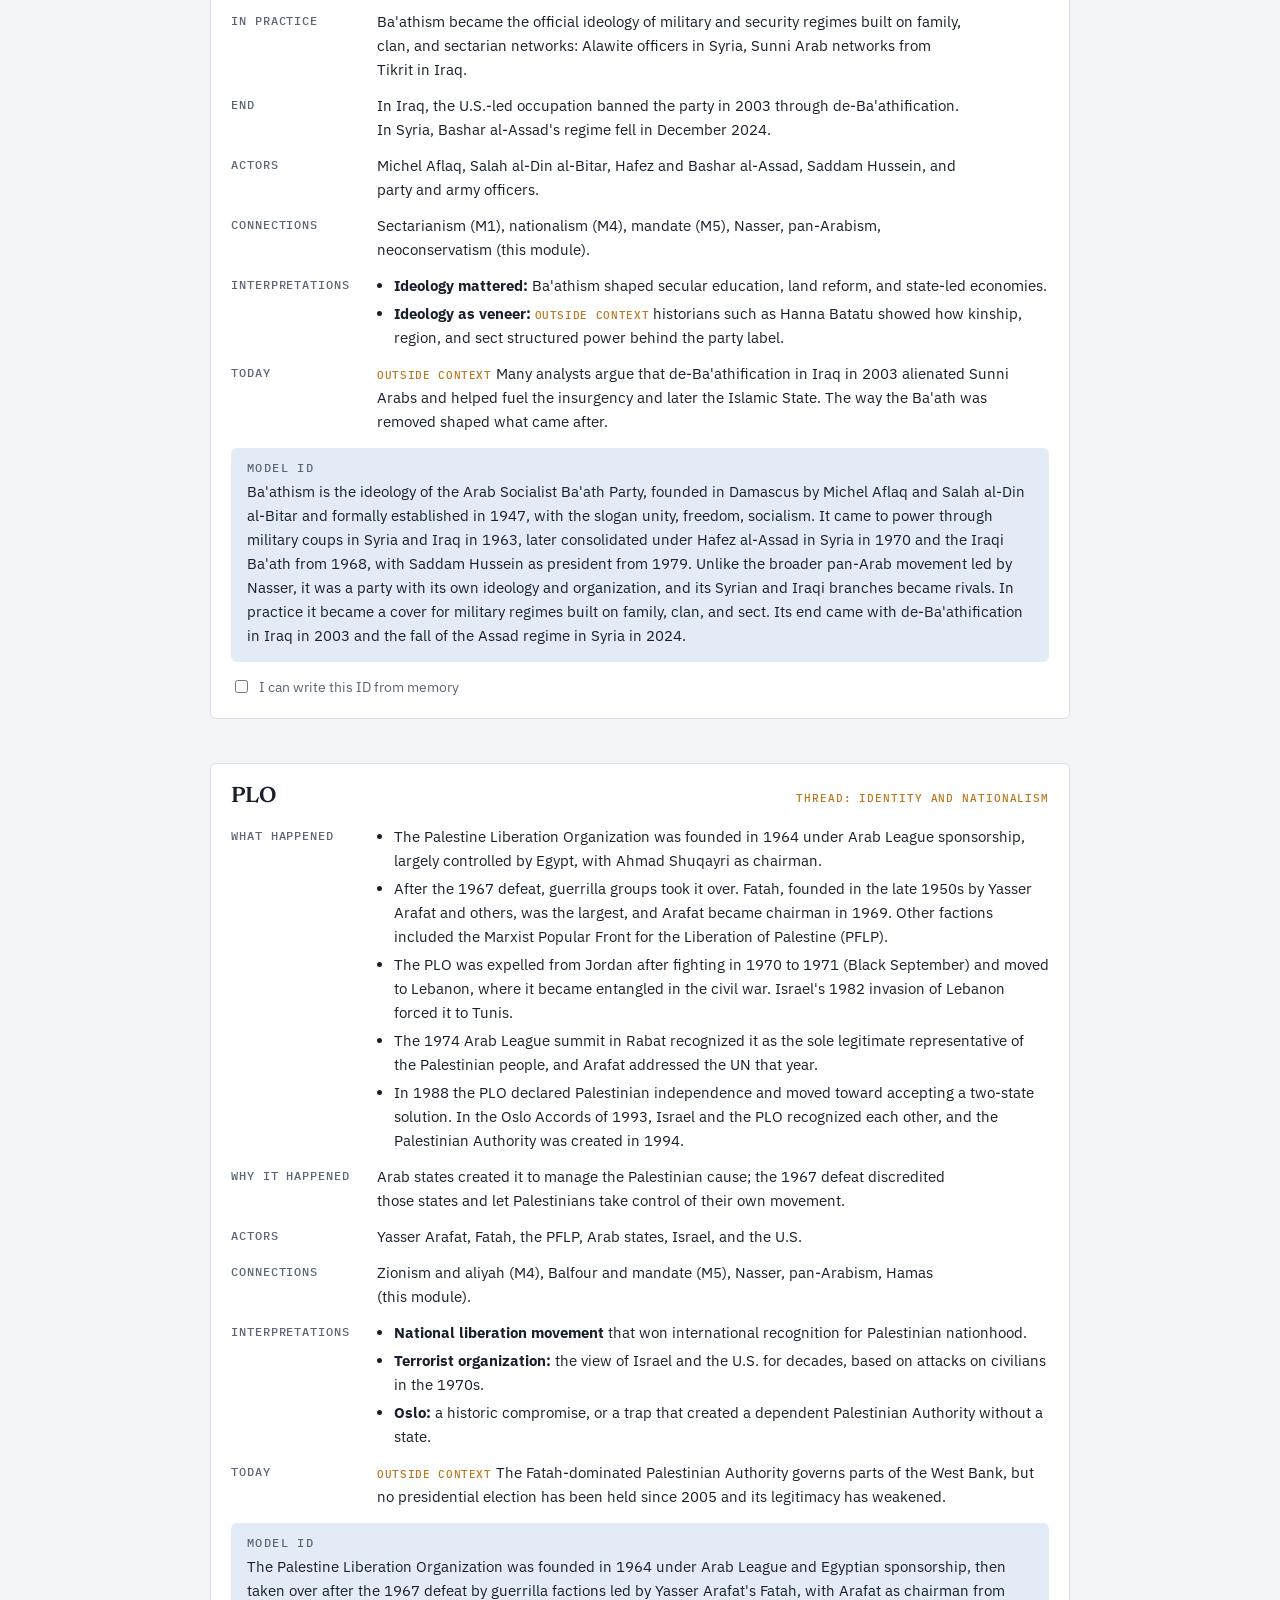
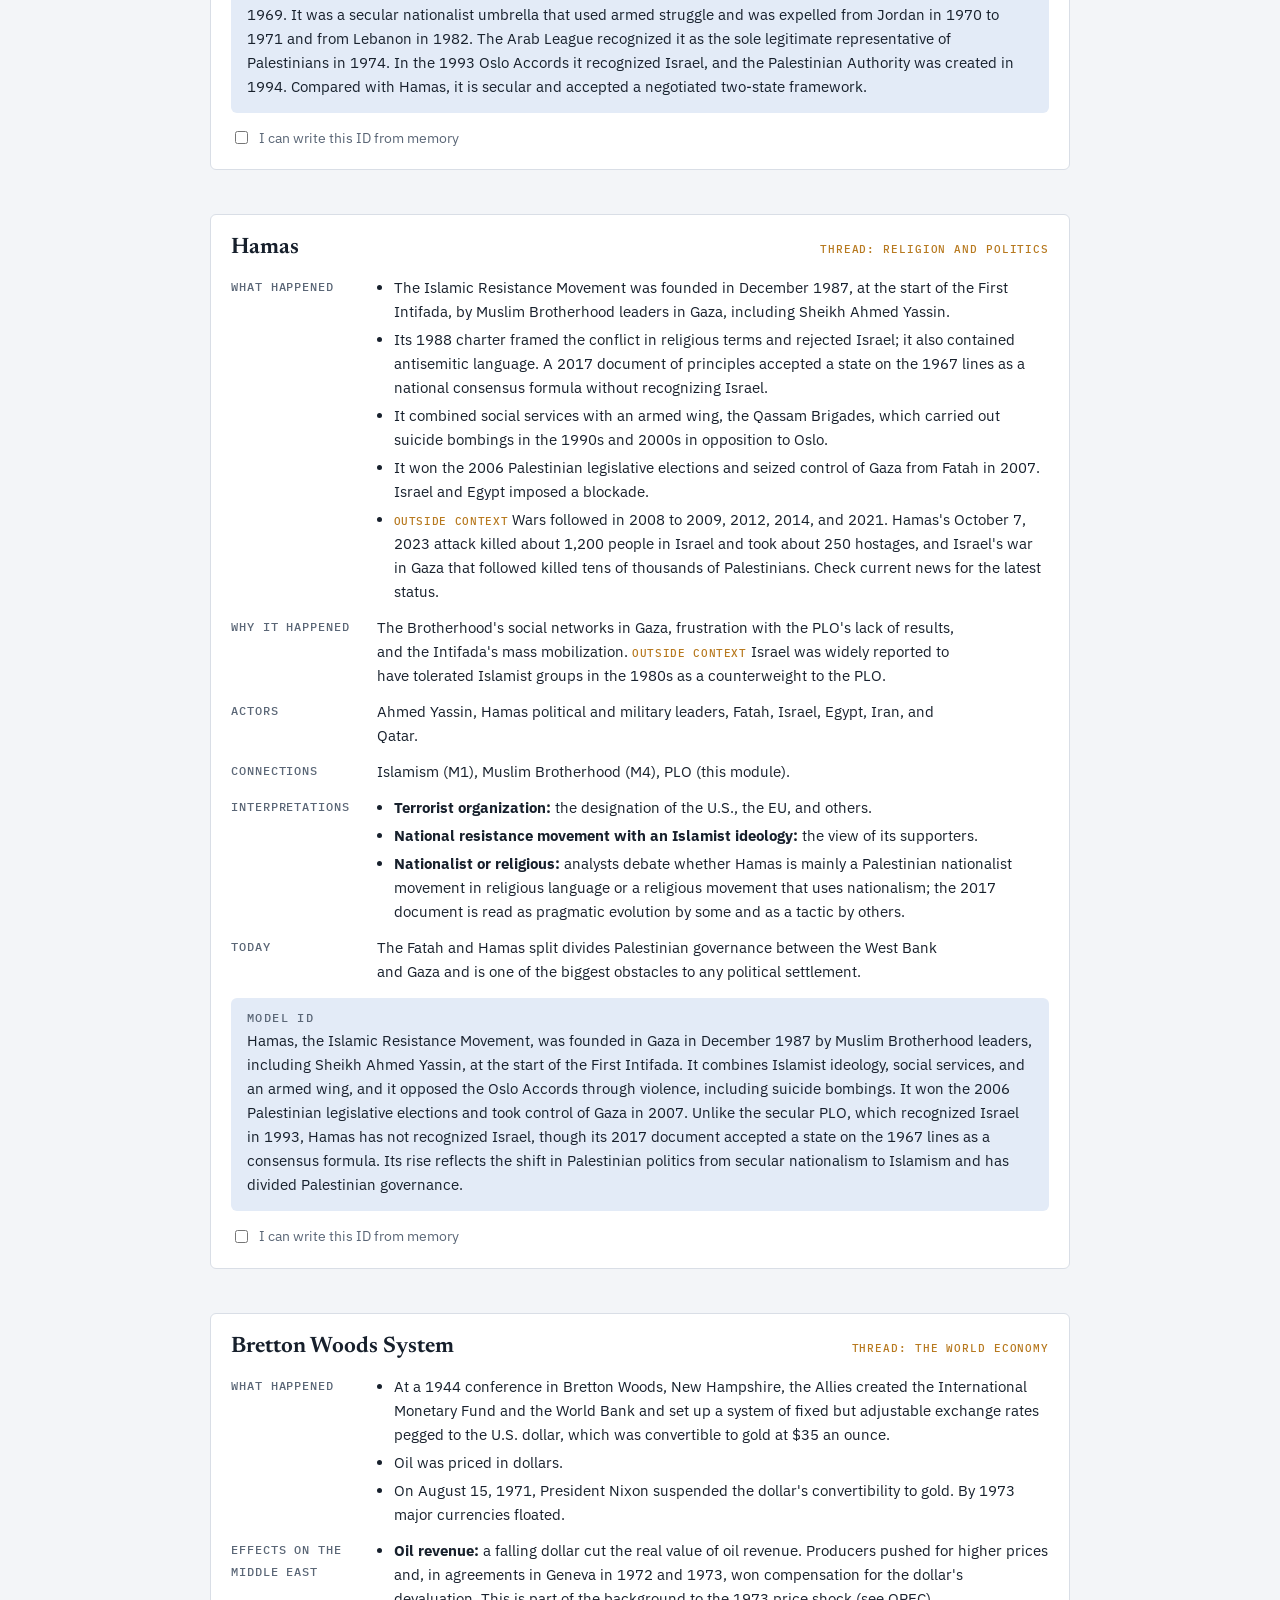
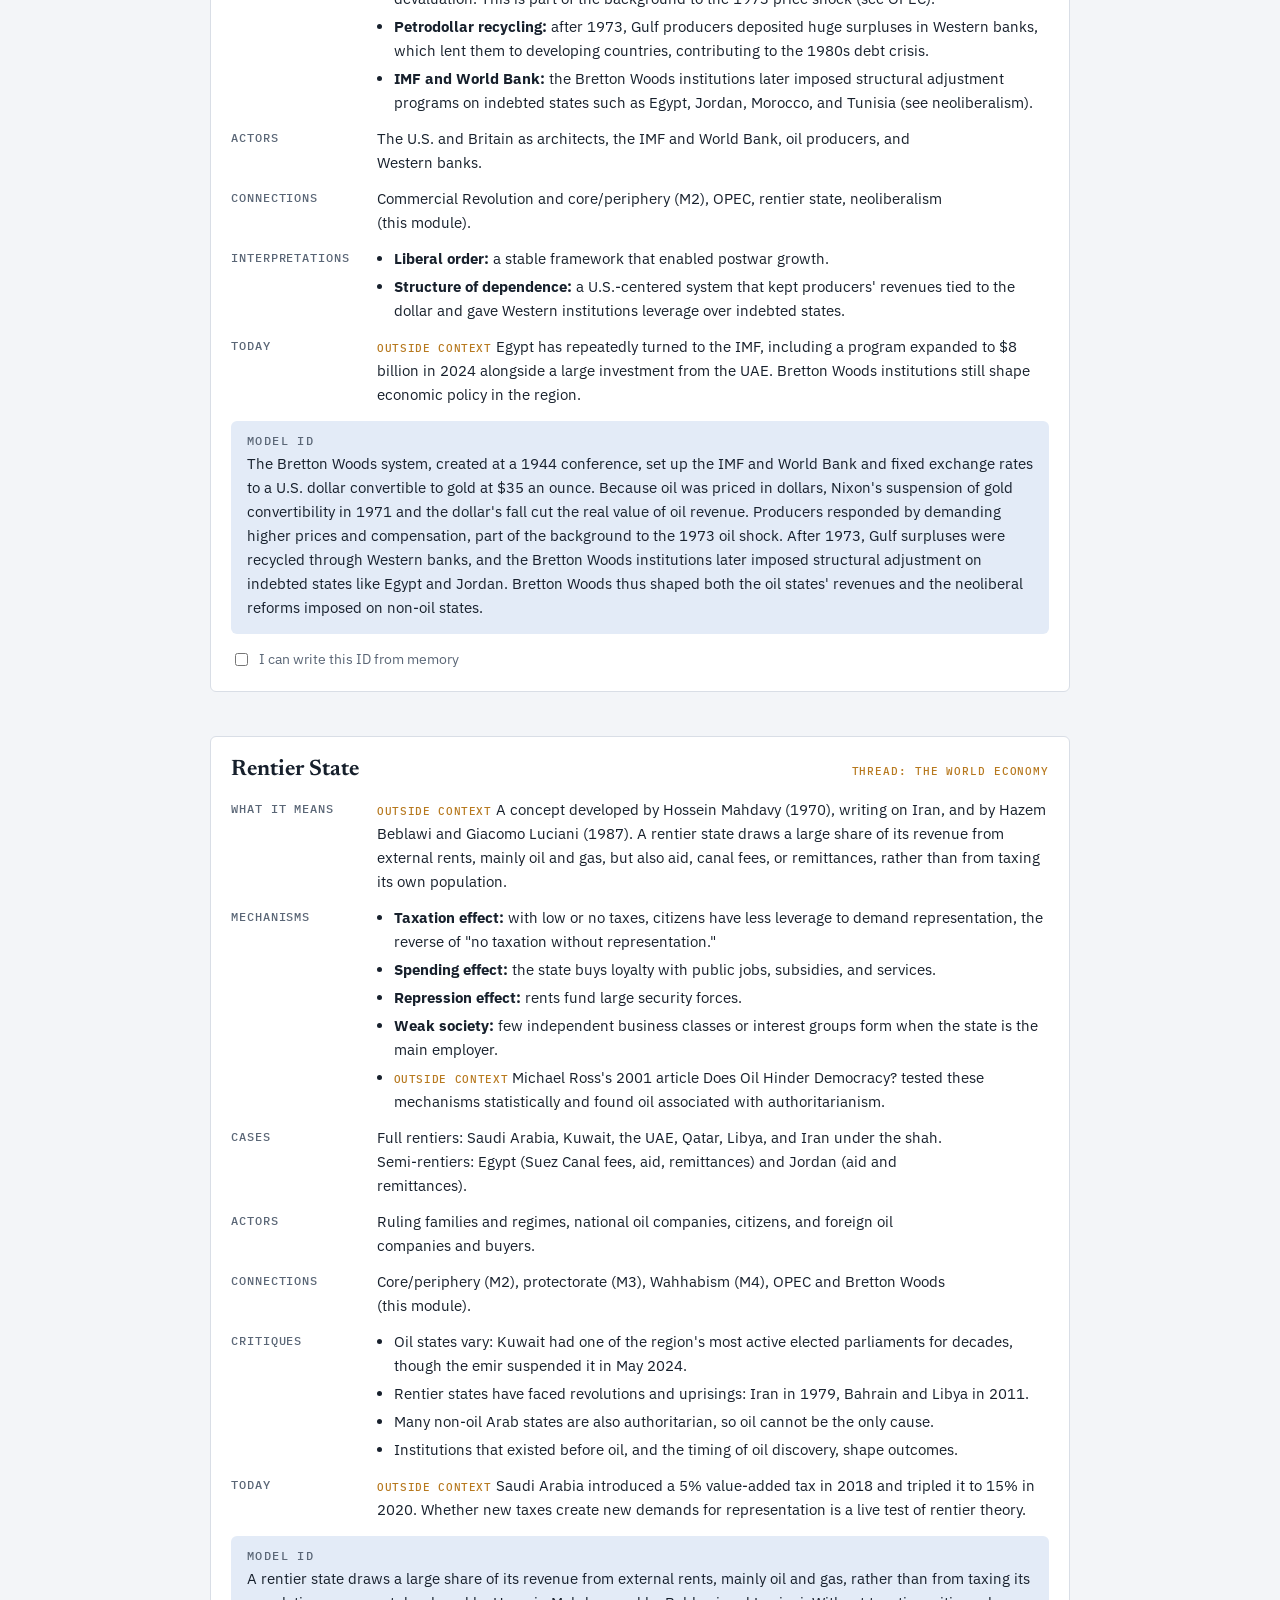
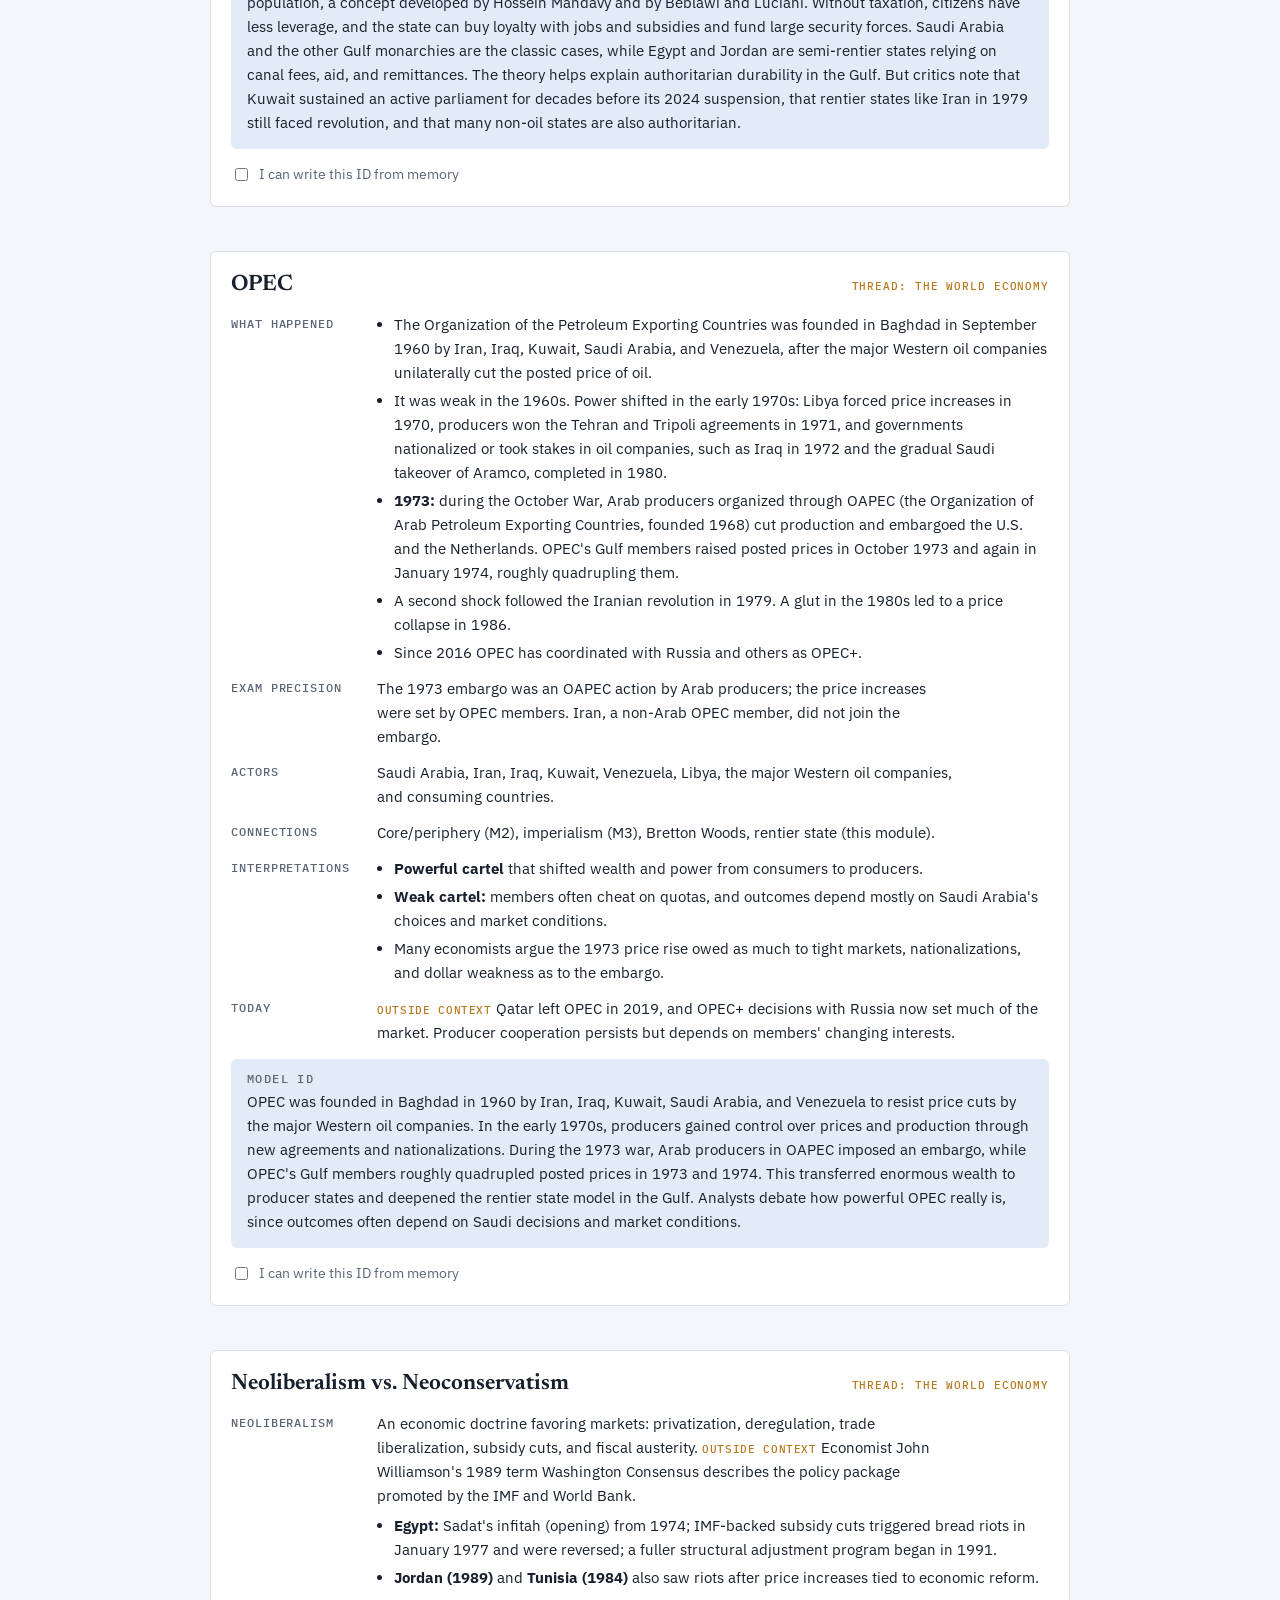
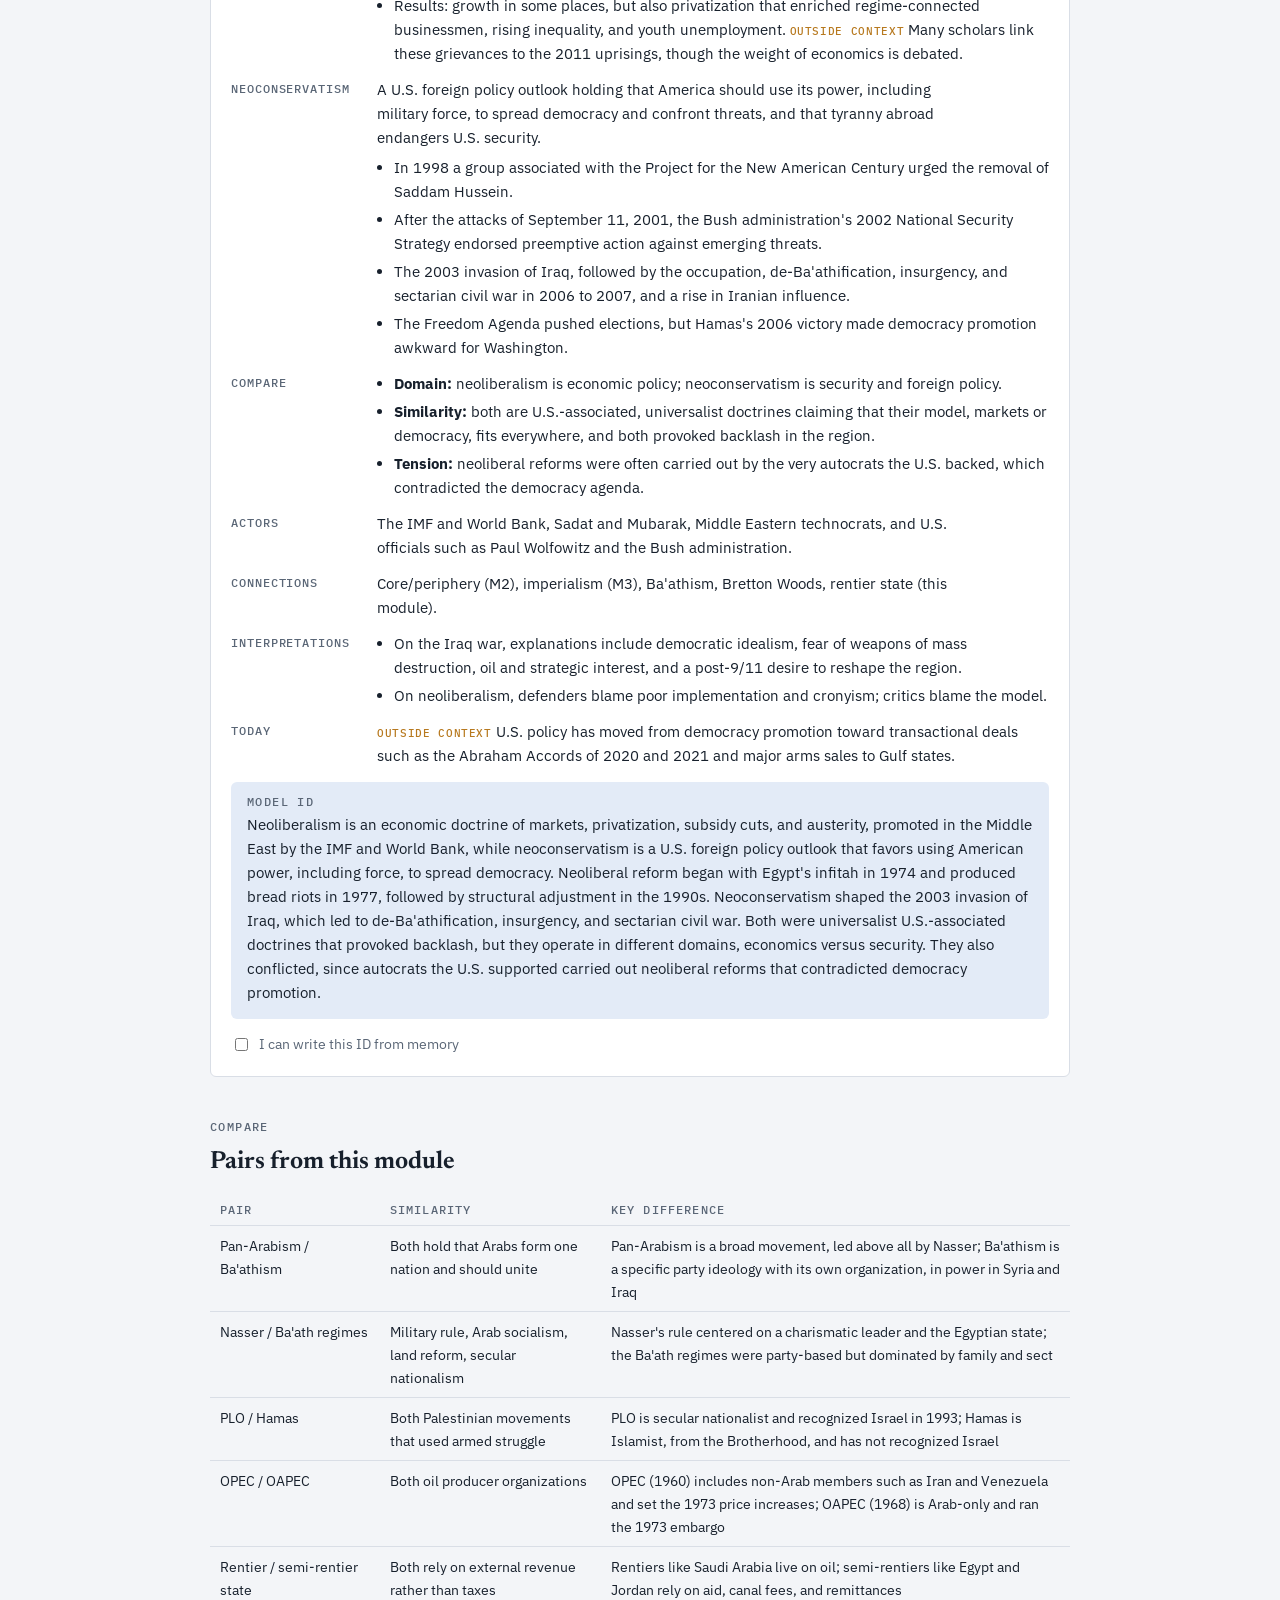
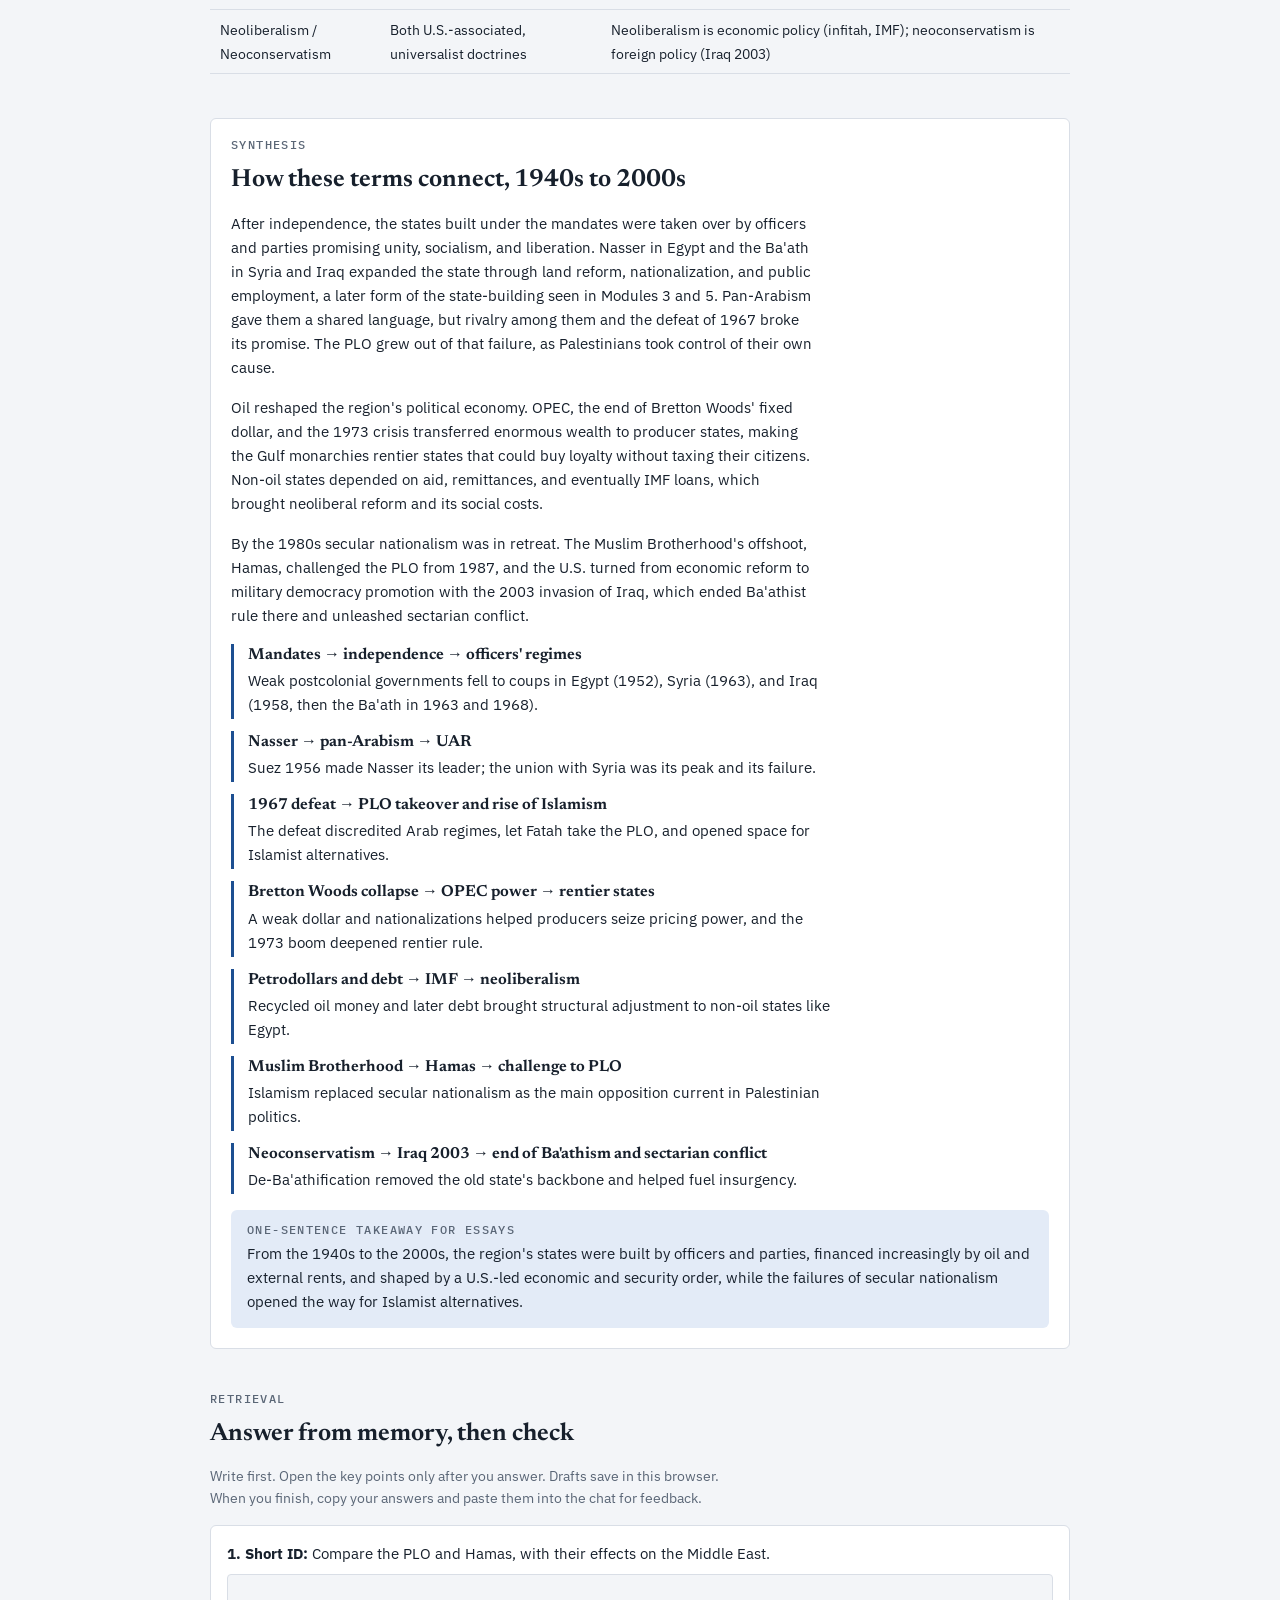
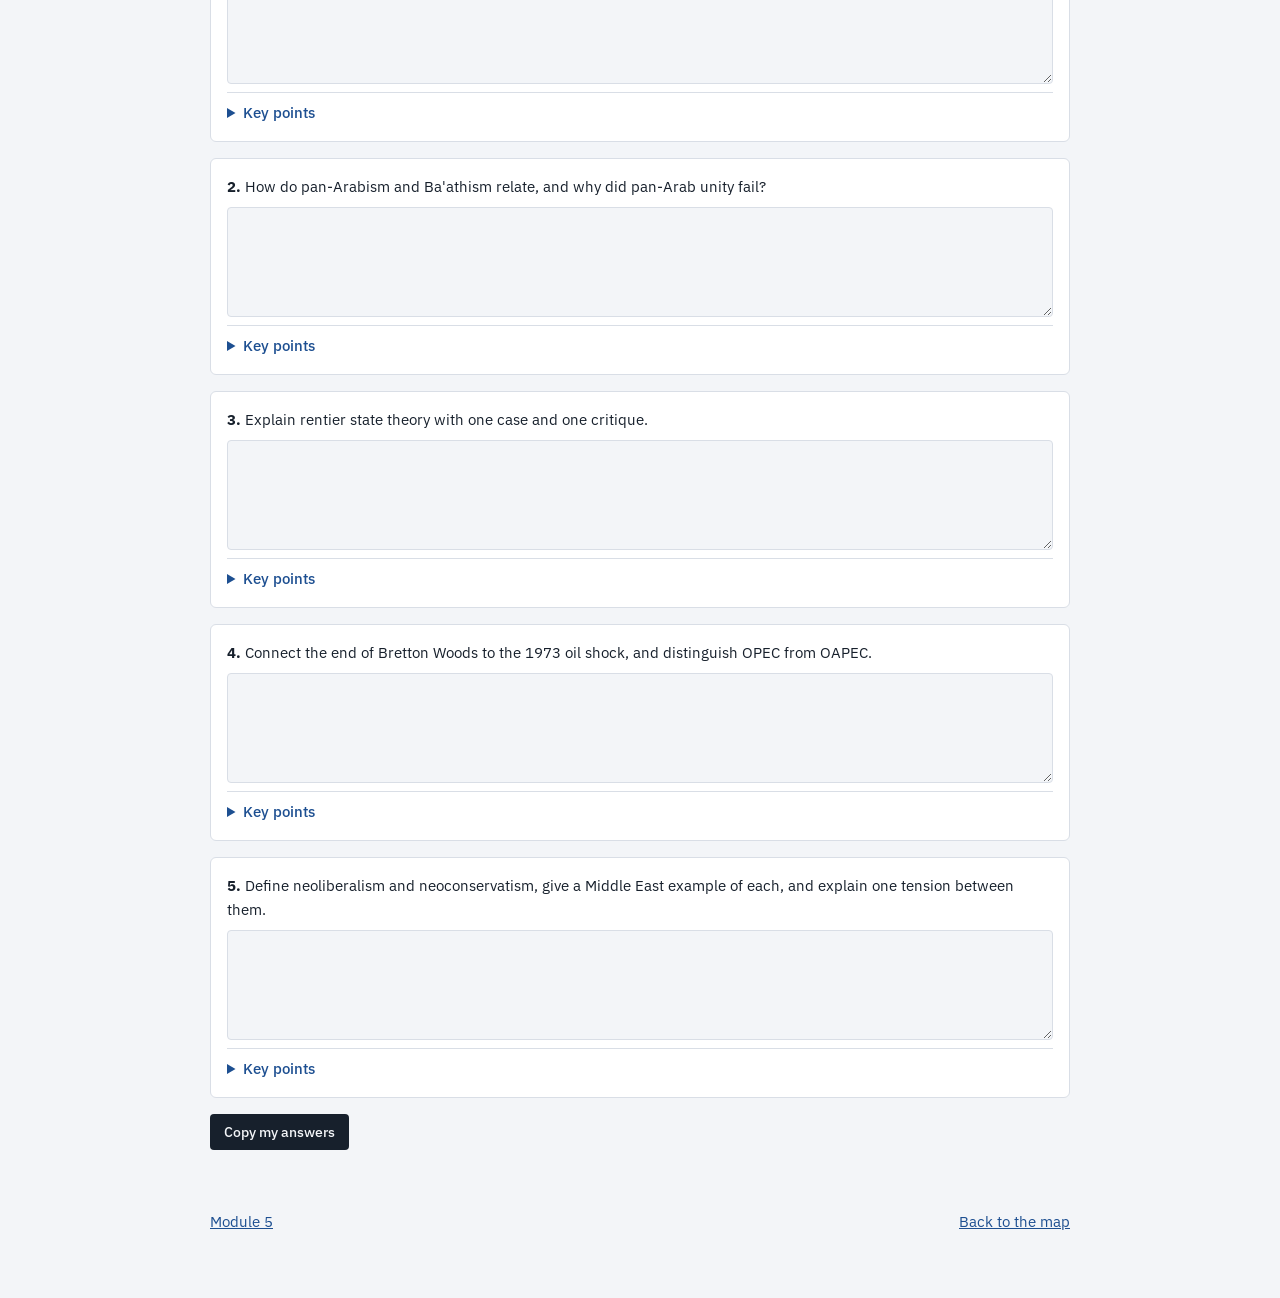
<file: m6.html>
<!doctype html>
<html lang="en">
<head>
<meta charset="utf-8">
<meta name="viewport" content="width=device-width, initial-scale=1, viewport-fit=cover">
<title>M6 Postwar State and Oil</title>
<link rel="stylesheet" href="https://fonts.googleapis.com/css2?family=Newsreader:opsz,wght@6..72,500;6..72,650&family=IBM+Plex+Sans:wght@400;500;600&family=IBM+Plex+Mono:wght@400;500&display=swap">
<link rel="stylesheet" href="style.css">
</head>
<body>
<div class="wrap">
<nav class="sitenav" aria-label="Site"><a href="index.html">Map</a><a href="m1.html">M1</a><a href="m2.html">M2</a><a href="m3.html">M3</a><a href="m4.html">M4</a><a href="m5.html">M5</a><a href="m6.html" aria-current="page">M6</a></nav>

<header style="display:grid;gap:10px">
  <span class="eyebrow">Module 6 · 1940s to 2000s</span>
  <h1>The postwar state, oil, and the U.S.</h1>
  <p class="lede">After independence, officers and parties seized power promising unity, socialism, and liberation. Oil gave some states enormous revenue, and the international economic order built at Bretton Woods shaped how that money moved. Palestinian movements shifted from secular nationalism to Islamism, and U.S. doctrine shifted from economic reform to military democracy promotion. Nine terms, four threads.</p>
  <div class="toc"><a href="#nasser">Nasser</a><a href="#pan-arabism">Pan-Arabism</a><a href="#ba-athism">Ba&#x27;athism</a><a href="#plo">PLO</a><a href="#hamas">Hamas</a><a href="#bretton-woods-system">Bretton Woods</a><a href="#rentier-state">Rentier State</a><a href="#opec">OPEC</a><a href="#neoliberalism-vs-neoconservatism">Neoliberalism vs. Neoconservatism</a><a href="#connections">Connections</a><a href="#questions">Questions</a></div>
  <p class="note">Labels marked <span class="outside">outside context</span> come from scholarship or events beyond Gelvin and the study guide. Use them as support, and lead with course material where you can.</p>
</header>

<article class="term" id="nasser">
  <header><h2>Nasser</h2><span class="tag">Thread: the modern state</span></header>
  <dl class="rows"><div><dt>What happened</dt><dd><ul><li>Gamal Abdel Nasser (1918 to 1970) led the Free Officers who overthrew King Farouk on July 23, 1952. He became prime minister in 1954 and president in 1956.</li><li>Land reform in 1952 limited holdings and broke the old landed elite. Political parties were banned in 1953, and the Muslim Brotherhood was crushed in 1954.</li><li>He joined the non-aligned movement at Bandung (1955) and bought Soviet-bloc arms through Czechoslovakia (1955).</li><li>When the U.S. and Britain withdrew funding for the Aswan High Dam, he nationalized the Suez Canal Company in July 1956. Israel, Britain, and France invaded, but U.S. and Soviet pressure forced them out. The Suez crisis made Nasser a hero across the Arab world.</li><li>He united Egypt with Syria as the United Arab Republic (1958 to 1961), nationalized large parts of the economy in 1961 under Arab socialism, and intervened in Yemen's civil war (1962 to 1967).</li><li>The June 1967 war with Israel was a catastrophic defeat; Egypt lost Sinai and Gaza. He died in September 1970.</li></ul></dd></div><div><dt>Why it happened</dt><dd><p>The old regime was discredited by British influence, the 1948 defeat in Palestine, corruption, and land inequality. The army was the best organized national institution.</p></dd></div><div><dt>How the regime worked</dt><dd><p>The state provided jobs, subsidies, land, and education, including guaranteed public jobs for graduates, while banning independent political activity. <span class="outside">outside context</span> Scholars call this an authoritarian bargain.</p></dd></div><div><dt>Actors</dt><dd><p>Nasser and the Free Officers, the army, the Muslim Brotherhood, Britain, France, Israel, the U.S., and the USSR.</p></dd></div><div><dt>Connections</dt><dd><p>Muslim Brotherhood (M4), Kemalism (M5), pan-Arabism, Ba'athism, PLO (this module).</p></dd></div><div><dt>Interpretations</dt><dd><ul><li><b>Anti-imperial liberator and developer</b> who expanded education, land ownership, and national dignity.</li><li><b>Authoritarian</b> who built a security state, wasted resources on regional adventures, and led Egypt to defeat in 1967.</li><li>1967 is the turning point most analysts use to explain the decline of secular Arab nationalism and the rise of Islamism.</li></ul></dd></div><div><dt>Today</dt><dd><span class="outside">outside context</span> Apart from Mohamed Morsi and two brief interim leaders, every Egyptian president since 1952 has come from the military, including Abdel Fattah el-Sisi. The military-dominated state Nasser built has outlasted his ideology.</dd></div></dl>
  <div class="idbox"><span class="eyebrow">Model ID</span><p>Gamal Abdel Nasser led the Free Officers coup of 1952 that overthrew Egypt's monarchy and ruled as president from 1956 until his death in 1970. He enacted land reform, banned parties, and crushed the Muslim Brotherhood. His nationalization of the Suez Canal Company in 1956 and political victory in the Suez crisis made him the leader of pan-Arabism, and he united Egypt and Syria in the United Arab Republic from 1958 to 1961. His regime offered jobs, subsidies, and education in exchange for political quiet. The 1967 defeat discredited his model and opened space for Islamism, but the military-dominated state he built still rules Egypt.</p></div>
  <label class="selfcheck"><input type="checkbox" id="tick-m6-0" data-term="Nasser"> I can write this ID from memory</label>
</article>
<article class="term" id="pan-arabism">
  <header><h2>Pan-Arabism</h2><span class="tag">Thread: identity and nationalism</span></header>
  <dl class="rows"><div><dt>What it means</dt><dd><p>The idea that Arabs form one nation, defined by shared language, history, and culture, and should unite politically or at least act together, overcoming borders drawn by imperial powers.</p></dd></div><div><dt>What happened</dt><dd><ul><li><b>Roots:</b> the 19th century Arabic cultural revival, the Arab Revolt as symbol, and interwar thinkers such as Sati' al-Husri, who stressed language and history.</li><li><b>Peak:</b> the 1950s and 1960s under Nasser, spread by Cairo's Voice of the Arabs radio. The United Arab Republic (1958 to 1961) was the high point.</li><li><b>Institutions:</b> the Arab League (1945) was built on separate sovereign states, not unification.</li><li><b>Decline:</b> Syria left the UAR in 1961; the 1967 defeat; Egypt's separate peace with Israel (Camp David 1978, treaty 1979); and Iraq's invasion of Kuwait (1990), an Arab state conquering another.</li></ul></dd></div><div><dt>Why it rose and fell</dt><dd><p>It offered a powerful answer to imperial borders and the loss of Palestine. It fell because rulers would not give up their own states and power, and because defeat and rivalry exposed the gap between rhetoric and action.</p></dd></div><div><dt>Actors</dt><dd><p>Nasser, the Ba'ath Party, Arab intellectuals, the Arab League, and rival Arab monarchies.</p></dd></div><div><dt>Connections</dt><dd><p>Nationalism (M4), Arab Revolt and mandate (M5), Nasser, Ba'athism, PLO (this module).</p></dd></div><div><dt>Interpretations</dt><dd><ul><li><b>Genuine popular identity</b> that mobilized millions.</li><li><b>Tool of regime competition:</b> <span class="outside">outside context</span> Malcolm Kerr called 1958 to 1970 the Arab Cold War, in which regimes competed for leadership using pan-Arab rhetoric.</li><li><span class="outside">outside context</span> Fouad Ajami's essay The End of Pan-Arabism (1978) argued that state interests had defeated the ideology.</li></ul></dd></div><div><dt>Today</dt><dd><span class="outside">outside context</span> Arab solidarity with Palestinians remains strong in public opinion, yet the UAE, Bahrain, Morocco, and Sudan normalized relations with Israel through the Abraham Accords in 2020 and 2021. States act on their own interests even when publics share a broader identity.</dd></div></dl>
  <div class="idbox"><span class="eyebrow">Model ID</span><p>Pan-Arabism is the belief that Arabs form a single nation united by language, history, and culture and should unite politically or act together across borders drawn by imperial powers. It drew on the 19th century cultural revival and peaked under Nasser in the 1950s and 1960s, most clearly in the United Arab Republic of Egypt and Syria from 1958 to 1961. It declined after Syria's secession in 1961, the 1967 defeat, Egypt's separate peace with Israel in 1979, and Iraq's invasion of Kuwait in 1990. Pan-Arabism was a broad movement, while Ba'athism was a specific party ideology within it. Its decline shows that state sovereignty outlasted the transnational identity that challenged it.</p></div>
  <label class="selfcheck"><input type="checkbox" id="tick-m6-1" data-term="Pan-Arabism"> I can write this ID from memory</label>
</article>
<article class="term" id="ba-athism">
  <header><h2>Ba&#x27;athism</h2><span class="tag">Thread: identity and nationalism</span></header>
  <dl class="rows"><div><dt>What it means</dt><dd><p>The ideology of the Arab Socialist Ba'ath ("renaissance") Party, founded in Damascus by Michel Aflaq, an Orthodox Christian, and Salah al-Din al-Bitar, a Sunni Muslim. The party held its founding congress in 1947. Its slogan was unity, freedom, socialism: one Arab nation, secular and socialist.</p></dd></div><div><dt>What happened</dt><dd><ul><li>Merged with Akram al-Hawrani's Arab Socialist Party in the early 1950s.</li><li>Pushed Syria into the United Arab Republic in 1958, then broke with Nasser.</li><li>Took power by coup in Iraq (February 1963, ousted that November) and Syria (March 1963).</li><li>In 1966 a military faction seized control in Syria and the founders were driven out; Aflaq later went to Iraq. The Syrian and Iraqi Ba'ath parties became bitter rivals.</li><li>Hafez al-Assad took power in Syria in 1970. In Iraq, the Ba'ath returned in 1968, and Saddam Hussein became president in 1979.</li></ul></dd></div><div><dt>In practice</dt><dd><p>Ba'athism became the official ideology of military and security regimes built on family, clan, and sectarian networks: Alawite officers in Syria, Sunni Arab networks from Tikrit in Iraq.</p></dd></div><div><dt>End</dt><dd><p>In Iraq, the U.S.-led occupation banned the party in 2003 through de-Ba'athification. In Syria, Bashar al-Assad's regime fell in December 2024.</p></dd></div><div><dt>Actors</dt><dd><p>Michel Aflaq, Salah al-Din al-Bitar, Hafez and Bashar al-Assad, Saddam Hussein, and party and army officers.</p></dd></div><div><dt>Connections</dt><dd><p>Sectarianism (M1), nationalism (M4), mandate (M5), Nasser, pan-Arabism, neoconservatism (this module).</p></dd></div><div><dt>Interpretations</dt><dd><ul><li><b>Ideology mattered:</b> Ba'athism shaped secular education, land reform, and state-led economies.</li><li><b>Ideology as veneer:</b> <span class="outside">outside context</span> historians such as Hanna Batatu showed how kinship, region, and sect structured power behind the party label.</li></ul></dd></div><div><dt>Today</dt><dd><span class="outside">outside context</span> Many analysts argue that de-Ba'athification in Iraq in 2003 alienated Sunni Arabs and helped fuel the insurgency and later the Islamic State. The way the Ba'ath was removed shaped what came after.</dd></div></dl>
  <div class="idbox"><span class="eyebrow">Model ID</span><p>Ba'athism is the ideology of the Arab Socialist Ba'ath Party, founded in Damascus by Michel Aflaq and Salah al-Din al-Bitar and formally established in 1947, with the slogan unity, freedom, socialism. It came to power through military coups in Syria and Iraq in 1963, later consolidated under Hafez al-Assad in Syria in 1970 and the Iraqi Ba'ath from 1968, with Saddam Hussein as president from 1979. Unlike the broader pan-Arab movement led by Nasser, it was a party with its own ideology and organization, and its Syrian and Iraqi branches became rivals. In practice it became a cover for military regimes built on family, clan, and sect. Its end came with de-Ba'athification in Iraq in 2003 and the fall of the Assad regime in Syria in 2024.</p></div>
  <label class="selfcheck"><input type="checkbox" id="tick-m6-2" data-term="Ba&#x27;athism"> I can write this ID from memory</label>
</article>
<article class="term" id="plo">
  <header><h2>PLO</h2><span class="tag">Thread: identity and nationalism</span></header>
  <dl class="rows"><div><dt>What happened</dt><dd><ul><li>The Palestine Liberation Organization was founded in 1964 under Arab League sponsorship, largely controlled by Egypt, with Ahmad Shuqayri as chairman.</li><li>After the 1967 defeat, guerrilla groups took it over. Fatah, founded in the late 1950s by Yasser Arafat and others, was the largest, and Arafat became chairman in 1969. Other factions included the Marxist Popular Front for the Liberation of Palestine (PFLP).</li><li>The PLO was expelled from Jordan after fighting in 1970 to 1971 (Black September) and moved to Lebanon, where it became entangled in the civil war. Israel's 1982 invasion of Lebanon forced it to Tunis.</li><li>The 1974 Arab League summit in Rabat recognized it as the sole legitimate representative of the Palestinian people, and Arafat addressed the UN that year.</li><li>In 1988 the PLO declared Palestinian independence and moved toward accepting a two-state solution. In the Oslo Accords of 1993, Israel and the PLO recognized each other, and the Palestinian Authority was created in 1994.</li></ul></dd></div><div><dt>Why it happened</dt><dd><p>Arab states created it to manage the Palestinian cause; the 1967 defeat discredited those states and let Palestinians take control of their own movement.</p></dd></div><div><dt>Actors</dt><dd><p>Yasser Arafat, Fatah, the PFLP, Arab states, Israel, and the U.S.</p></dd></div><div><dt>Connections</dt><dd><p>Zionism and aliyah (M4), Balfour and mandate (M5), Nasser, pan-Arabism, Hamas (this module).</p></dd></div><div><dt>Interpretations</dt><dd><ul><li><b>National liberation movement</b> that won international recognition for Palestinian nationhood.</li><li><b>Terrorist organization:</b> the view of Israel and the U.S. for decades, based on attacks on civilians in the 1970s.</li><li><b>Oslo:</b> a historic compromise, or a trap that created a dependent Palestinian Authority without a state.</li></ul></dd></div><div><dt>Today</dt><dd><span class="outside">outside context</span> The Fatah-dominated Palestinian Authority governs parts of the West Bank, but no presidential election has been held since 2005 and its legitimacy has weakened.</dd></div></dl>
  <div class="idbox"><span class="eyebrow">Model ID</span><p>The Palestine Liberation Organization was founded in 1964 under Arab League and Egyptian sponsorship, then taken over after the 1967 defeat by guerrilla factions led by Yasser Arafat's Fatah, with Arafat as chairman from 1969. It was a secular nationalist umbrella that used armed struggle and was expelled from Jordan in 1970 to 1971 and from Lebanon in 1982. The Arab League recognized it as the sole legitimate representative of Palestinians in 1974. In the 1993 Oslo Accords it recognized Israel, and the Palestinian Authority was created in 1994. Compared with Hamas, it is secular and accepted a negotiated two-state framework.</p></div>
  <label class="selfcheck"><input type="checkbox" id="tick-m6-3" data-term="PLO"> I can write this ID from memory</label>
</article>
<article class="term" id="hamas">
  <header><h2>Hamas</h2><span class="tag">Thread: religion and politics</span></header>
  <dl class="rows"><div><dt>What happened</dt><dd><ul><li>The Islamic Resistance Movement was founded in December 1987, at the start of the First Intifada, by Muslim Brotherhood leaders in Gaza, including Sheikh Ahmed Yassin.</li><li>Its 1988 charter framed the conflict in religious terms and rejected Israel; it also contained antisemitic language. A 2017 document of principles accepted a state on the 1967 lines as a national consensus formula without recognizing Israel.</li><li>It combined social services with an armed wing, the Qassam Brigades, which carried out suicide bombings in the 1990s and 2000s in opposition to Oslo.</li><li>It won the 2006 Palestinian legislative elections and seized control of Gaza from Fatah in 2007. Israel and Egypt imposed a blockade.</li><li><span class="outside">outside context</span> Wars followed in 2008 to 2009, 2012, 2014, and 2021. Hamas's October 7, 2023 attack killed about 1,200 people in Israel and took about 250 hostages, and Israel's war in Gaza that followed killed tens of thousands of Palestinians. Check current news for the latest status.</li></ul></dd></div><div><dt>Why it happened</dt><dd><p>The Brotherhood's social networks in Gaza, frustration with the PLO's lack of results, and the Intifada's mass mobilization. <span class="outside">outside context</span> Israel was widely reported to have tolerated Islamist groups in the 1980s as a counterweight to the PLO.</p></dd></div><div><dt>Actors</dt><dd><p>Ahmed Yassin, Hamas political and military leaders, Fatah, Israel, Egypt, Iran, and Qatar.</p></dd></div><div><dt>Connections</dt><dd><p>Islamism (M1), Muslim Brotherhood (M4), PLO (this module).</p></dd></div><div><dt>Interpretations</dt><dd><ul><li><b>Terrorist organization:</b> the designation of the U.S., the EU, and others.</li><li><b>National resistance movement with an Islamist ideology:</b> the view of its supporters.</li><li><b>Nationalist or religious:</b> analysts debate whether Hamas is mainly a Palestinian nationalist movement in religious language or a religious movement that uses nationalism; the 2017 document is read as pragmatic evolution by some and as a tactic by others.</li></ul></dd></div><div><dt>Today</dt><dd><p>The Fatah and Hamas split divides Palestinian governance between the West Bank and Gaza and is one of the biggest obstacles to any political settlement.</p></dd></div></dl>
  <div class="idbox"><span class="eyebrow">Model ID</span><p>Hamas, the Islamic Resistance Movement, was founded in Gaza in December 1987 by Muslim Brotherhood leaders, including Sheikh Ahmed Yassin, at the start of the First Intifada. It combines Islamist ideology, social services, and an armed wing, and it opposed the Oslo Accords through violence, including suicide bombings. It won the 2006 Palestinian legislative elections and took control of Gaza in 2007. Unlike the secular PLO, which recognized Israel in 1993, Hamas has not recognized Israel, though its 2017 document accepted a state on the 1967 lines as a consensus formula. Its rise reflects the shift in Palestinian politics from secular nationalism to Islamism and has divided Palestinian governance.</p></div>
  <label class="selfcheck"><input type="checkbox" id="tick-m6-4" data-term="Hamas"> I can write this ID from memory</label>
</article>
<article class="term" id="bretton-woods-system">
  <header><h2>Bretton Woods System</h2><span class="tag">Thread: the world economy</span></header>
  <dl class="rows"><div><dt>What happened</dt><dd><ul><li>At a 1944 conference in Bretton Woods, New Hampshire, the Allies created the International Monetary Fund and the World Bank and set up a system of fixed but adjustable exchange rates pegged to the U.S. dollar, which was convertible to gold at $35 an ounce.</li><li>Oil was priced in dollars.</li><li>On August 15, 1971, President Nixon suspended the dollar's convertibility to gold. By 1973 major currencies floated.</li></ul></dd></div><div><dt>Effects on the Middle East</dt><dd><ul><li><b>Oil revenue:</b> a falling dollar cut the real value of oil revenue. Producers pushed for higher prices and, in agreements in Geneva in 1972 and 1973, won compensation for the dollar's devaluation. This is part of the background to the 1973 price shock (see OPEC).</li><li><b>Petrodollar recycling:</b> after 1973, Gulf producers deposited huge surpluses in Western banks, which lent them to developing countries, contributing to the 1980s debt crisis.</li><li><b>IMF and World Bank:</b> the Bretton Woods institutions later imposed structural adjustment programs on indebted states such as Egypt, Jordan, Morocco, and Tunisia (see neoliberalism).</li></ul></dd></div><div><dt>Actors</dt><dd><p>The U.S. and Britain as architects, the IMF and World Bank, oil producers, and Western banks.</p></dd></div><div><dt>Connections</dt><dd><p>Commercial Revolution and core/periphery (M2), OPEC, rentier state, neoliberalism (this module).</p></dd></div><div><dt>Interpretations</dt><dd><ul><li><b>Liberal order:</b> a stable framework that enabled postwar growth.</li><li><b>Structure of dependence:</b> a U.S.-centered system that kept producers' revenues tied to the dollar and gave Western institutions leverage over indebted states.</li></ul></dd></div><div><dt>Today</dt><dd><span class="outside">outside context</span> Egypt has repeatedly turned to the IMF, including a program expanded to $8 billion in 2024 alongside a large investment from the UAE. Bretton Woods institutions still shape economic policy in the region.</dd></div></dl>
  <div class="idbox"><span class="eyebrow">Model ID</span><p>The Bretton Woods system, created at a 1944 conference, set up the IMF and World Bank and fixed exchange rates to a U.S. dollar convertible to gold at $35 an ounce. Because oil was priced in dollars, Nixon's suspension of gold convertibility in 1971 and the dollar's fall cut the real value of oil revenue. Producers responded by demanding higher prices and compensation, part of the background to the 1973 oil shock. After 1973, Gulf surpluses were recycled through Western banks, and the Bretton Woods institutions later imposed structural adjustment on indebted states like Egypt and Jordan. Bretton Woods thus shaped both the oil states' revenues and the neoliberal reforms imposed on non-oil states.</p></div>
  <label class="selfcheck"><input type="checkbox" id="tick-m6-5" data-term="Bretton Woods System"> I can write this ID from memory</label>
</article>
<article class="term" id="rentier-state">
  <header><h2>Rentier State</h2><span class="tag">Thread: the world economy</span></header>
  <dl class="rows"><div><dt>What it means</dt><dd><span class="outside">outside context</span> A concept developed by Hossein Mahdavy (1970), writing on Iran, and by Hazem Beblawi and Giacomo Luciani (1987). A rentier state draws a large share of its revenue from external rents, mainly oil and gas, but also aid, canal fees, or remittances, rather than from taxing its own population.</dd></div><div><dt>Mechanisms</dt><dd><ul><li><b>Taxation effect:</b> with low or no taxes, citizens have less leverage to demand representation, the reverse of "no taxation without representation."</li><li><b>Spending effect:</b> the state buys loyalty with public jobs, subsidies, and services.</li><li><b>Repression effect:</b> rents fund large security forces.</li><li><b>Weak society:</b> few independent business classes or interest groups form when the state is the main employer.</li><li><span class="outside">outside context</span> Michael Ross's 2001 article Does Oil Hinder Democracy? tested these mechanisms statistically and found oil associated with authoritarianism.</li></ul></dd></div><div><dt>Cases</dt><dd><p>Full rentiers: Saudi Arabia, Kuwait, the UAE, Qatar, Libya, and Iran under the shah. Semi-rentiers: Egypt (Suez Canal fees, aid, remittances) and Jordan (aid and remittances).</p></dd></div><div><dt>Actors</dt><dd><p>Ruling families and regimes, national oil companies, citizens, and foreign oil companies and buyers.</p></dd></div><div><dt>Connections</dt><dd><p>Core/periphery (M2), protectorate (M3), Wahhabism (M4), OPEC and Bretton Woods (this module).</p></dd></div><div><dt>Critiques</dt><dd><ul><li>Oil states vary: Kuwait had one of the region's most active elected parliaments for decades, though the emir suspended it in May 2024.</li><li>Rentier states have faced revolutions and uprisings: Iran in 1979, Bahrain and Libya in 2011.</li><li>Many non-oil Arab states are also authoritarian, so oil cannot be the only cause.</li><li>Institutions that existed before oil, and the timing of oil discovery, shape outcomes.</li></ul></dd></div><div><dt>Today</dt><dd><span class="outside">outside context</span> Saudi Arabia introduced a 5% value-added tax in 2018 and tripled it to 15% in 2020. Whether new taxes create new demands for representation is a live test of rentier theory.</dd></div></dl>
  <div class="idbox"><span class="eyebrow">Model ID</span><p>A rentier state draws a large share of its revenue from external rents, mainly oil and gas, rather than from taxing its population, a concept developed by Hossein Mahdavy and by Beblawi and Luciani. Without taxation, citizens have less leverage, and the state can buy loyalty with jobs and subsidies and fund large security forces. Saudi Arabia and the other Gulf monarchies are the classic cases, while Egypt and Jordan are semi-rentier states relying on canal fees, aid, and remittances. The theory helps explain authoritarian durability in the Gulf. But critics note that Kuwait sustained an active parliament for decades before its 2024 suspension, that rentier states like Iran in 1979 still faced revolution, and that many non-oil states are also authoritarian.</p></div>
  <label class="selfcheck"><input type="checkbox" id="tick-m6-6" data-term="Rentier State"> I can write this ID from memory</label>
</article>
<article class="term" id="opec">
  <header><h2>OPEC</h2><span class="tag">Thread: the world economy</span></header>
  <dl class="rows"><div><dt>What happened</dt><dd><ul><li>The Organization of the Petroleum Exporting Countries was founded in Baghdad in September 1960 by Iran, Iraq, Kuwait, Saudi Arabia, and Venezuela, after the major Western oil companies unilaterally cut the posted price of oil.</li><li>It was weak in the 1960s. Power shifted in the early 1970s: Libya forced price increases in 1970, producers won the Tehran and Tripoli agreements in 1971, and governments nationalized or took stakes in oil companies, such as Iraq in 1972 and the gradual Saudi takeover of Aramco, completed in 1980.</li><li><b>1973:</b> during the October War, Arab producers organized through OAPEC (the Organization of Arab Petroleum Exporting Countries, founded 1968) cut production and embargoed the U.S. and the Netherlands. OPEC's Gulf members raised posted prices in October 1973 and again in January 1974, roughly quadrupling them.</li><li>A second shock followed the Iranian revolution in 1979. A glut in the 1980s led to a price collapse in 1986.</li><li>Since 2016 OPEC has coordinated with Russia and others as OPEC+.</li></ul></dd></div><div><dt>Exam precision</dt><dd><p>The 1973 embargo was an OAPEC action by Arab producers; the price increases were set by OPEC members. Iran, a non-Arab OPEC member, did not join the embargo.</p></dd></div><div><dt>Actors</dt><dd><p>Saudi Arabia, Iran, Iraq, Kuwait, Venezuela, Libya, the major Western oil companies, and consuming countries.</p></dd></div><div><dt>Connections</dt><dd><p>Core/periphery (M2), imperialism (M3), Bretton Woods, rentier state (this module).</p></dd></div><div><dt>Interpretations</dt><dd><ul><li><b>Powerful cartel</b> that shifted wealth and power from consumers to producers.</li><li><b>Weak cartel:</b> members often cheat on quotas, and outcomes depend mostly on Saudi Arabia's choices and market conditions.</li><li>Many economists argue the 1973 price rise owed as much to tight markets, nationalizations, and dollar weakness as to the embargo.</li></ul></dd></div><div><dt>Today</dt><dd><span class="outside">outside context</span> Qatar left OPEC in 2019, and OPEC+ decisions with Russia now set much of the market. Producer cooperation persists but depends on members' changing interests.</dd></div></dl>
  <div class="idbox"><span class="eyebrow">Model ID</span><p>OPEC was founded in Baghdad in 1960 by Iran, Iraq, Kuwait, Saudi Arabia, and Venezuela to resist price cuts by the major Western oil companies. In the early 1970s, producers gained control over prices and production through new agreements and nationalizations. During the 1973 war, Arab producers in OAPEC imposed an embargo, while OPEC's Gulf members roughly quadrupled posted prices in 1973 and 1974. This transferred enormous wealth to producer states and deepened the rentier state model in the Gulf. Analysts debate how powerful OPEC really is, since outcomes often depend on Saudi decisions and market conditions.</p></div>
  <label class="selfcheck"><input type="checkbox" id="tick-m6-7" data-term="OPEC"> I can write this ID from memory</label>
</article>
<article class="term" id="neoliberalism-vs-neoconservatism">
  <header><h2>Neoliberalism vs. Neoconservatism</h2><span class="tag">Thread: the world economy</span></header>
  <dl class="rows"><div><dt>Neoliberalism</dt><dd><p>An economic doctrine favoring markets: privatization, deregulation, trade liberalization, subsidy cuts, and fiscal austerity. <span class="outside">outside context</span> Economist John Williamson's 1989 term Washington Consensus describes the policy package promoted by the IMF and World Bank.</p><ul><li><b>Egypt:</b> Sadat's infitah (opening) from 1974; IMF-backed subsidy cuts triggered bread riots in January 1977 and were reversed; a fuller structural adjustment program began in 1991.</li><li><b>Jordan (1989)</b> and <b>Tunisia (1984)</b> also saw riots after price increases tied to economic reform.</li><li>Results: growth in some places, but also privatization that enriched regime-connected businessmen, rising inequality, and youth unemployment. <span class="outside">outside context</span> Many scholars link these grievances to the 2011 uprisings, though the weight of economics is debated.</li></ul></dd></div><div><dt>Neoconservatism</dt><dd><p>A U.S. foreign policy outlook holding that America should use its power, including military force, to spread democracy and confront threats, and that tyranny abroad endangers U.S. security.</p><ul><li>In 1998 a group associated with the Project for the New American Century urged the removal of Saddam Hussein.</li><li>After the attacks of September 11, 2001, the Bush administration's 2002 National Security Strategy endorsed preemptive action against emerging threats.</li><li>The 2003 invasion of Iraq, followed by the occupation, de-Ba'athification, insurgency, and sectarian civil war in 2006 to 2007, and a rise in Iranian influence.</li><li>The Freedom Agenda pushed elections, but Hamas's 2006 victory made democracy promotion awkward for Washington.</li></ul></dd></div><div><dt>Compare</dt><dd><ul><li><b>Domain:</b> neoliberalism is economic policy; neoconservatism is security and foreign policy.</li><li><b>Similarity:</b> both are U.S.-associated, universalist doctrines claiming that their model, markets or democracy, fits everywhere, and both provoked backlash in the region.</li><li><b>Tension:</b> neoliberal reforms were often carried out by the very autocrats the U.S. backed, which contradicted the democracy agenda.</li></ul></dd></div><div><dt>Actors</dt><dd><p>The IMF and World Bank, Sadat and Mubarak, Middle Eastern technocrats, and U.S. officials such as Paul Wolfowitz and the Bush administration.</p></dd></div><div><dt>Connections</dt><dd><p>Core/periphery (M2), imperialism (M3), Ba'athism, Bretton Woods, rentier state (this module).</p></dd></div><div><dt>Interpretations</dt><dd><ul><li>On the Iraq war, explanations include democratic idealism, fear of weapons of mass destruction, oil and strategic interest, and a post-9/11 desire to reshape the region.</li><li>On neoliberalism, defenders blame poor implementation and cronyism; critics blame the model.</li></ul></dd></div><div><dt>Today</dt><dd><span class="outside">outside context</span> U.S. policy has moved from democracy promotion toward transactional deals such as the Abraham Accords of 2020 and 2021 and major arms sales to Gulf states.</dd></div></dl>
  <div class="idbox"><span class="eyebrow">Model ID</span><p>Neoliberalism is an economic doctrine of markets, privatization, subsidy cuts, and austerity, promoted in the Middle East by the IMF and World Bank, while neoconservatism is a U.S. foreign policy outlook that favors using American power, including force, to spread democracy. Neoliberal reform began with Egypt's infitah in 1974 and produced bread riots in 1977, followed by structural adjustment in the 1990s. Neoconservatism shaped the 2003 invasion of Iraq, which led to de-Ba'athification, insurgency, and sectarian civil war. Both were universalist U.S.-associated doctrines that provoked backlash, but they operate in different domains, economics versus security. They also conflicted, since autocrats the U.S. supported carried out neoliberal reforms that contradicted democracy promotion.</p></div>
  <label class="selfcheck"><input type="checkbox" id="tick-m6-8" data-term="Neoliberalism vs. Neoconservatism"> I can write this ID from memory</label>
</article>

<section>
  <span class="eyebrow">Compare</span>
  <h2>Pairs from this module</h2>
  <div class="tablebox"><table class="pairs">
    <thead><tr><th>Pair</th><th>Similarity</th><th>Key difference</th></tr></thead>
    <tbody><tr><td>Pan-Arabism / Ba'athism</td><td>Both hold that Arabs form one nation and should unite</td><td>Pan-Arabism is a broad movement, led above all by Nasser; Ba'athism is a specific party ideology with its own organization, in power in Syria and Iraq</td></tr><tr><td>Nasser / Ba'ath regimes</td><td>Military rule, Arab socialism, land reform, secular nationalism</td><td>Nasser's rule centered on a charismatic leader and the Egyptian state; the Ba'ath regimes were party-based but dominated by family and sect</td></tr><tr><td>PLO / Hamas</td><td>Both Palestinian movements that used armed struggle</td><td>PLO is secular nationalist and recognized Israel in 1993; Hamas is Islamist, from the Brotherhood, and has not recognized Israel</td></tr><tr><td>OPEC / OAPEC</td><td>Both oil producer organizations</td><td>OPEC (1960) includes non-Arab members such as Iran and Venezuela and set the 1973 price increases; OAPEC (1968) is Arab-only and ran the 1973 embargo</td></tr><tr><td>Rentier / semi-rentier state</td><td>Both rely on external revenue rather than taxes</td><td>Rentiers like Saudi Arabia live on oil; semi-rentiers like Egypt and Jordan rely on aid, canal fees, and remittances</td></tr><tr><td>Neoliberalism / Neoconservatism</td><td>Both U.S.-associated, universalist doctrines</td><td>Neoliberalism is economic policy (infitah, IMF); neoconservatism is foreign policy (Iraq 2003)</td></tr></tbody>
  </table></div>
</section>

<section class="connect" id="connections">
  <span class="eyebrow">Synthesis</span>
  <h2>How these terms connect, 1940s to 2000s</h2>
  <p>After independence, the states built under the mandates were taken over by officers and parties promising unity, socialism, and liberation. Nasser in Egypt and the Ba'ath in Syria and Iraq expanded the state through land reform, nationalization, and public employment, a later form of the state-building seen in Modules 3 and 5. Pan-Arabism gave them a shared language, but rivalry among them and the defeat of 1967 broke its promise. The PLO grew out of that failure, as Palestinians took control of their own cause.</p><p>Oil reshaped the region's political economy. OPEC, the end of Bretton Woods' fixed dollar, and the 1973 crisis transferred enormous wealth to producer states, making the Gulf monarchies rentier states that could buy loyalty without taxing their citizens. Non-oil states depended on aid, remittances, and eventually IMF loans, which brought neoliberal reform and its social costs.</p><p>By the 1980s secular nationalism was in retreat. The Muslim Brotherhood's offshoot, Hamas, challenged the PLO from 1987, and the U.S. turned from economic reform to military democracy promotion with the 2003 invasion of Iraq, which ended Ba'athist rule there and unleashed sectarian conflict.</p>
  <div class="links"><div class="link"><h3>Mandates → independence → officers' regimes</h3><p>Weak postcolonial governments fell to coups in Egypt (1952), Syria (1963), and Iraq (1958, then the Ba'ath in 1963 and 1968).</p></div><div class="link"><h3>Nasser → pan-Arabism → UAR</h3><p>Suez 1956 made Nasser its leader; the union with Syria was its peak and its failure.</p></div><div class="link"><h3>1967 defeat → PLO takeover and rise of Islamism</h3><p>The defeat discredited Arab regimes, let Fatah take the PLO, and opened space for Islamist alternatives.</p></div><div class="link"><h3>Bretton Woods collapse → OPEC power → rentier states</h3><p>A weak dollar and nationalizations helped producers seize pricing power, and the 1973 boom deepened rentier rule.</p></div><div class="link"><h3>Petrodollars and debt → IMF → neoliberalism</h3><p>Recycled oil money and later debt brought structural adjustment to non-oil states like Egypt.</p></div><div class="link"><h3>Muslim Brotherhood → Hamas → challenge to PLO</h3><p>Islamism replaced secular nationalism as the main opposition current in Palestinian politics.</p></div><div class="link"><h3>Neoconservatism → Iraq 2003 → end of Ba'athism and sectarian conflict</h3><p>De-Ba'athification removed the old state's backbone and helped fuel insurgency.</p></div></div>
  <div class="idbox"><span class="eyebrow">One-sentence takeaway for essays</span><p>From the 1940s to the 2000s, the region's states were built by officers and parties, financed increasingly by oil and external rents, and shaped by a U.S.-led economic and security order, while the failures of secular nationalism opened the way for Islamist alternatives.</p></div>
</section>

<section id="questions">
  <span class="eyebrow">Retrieval</span>
  <h2>Answer from memory, then check</h2>
  <p class="note">Write first. Open the key points only after you answer. Drafts save in this browser. When you finish, copy your answers and paste them into the chat for feedback.</p>

  <div class="q"><label for="m6q1"><b>1.</b> <b>Short ID:</b> Compare the PLO and Hamas, with their effects on the Middle East.</label>
    <textarea id="m6q1"></textarea>
    <details><summary>Key points</summary><ul><li>PLO: 1964 Arab League; Fatah and Arafat from 1969; secular nationalist; Oslo 1993 recognized Israel.</li><li>Hamas: December 1987, Gaza Brotherhood, Yassin; Islamist; opposed Oslo; won 2006; took Gaza 2007.</li><li>Effect: shift from secular nationalism to Islamism; divided Palestinian governance.</li></ul></details></div>
  <div class="q"><label for="m6q2"><b>2.</b> How do pan-Arabism and Ba'athism relate, and why did pan-Arab unity fail?</label>
    <textarea id="m6q2"></textarea>
    <details><summary>Key points</summary><ul><li>Ba'athism is a specific party ideology within the broader pan-Arab movement.</li><li>UAR 1958 to 1961 collapsed; Syrian and Iraqi Ba'ath rivalry; Nasser vs. Ba'ath.</li><li>1967 defeat; Egypt's separate peace 1979; Iraq invades Kuwait 1990.</li><li>Rulers would not give up their own states and power.</li></ul></details></div>
  <div class="q"><label for="m6q3"><b>3.</b> Explain rentier state theory with one case and one critique.</label>
    <textarea id="m6q3"></textarea>
    <details><summary>Key points</summary><ul><li>Revenue from external rents, not taxes; less leverage for citizens; spending buys loyalty; rents fund repression.</li><li>Case: Saudi Arabia or Kuwait.</li><li>Critique: Kuwait's long-active parliament (suspended 2024); Iran 1979; non-oil states also authoritarian.</li></ul></details></div>
  <div class="q"><label for="m6q4"><b>4.</b> Connect the end of Bretton Woods to the 1973 oil shock, and distinguish OPEC from OAPEC.</label>
    <textarea id="m6q4"></textarea>
    <details><summary>Key points</summary><ul><li>1971 suspension of gold convertibility; weaker dollar cut real oil revenue.</li><li>Producers demanded compensation (Geneva 1972 and 1973) and gained pricing power through nationalizations.</li><li>OAPEC ran the embargo; OPEC Gulf members quadrupled posted prices in 1973 and 1974.</li></ul></details></div>
  <div class="q"><label for="m6q5"><b>5.</b> Define neoliberalism and neoconservatism, give a Middle East example of each, and explain one tension between them.</label>
    <textarea id="m6q5"></textarea>
    <details><summary>Key points</summary><ul><li>Neoliberalism: markets, privatization, subsidy cuts; Egypt's infitah 1974, 1977 bread riots, 1991 adjustment.</li><li>Neoconservatism: US power to spread democracy; Iraq 2003.</li><li>Tension: US-backed autocrats carried out neoliberal reforms, contradicting democracy promotion.</li></ul></details></div>
  <button class="btn" id="copy-answers" type="button">Copy my answers</button>
  <p class="note" id="copy-msg" aria-live="polite"></p>
  <textarea id="copy-out" hidden readonly style="width:100%;min-height:120px"></textarea>
</section>

<nav class="pager" aria-label="Modules"><a href="m5.html">Module 5</a><a href="index.html">Back to the map</a></nav>
</div>
<script src="module.js"></script>
</body>
</html>
</file>
<file: style.css>
/* Layout: one reading column; course map as stacked unit bands with thread-coded term chips; schedule as a day ledger */
body{margin:0}
[hidden]{display:none!important}
:root{
  --bg:#f3f5f8; --surface:#ffffff; --fg:#17202c; --muted:#5a6676; --line:#d9dee6;
  --accent:#1d4f91; --accent-soft:#e3ebf7; --hi:#b7791f;
  --t1:#1d4f91; --t2:#2f7d5b; --t3:#9a3b54; --t4:#b7791f; --t5:#6b4fa0;
  --display:"Newsreader", Georgia, serif; --body:"IBM Plex Sans", system-ui, sans-serif; --mono:"IBM Plex Mono", ui-monospace, monospace;
}
@media (prefers-color-scheme: dark){:root:not([data-theme="light"]){
  --bg:#11161d; --surface:#18202a; --fg:#e6ebf2; --muted:#9aa6b6; --line:#2a3542;
  --accent:#7fa9e6; --accent-soft:#1e2c40; --hi:#e0a84a;
  --t1:#7fa9e6; --t2:#6cc49b; --t3:#e08aa0; --t4:#e0a84a; --t5:#b49ae6; color-scheme:dark}}
:root[data-theme="dark"]{
  --bg:#11161d; --surface:#18202a; --fg:#e6ebf2; --muted:#9aa6b6; --line:#2a3542;
  --accent:#7fa9e6; --accent-soft:#1e2c40; --hi:#e0a84a;
  --t1:#7fa9e6; --t2:#6cc49b; --t3:#e08aa0; --t4:#e0a84a; --t5:#b49ae6; color-scheme:dark}
body{background:var(--bg);color:var(--fg);font:15px/1.6 var(--body);padding-inline:16px;padding-block:24px 64px}
.wrap{max-width:860px;margin:0 auto;display:grid;gap:44px}
h1,h2,h3{font-family:var(--display);font-weight:650;text-wrap:balance;margin:0;line-height:1.2}
h1{font-size:2.3rem}
h2{font-size:1.55rem}
h3{font-size:1.1rem}
p{margin:0;max-width:65ch}
.eyebrow{font:500 .72rem/1 var(--mono);letter-spacing:.12em;text-transform:uppercase;color:var(--muted)}
section{display:grid;gap:16px}
.lede{color:var(--muted);font-size:1.02rem}
.facts{display:grid;grid-template-columns:repeat(auto-fit,minmax(190px,1fr));gap:12px}
.fact{background:var(--surface);border:1px solid var(--line);border-radius:6px;padding:14px;display:grid;gap:4px;min-width:0}
.fact b{font:600 1.5rem/1.1 var(--display)}
.fact span{color:var(--muted);font-size:.88rem}
ul.clean{margin:0;padding-left:1.1em;display:grid;gap:6px;max-width:68ch}
.legend{display:flex;flex-wrap:wrap;gap:8px}
.legend button{font:500 .82rem var(--body);border:1px solid var(--line);background:var(--surface);color:var(--fg);border-radius:999px;padding:6px 12px;cursor:pointer;display:flex;align-items:center;gap:8px}
.legend button[aria-pressed="true"]{border-color:var(--fg)}
.legend button:focus-visible,.chip:focus-within,summary:focus-visible{outline:2px solid var(--accent);outline-offset:2px}
.dot{width:10px;height:10px;border-radius:50%;flex:none}
.unit{background:var(--surface);border:1px solid var(--line);border-radius:6px;padding:16px;display:grid;gap:10px}
.unit header{display:flex;flex-wrap:wrap;justify-content:space-between;gap:6px 16px;align-items:baseline}
.unit .when{font:400 .8rem var(--mono);color:var(--muted)}
.unit p{color:var(--muted);font-size:.92rem}
.chips{display:flex;flex-wrap:wrap;gap:6px}
.chip{display:flex;align-items:center;gap:7px;border:1px solid var(--line);border-radius:4px;padding:4px 9px;font-size:.86rem;background:var(--bg);transition:opacity .2s}
.chip input{margin:0;accent-color:var(--accent)}
.chip.done{text-decoration:line-through;color:var(--muted)}
.dim .chip:not(.on){opacity:.22}
.progress{font:500 .85rem var(--mono);color:var(--muted)}
.chains{display:grid;gap:10px}
.chain{border-left:3px solid var(--c);padding:4px 0 4px 14px;display:grid;gap:2px}
.chain .steps{font:400 .85rem/1.5 var(--mono);color:var(--fg);overflow-wrap:anywhere}
.chain small{color:var(--muted);font-size:.85rem}
.pairs{width:100%;border-collapse:collapse;font-size:.9rem}
.tablebox{overflow-x:auto}
.pairs th,.pairs td{text-align:left;padding:8px 10px;border-bottom:1px solid var(--line);vertical-align:top}
.pairs th{font:500 .72rem var(--mono);letter-spacing:.1em;text-transform:uppercase;color:var(--muted)}
.ledger{display:grid;gap:10px}
.day{display:grid;grid-template-columns:88px 1fr;gap:14px;background:var(--surface);border:1px solid var(--line);border-radius:6px;padding:14px}
.day .d{font:600 1.2rem var(--display)}
.day .h{font:400 .78rem var(--mono);color:var(--muted)}
.day div{min-width:0}
.day ul{margin:6px 0 0;padding-left:1.1em;display:grid;gap:3px;font-size:.92rem}
.tmpl{background:var(--accent-soft);border-radius:6px;padding:16px;display:grid;gap:8px}
.tmpl ol{margin:0;padding-left:1.2em;display:grid;gap:4px}
.note{font-size:.85rem;color:var(--muted)}
.tag{font:500 .7rem var(--mono);letter-spacing:.08em;text-transform:uppercase;color:var(--hi)}
@media (max-width:520px){.day{grid-template-columns:1fr;gap:4px}h1{font-size:1.9rem}}
@media (prefers-reduced-motion:reduce){.chip{transition:none}}

/* Shared site navigation */
.sitenav{display:flex;flex-wrap:wrap;gap:6px;align-items:center;font:500 .8rem var(--mono)}
.sitenav a{color:var(--muted);text-decoration:none;padding:5px 9px;border:1px solid var(--line);border-radius:4px;background:var(--surface)}
.sitenav a[aria-current="page"]{color:var(--fg);border-color:var(--fg)}
.sitenav a:hover{color:var(--fg)}
a{color:var(--accent)}
a:focus-visible,button:focus-visible,textarea:focus-visible{outline:2px solid var(--accent);outline-offset:2px}
.status{font:500 .7rem var(--mono);letter-spacing:.08em;text-transform:uppercase;padding:2px 7px;border-radius:3px;border:1px solid var(--line);color:var(--muted)}
.status.ready{color:var(--t2);border-color:var(--t2)}

/* Module pages */
.term{background:var(--surface);border:1px solid var(--line);border-radius:6px;padding:20px;display:grid;gap:14px;scroll-margin-top:16px}
.term header{display:flex;flex-wrap:wrap;justify-content:space-between;gap:8px 16px;align-items:baseline}
.term h2{font-size:1.4rem}
.rows{display:grid;gap:12px;margin:0}
.rows>div{display:grid;grid-template-columns:130px 1fr;gap:4px 16px}
.rows dt{font:500 .72rem/1.9 var(--mono);letter-spacing:.08em;text-transform:uppercase;color:var(--muted)}
.rows dd{margin:0;min-width:0}
.rows dd p+p,.rows dd p+ul,.rows dd ul+p{margin-top:6px}
.rows ul{margin:0;padding-left:1.1em;display:grid;gap:4px}
.outside{font:500 .68rem var(--mono);letter-spacing:.06em;text-transform:uppercase;color:var(--hi);white-space:nowrap}
.idbox{background:var(--accent-soft);border-radius:6px;padding:14px 16px;display:grid;gap:6px}
.idbox p{max-width:none}
.selfcheck{display:flex;gap:8px;align-items:center;font-size:.88rem;color:var(--muted)}
.selfcheck input{accent-color:var(--accent)}
.q{display:grid;gap:8px;background:var(--surface);border:1px solid var(--line);border-radius:6px;padding:16px}
.q textarea{width:100%;box-sizing:border-box;min-height:110px;font:inherit;color:var(--fg);background:var(--bg);border:1px solid var(--line);border-radius:4px;padding:10px;resize:vertical}
.q details{border-top:1px solid var(--line);padding-top:8px}
.q summary{cursor:pointer;font-weight:500;color:var(--accent)}
.q details ul{margin:8px 0 0;padding-left:1.1em;display:grid;gap:4px}
.btn{font:500 .88rem var(--body);background:var(--fg);color:var(--bg);border:0;border-radius:4px;padding:9px 14px;cursor:pointer;justify-self:start}
.pager{display:flex;justify-content:space-between;gap:12px;flex-wrap:wrap}
.toc{display:flex;flex-wrap:wrap;gap:6px}
.toc a{font-size:.86rem;text-decoration:none;border:1px solid var(--line);border-radius:4px;padding:4px 9px;background:var(--surface);color:var(--fg)}
@media (max-width:560px){.rows>div{grid-template-columns:1fr}}

/* Synthesis section */
.connect{background:var(--surface);border:1px solid var(--line);border-radius:6px;padding:20px}
.connect .links{display:grid;gap:12px}
.connect .link{border-left:3px solid var(--accent);padding:2px 0 2px 14px;display:grid;gap:4px}
.connect .link h3{font-size:1rem}
</file>
